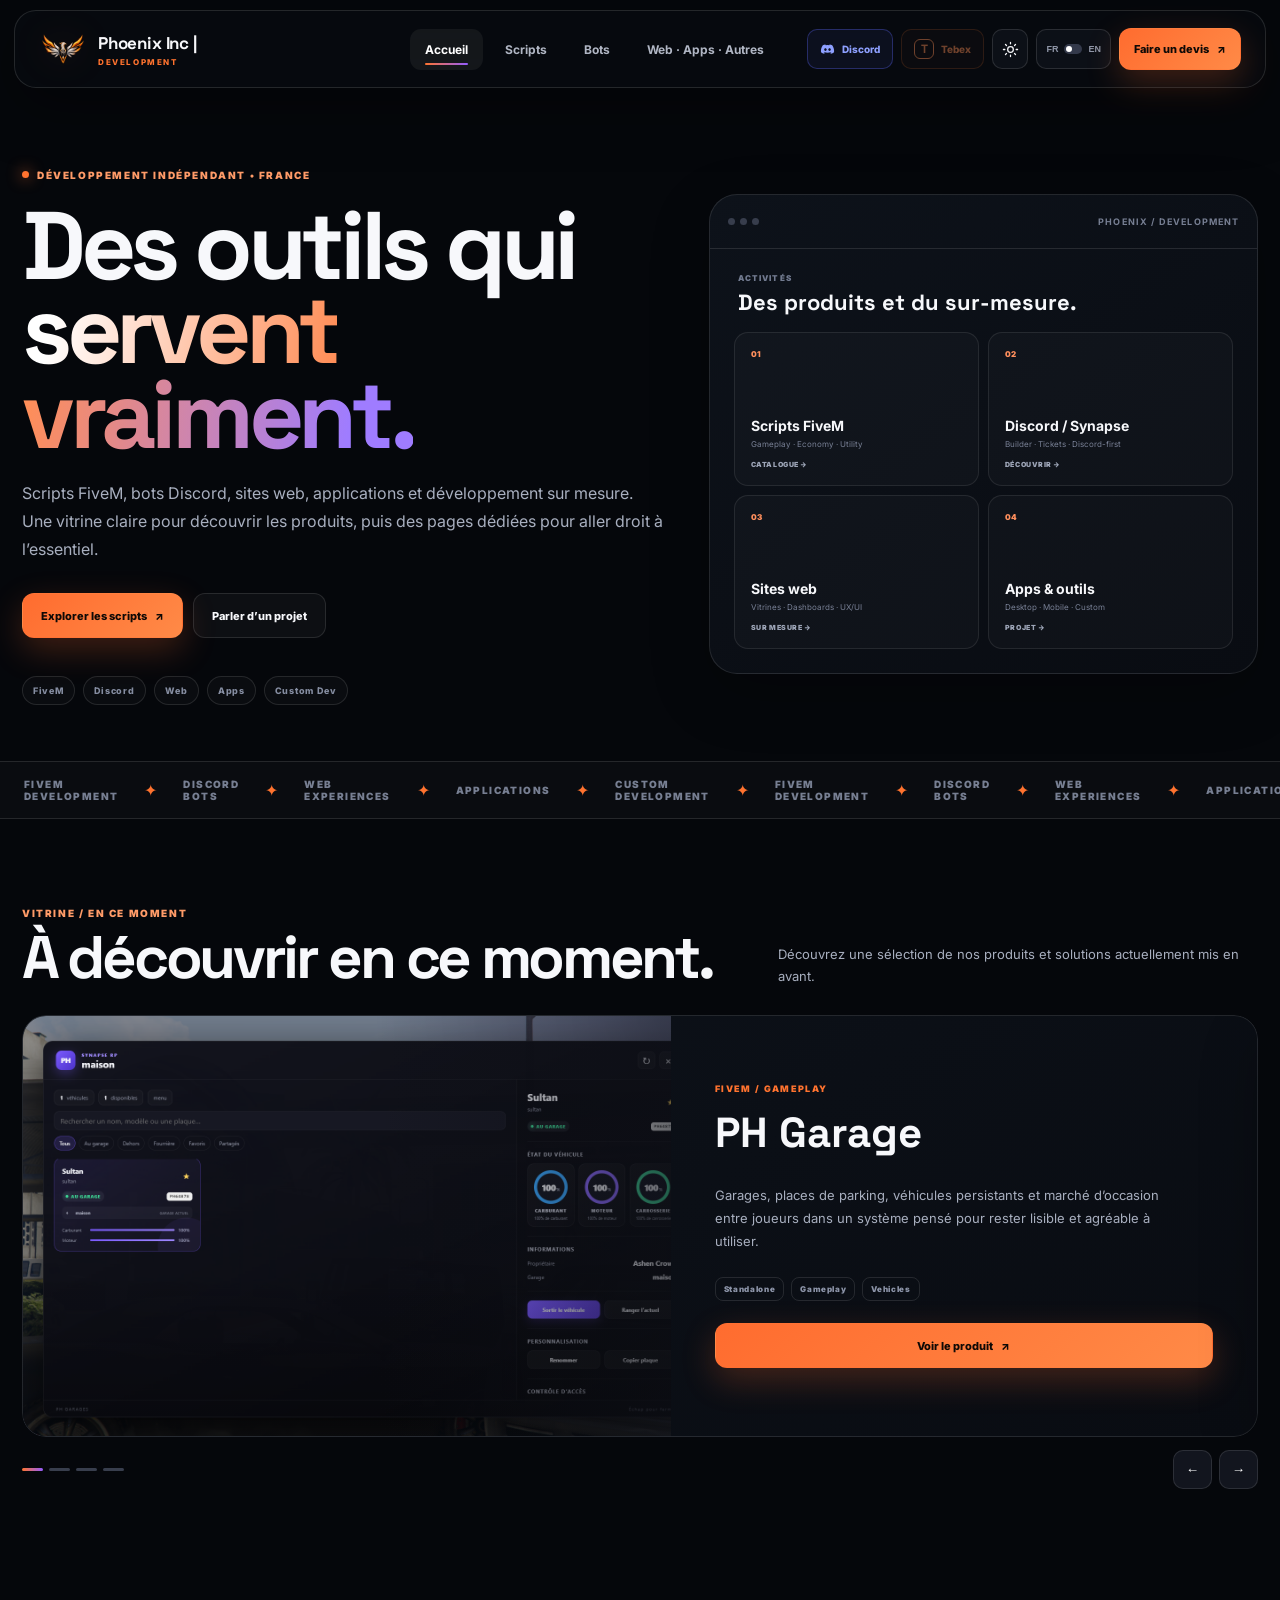
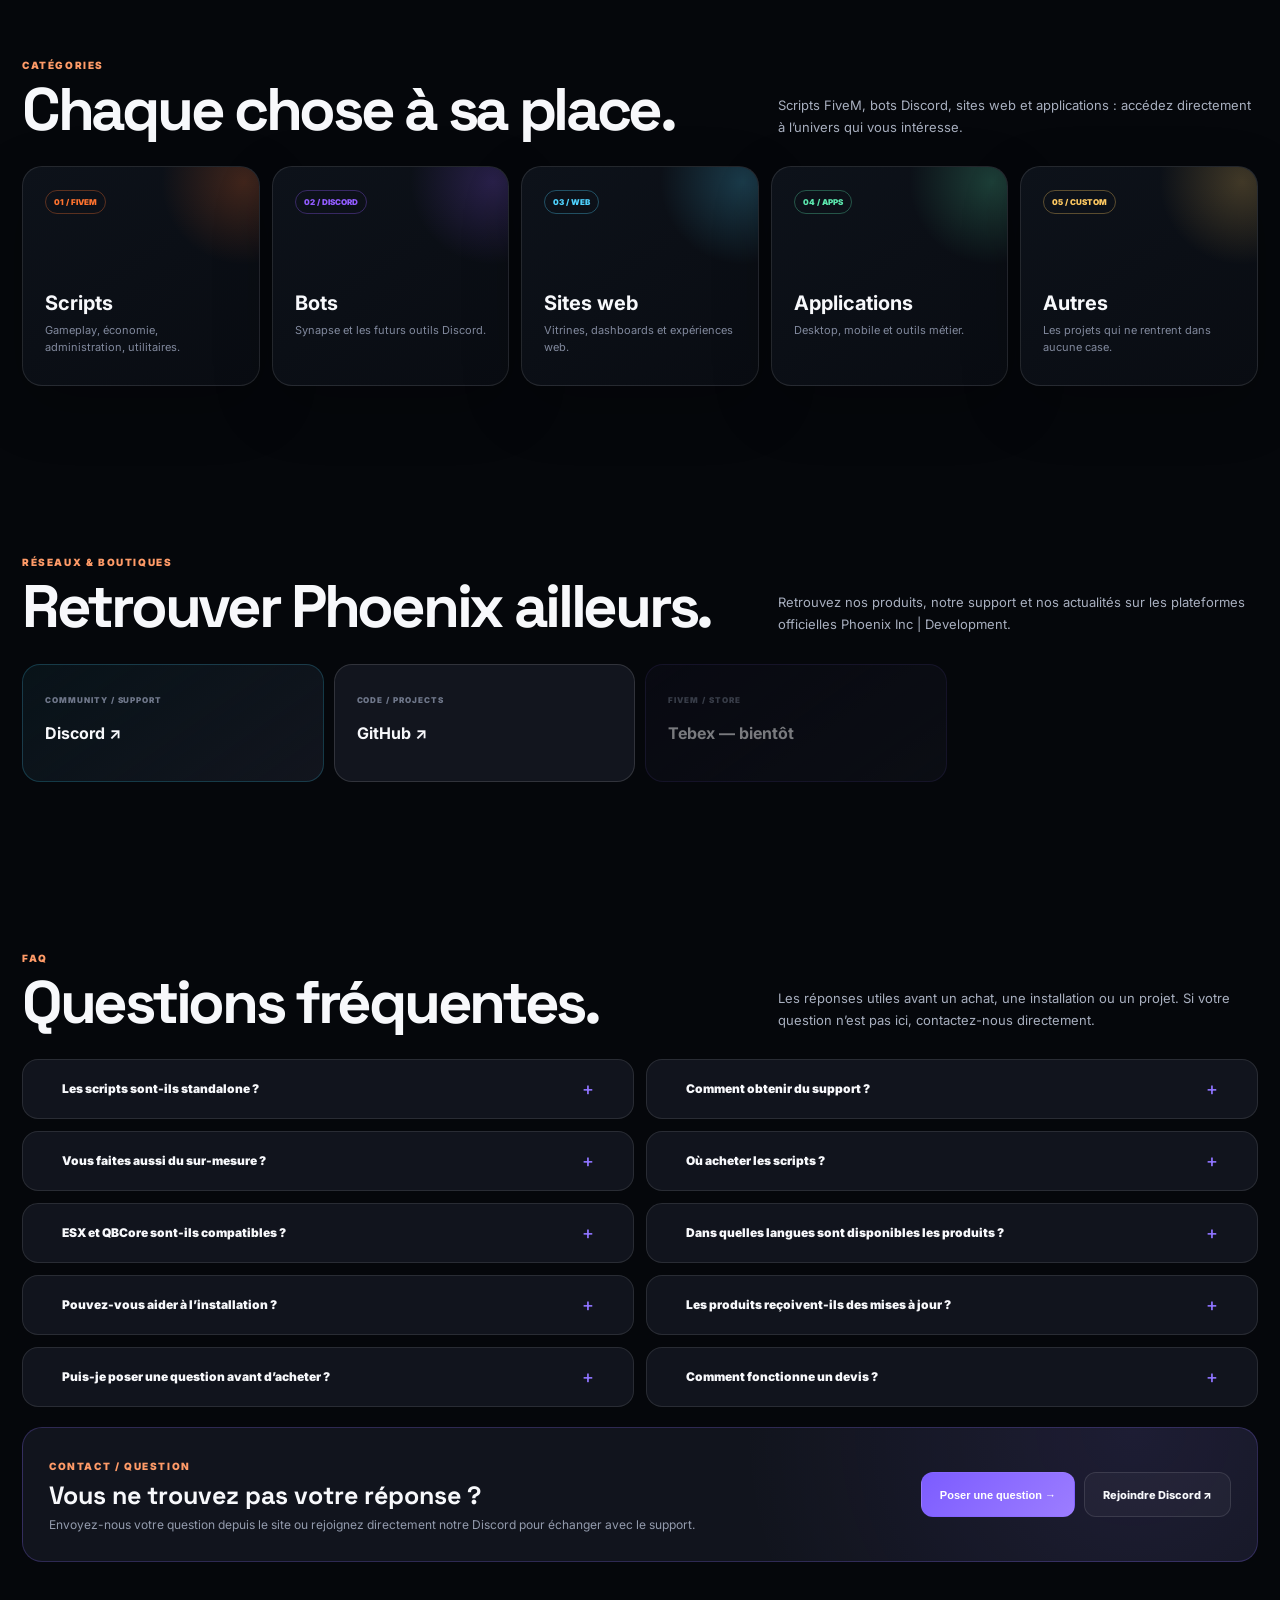
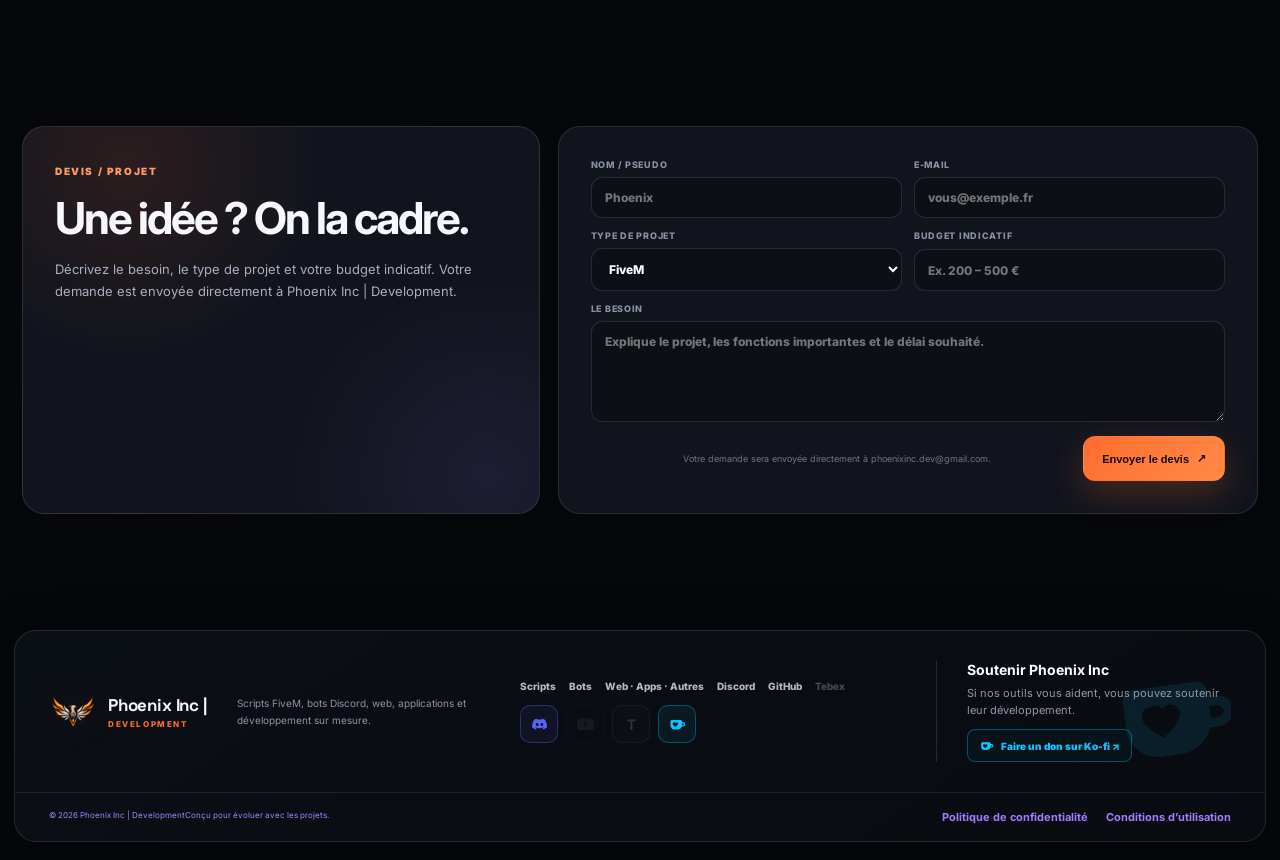
<file: index.html>
<!DOCTYPE html>
<html lang="fr">
<head>
  <meta charset="UTF-8">
  <meta name="viewport" content="width=device-width,initial-scale=1">
  <meta name="theme-color" content="#0a0b10">
  <link rel="icon" href="./assets/favicon.ico" sizes="any">
  <link rel="icon" href="./assets/favicon.svg" type="image/svg+xml">
  <meta name="description" content="Phoenix Inc. Development — scripts FiveM, bots Discord, sites web, applications et développement sur mesure.">
  <title>Phoenix Inc. Development</title>
  <link rel="preconnect" href="https://fonts.googleapis.com">
  <link rel="preconnect" href="https://fonts.gstatic.com" crossorigin>
  <link href="https://fonts.googleapis.com/css2?family=Inter:wght@400;500;600;700;800;900&family=Space+Grotesk:wght@500;600;700&display=swap" rel="stylesheet">
  <link rel="stylesheet" href="catalog.css">
</head>
<body class="v2-page v2-home">
<header class="v2-header" data-site-header>
  <a class="v2-brand" href="index.html" aria-label="Phoenix Inc. Development"><img src="./assets/logo-phoenix-ph.png" alt=""><span><b>Phoenix Inc.</b><small>Development</small></span></a>
  <nav class="v2-nav" aria-label="Navigation principale"><a href="index.html" class="active" data-v2-i18n="nav.home">Accueil</a><a href="scripts.html" data-v2-i18n="nav.scripts">Scripts</a><a href="bots.html" data-v2-i18n="nav.bots">Bots</a><a href="services.html" data-v2-i18n="nav.services">Web · Apps · Autres</a></nav>
  <div class="v2-header-actions"><a class="v2-icon-link" data-config-link="discordUrl" target="_blank" rel="noopener">Discord ↗</a><button class="v2-lang" type="button" data-lang-toggle-v2 aria-label="Changer de langue"><span>FR</span><i></i><span>EN</span></button><a class="v2-btn v2-btn-small v2-btn-primary" href="#quote"><span data-v2-i18n="nav.quote">Faire un devis</span> ↗</a><button class="v2-menu" type="button" data-menu-toggle aria-label="Menu"><span></span><span></span></button></div>
</header>
<main>
  <section class="v2-shell v2-hero">
    <div class="v2-hero-copy">
      <span class="v2-eyebrow" data-v2-i18n="home.eyebrow">Développement indépendant • France</span>
      <h1><span data-v2-i18n="home.line1">Des outils qui</span><br><span class="v2-gradient" data-v2-i18n="home.line2">servent vraiment.</span></h1>
      <p data-v2-i18n="home.lead">Scripts FiveM, bots Discord, sites web, applications et développement sur mesure. Une vitrine claire pour découvrir les produits, puis des pages dédiées pour aller droit à l’essentiel.</p>
      <div class="v2-hero-actions"><a class="v2-btn v2-btn-primary" href="scripts.html"><span data-v2-i18n="home.ctaScripts">Explorer les scripts</span> ↗</a><a class="v2-btn v2-btn-ghost" href="#quote"><span data-v2-i18n="home.ctaQuote">Parler d’un projet</span></a></div>
      <div class="v2-hero-tags"><span>FiveM</span><span>Discord</span><span>Web</span><span>Apps</span><span>Custom Dev</span></div>
    </div>
    <div class="v2-hero-visual" aria-hidden="true"><div class="v2-studio-panel"><div class="v2-studio-top"><span><i></i><i></i><i></i></span><b>PHOENIX / STUDIO</b></div><div class="v2-studio-core"><img src="./assets/logo-phoenix-ph.png" alt=""></div><span class="v2-orbit-label ol1">FIVEM / SYSTEMS</span><span class="v2-orbit-label ol2">DISCORD / SYNAPSE</span><span class="v2-orbit-label ol3">WEB / UX UI</span><span class="v2-orbit-label ol4">APPS / CUSTOM</span><div class="v2-studio-bottom"><span>01<b>BUILD</b></span><span>02<b>SHIP</b></span><span>03<b>SUPPORT</b></span></div></div></div>
  </section>
  <div class="v2-marquee"><div class="v2-marquee-track"><span>FIVEM DEVELOPMENT</span><i>✦</i><span>DISCORD BOTS</span><i>✦</i><span>WEB EXPERIENCES</span><i>✦</i><span>APPLICATIONS</span><i>✦</i><span>CUSTOM DEVELOPMENT</span><i>✦</i><span>FIVEM DEVELOPMENT</span><i>✦</i><span>DISCORD BOTS</span><i>✦</i><span>WEB EXPERIENCES</span><i>✦</i><span>APPLICATIONS</span><i>✦</i><span>CUSTOM DEVELOPMENT</span><i>✦</i></div></div>

  <section class="v2-section v2-shell">
    <div class="v2-section-head"><div><span class="v2-kicker" data-v2-i18n="home.showcaseKicker">VITRINE / EN CE MOMENT</span><h2 data-v2-i18n="home.showcaseTitle">Un aperçu. Pas tout le catalogue.</h2></div><p data-v2-i18n="home.showcaseCopy">Le carrousel mélange produits, bot et prestations. Pour chercher précisément, les catégories dédiées prennent le relais.</p></div>
    <div class="v2-showcase" data-showcase><div class="v2-showcase-window"><div class="v2-showcase-track">
      <article class="v2-spotlight-card"><div class="v2-spotlight-media"><img src="./assets/ph-garage-ui.png" alt="PH Garage"></div><div class="v2-spotlight-copy"><small>FIVEM / GAMEPLAY</small><h3>PH Garage</h3><p data-v2-i18n="home.garage">Garages, places de parking, véhicules persistants et marché d’occasion entre joueurs dans un système pensé pour rester lisible et agréable à utiliser.</p><div class="v2-spotlight-meta"><span class="v2-tag">Standalone</span><span class="v2-tag">Gameplay</span><span class="v2-tag">Vehicles</span></div><a class="v2-btn v2-btn-primary" href="scripts.html?product=ph-garage"><span data-v2-i18n="home.viewProduct">Voir le produit</span> ↗</a></div></article>
      <article class="v2-spotlight-card"><div class="v2-spotlight-media"><img src="./assets/ph-banking-ui.png" alt="PH Banking"></div><div class="v2-spotlight-copy"><small>FIVEM / ECONOMY</small><h3>PH Banking</h3><p data-v2-i18n="home.banking">Banque complète avec comptes, cartes, virements, factures, épargne et outils financiers, réunis dans une interface cohérente.</p><div class="v2-spotlight-meta"><span class="v2-tag">Standalone</span><span class="v2-tag">Economy</span><span class="v2-tag">Banking</span></div><a class="v2-btn v2-btn-primary" href="scripts.html?product=ph-banking"><span data-v2-i18n="home.viewProduct">Voir le produit</span> ↗</a></div></article>
      <article class="v2-spotlight-card"><div class="v2-spotlight-media"><div class="v2-bot-visual" style="height:100%;border:0;border-radius:0"><img src="./assets/logo-phoenix-ph.png" alt=""><span class="v2-bot-pill bp1">BUILDER</span><span class="v2-bot-pill bp2">TICKETS</span><span class="v2-bot-pill bp3">MODERATION</span><span class="v2-bot-pill bp4">INTERSERVER</span></div></div><div class="v2-spotlight-copy"><small>DISCORD / ALL-IN-ONE</small><h3>Synapse</h3><p data-v2-i18n="home.synapse">Builder de serveur, tickets, modération, sécurité, communauté et Interserver dans une même plateforme Discord.</p><div class="v2-spotlight-meta"><span class="v2-tag">Builder</span><span class="v2-tag">Moderation</span><span class="v2-tag">Dashboard</span></div><a class="v2-btn v2-btn-violet" href="bots.html"><span data-v2-i18n="home.discoverBot">Découvrir le bot</span> ↗</a></div></article>
      <article class="v2-spotlight-card"><div class="v2-spotlight-media"><div class="v2-bot-visual" style="height:100%;border:0;border-radius:0;background:radial-gradient(circle at 30% 35%,rgba(66,216,255,.18),transparent 30%),radial-gradient(circle at 70% 65%,rgba(255,107,44,.15),transparent 28%),#10131b"><div style="font:900 58px/1 'Space Grotesk';letter-spacing:-.06em">WEB<span style="color:#42d8ff">+</span>APP</div></div></div><div class="v2-spotlight-copy"><small>PRESTATIONS / SUR MESURE</small><h3 data-v2-i18n="home.serviceTitle">Web, apps & autres</h3><p data-v2-i18n="home.serviceCopy">Site vitrine, dashboard, application ou idée atypique : le projet part du besoin, pas d’un template imposé.</p><div class="v2-spotlight-meta"><span class="v2-tag">Responsive</span><span class="v2-tag">UX/UI</span><span class="v2-tag">Custom</span></div><a class="v2-btn v2-btn-ghost" href="services.html"><span data-v2-i18n="home.servicesCta">Voir les prestations</span> ↗</a></div></article>
    </div></div><div class="v2-showcase-controls"><div class="v2-showcase-dots" data-showcase-dots></div><div class="v2-showcase-arrows"><button type="button" data-showcase-prev aria-label="Précédent">←</button><button type="button" data-showcase-next aria-label="Suivant">→</button></div></div></div>
  </section>

  <section class="v2-section v2-shell"><div class="v2-section-head"><div><span class="v2-kicker" data-v2-i18n="home.categoriesKicker">CATÉGORIES</span><h2 data-v2-i18n="home.categoriesTitle">Chaque chose à sa place.</h2></div><p data-v2-i18n="home.categoriesCopy">Plus besoin de descendre toute la page pour trouver ce que tu cherches. Choisis une famille, puis filtre dedans.</p></div><div class="v2-category-grid"><a class="v2-category-card orange" href="scripts.html"><span>01 / FIVEM</span><h3 data-v2-i18n="home.catScripts">Scripts</h3><p data-v2-i18n="home.catScriptsCopy">Gameplay, économie, administration, utilitaires.</p></a><a class="v2-category-card violet" href="bots.html"><span>02 / DISCORD</span><h3 data-v2-i18n="home.catBots">Bots</h3><p data-v2-i18n="home.catBotsCopy">Synapse et les futurs outils Discord.</p></a><a class="v2-category-card cyan" href="services.html#web"><span>03 / WEB</span><h3>Sites web</h3><p data-v2-i18n="home.catWebCopy">Vitrines, dashboards et expériences web.</p></a><a class="v2-category-card green" href="services.html#apps"><span>04 / APPS</span><h3>Applications</h3><p data-v2-i18n="home.catAppsCopy">Desktop, mobile et outils métier.</p></a><a class="v2-category-card yellow" href="services.html#custom"><span>05 / CUSTOM</span><h3 data-v2-i18n="home.catCustom">Autres</h3><p data-v2-i18n="home.catCustomCopy">Les projets qui ne rentrent dans aucune case.</p></a></div></section>

  <section class="v2-section v2-shell"><div class="v2-section-head"><div><span class="v2-kicker" data-v2-i18n="home.networkKicker">RÉSEAUX & BOUTIQUES</span><h2 data-v2-i18n="home.networkTitle">Retrouver Phoenix ailleurs.</h2></div><p data-v2-i18n="home.networkCopy">Support, code, boutique et soutien réunis dans un seul endroit.</p></div><div class="v2-social-grid"><a class="v2-social-card discord" data-config-link="discordUrl" target="_blank" rel="noopener"><small>COMMUNITY / SUPPORT</small><b>Discord ↗</b></a><a class="v2-social-card github" data-config-link="githubUrl" target="_blank" rel="noopener"><small>CODE / PROJECTS</small><b>GitHub ↗</b></a><a class="v2-social-card tebex" data-config-link="tebexUrl" target="_blank" rel="noopener"><small>FIVEM / STORE</small><b data-v2-i18n="home.tebex">Tebex — bientôt</b></a><a class="v2-social-card tipeee" data-config-link="tipeeeUrl" target="_blank" rel="noopener"><small>SUPPORT / CREATOR</small><b data-v2-i18n="home.tipeee">Tipeee — lien à ajouter</b></a></div></section>

  <section class="v2-section v2-shell"><div class="v2-section-head"><div><span class="v2-kicker">FAQ</span><h2 data-v2-i18n="home.faqTitle">Avant de demander.</h2></div><p data-v2-i18n="home.faqCopy">Les réponses rapides restent ici. Pour un problème précis, Discord prend le relais.</p></div><div class="v2-faq"><details><summary data-v2-i18n="faq.q1">Les scripts sont-ils standalone ?</summary><p data-v2-i18n="faq.a1">La compatibilité est indiquée sur chaque fiche. Phoenix Inc. privilégie des systèmes autonomes ou clairement documentés.</p></details><details><summary data-v2-i18n="faq.q2">Comment obtenir du support ?</summary><p data-v2-i18n="faq.a2">Le Discord centralise le support, les questions avant achat et le suivi des projets.</p></details><details><summary data-v2-i18n="faq.q3">Vous faites aussi du sur-mesure ?</summary><p data-v2-i18n="faq.a3">Oui. FiveM, Discord, web, applications ou besoin atypique : le devis sert justement à cadrer le projet.</p></details><details><summary data-v2-i18n="faq.q4">Où acheter les scripts ?</summary><p data-v2-i18n="faq.a4">Les produits commerciaux seront reliés à Tebex dès que leurs packages seront publiés.</p></details></div></section>

  <section class="v2-section v2-shell" id="quote"><div class="v2-quote"><div class="v2-quote-copy"><span class="v2-kicker" data-v2-i18n="quote.kicker">DEVIS / PROJET</span><h2 data-v2-i18n="quote.title">Une idée ? On la cadre.</h2><p data-v2-i18n="quote.copy">Décris le besoin, le type de projet et ton budget indicatif. Le bouton prépare un e-mail propre avec toutes les informations.</p></div><form class="v2-quote-form" data-quote-form><div class="v2-form-grid"><label><span data-v2-i18n="quote.name">Nom / pseudo</span><input name="name" required placeholder="Phoenix"></label><label><span data-v2-i18n="quote.email">E-mail</span><input type="email" name="email" required placeholder="vous@exemple.fr"></label><label><span data-v2-i18n="quote.type">Type de projet</span><select name="type"><option>FiveM</option><option>Discord Bot</option><option>Site web</option><option>Application</option><option>Autre</option></select></label><label><span data-v2-i18n="quote.budget">Budget indicatif</span><input name="budget" placeholder="Ex. 200 – 500 €"></label><label class="full"><span data-v2-i18n="quote.message">Le besoin</span><textarea name="message" rows="5" required placeholder="Explique le projet, les fonctions importantes et le délai souhaité."></textarea></label></div><div class="v2-form-bottom"><p data-v2-i18n="quote.note">Aucune donnée n’est stockée ici : le formulaire prépare simplement ton e-mail.</p><button class="v2-btn v2-btn-primary" type="submit"><span data-v2-i18n="quote.send">Préparer le devis</span> ↗</button></div></form></div></section>
</main>
<footer class="v2-footer"><div class="v2-footer-main"><a class="v2-brand" href="index.html"><img src="./assets/logo-phoenix-ph.png" alt=""><span><b>Phoenix Inc.</b><small>Development</small></span></a><p data-v2-i18n="footer.copy">Scripts FiveM, bots Discord, web, applications et développement sur mesure.</p><div class="v2-footer-links"><a href="scripts.html" data-v2-i18n="nav.scripts">Scripts</a><a href="bots.html" data-v2-i18n="nav.bots">Bots</a><a href="services.html" data-v2-i18n="nav.services">Web · Apps · Autres</a><a data-config-link="discordUrl" target="_blank" rel="noopener">Discord</a><a data-config-link="githubUrl" target="_blank" rel="noopener">GitHub</a></div></div><div class="v2-footer-bottom"><span>© 2026 Phoenix Inc. Development</span><span data-v2-i18n="footer.note">Conçu pour évoluer avec les projets.</span></div></footer>
<script src="config.js"></script><script src="catalog-data.js"></script><script src="catalog.js"></script>
</body></html>
</file>
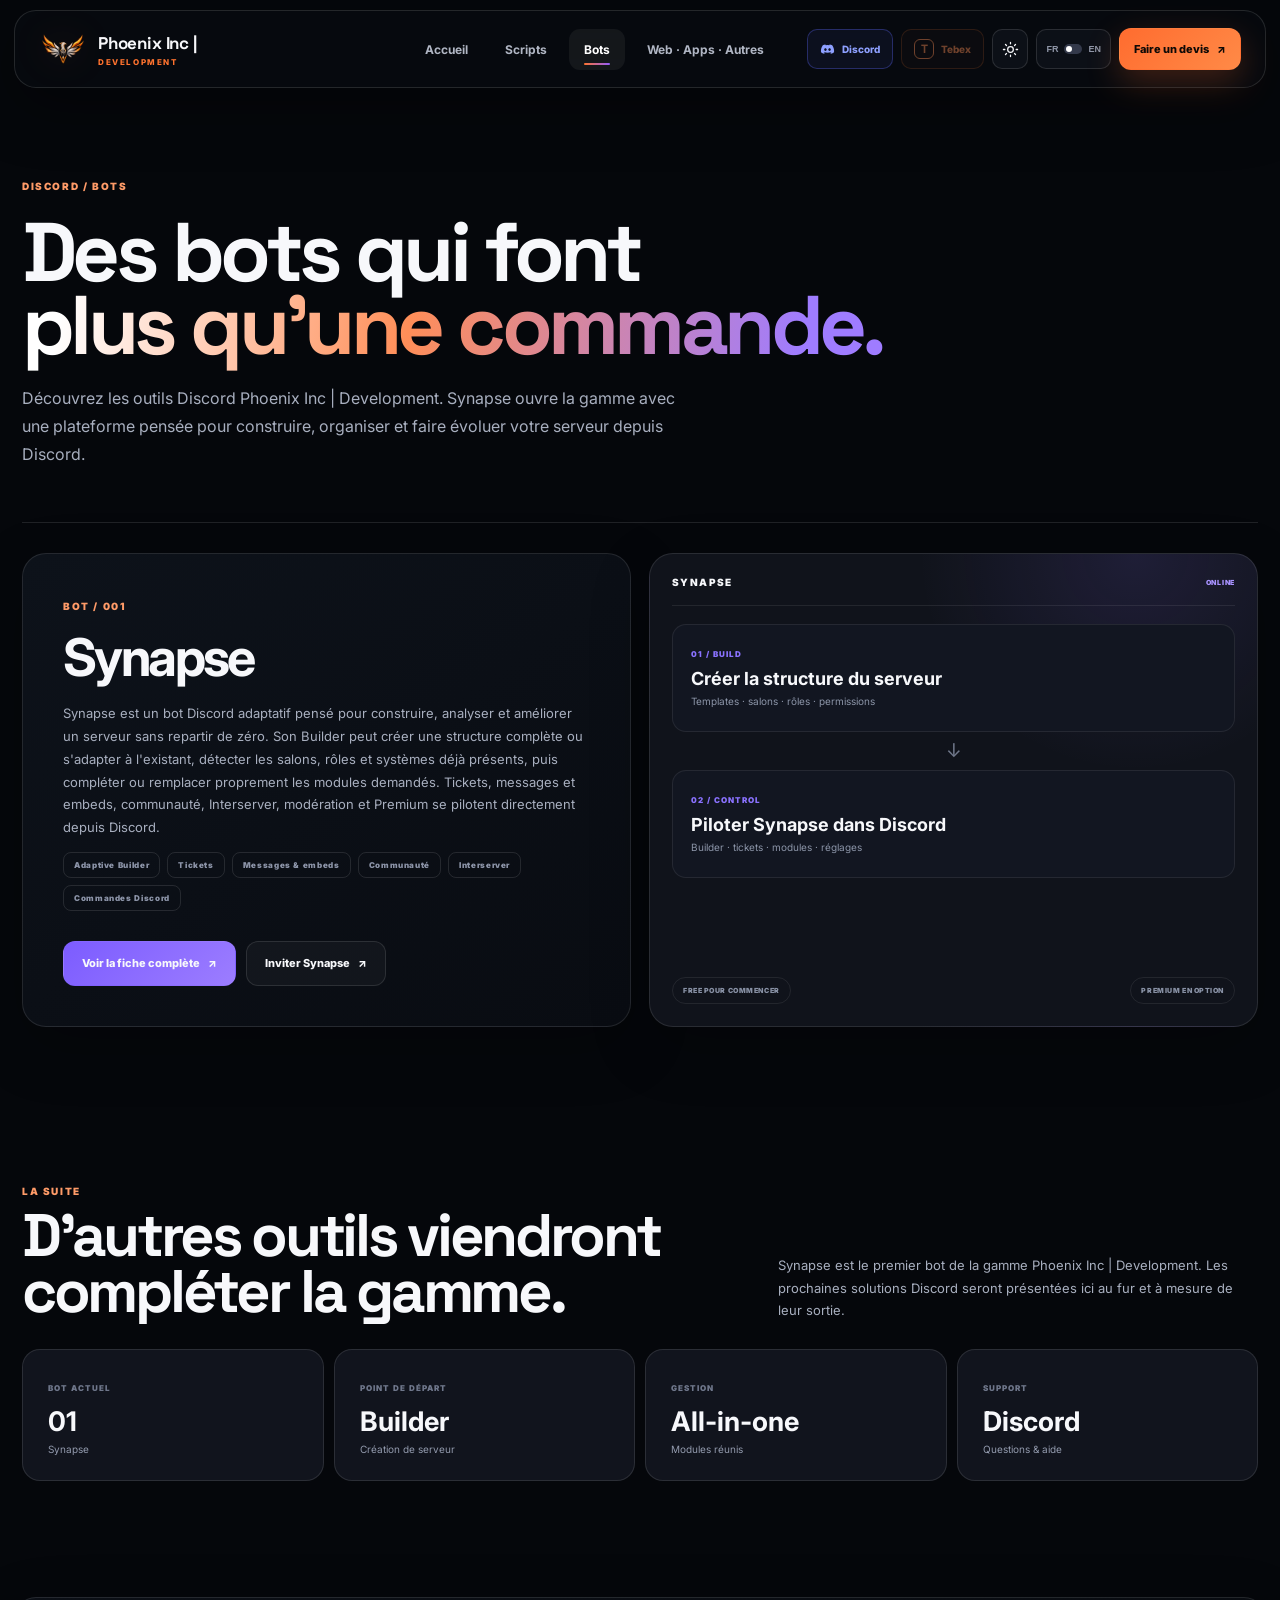
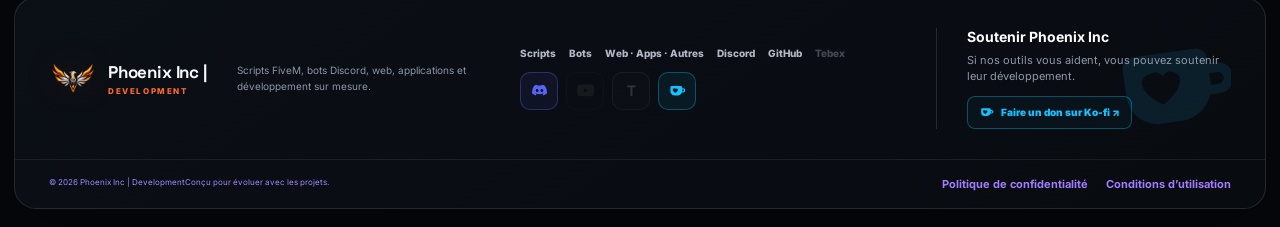
<file: bots.html>
<!DOCTYPE html>
<html lang="fr">
<head>
  <meta charset="UTF-8">
  <meta name="viewport" content="width=device-width,initial-scale=1">
  <meta name="theme-color" content="#0a0b10">
  <link rel="icon" href="./assets/favicon.ico" sizes="any">
  <link rel="icon" href="./assets/favicon.svg" type="image/svg+xml">
  <meta name="description" content="Bots Discord Phoenix Inc | Development — Synapse et futurs outils.">
  <title>Bots — Phoenix Inc | Development</title>
  <link rel="preconnect" href="https://fonts.googleapis.com">
  <link rel="preconnect" href="https://fonts.gstatic.com" crossorigin>
  <link href="https://fonts.googleapis.com/css2?family=Inter:wght@400;500;600;700;800;900&family=Space+Grotesk:wght@500;600;700&display=swap" rel="stylesheet">
  <link rel="stylesheet" href="catalog.css">
  <link rel="stylesheet" href="bots-refresh.css?v=20260816-0059">
</head>
<body class="v2-page v2-bots">
<header class="v2-header" data-site-header>
  <a class="v2-brand" href="index.html" aria-label="Phoenix Inc | Development"><img src="./assets/logo-phoenix-ph.png" alt=""><span><b>Phoenix Inc |</b><small>Development</small></span></a>
  <nav class="v2-nav" aria-label="Navigation principale"><a href="index.html" data-v2-i18n="nav.home">Accueil</a><a href="scripts.html" data-v2-i18n="nav.scripts">Scripts</a><a href="bots.html" class="active" data-v2-i18n="nav.bots">Bots</a><a href="services.html" data-v2-i18n="nav.services">Web · Apps · Autres</a></nav>
  <div class="v2-header-actions"><a class="v2-icon-link" data-config-link="discordUrl" target="_blank" rel="noopener">Discord ↗</a><button class="v2-lang" type="button" data-lang-toggle-v2 aria-label="Changer de langue"><span>FR</span><i></i><span>EN</span></button><a class="v2-btn v2-btn-small v2-btn-primary" href="index.html#quote"><span data-v2-i18n="nav.quote">Faire un devis</span> ↗</a><button class="v2-menu" type="button" data-menu-toggle aria-label="Menu"><span></span><span></span></button></div>
</header>
<main>
  <section class="v2-page-hero v2-shell"><span class="v2-kicker">DISCORD / BOTS</span><h1><span data-v2-i18n="bots.title1">Des bots qui font</span><br><span class="v2-gradient" data-v2-i18n="bots.title2">plus qu’une commande.</span></h1><p data-v2-i18n="bots.lead">Découvrez les outils Discord Phoenix Inc | Development. Synapse ouvre la gamme avec une plateforme pensée pour construire, organiser et faire évoluer votre serveur depuis Discord.</p></section>
  <section class="v2-shell v2-bot-hero-card">
    <div class="v2-bot-copy"><span class="v2-kicker">BOT / 001</span><h2>Synapse</h2><p data-v2-i18n="bots.synapseCopy">Synapse est un bot Discord adaptatif pensé pour construire, analyser et améliorer un serveur sans repartir de zéro.</p><div class="v2-product-tags"><span class="v2-tag">Adaptive Builder</span><span class="v2-tag">Tickets</span><span class="v2-tag">Messages & embeds</span><span class="v2-tag">Communauté</span><span class="v2-tag">Interserver</span><span class="v2-tag">Commandes Discord</span></div><div class="v2-hero-actions"><a class="v2-btn v2-btn-violet" href="synapse-bot.html"><span data-v2-i18n="bots.details">Voir la fiche complète</span> ↗</a><a class="v2-btn v2-btn-ghost" data-config-link="synapseInviteUrl" target="_blank" rel="noopener"><span data-v2-i18n="bots.invite">Inviter Synapse</span> ↗</a></div></div>
    <div class="v2-bot-visual" aria-hidden="true"></div>
  </section>
  <section class="v2-section v2-shell"><div class="v2-section-head"><div><span class="v2-kicker" data-v2-i18n="bots.futureKicker">LA SUITE</span><h2 data-v2-i18n="bots.futureTitle">D’autres outils viendront compléter la gamme.</h2></div><p data-v2-i18n="bots.futureCopy">Synapse est le premier bot de la gamme Phoenix Inc | Development. Les prochaines solutions Discord seront présentées ici au fur et à mesure de leur sortie.</p></div><div class="v2-stats"><div class="v2-stat"><small>BOT ACTUEL</small><strong>01</strong><span>Synapse</span></div><div class="v2-stat"><small>POINT DE DÉPART</small><strong>Builder</strong><span data-v2-i18n="bots.stat1">Création de serveur</span></div><div class="v2-stat"><small>GESTION</small><strong>All-in-one</strong><span data-v2-i18n="bots.stat2">Modules réunis</span></div><div class="v2-stat"><small>SUPPORT</small><strong>Discord</strong><span data-v2-i18n="bots.stat3">Questions & aide</span></div></div></section>
</main>
<footer class="v2-footer"><div class="v2-footer-main"><a class="v2-brand" href="index.html"><img src="./assets/logo-phoenix-ph.png" alt=""><span><b>Phoenix Inc |</b><small>Development</small></span></a><p data-v2-i18n="footer.copy">Scripts FiveM, bots Discord, web, applications et développement sur mesure.</p><div class="v2-footer-links"><a href="scripts.html" data-v2-i18n="nav.scripts">Scripts</a><a href="bots.html" data-v2-i18n="nav.bots">Bots</a><a href="services.html" data-v2-i18n="nav.services">Web · Apps · Autres</a><a data-config-link="discordUrl" target="_blank" rel="noopener">Discord</a><a data-config-link="githubUrl" target="_blank" rel="noopener">GitHub</a></div></div><div class="v2-footer-bottom"><span>© 2026 Phoenix Inc | Development</span><span data-v2-i18n="footer.note">Conçu pour évoluer avec les projets.</span></div></footer>
<script src="config.js"></script><script src="bots-page.js?v=20260816-0059"></script><script src="bots-refresh.js?v=20260816-0059"></script><script src="legal-links.js?v=20260816-0059"></script>
</body></html>
</file>
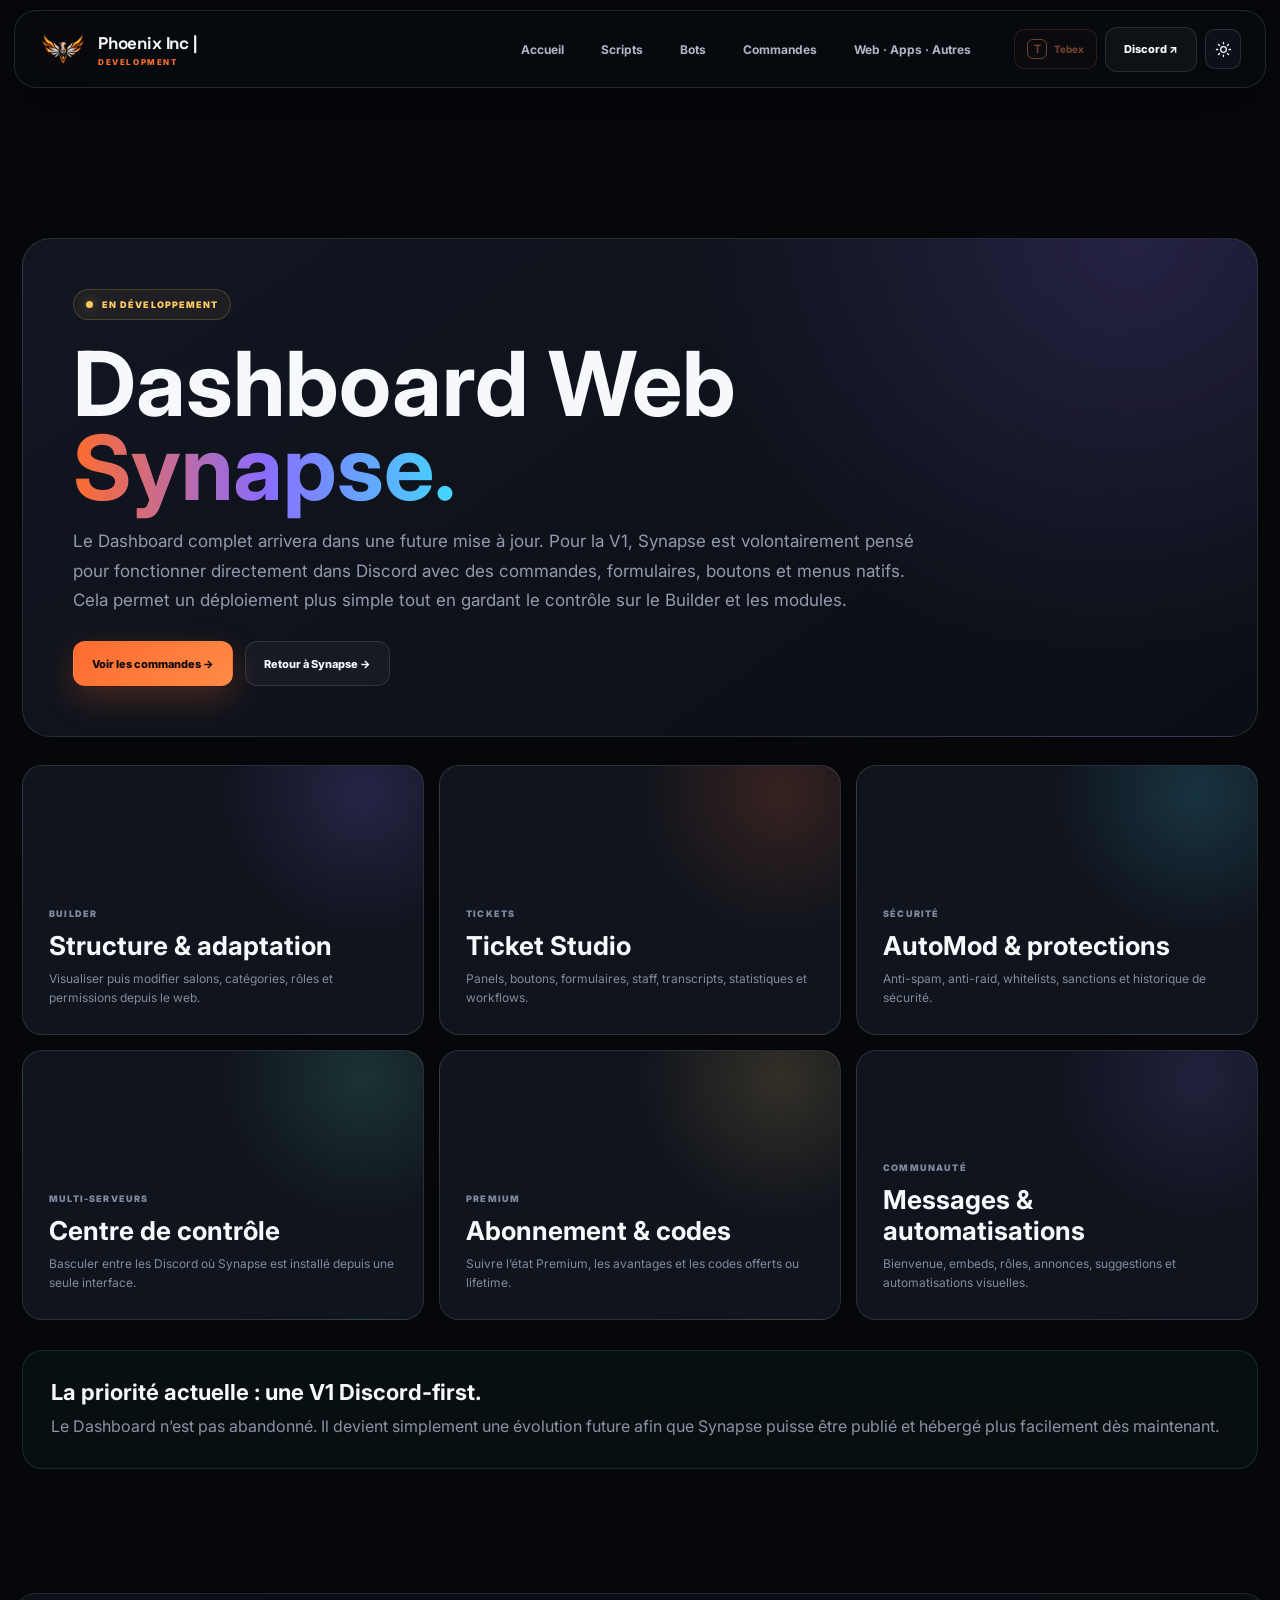
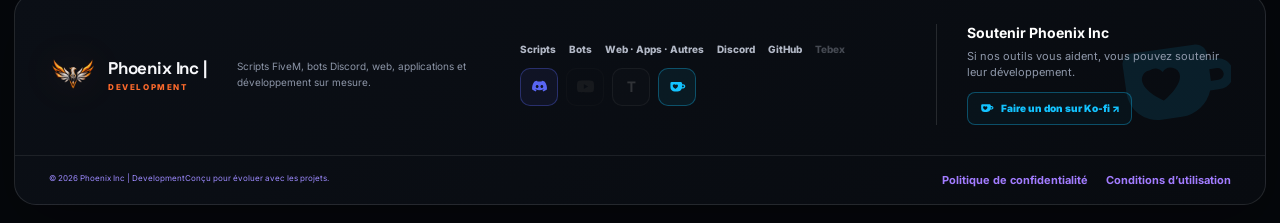
<file: dashboard.html>
<!DOCTYPE html>
<html lang="fr" data-theme="dark">
<head>
  <meta charset="UTF-8">
  <meta name="viewport" content="width=device-width,initial-scale=1">
  <meta name="theme-color" content="#0a0b10">
  <link rel="icon" href="./assets/favicon.ico" sizes="any">
  <link rel="icon" href="./assets/favicon.svg" type="image/svg+xml">
  <meta name="description" content="Le Dashboard Web Synapse est en développement. La V1 de Synapse se configure directement dans Discord.">
  <title>Dashboard Synapse — Prochainement — Phoenix Inc | Development</title>
  <link rel="preconnect" href="https://fonts.googleapis.com">
  <link rel="preconnect" href="https://fonts.gstatic.com" crossorigin>
  <link href="https://fonts.googleapis.com/css2?family=Inter:wght@400;500;600;700;800;900&family=Space+Grotesk:wght@500;600;700&display=swap" rel="stylesheet">
  <link rel="stylesheet" href="catalog.css">
  <style>
    .future-shell{width:min(1450px,calc(100% - 44px));margin:0 auto;padding:150px 0 90px}.future-hero{padding:50px;border:1px solid var(--line);border-radius:28px;background:radial-gradient(circle at 90% 0,rgba(139,108,255,.18),transparent 36%),linear-gradient(145deg,#121621,#0b0e14)}.future-status{display:inline-flex;align-items:center;gap:9px;padding:9px 12px;border:1px solid rgba(255,202,98,.2);border-radius:999px;background:rgba(255,202,98,.06);color:#ffca62;font-size:9px;font-weight:900;letter-spacing:.12em}.future-status i{width:7px;height:7px;border-radius:50%;background:#ffca62;box-shadow:0 0 12px rgba(255,202,98,.5)}.future-hero h1{margin:22px 0 16px;font-size:clamp(54px,7vw,96px);line-height:.94}.future-hero h1 span{background:linear-gradient(90deg,#ff6b2c,#8b6cff,#42d8ff);-webkit-background-clip:text;background-clip:text;color:transparent}.future-hero p{max-width:850px;color:#929bad;font-size:17px;line-height:1.72}.future-actions{display:flex;flex-wrap:wrap;gap:12px;margin-top:26px}.future-grid{display:grid;grid-template-columns:repeat(3,1fr);gap:15px;margin-top:28px}.future-card{min-height:270px;padding:26px;border:1px solid var(--line);border-radius:20px;background:#10141d;display:flex;flex-direction:column;justify-content:flex-end}.future-card:nth-child(1){background:radial-gradient(circle at 85% 10%,rgba(139,108,255,.18),transparent 34%),#10141d}.future-card:nth-child(2){background:radial-gradient(circle at 85% 10%,rgba(255,107,44,.16),transparent 34%),#10141d}.future-card:nth-child(3){background:radial-gradient(circle at 85% 10%,rgba(66,216,255,.16),transparent 34%),#10141d}.future-card:nth-child(4){background:radial-gradient(circle at 85% 10%,rgba(89,227,173,.15),transparent 34%),#10141d}.future-card:nth-child(5){background:radial-gradient(circle at 85% 10%,rgba(255,202,98,.15),transparent 34%),#10141d}.future-card:nth-child(6){background:radial-gradient(circle at 85% 10%,rgba(139,108,255,.14),transparent 34%),#10141d}.future-card small{color:#7e899d;font-size:9px;font-weight:900;letter-spacing:.13em}.future-card h2{margin:11px 0 8px;font-size:26px}.future-card p{margin:0;color:#818b9e;font-size:12px;line-height:1.65}.future-note{margin-top:30px;padding:28px;border:1px solid rgba(89,227,173,.14);border-radius:20px;background:rgba(89,227,173,.04)}.future-note h3{margin:0 0 8px;font-size:22px}.future-note p{margin:0;color:#8993a5;line-height:1.65}:root[data-theme="light"] .future-hero,:root[data-theme="light"] .future-card,:root[data-theme="light"] .future-note{background:#fff!important;color:#171d2a;border-color:rgba(18,24,38,.10)!important}:root[data-theme="light"] .future-hero p,:root[data-theme="light"] .future-card p,:root[data-theme="light"] .future-note p{color:#667087!important}@media(max-width:950px){.future-grid{grid-template-columns:repeat(2,1fr)}}@media(max-width:650px){.future-shell{width:min(100% - 24px,1450px);padding-top:120px}.future-hero{padding:30px}.future-grid{grid-template-columns:1fr}.future-hero h1{font-size:54px}}
  </style>
</head>
<body class="v2-page v2-dashboard-future-page">
  <header class="v2-header">
    <a class="v2-brand" href="index.html"><img src="./assets/logo-phoenix-ph.png" alt=""><span><b>Phoenix Inc |</b><small>Development</small></span></a>
    <nav class="v2-nav"><a href="index.html">Accueil</a><a href="scripts.html">Scripts</a><a href="bots.html">Bots</a><a href="synapse-commands.html">Commandes</a><a href="services.html">Web · Apps · Autres</a></nav>
    <div class="v2-header-actions"><a class="v2-btn v2-btn-ghost" href="https://discord.gg/xfWVss2KCv" target="_blank" rel="noopener">Discord ↗</a><button class="v2-menu" type="button">☰</button></div>
  </header>

  <main class="future-shell">
    <section class="future-hero">
      <span class="future-status"><i></i> EN DÉVELOPPEMENT</span>
      <h1>Dashboard Web<br><span>Synapse.</span></h1>
      <p>Le Dashboard complet arrivera dans une future mise à jour. Pour la V1, Synapse est volontairement pensé pour fonctionner directement dans Discord avec des commandes, formulaires, boutons et menus natifs. Cela permet un déploiement plus simple tout en gardant le contrôle sur le Builder et les modules.</p>
      <div class="future-actions"><a class="v2-btn v2-btn-primary" href="synapse-commands.html">Voir les commandes →</a><a class="v2-btn v2-btn-ghost" href="synapse-bot.html">Retour à Synapse →</a></div>
    </section>

    <section class="future-grid">
      <article class="future-card"><small>BUILDER</small><h2>Structure & adaptation</h2><p>Visualiser puis modifier salons, catégories, rôles et permissions depuis le web.</p></article>
      <article class="future-card"><small>TICKETS</small><h2>Ticket Studio</h2><p>Panels, boutons, formulaires, staff, transcripts, statistiques et workflows.</p></article>
      <article class="future-card"><small>SÉCURITÉ</small><h2>AutoMod & protections</h2><p>Anti-spam, anti-raid, whitelists, sanctions et historique de sécurité.</p></article>
      <article class="future-card"><small>MULTI-SERVEURS</small><h2>Centre de contrôle</h2><p>Basculer entre les Discord où Synapse est installé depuis une seule interface.</p></article>
      <article class="future-card"><small>PREMIUM</small><h2>Abonnement & codes</h2><p>Suivre l’état Premium, les avantages et les codes offerts ou lifetime.</p></article>
      <article class="future-card"><small>COMMUNAUTÉ</small><h2>Messages & automatisations</h2><p>Bienvenue, embeds, rôles, annonces, suggestions et automatisations visuelles.</p></article>
    </section>

    <section class="future-note"><h3>La priorité actuelle : une V1 Discord-first.</h3><p>Le Dashboard n’est pas abandonné. Il devient simplement une évolution future afin que Synapse puisse être publié et hébergé plus facilement dès maintenant.</p></section>
  </main>

  <footer class="v2-footer"><div class="v2-footer-bottom"><span>© 2026 Phoenix Inc | Development</span><span>Synapse Dashboard · Future update</span></div></footer>
  <script src="config.js"></script>
</body>
</html>
</file>
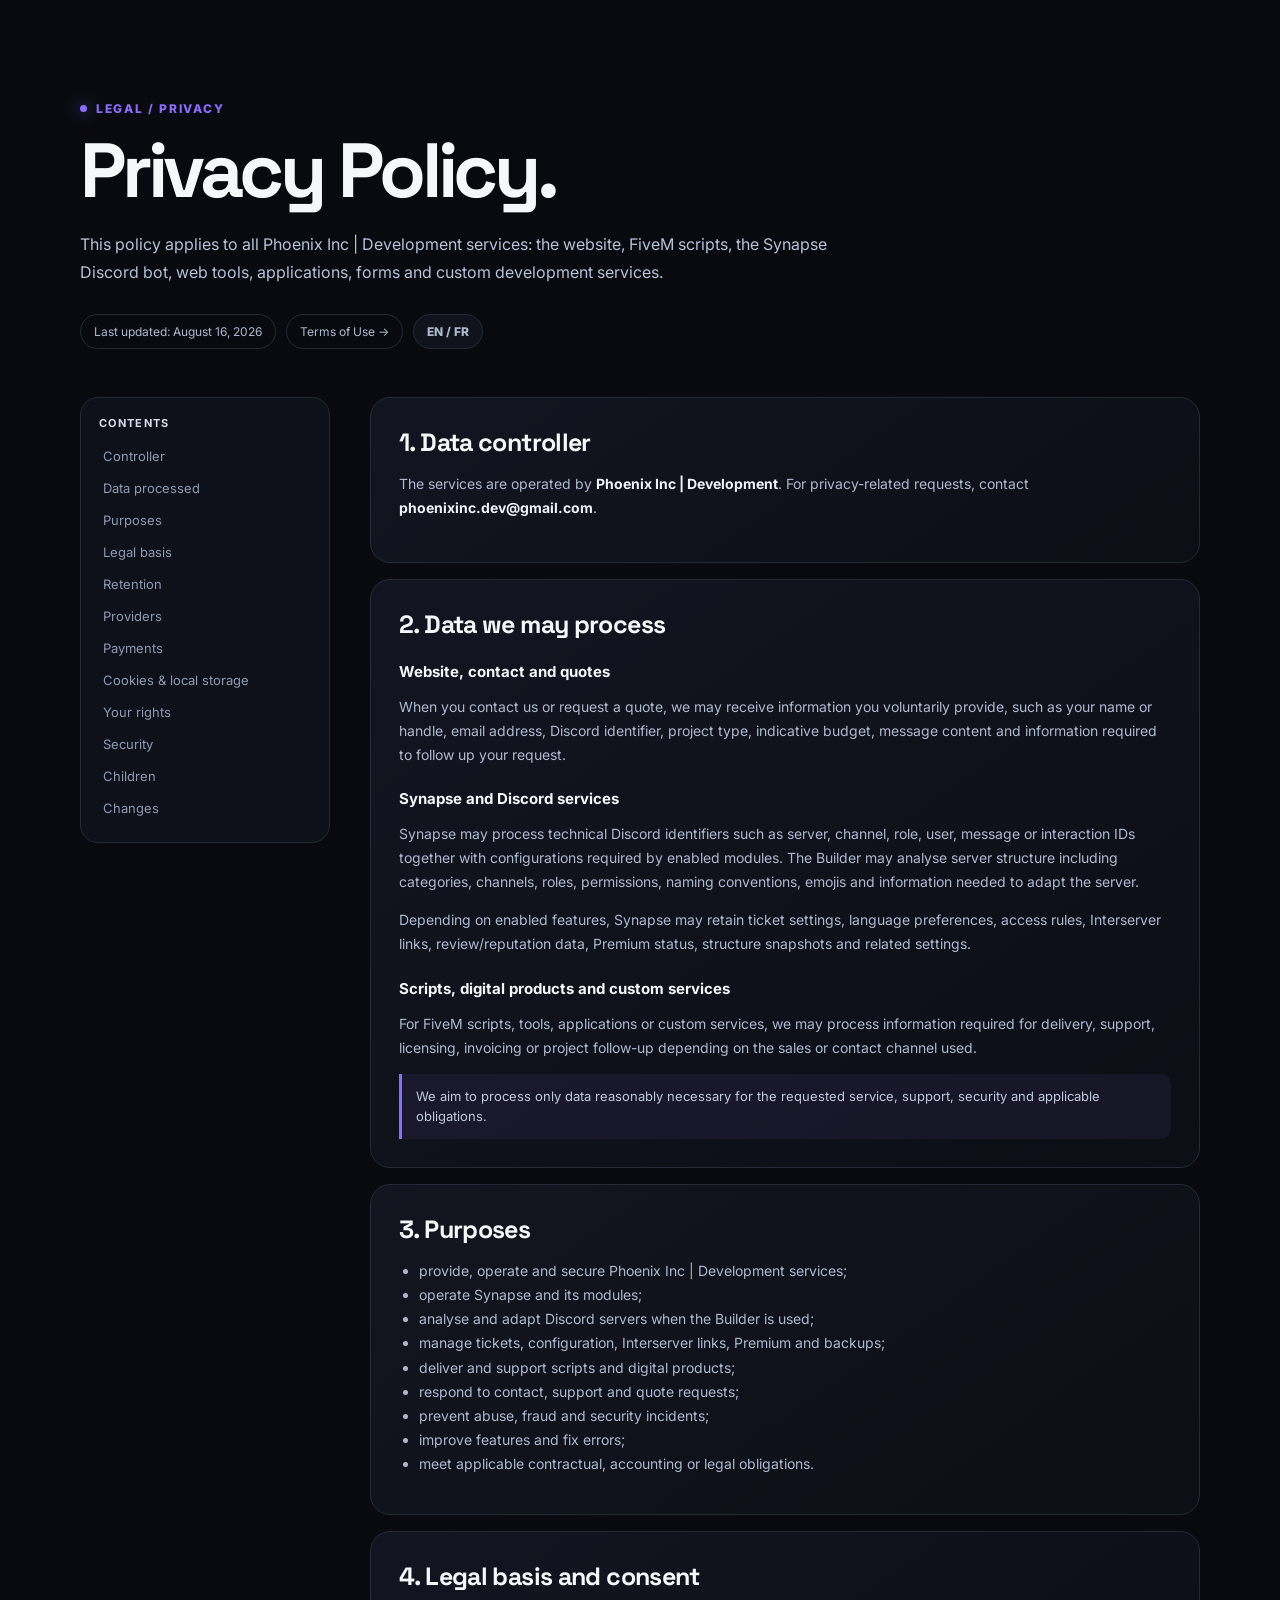
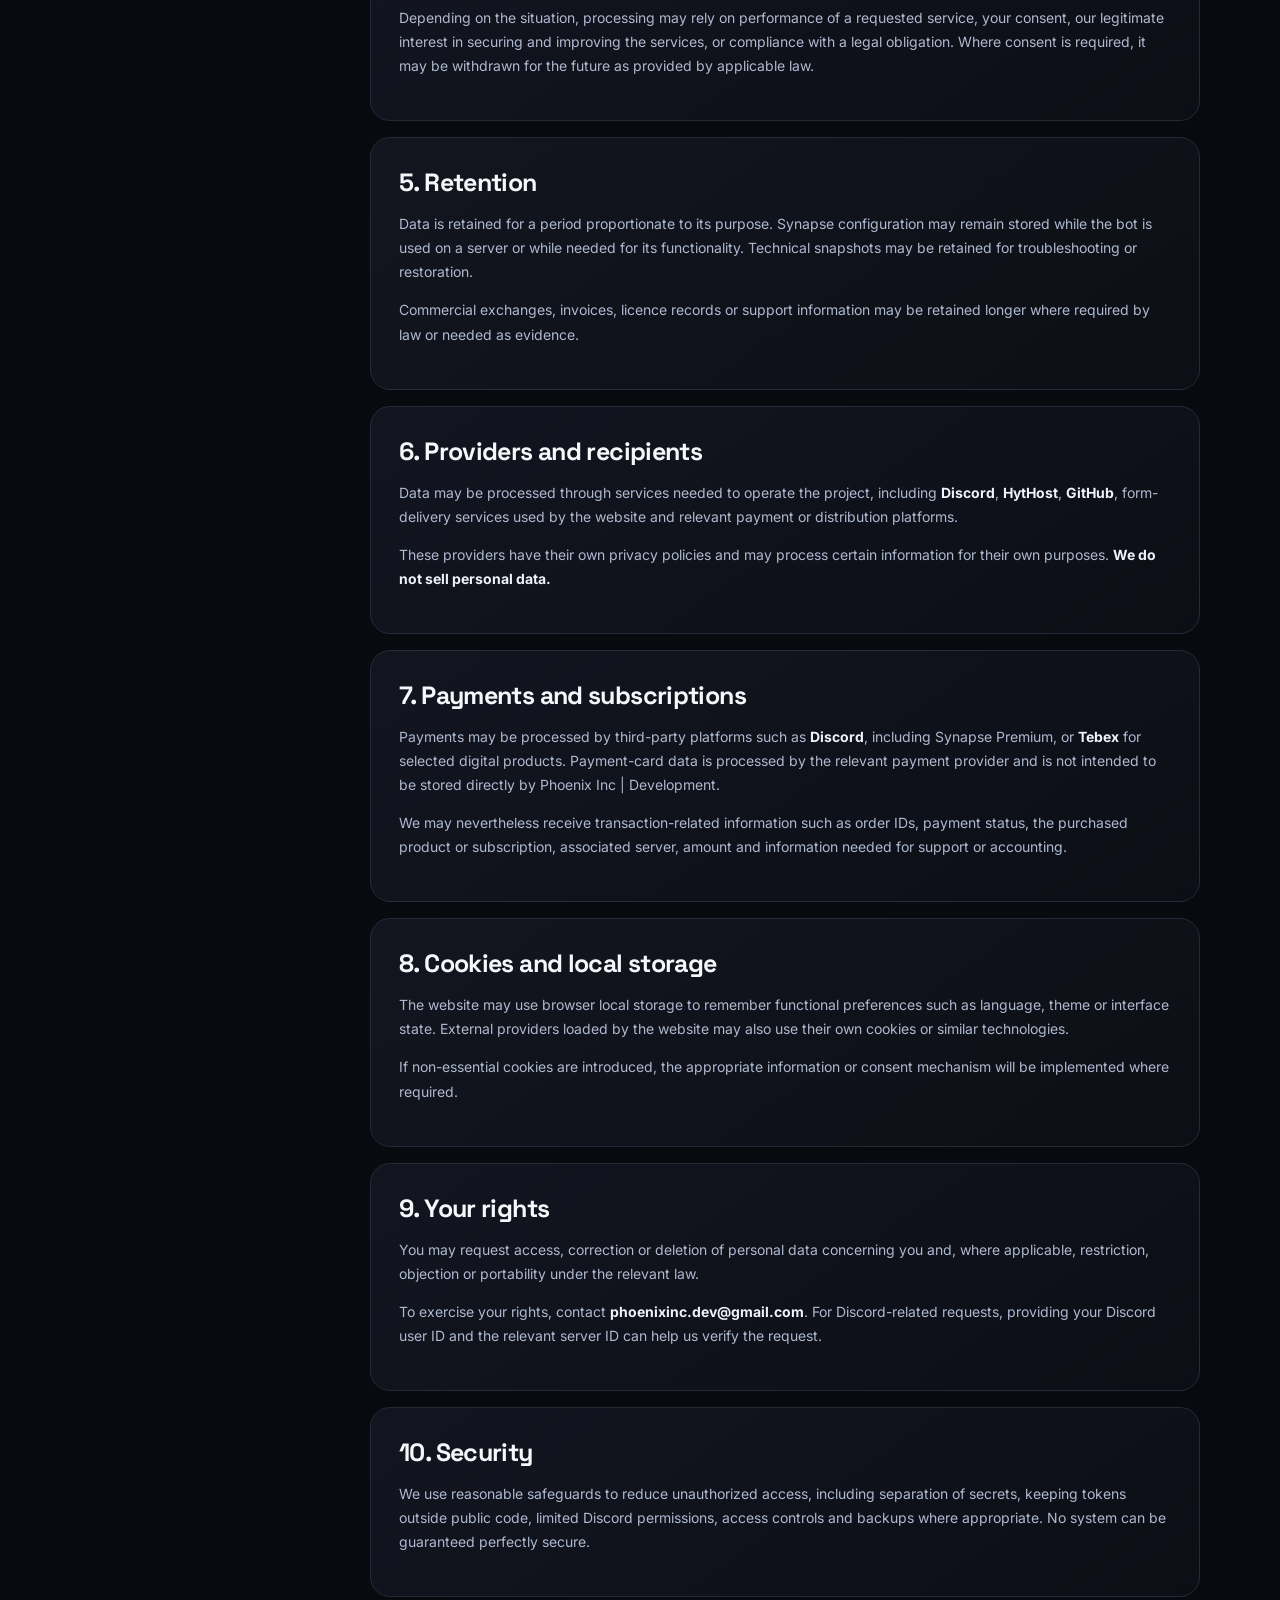
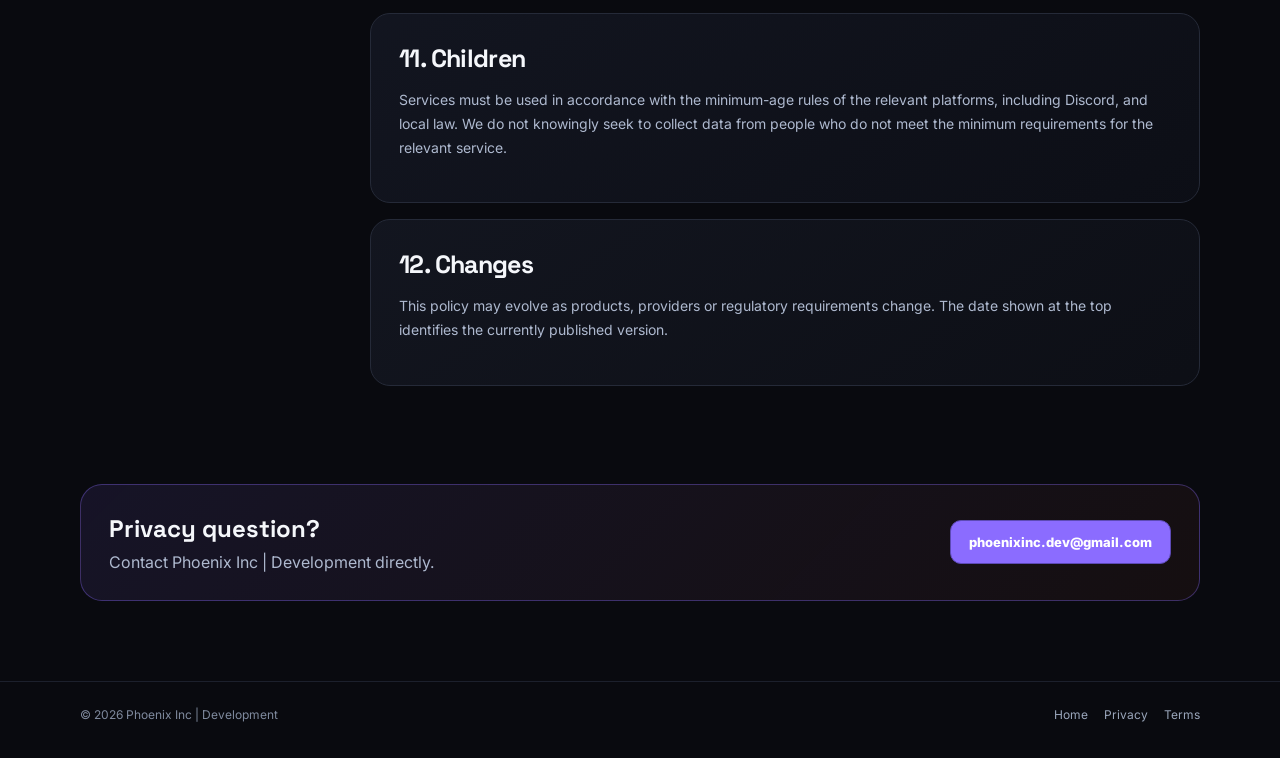
<file: privacy-en.html>
<!DOCTYPE html><html lang="en"><head><meta charset="UTF-8"><meta name="viewport" content="width=device-width,initial-scale=1"><title>Privacy Policy — Phoenix Inc | Development</title><meta name="description" content="Global Privacy Policy for Phoenix Inc | Development website, FiveM scripts, Synapse and custom services."><link rel="preconnect" href="https://fonts.googleapis.com"><link rel="preconnect" href="https://fonts.gstatic.com" crossorigin><link href="https://fonts.googleapis.com/css2?family=Inter:wght@400;500;600;700;800;900&family=Space+Grotesk:wght@500;600;700&display=swap" rel="stylesheet"><link rel="stylesheet" href="legal.css"></head><body class="legal-page"><main class="legal-shell"><section class="legal-hero"><span class="legal-kicker">LEGAL / PRIVACY</span><h1>Privacy Policy.</h1><p>This policy applies to all Phoenix Inc | Development services: the website, FiveM scripts, the Synapse Discord bot, web tools, applications, forms and custom development services.</p><div class="legal-meta"><span>Last updated: August 16, 2026</span><a href="terms-en.html">Terms of Use →</a><a class="legal-lang" href="privacy.html">EN / FR</a></div></section><section class="legal-grid"><aside class="legal-toc"><b>CONTENTS</b><a href="#controller">Controller</a><a href="#data">Data processed</a><a href="#purposes">Purposes</a><a href="#basis">Legal basis</a><a href="#retention">Retention</a><a href="#sharing">Providers</a><a href="#payments">Payments</a><a href="#storage">Cookies & local storage</a><a href="#rights">Your rights</a><a href="#security">Security</a><a href="#children">Children</a><a href="#changes">Changes</a></aside><div class="legal-content"><article class="legal-card" id="controller"><h2>1. Data controller</h2><p>The services are operated by <strong>Phoenix Inc | Development</strong>. For privacy-related requests, contact <strong>phoenixinc.dev@gmail.com</strong>.</p></article><article class="legal-card" id="data"><h2>2. Data we may process</h2><h3>Website, contact and quotes</h3><p>When you contact us or request a quote, we may receive information you voluntarily provide, such as your name or handle, email address, Discord identifier, project type, indicative budget, message content and information required to follow up your request.</p><h3>Synapse and Discord services</h3><p>Synapse may process technical Discord identifiers such as server, channel, role, user, message or interaction IDs together with configurations required by enabled modules. The Builder may analyse server structure including categories, channels, roles, permissions, naming conventions, emojis and information needed to adapt the server.</p><p>Depending on enabled features, Synapse may retain ticket settings, language preferences, access rules, Interserver links, review/reputation data, Premium status, structure snapshots and related settings.</p><h3>Scripts, digital products and custom services</h3><p>For FiveM scripts, tools, applications or custom services, we may process information required for delivery, support, licensing, invoicing or project follow-up depending on the sales or contact channel used.</p><div class="legal-note">We aim to process only data reasonably necessary for the requested service, support, security and applicable obligations.</div></article><article class="legal-card" id="purposes"><h2>3. Purposes</h2><ul><li>provide, operate and secure Phoenix Inc | Development services;</li><li>operate Synapse and its modules;</li><li>analyse and adapt Discord servers when the Builder is used;</li><li>manage tickets, configuration, Interserver links, Premium and backups;</li><li>deliver and support scripts and digital products;</li><li>respond to contact, support and quote requests;</li><li>prevent abuse, fraud and security incidents;</li><li>improve features and fix errors;</li><li>meet applicable contractual, accounting or legal obligations.</li></ul></article><article class="legal-card" id="basis"><h2>4. Legal basis and consent</h2><p>Depending on the situation, processing may rely on performance of a requested service, your consent, our legitimate interest in securing and improving the services, or compliance with a legal obligation. Where consent is required, it may be withdrawn for the future as provided by applicable law.</p></article><article class="legal-card" id="retention"><h2>5. Retention</h2><p>Data is retained for a period proportionate to its purpose. Synapse configuration may remain stored while the bot is used on a server or while needed for its functionality. Technical snapshots may be retained for troubleshooting or restoration.</p><p>Commercial exchanges, invoices, licence records or support information may be retained longer where required by law or needed as evidence.</p></article><article class="legal-card" id="sharing"><h2>6. Providers and recipients</h2><p>Data may be processed through services needed to operate the project, including <strong>Discord</strong>, <strong>HytHost</strong>, <strong>GitHub</strong>, form-delivery services used by the website and relevant payment or distribution platforms.</p><p>These providers have their own privacy policies and may process certain information for their own purposes. <strong>We do not sell personal data.</strong></p></article><article class="legal-card" id="payments"><h2>7. Payments and subscriptions</h2><p>Payments may be processed by third-party platforms such as <strong>Discord</strong>, including Synapse Premium, or <strong>Tebex</strong> for selected digital products. Payment-card data is processed by the relevant payment provider and is not intended to be stored directly by Phoenix Inc | Development.</p><p>We may nevertheless receive transaction-related information such as order IDs, payment status, the purchased product or subscription, associated server, amount and information needed for support or accounting.</p></article><article class="legal-card" id="storage"><h2>8. Cookies and local storage</h2><p>The website may use browser local storage to remember functional preferences such as language, theme or interface state. External providers loaded by the website may also use their own cookies or similar technologies.</p><p>If non-essential cookies are introduced, the appropriate information or consent mechanism will be implemented where required.</p></article><article class="legal-card" id="rights"><h2>9. Your rights</h2><p>You may request access, correction or deletion of personal data concerning you and, where applicable, restriction, objection or portability under the relevant law.</p><p>To exercise your rights, contact <strong>phoenixinc.dev@gmail.com</strong>. For Discord-related requests, providing your Discord user ID and the relevant server ID can help us verify the request.</p></article><article class="legal-card" id="security"><h2>10. Security</h2><p>We use reasonable safeguards to reduce unauthorized access, including separation of secrets, keeping tokens outside public code, limited Discord permissions, access controls and backups where appropriate. No system can be guaranteed perfectly secure.</p></article><article class="legal-card" id="children"><h2>11. Children</h2><p>Services must be used in accordance with the minimum-age rules of the relevant platforms, including Discord, and local law. We do not knowingly seek to collect data from people who do not meet the minimum requirements for the relevant service.</p></article><article class="legal-card" id="changes"><h2>12. Changes</h2><p>This policy may evolve as products, providers or regulatory requirements change. The date shown at the top identifies the currently published version.</p></article></div></section><section class="legal-contact"><div><h2>Privacy question?</h2><p>Contact Phoenix Inc | Development directly.</p></div><a class="legal-btn" href="mailto:phoenixinc.dev@gmail.com">phoenixinc.dev@gmail.com</a></section></main><footer class="legal-footer"><div class="legal-shell"><span>© 2026 Phoenix Inc | Development</span><div><a href="index.html">Home</a><a href="privacy-en.html">Privacy</a><a href="terms-en.html">Terms</a></div></div></footer></body></html>
</file>
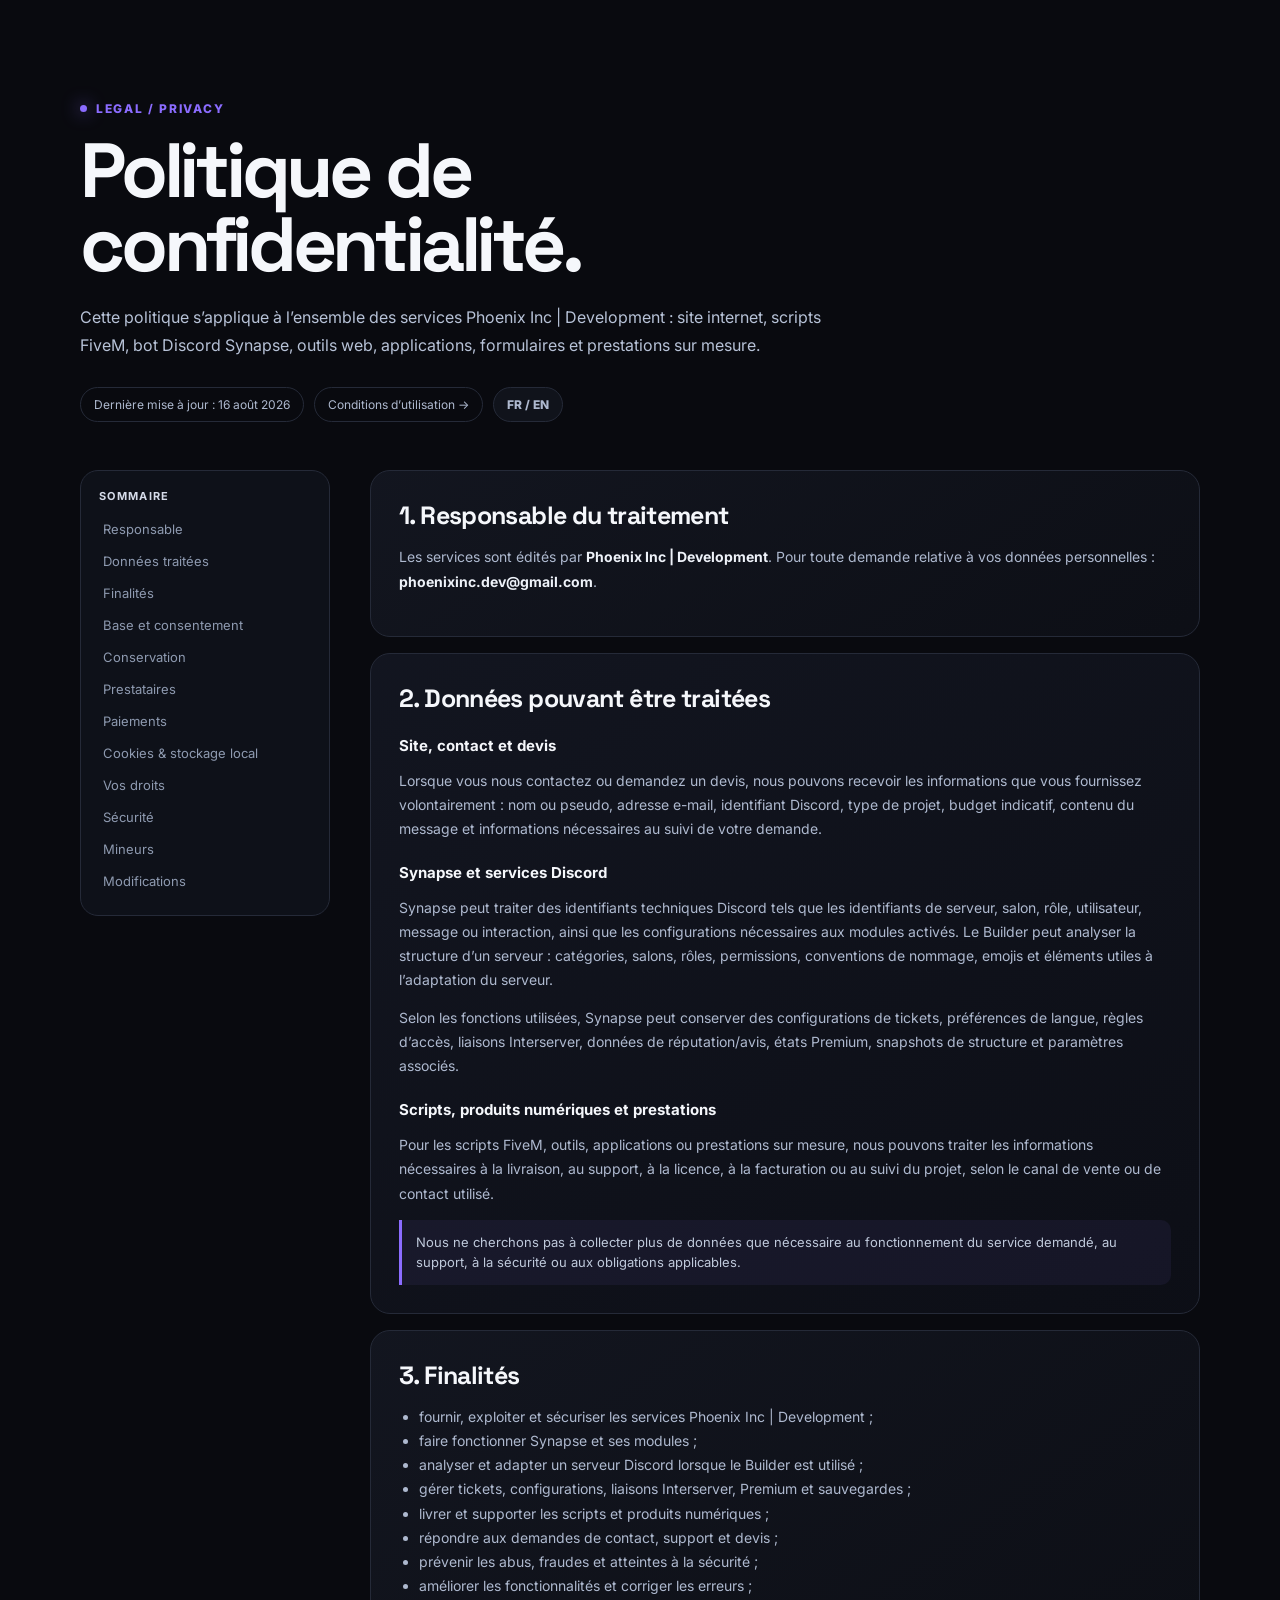
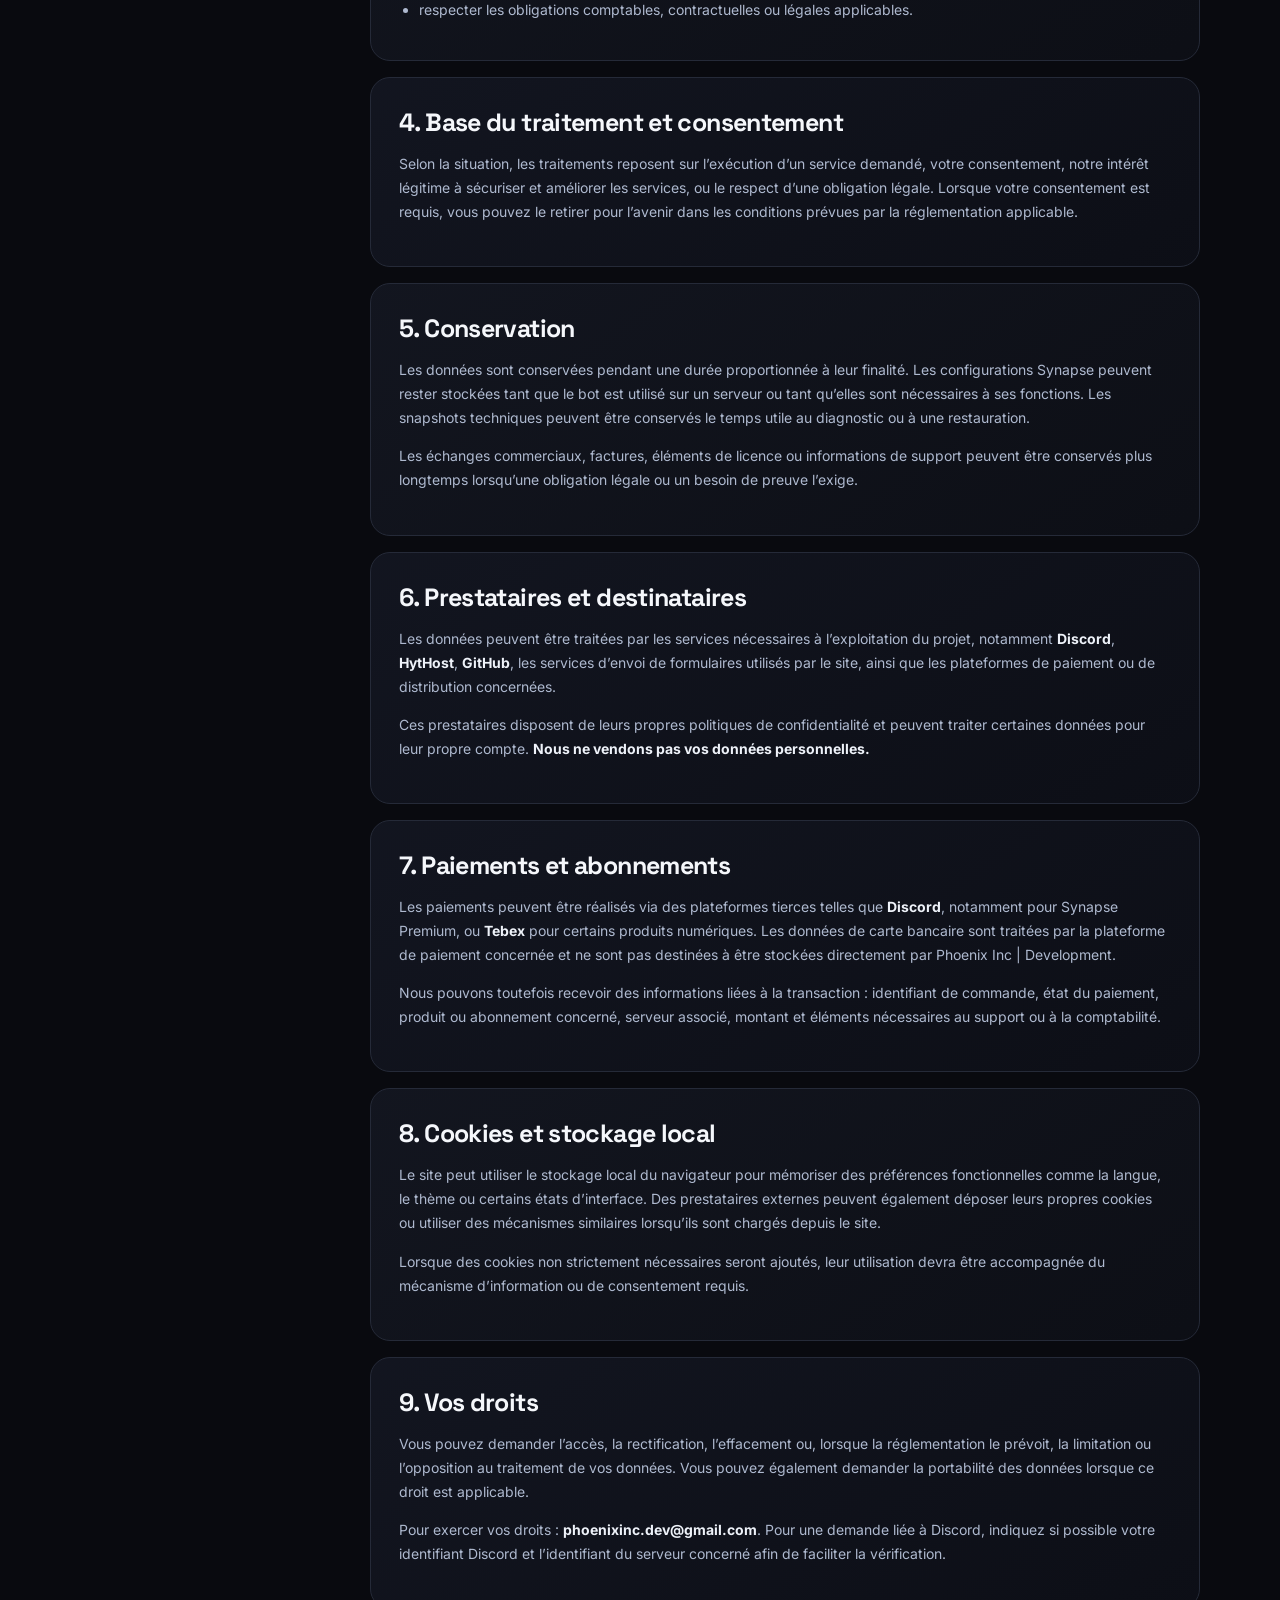
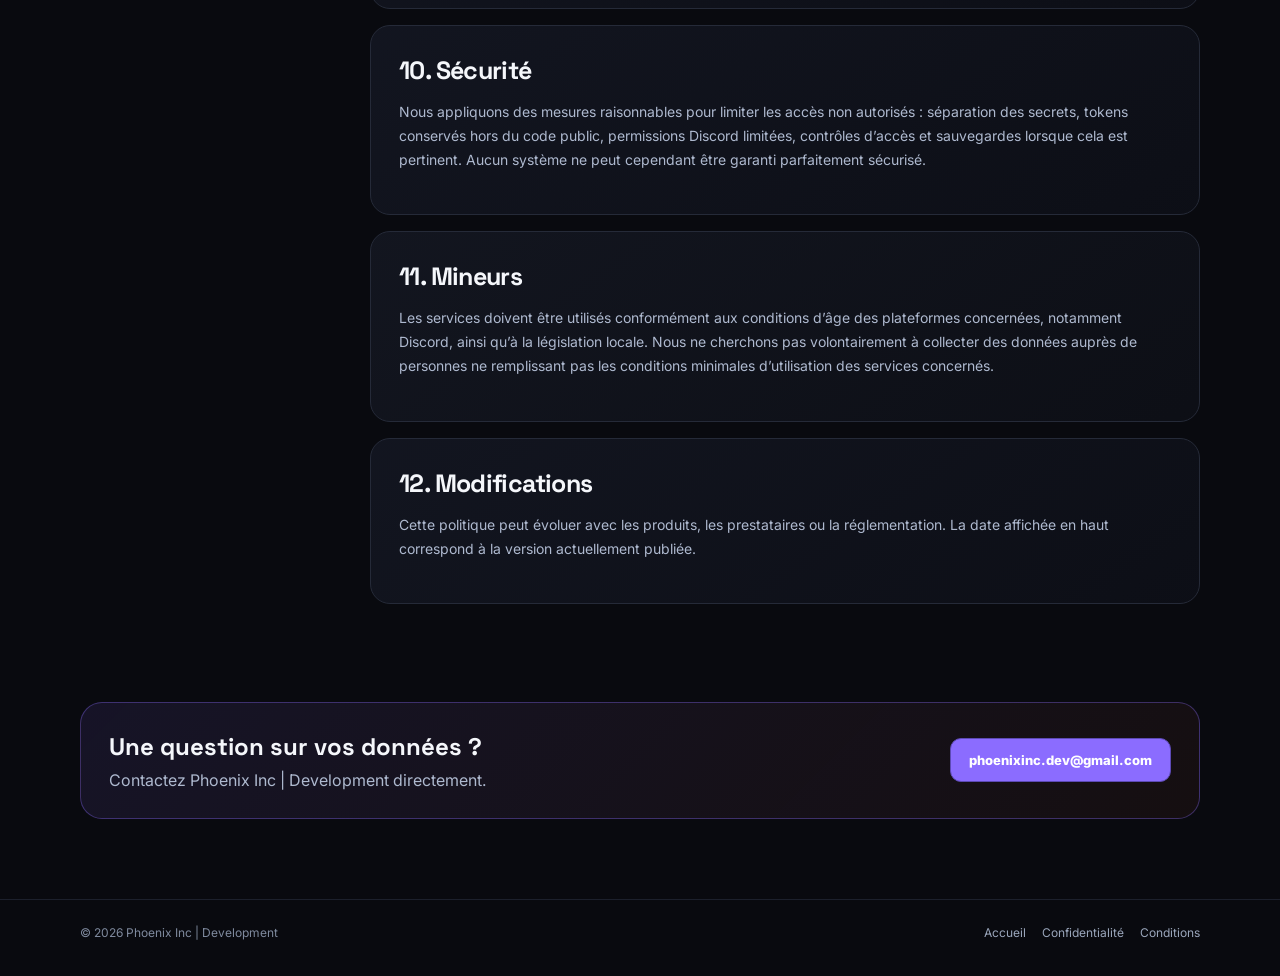
<file: privacy.html>
<!DOCTYPE html><html lang="fr"><head><meta charset="UTF-8"><meta name="viewport" content="width=device-width,initial-scale=1"><title>Politique de confidentialité — Phoenix Inc | Development</title><meta name="description" content="Politique de confidentialité générale de Phoenix Inc | Development pour le site, les scripts, Synapse et les services sur mesure."><link rel="preconnect" href="https://fonts.googleapis.com"><link rel="preconnect" href="https://fonts.gstatic.com" crossorigin><link href="https://fonts.googleapis.com/css2?family=Inter:wght@400;500;600;700;800;900&family=Space+Grotesk:wght@500;600;700&display=swap" rel="stylesheet"><link rel="stylesheet" href="legal.css"></head><body class="legal-page"><main class="legal-shell"><section class="legal-hero"><span class="legal-kicker">LEGAL / PRIVACY</span><h1>Politique de confidentialité.</h1><p>Cette politique s’applique à l’ensemble des services Phoenix Inc | Development : site internet, scripts FiveM, bot Discord Synapse, outils web, applications, formulaires et prestations sur mesure.</p><div class="legal-meta"><span>Dernière mise à jour : 16 août 2026</span><a href="terms.html">Conditions d’utilisation →</a><a class="legal-lang" href="privacy-en.html">FR / EN</a></div></section><section class="legal-grid"><aside class="legal-toc"><b>SOMMAIRE</b><a href="#responsable">Responsable</a><a href="#data">Données traitées</a><a href="#purposes">Finalités</a><a href="#basis">Base et consentement</a><a href="#retention">Conservation</a><a href="#sharing">Prestataires</a><a href="#payments">Paiements</a><a href="#storage">Cookies & stockage local</a><a href="#rights">Vos droits</a><a href="#security">Sécurité</a><a href="#children">Mineurs</a><a href="#changes">Modifications</a></aside><div class="legal-content"><article class="legal-card" id="responsable"><h2>1. Responsable du traitement</h2><p>Les services sont édités par <strong>Phoenix Inc | Development</strong>. Pour toute demande relative à vos données personnelles : <strong>phoenixinc.dev@gmail.com</strong>.</p></article><article class="legal-card" id="data"><h2>2. Données pouvant être traitées</h2><h3>Site, contact et devis</h3><p>Lorsque vous nous contactez ou demandez un devis, nous pouvons recevoir les informations que vous fournissez volontairement : nom ou pseudo, adresse e-mail, identifiant Discord, type de projet, budget indicatif, contenu du message et informations nécessaires au suivi de votre demande.</p><h3>Synapse et services Discord</h3><p>Synapse peut traiter des identifiants techniques Discord tels que les identifiants de serveur, salon, rôle, utilisateur, message ou interaction, ainsi que les configurations nécessaires aux modules activés. Le Builder peut analyser la structure d’un serveur : catégories, salons, rôles, permissions, conventions de nommage, emojis et éléments utiles à l’adaptation du serveur.</p><p>Selon les fonctions utilisées, Synapse peut conserver des configurations de tickets, préférences de langue, règles d’accès, liaisons Interserver, données de réputation/avis, états Premium, snapshots de structure et paramètres associés.</p><h3>Scripts, produits numériques et prestations</h3><p>Pour les scripts FiveM, outils, applications ou prestations sur mesure, nous pouvons traiter les informations nécessaires à la livraison, au support, à la licence, à la facturation ou au suivi du projet, selon le canal de vente ou de contact utilisé.</p><div class="legal-note">Nous ne cherchons pas à collecter plus de données que nécessaire au fonctionnement du service demandé, au support, à la sécurité ou aux obligations applicables.</div></article><article class="legal-card" id="purposes"><h2>3. Finalités</h2><ul><li>fournir, exploiter et sécuriser les services Phoenix Inc | Development ;</li><li>faire fonctionner Synapse et ses modules ;</li><li>analyser et adapter un serveur Discord lorsque le Builder est utilisé ;</li><li>gérer tickets, configurations, liaisons Interserver, Premium et sauvegardes ;</li><li>livrer et supporter les scripts et produits numériques ;</li><li>répondre aux demandes de contact, support et devis ;</li><li>prévenir les abus, fraudes et atteintes à la sécurité ;</li><li>améliorer les fonctionnalités et corriger les erreurs ;</li><li>respecter les obligations comptables, contractuelles ou légales applicables.</li></ul></article><article class="legal-card" id="basis"><h2>4. Base du traitement et consentement</h2><p>Selon la situation, les traitements reposent sur l’exécution d’un service demandé, votre consentement, notre intérêt légitime à sécuriser et améliorer les services, ou le respect d’une obligation légale. Lorsque votre consentement est requis, vous pouvez le retirer pour l’avenir dans les conditions prévues par la réglementation applicable.</p></article><article class="legal-card" id="retention"><h2>5. Conservation</h2><p>Les données sont conservées pendant une durée proportionnée à leur finalité. Les configurations Synapse peuvent rester stockées tant que le bot est utilisé sur un serveur ou tant qu’elles sont nécessaires à ses fonctions. Les snapshots techniques peuvent être conservés le temps utile au diagnostic ou à une restauration.</p><p>Les échanges commerciaux, factures, éléments de licence ou informations de support peuvent être conservés plus longtemps lorsqu’une obligation légale ou un besoin de preuve l’exige.</p></article><article class="legal-card" id="sharing"><h2>6. Prestataires et destinataires</h2><p>Les données peuvent être traitées par les services nécessaires à l’exploitation du projet, notamment <strong>Discord</strong>, <strong>HytHost</strong>, <strong>GitHub</strong>, les services d’envoi de formulaires utilisés par le site, ainsi que les plateformes de paiement ou de distribution concernées.</p><p>Ces prestataires disposent de leurs propres politiques de confidentialité et peuvent traiter certaines données pour leur propre compte. <strong>Nous ne vendons pas vos données personnelles.</strong></p></article><article class="legal-card" id="payments"><h2>7. Paiements et abonnements</h2><p>Les paiements peuvent être réalisés via des plateformes tierces telles que <strong>Discord</strong>, notamment pour Synapse Premium, ou <strong>Tebex</strong> pour certains produits numériques. Les données de carte bancaire sont traitées par la plateforme de paiement concernée et ne sont pas destinées à être stockées directement par Phoenix Inc | Development.</p><p>Nous pouvons toutefois recevoir des informations liées à la transaction : identifiant de commande, état du paiement, produit ou abonnement concerné, serveur associé, montant et éléments nécessaires au support ou à la comptabilité.</p></article><article class="legal-card" id="storage"><h2>8. Cookies et stockage local</h2><p>Le site peut utiliser le stockage local du navigateur pour mémoriser des préférences fonctionnelles comme la langue, le thème ou certains états d’interface. Des prestataires externes peuvent également déposer leurs propres cookies ou utiliser des mécanismes similaires lorsqu’ils sont chargés depuis le site.</p><p>Lorsque des cookies non strictement nécessaires seront ajoutés, leur utilisation devra être accompagnée du mécanisme d’information ou de consentement requis.</p></article><article class="legal-card" id="rights"><h2>9. Vos droits</h2><p>Vous pouvez demander l’accès, la rectification, l’effacement ou, lorsque la réglementation le prévoit, la limitation ou l’opposition au traitement de vos données. Vous pouvez également demander la portabilité des données lorsque ce droit est applicable.</p><p>Pour exercer vos droits : <strong>phoenixinc.dev@gmail.com</strong>. Pour une demande liée à Discord, indiquez si possible votre identifiant Discord et l’identifiant du serveur concerné afin de faciliter la vérification.</p></article><article class="legal-card" id="security"><h2>10. Sécurité</h2><p>Nous appliquons des mesures raisonnables pour limiter les accès non autorisés : séparation des secrets, tokens conservés hors du code public, permissions Discord limitées, contrôles d’accès et sauvegardes lorsque cela est pertinent. Aucun système ne peut cependant être garanti parfaitement sécurisé.</p></article><article class="legal-card" id="children"><h2>11. Mineurs</h2><p>Les services doivent être utilisés conformément aux conditions d’âge des plateformes concernées, notamment Discord, ainsi qu’à la législation locale. Nous ne cherchons pas volontairement à collecter des données auprès de personnes ne remplissant pas les conditions minimales d’utilisation des services concernés.</p></article><article class="legal-card" id="changes"><h2>12. Modifications</h2><p>Cette politique peut évoluer avec les produits, les prestataires ou la réglementation. La date affichée en haut correspond à la version actuellement publiée.</p></article></div></section><section class="legal-contact"><div><h2>Une question sur vos données ?</h2><p>Contactez Phoenix Inc | Development directement.</p></div><a class="legal-btn" href="mailto:phoenixinc.dev@gmail.com">phoenixinc.dev@gmail.com</a></section></main><footer class="legal-footer"><div class="legal-shell"><span>© 2026 Phoenix Inc | Development</span><div><a href="index.html">Accueil</a><a href="privacy.html">Confidentialité</a><a href="terms.html">Conditions</a></div></div></footer></body></html>
</file>
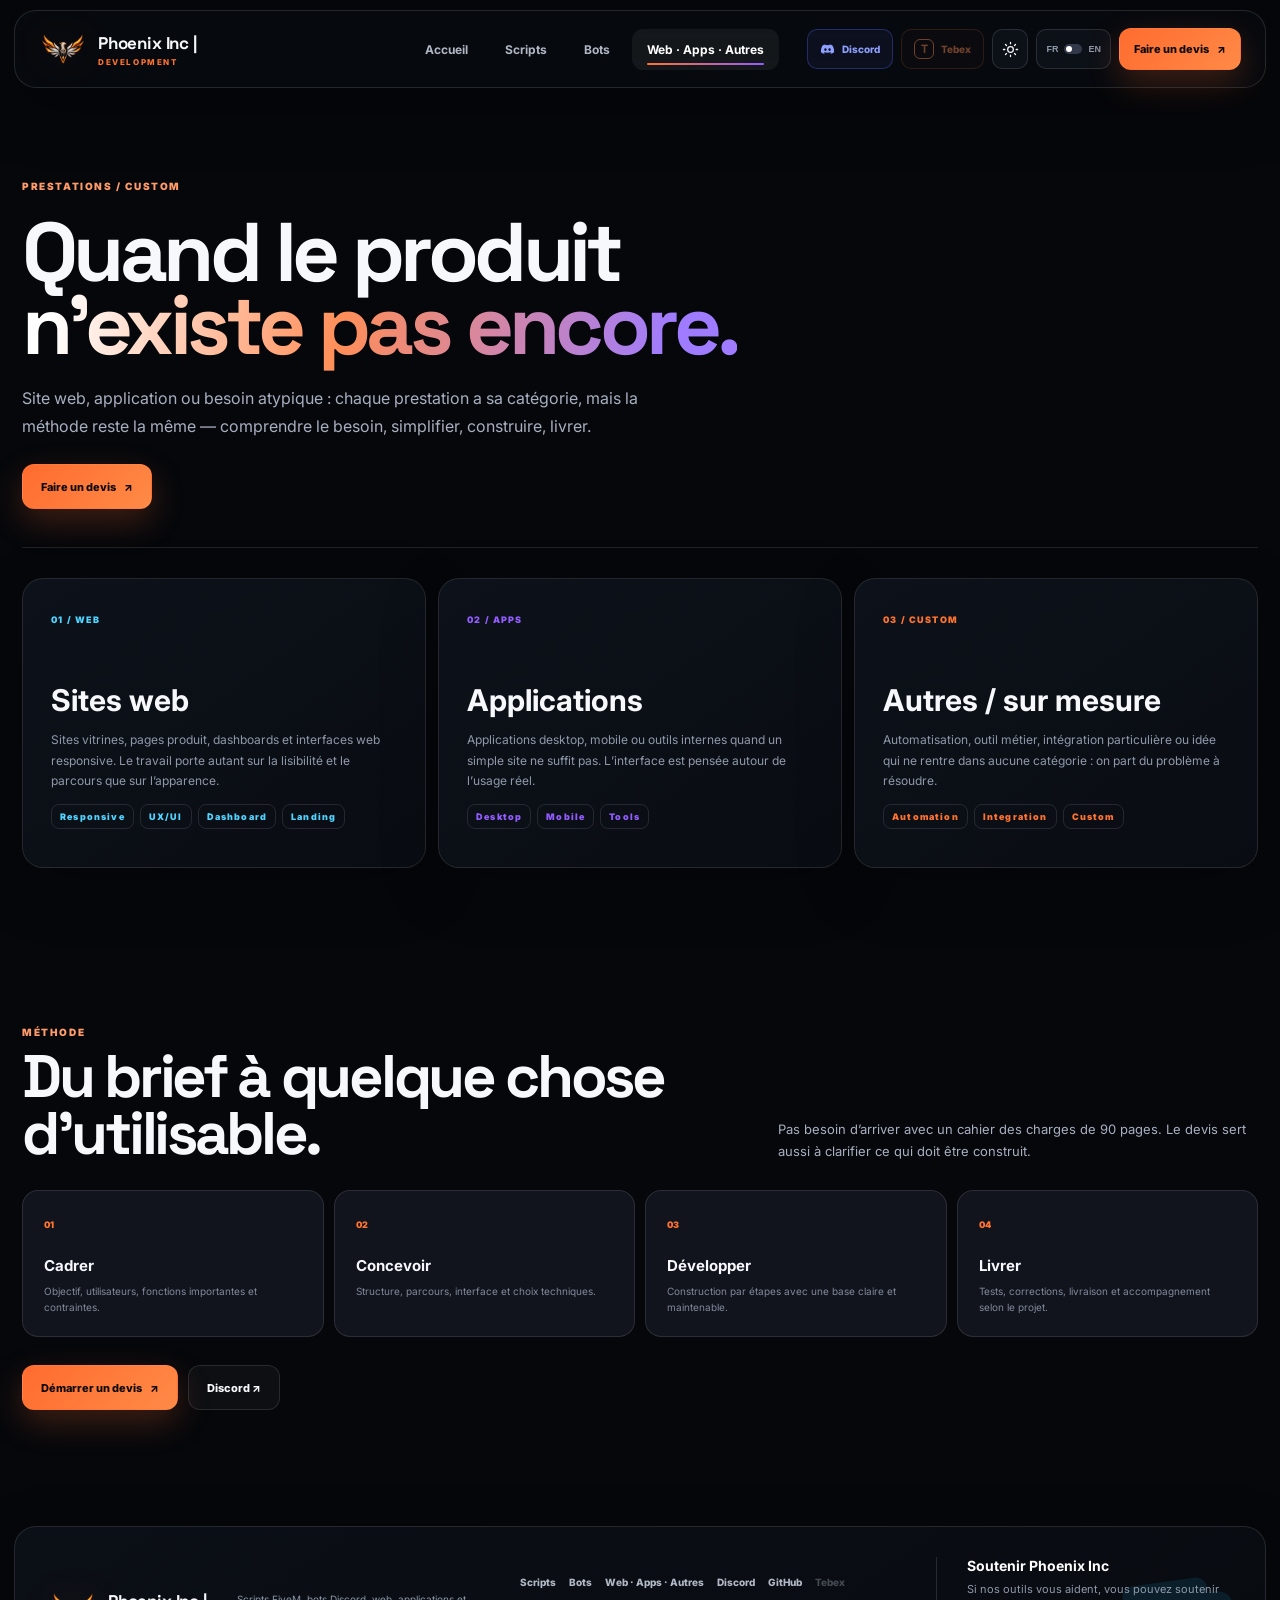
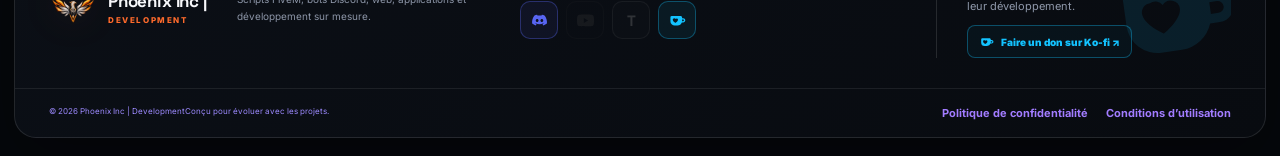
<file: services.html>
<!DOCTYPE html>
<html lang="fr">
<head>
  <meta charset="UTF-8">
  <meta name="viewport" content="width=device-width,initial-scale=1">
  <meta name="theme-color" content="#0a0b10">
  <link rel="icon" href="./assets/favicon.ico" sizes="any">
  <link rel="icon" href="./assets/favicon.svg" type="image/svg+xml">
  <meta name="description" content="Prestations Phoenix Inc. Development : sites web, applications et développement sur mesure.">
  <title>Web, Apps & sur-mesure — Phoenix Inc. Development</title>
  <link rel="preconnect" href="https://fonts.googleapis.com">
  <link rel="preconnect" href="https://fonts.gstatic.com" crossorigin>
  <link href="https://fonts.googleapis.com/css2?family=Inter:wght@400;500;600;700;800;900&family=Space+Grotesk:wght@500;600;700&display=swap" rel="stylesheet">
  <link rel="stylesheet" href="catalog.css">
</head>
<body class="v2-page v2-services">
<header class="v2-header" data-site-header>
  <a class="v2-brand" href="index.html" aria-label="Phoenix Inc. Development"><img src="./assets/logo-phoenix-ph.png" alt=""><span><b>Phoenix Inc.</b><small>Development</small></span></a>
  <nav class="v2-nav" aria-label="Navigation principale"><a href="index.html" data-v2-i18n="nav.home">Accueil</a><a href="scripts.html" data-v2-i18n="nav.scripts">Scripts</a><a href="bots.html" data-v2-i18n="nav.bots">Bots</a><a href="services.html" class="active" data-v2-i18n="nav.services">Web · Apps · Autres</a></nav>
  <div class="v2-header-actions"><a class="v2-icon-link" data-config-link="discordUrl" target="_blank" rel="noopener">Discord ↗</a><button class="v2-lang" type="button" data-lang-toggle-v2 aria-label="Changer de langue"><span>FR</span><i></i><span>EN</span></button><a class="v2-btn v2-btn-small v2-btn-primary" href="index.html#quote"><span data-v2-i18n="nav.quote">Faire un devis</span> ↗</a><button class="v2-menu" type="button" data-menu-toggle aria-label="Menu"><span></span><span></span></button></div>
</header>
<main>
  <section class="v2-page-hero v2-shell"><span class="v2-kicker">PRESTATIONS / CUSTOM</span><h1><span data-v2-i18n="services.title1">Quand le produit</span><br><span class="v2-gradient" data-v2-i18n="services.title2">n’existe pas encore.</span></h1><p data-v2-i18n="services.lead">Site web, application ou besoin atypique : chaque prestation a sa catégorie, mais la méthode reste la même — comprendre le besoin, simplifier, construire, livrer.</p><div class="v2-hero-actions"><a class="v2-btn v2-btn-primary" href="index.html#quote"><span data-v2-i18n="nav.quote">Faire un devis</span> ↗</a></div></section>
  <section class="v2-shell v2-service-grid">
    <article class="v2-service-big web" id="web"><span>01 / WEB</span><h2 data-v2-i18n="services.webTitle">Sites web</h2><p data-v2-i18n="services.webCopy">Sites vitrines, pages produit, dashboards et interfaces web responsive. Le travail porte autant sur la lisibilité et le parcours que sur l’apparence.</p><div class="v2-product-tags"><span class="v2-tag">Responsive</span><span class="v2-tag">UX/UI</span><span class="v2-tag">Dashboard</span><span class="v2-tag">Landing</span></div></article>
    <article class="v2-service-big app" id="apps"><span>02 / APPS</span><h2 data-v2-i18n="services.appsTitle">Applications</h2><p data-v2-i18n="services.appsCopy">Applications desktop, mobile ou outils internes quand un simple site ne suffit pas. L’interface est pensée autour de l’usage réel.</p><div class="v2-product-tags"><span class="v2-tag">Desktop</span><span class="v2-tag">Mobile</span><span class="v2-tag">Tools</span></div></article>
    <article class="v2-service-big custom" id="custom"><span>03 / CUSTOM</span><h2 data-v2-i18n="services.customTitle">Autres / sur mesure</h2><p data-v2-i18n="services.customCopy">Automatisation, outil métier, intégration particulière ou idée qui ne rentre dans aucune catégorie : on part du problème à résoudre.</p><div class="v2-product-tags"><span class="v2-tag">Automation</span><span class="v2-tag">Integration</span><span class="v2-tag">Custom</span></div></article>
  </section>
  <section class="v2-section v2-shell"><div class="v2-section-head"><div><span class="v2-kicker" data-v2-i18n="services.processKicker">MÉTHODE</span><h2 data-v2-i18n="services.processTitle">Du brief à quelque chose d’utilisable.</h2></div><p data-v2-i18n="services.processCopy">Pas besoin d’arriver avec un cahier des charges de 90 pages. Le devis sert aussi à clarifier ce qui doit être construit.</p></div><div class="v2-process"><article><span>01</span><h3 data-v2-i18n="services.p1t">Cadrer</h3><p data-v2-i18n="services.p1c">Objectif, utilisateurs, fonctions importantes et contraintes.</p></article><article><span>02</span><h3 data-v2-i18n="services.p2t">Concevoir</h3><p data-v2-i18n="services.p2c">Structure, parcours, interface et choix techniques.</p></article><article><span>03</span><h3 data-v2-i18n="services.p3t">Développer</h3><p data-v2-i18n="services.p3c">Construction par étapes avec une base claire et maintenable.</p></article><article><span>04</span><h3 data-v2-i18n="services.p4t">Livrer</h3><p data-v2-i18n="services.p4c">Tests, corrections, livraison et accompagnement selon le projet.</p></article></div><div class="v2-hero-actions" style="margin-top:28px"><a class="v2-btn v2-btn-primary" href="index.html#quote"><span data-v2-i18n="services.start">Démarrer un devis</span> ↗</a><a class="v2-btn v2-btn-ghost" data-config-link="discordUrl" target="_blank" rel="noopener">Discord ↗</a></div></section>
</main>
<footer class="v2-footer"><div class="v2-footer-main"><a class="v2-brand" href="index.html"><img src="./assets/logo-phoenix-ph.png" alt=""><span><b>Phoenix Inc.</b><small>Development</small></span></a><p data-v2-i18n="footer.copy">Scripts FiveM, bots Discord, web, applications et développement sur mesure.</p><div class="v2-footer-links"><a href="scripts.html" data-v2-i18n="nav.scripts">Scripts</a><a href="bots.html" data-v2-i18n="nav.bots">Bots</a><a href="services.html" data-v2-i18n="nav.services">Web · Apps · Autres</a><a data-config-link="discordUrl" target="_blank" rel="noopener">Discord</a><a data-config-link="githubUrl" target="_blank" rel="noopener">GitHub</a></div></div><div class="v2-footer-bottom"><span>© 2026 Phoenix Inc. Development</span><span data-v2-i18n="footer.note">Conçu pour évoluer avec les projets.</span></div></footer>
<script src="config.js"></script><script src="catalog-data.js"></script><script src="catalog.js"></script>
</body></html>
</file>
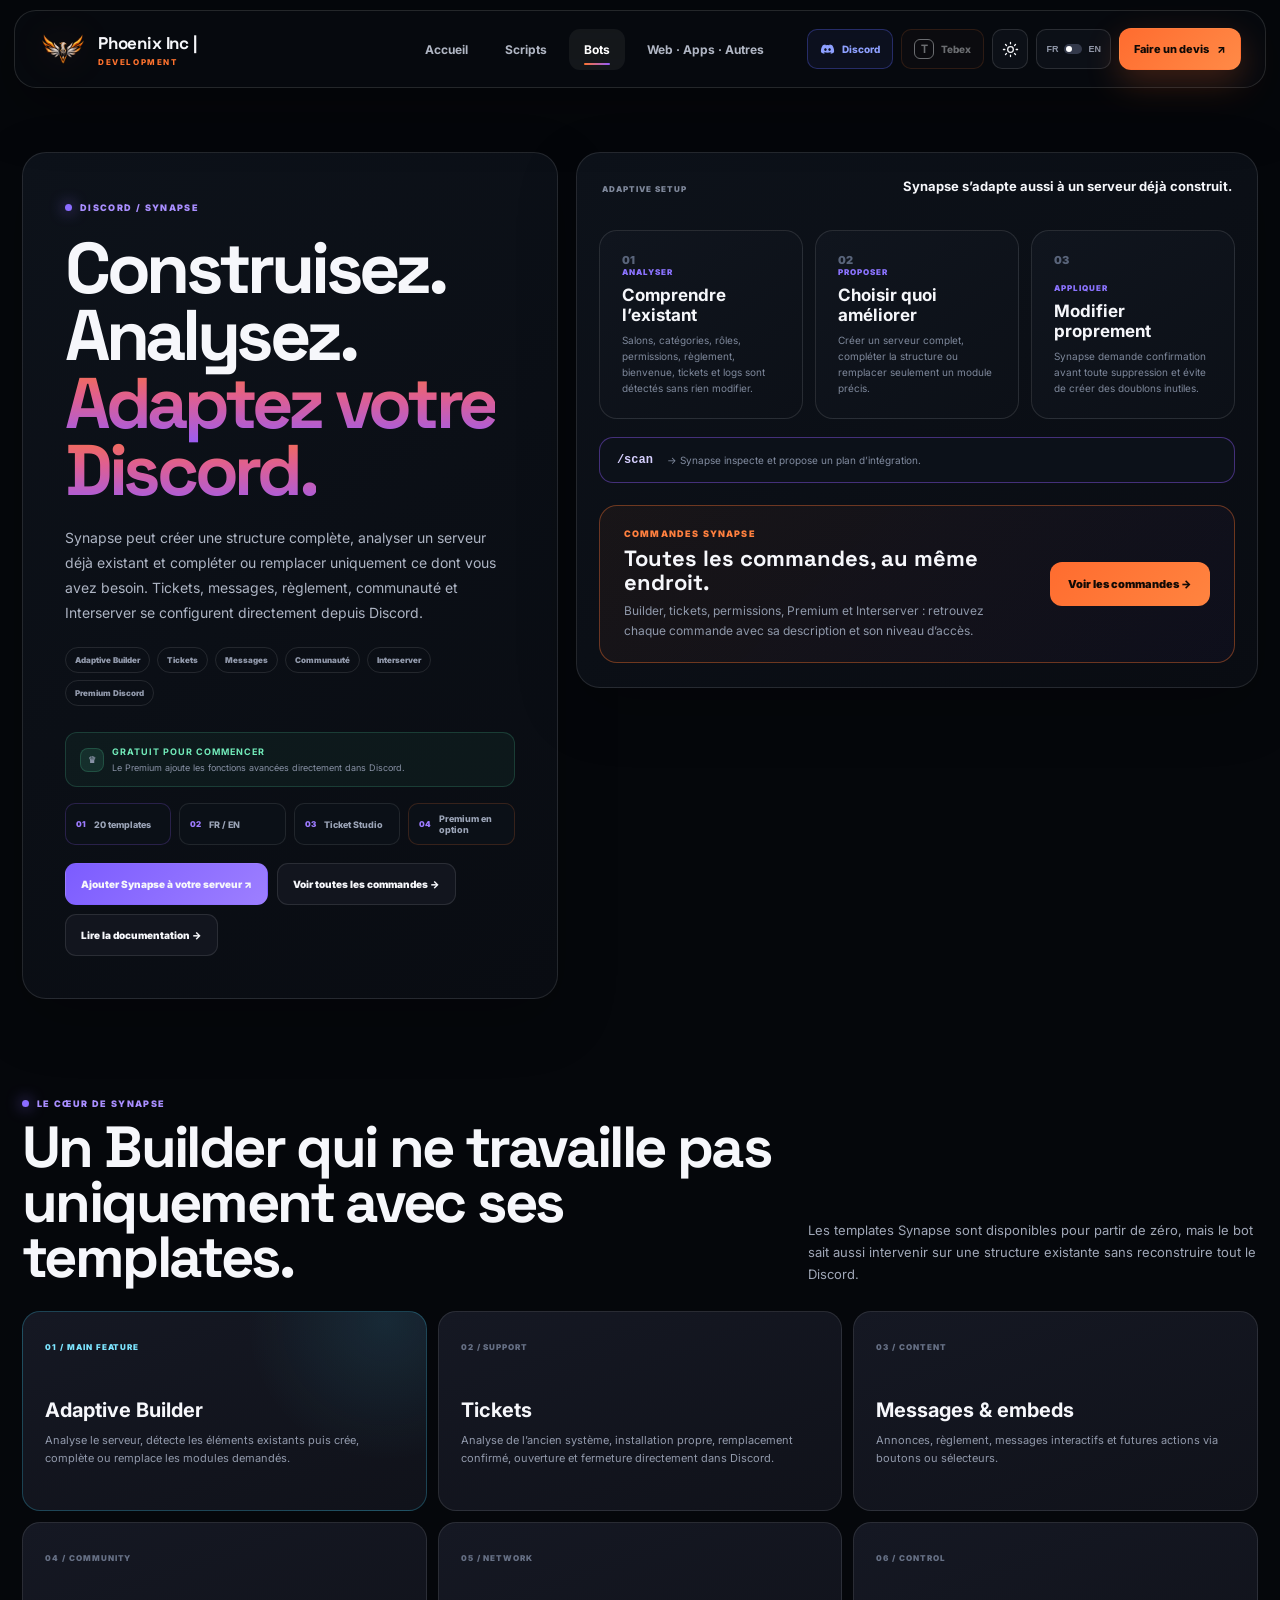
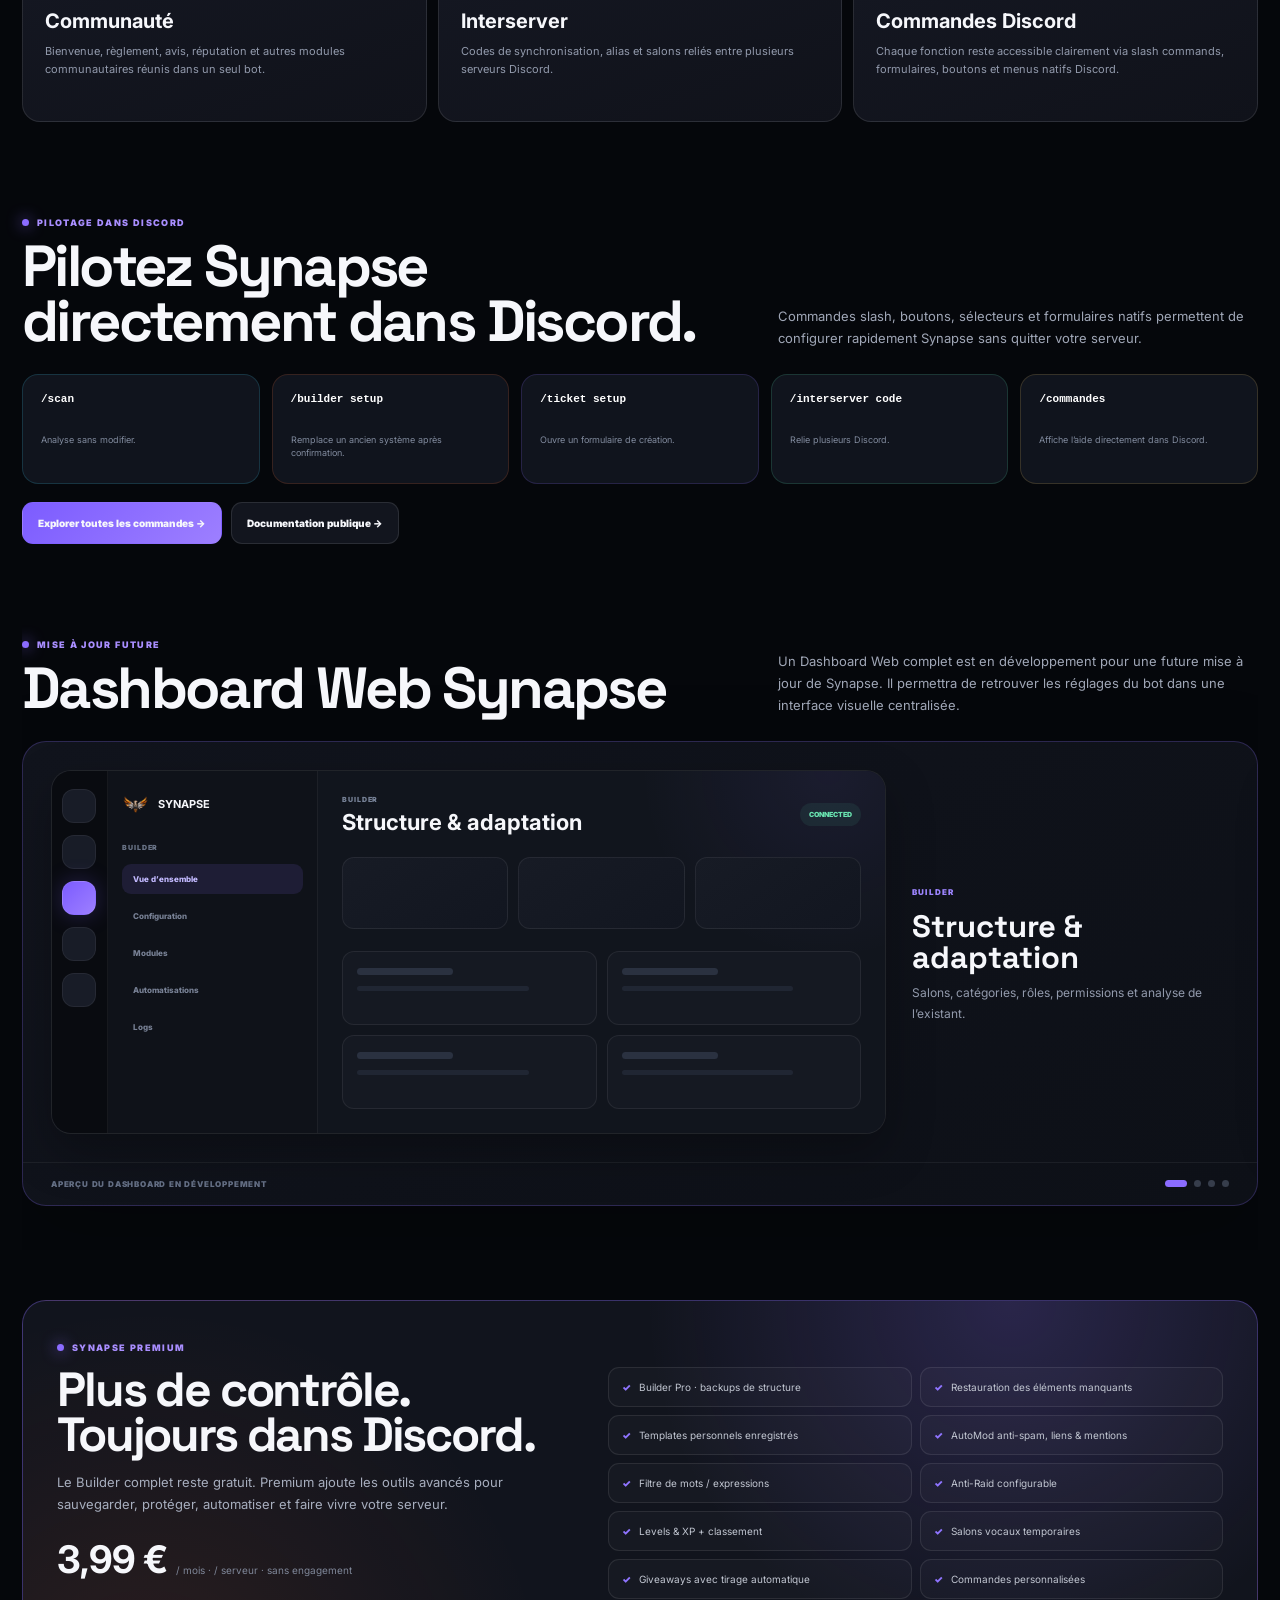
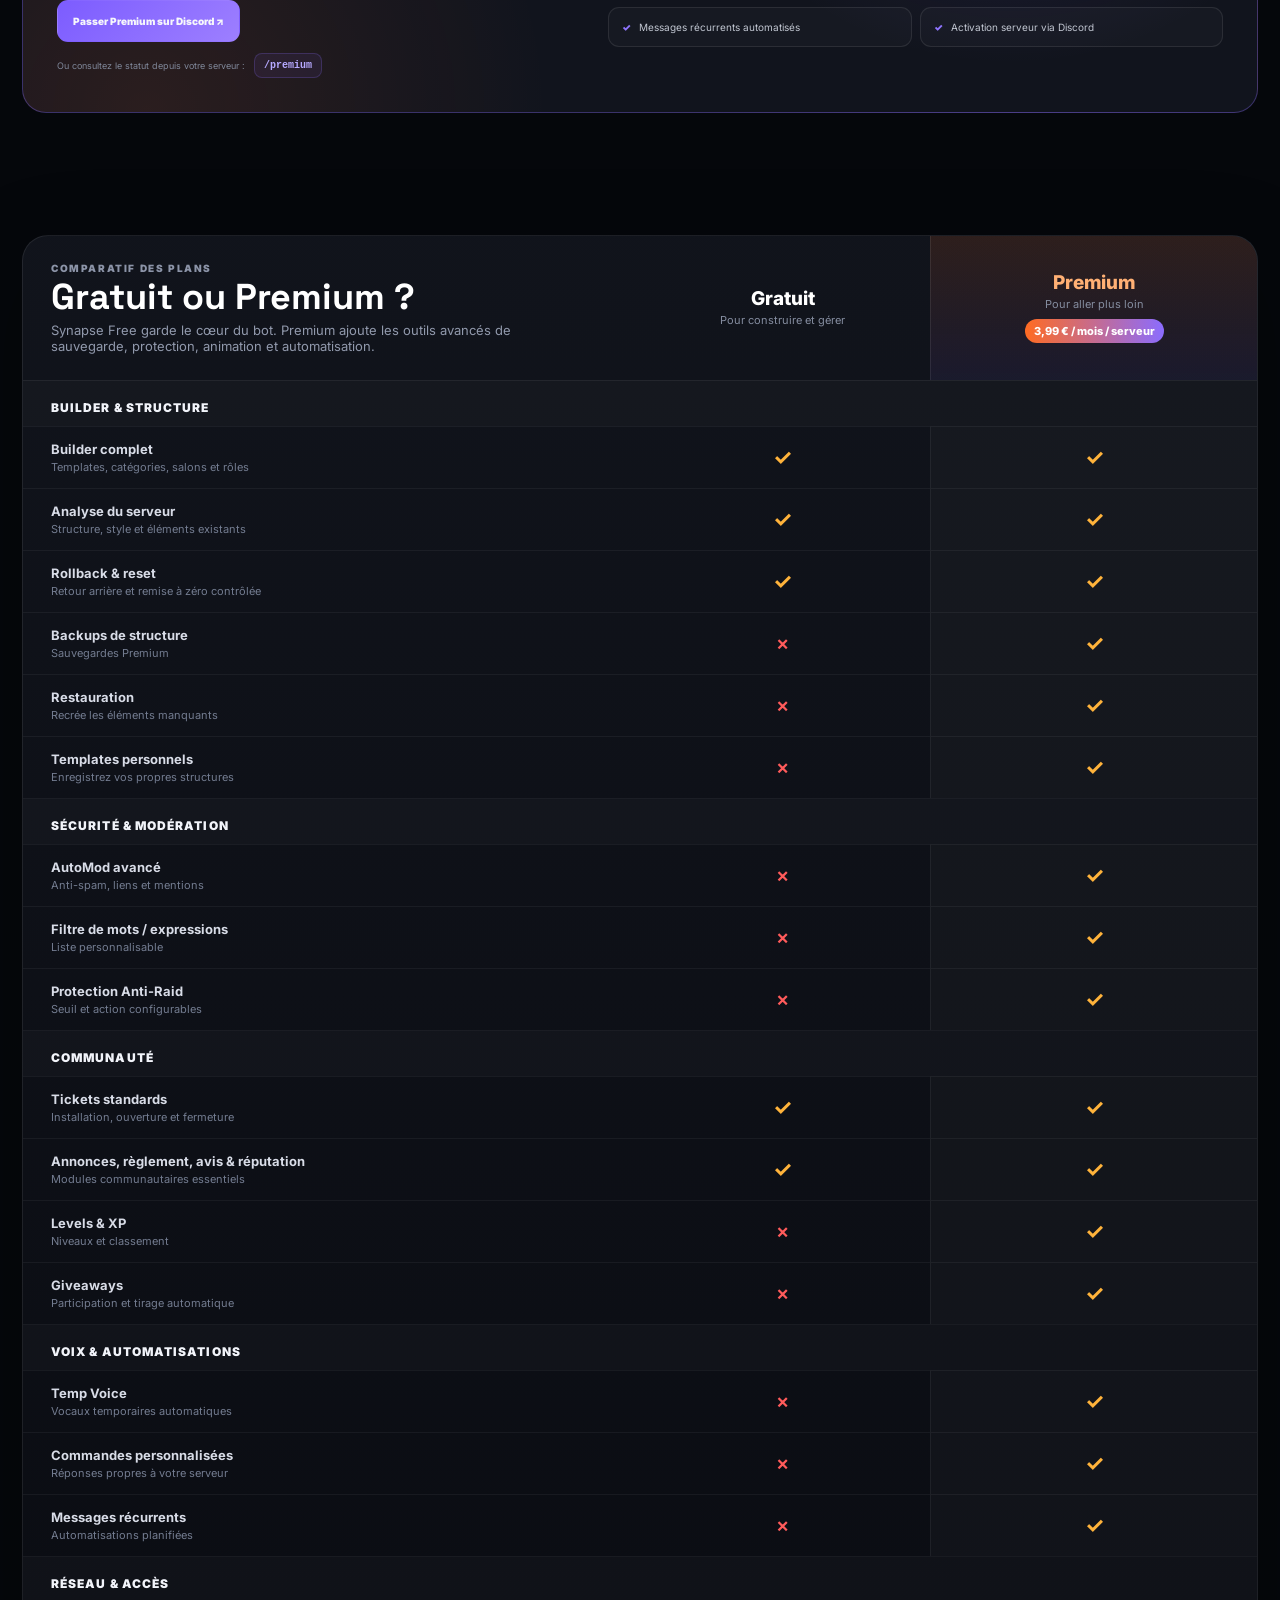
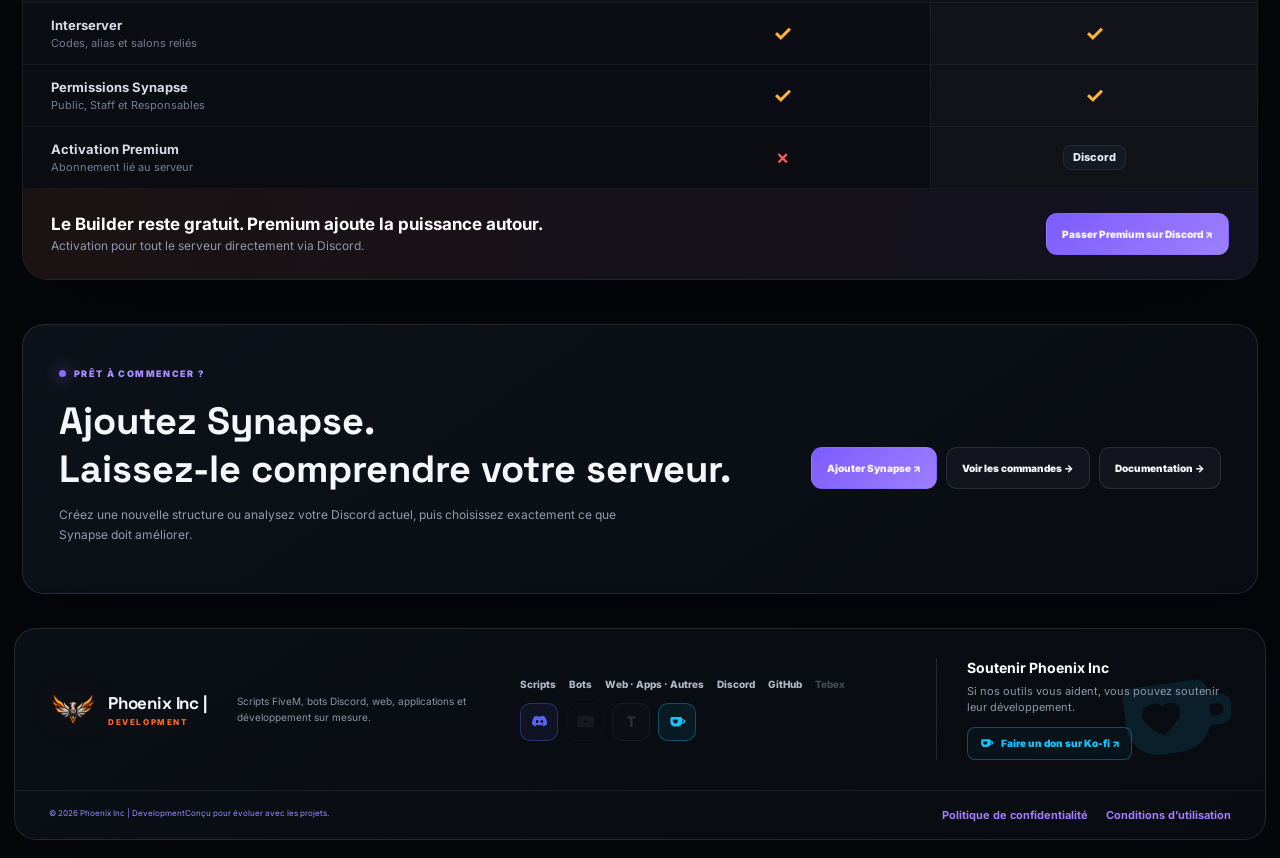
<file: synapse-bot.html>
<!DOCTYPE html>
<html lang="fr" data-theme="dark">
<head>
  <meta charset="UTF-8">
  <meta name="viewport" content="width=device-width,initial-scale=1">
  <meta name="theme-color" content="#05070b">
  <meta name="description" content="Synapse — bot Discord adaptatif par Phoenix Inc | Development : Builder, tickets, communauté, Interserver et Premium.">
  <title>Synapse — Phoenix Inc | Development</title>
  <link rel="icon" href="./assets/favicon.ico" sizes="any">
  <link rel="icon" href="./assets/favicon.svg" type="image/svg+xml">
  <link rel="preconnect" href="https://fonts.googleapis.com">
  <link rel="preconnect" href="https://fonts.gstatic.com" crossorigin>
  <link href="https://fonts.googleapis.com/css2?family=Inter:wght@400;500;600;700;800;900&family=Space+Grotesk:wght@500;600;700&display=swap" rel="stylesheet">
  <link rel="stylesheet" href="catalog.css?v=20260816-2015">
  <link rel="stylesheet" href="theme-light.css?v=20260816-2015">
  <link rel="stylesheet" href="synapse-product-v2.css?v=20260816-2015" data-synapse-product-v2>
  <link rel="stylesheet" href="synapse-flow.css?v=20260816-2015" data-synapse-flow>
  <link rel="stylesheet" href="synapse-adaptive.css?v=20260816-2015" data-synapse-adaptive>
  <link rel="stylesheet" href="synapse-premium-compare.css?v=20260816-2015">
  <link rel="stylesheet" href="synapse-site-shell.css?v=20260816-2015">
  <link rel="stylesheet" href="global-socials.css?v=20260816-2015">
  <link rel="stylesheet" href="synapse-command-entry.css?v=20260816-2015">
  <link rel="stylesheet" href="synapse-mockup-details.css?v=20260816-2015">
  <link rel="stylesheet" href="phoenix-premium-skin.css?v=20260816-2015">
  <link rel="stylesheet" href="final-layout-polish.css?v=20260816-2015">
  <style>
    html,body{margin:0;min-height:100%}
    html{overflow-x:hidden}
    body{overflow-x:clip}
    html[data-theme="dark"],html[data-theme="dark"] body{background:#05070b}
    body.synapse-saas-page{min-width:0}
    .syn-v2{width:100%;min-width:0;overflow:visible}
    .syn-v2 img{max-width:100%}
    @media(max-width:900px){.syn-v2-hero{grid-template-columns:1fr!important}.syn-v2-copy{padding:30px!important}.syn-v2-copy h1{font-size:clamp(42px,11vw,68px)!important}}
  </style>
</head>
<body class="synapse-saas-page" data-theme="dark">
  <noscript><main style="max-width:900px;margin:80px auto;padding:24px;color:#fff;font-family:Inter,Arial,sans-serif"><h1>Synapse</h1><p>JavaScript doit être activé pour afficher cette page.</p></main></noscript>
  <script>
    window.PHOENIX_CONFIG={
      contactEmail:'phoenixinc.dev@gmail.com',
      discordUrl:'https://discord.gg/xfWVss2KCv',
      tebexUrl:'',
      youtubeUrl:'',
      kofiUrl:'https://ko-fi.com/phoenix_dev',
      githubUrl:'https://github.com/Phoenix-k-dev',
      discordApplicationId:'928717186393079839',
      synapseInviteUrl:'https://discord.com/oauth2/authorize?client_id=928717186393079839&scope=bot%20applications.commands&permissions=1100333837330&integration_type=0',
      synapseDiscordStoreUrl:'https://discord.com/application-directory/928717186393079839/store',
      synapseDocsUrl:'synapse-docs.html',
      synapseDashboardUrl:'dashboard.html'
    };
  </script>
  <script src="synapse-product-v2.js?v=20260816-2015" data-synapse-product-v2></script>
  <script src="synapse-page-final.js?v=20260816-2015"></script>
  <script src="theme-toggle.js?v=20260816-2015"></script>
  <script src="synapse-premium-copy.js?v=20260816-2015"></script>
  <script src="synapse-premium-compare.js?v=20260816-2015"></script>
  <script src="legal-links.js?v=20260816-2015"></script>
  <script src="global-socials.js?v=20260816-2015"></script>
  <script src="synapse-command-copy.js?v=20260816-2015"></script>
  <script src="synapse-command-entry.js?v=20260816-2015"></script>
  <script src="synapse-mockup-details.js?v=20260816-2015"></script>
</body>
</html>
</file>
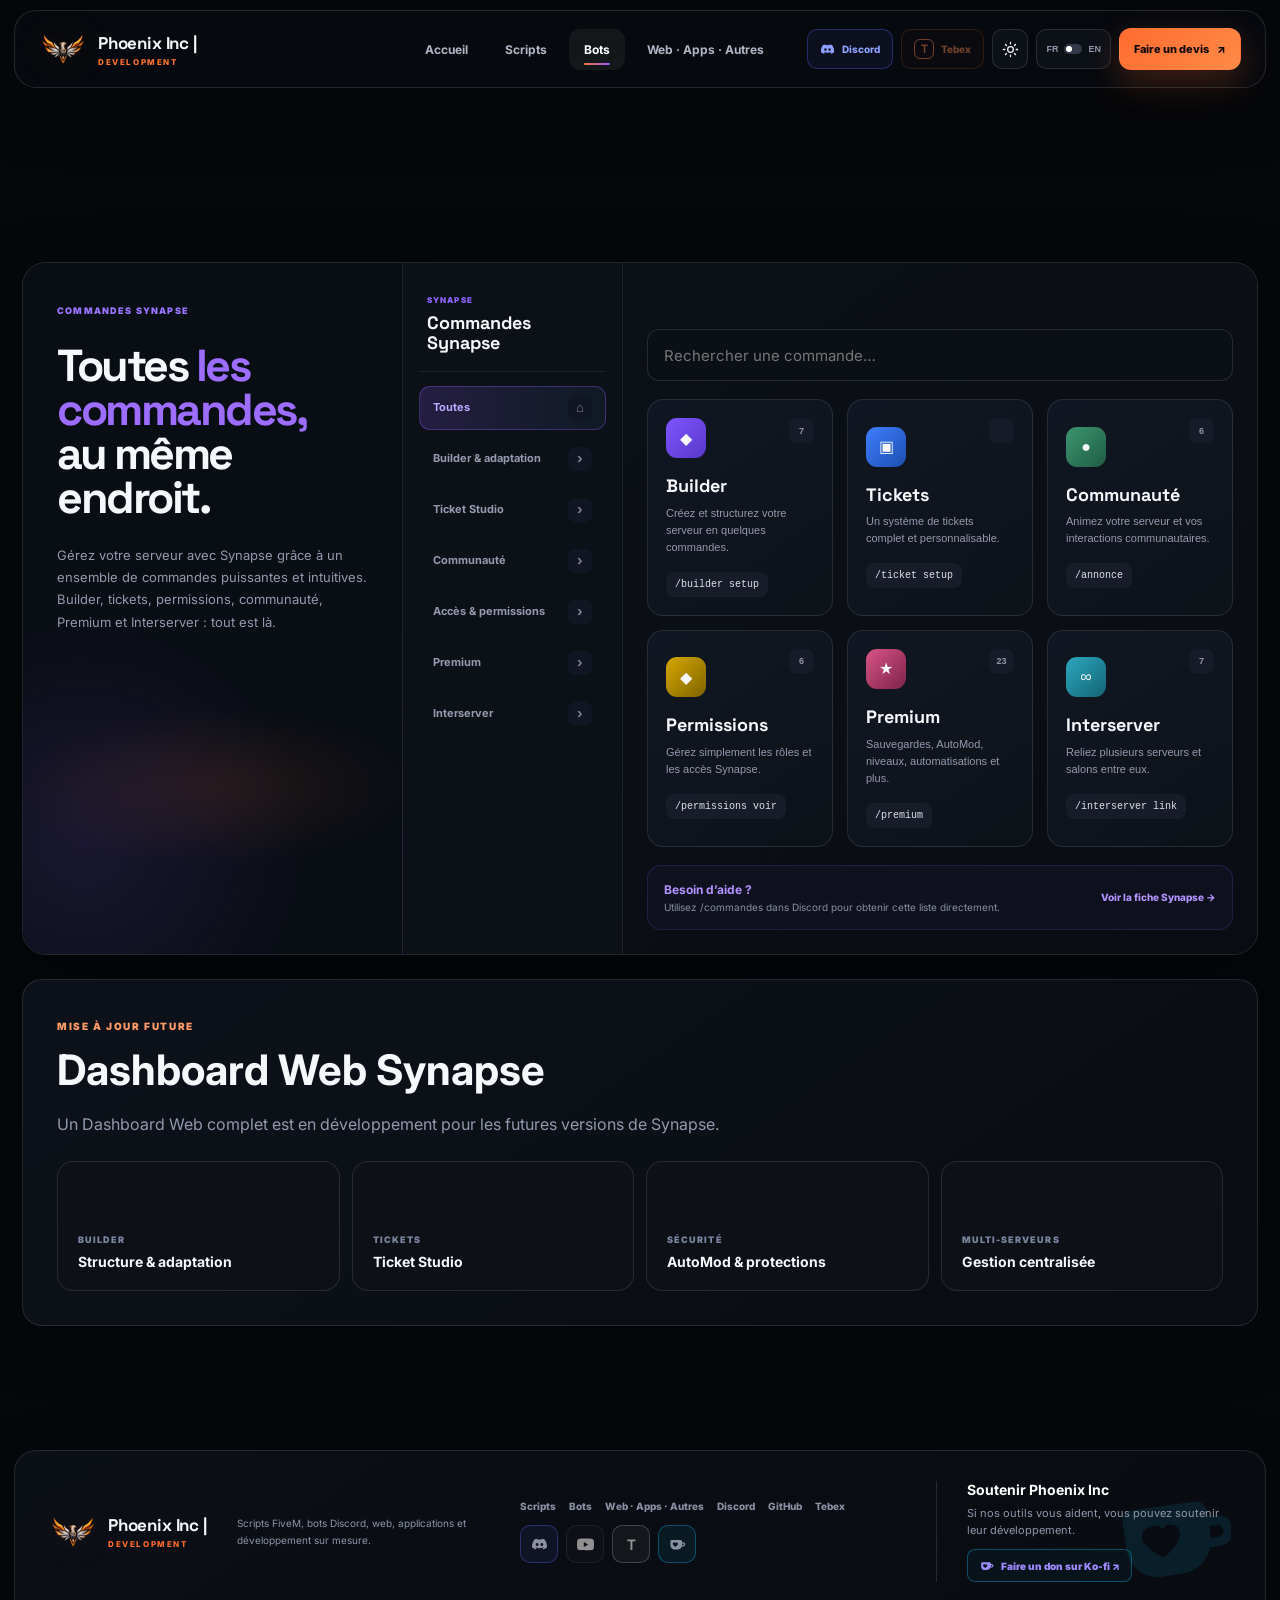
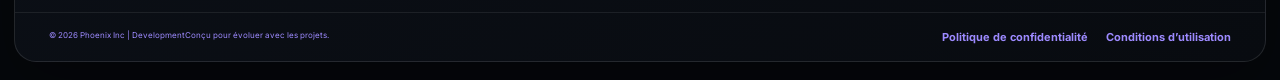
<file: synapse-commands.html>
<!DOCTYPE html>
<html lang="fr" data-theme="dark">
<head>
  <meta charset="UTF-8">
  <meta name="viewport" content="width=device-width,initial-scale=1.0">
  <title>Commandes Synapse — Phoenix Inc | Development</title>
  <meta name="description" content="Liste des commandes du bot Discord Synapse : Builder adaptatif, tickets, Interserver, communauté et administration.">
  <link rel="icon" href="./assets/favicon.ico" sizes="any">
  <link rel="icon" href="./assets/favicon.svg" type="image/svg+xml">
  <link rel="preconnect" href="https://fonts.googleapis.com">
  <link rel="preconnect" href="https://fonts.gstatic.com" crossorigin>
  <link href="https://fonts.googleapis.com/css2?family=Inter:wght@400;500;600;700;800;900&family=Space+Grotesk:wght@500;600;700&display=swap" rel="stylesheet">
  <link rel="stylesheet" href="catalog.css?v=20260816-1955">
  <link rel="stylesheet" href="synapse-commands.css?v=20260816-1955">
  <link rel="stylesheet" href="synapse-commands-shell-fix.css?v=20260816-1955">
</head>
<body class="v2-command-page">
<header class="v2-header" data-site-header>
  <a class="v2-brand" href="index.html" aria-label="Phoenix Inc | Development"><img src="./assets/logo-phoenix-ph.png" alt=""><span><b>Phoenix Inc |</b><small>Development</small></span></a>
  <nav class="v2-nav" aria-label="Navigation principale">
    <a href="index.html" data-cmd-nav="home">Accueil</a>
    <a href="scripts.html" data-cmd-nav="scripts">Scripts</a>
    <a href="bots.html" class="active" data-cmd-nav="bots">Bots</a>
    <a href="services.html" data-cmd-nav="services">Web · Apps · Autres</a>
  </nav>
  <div class="v2-header-actions">
    <a class="v2-icon-link" data-config-link="discordUrl" href="https://discord.gg/xfWVss2KCv" target="_blank" rel="noopener">Discord ↗</a>
    <button class="v2-lang" type="button" data-lang-toggle-v2 data-command-lang aria-label="Changer de langue"><span>FR</span><i></i><span>EN</span></button>
    <a class="v2-btn v2-btn-small v2-btn-primary" href="index.html#quote"><span data-cmd-quote>Faire un devis</span> ↗</a>
    <button class="v2-menu" type="button" data-menu-toggle aria-label="Menu"><span></span><span></span></button>
  </div>
</header>

<main class="cmd-shell">
  <section class="cmd-hero">
    <div>
      <span class="v2-kicker" data-cmd-text="kicker">SYNAPSE / COMMANDES</span>
      <h1 data-cmd-html="title">Tout Synapse,<br><span>directement dans Discord.</span></h1>
      <p data-cmd-text="lead">Retrouvez les commandes disponibles pour analyser un serveur, construire ou remplacer des modules, gérer les tickets, relier plusieurs Discord et administrer Synapse.</p>
    </div>
    <aside><b data-cmd-text="helpCommand">/commandes</b><span data-cmd-text="helpText">Affiche toutes les commandes directement dans Discord.</span><a href="synapse-bot.html" data-cmd-text="back">Voir la fiche Synapse →</a></aside>
  </section>

  <section class="cmd-toolbar">
    <input type="search" placeholder="Rechercher une commande…" data-command-search>
    <div class="cmd-filters" data-command-filters></div>
  </section>

  <section class="cmd-grid" data-command-grid></section>

  <section class="cmd-future">
    <div><span class="v2-kicker" data-cmd-text="futureKicker">MISE À JOUR FUTURE</span><h2 data-cmd-text="futureTitle">Dashboard Web Synapse</h2><p data-cmd-text="futureCopy">Un Dashboard Web complet est en développement pour les futures versions de Synapse. Il viendra compléter le pilotage depuis Discord avec une interface visuelle centralisée.</p></div>
    <div class="cmd-future-track"><article><small>BUILDER</small><b data-cmd-text="futureBuilder">Structure & adaptation</b></article><article><small>TICKETS</small><b>Ticket Studio</b></article><article><small data-cmd-text="security">SÉCURITÉ</small><b data-cmd-text="futureSecurity">AutoMod & protections</b></article><article><small data-cmd-text="multi">MULTI-SERVEURS</small><b data-cmd-text="futureMulti">Gestion centralisée</b></article></div>
  </section>
</main>

<footer class="v2-footer"></footer>

<script src="config.js?v=20260816-1955"></script>
<script src="synapse-commands.js?v=20260816-1955"></script>
<script src="legal-links.js?v=20260816-1955"></script>
</body>
</html>
</file>
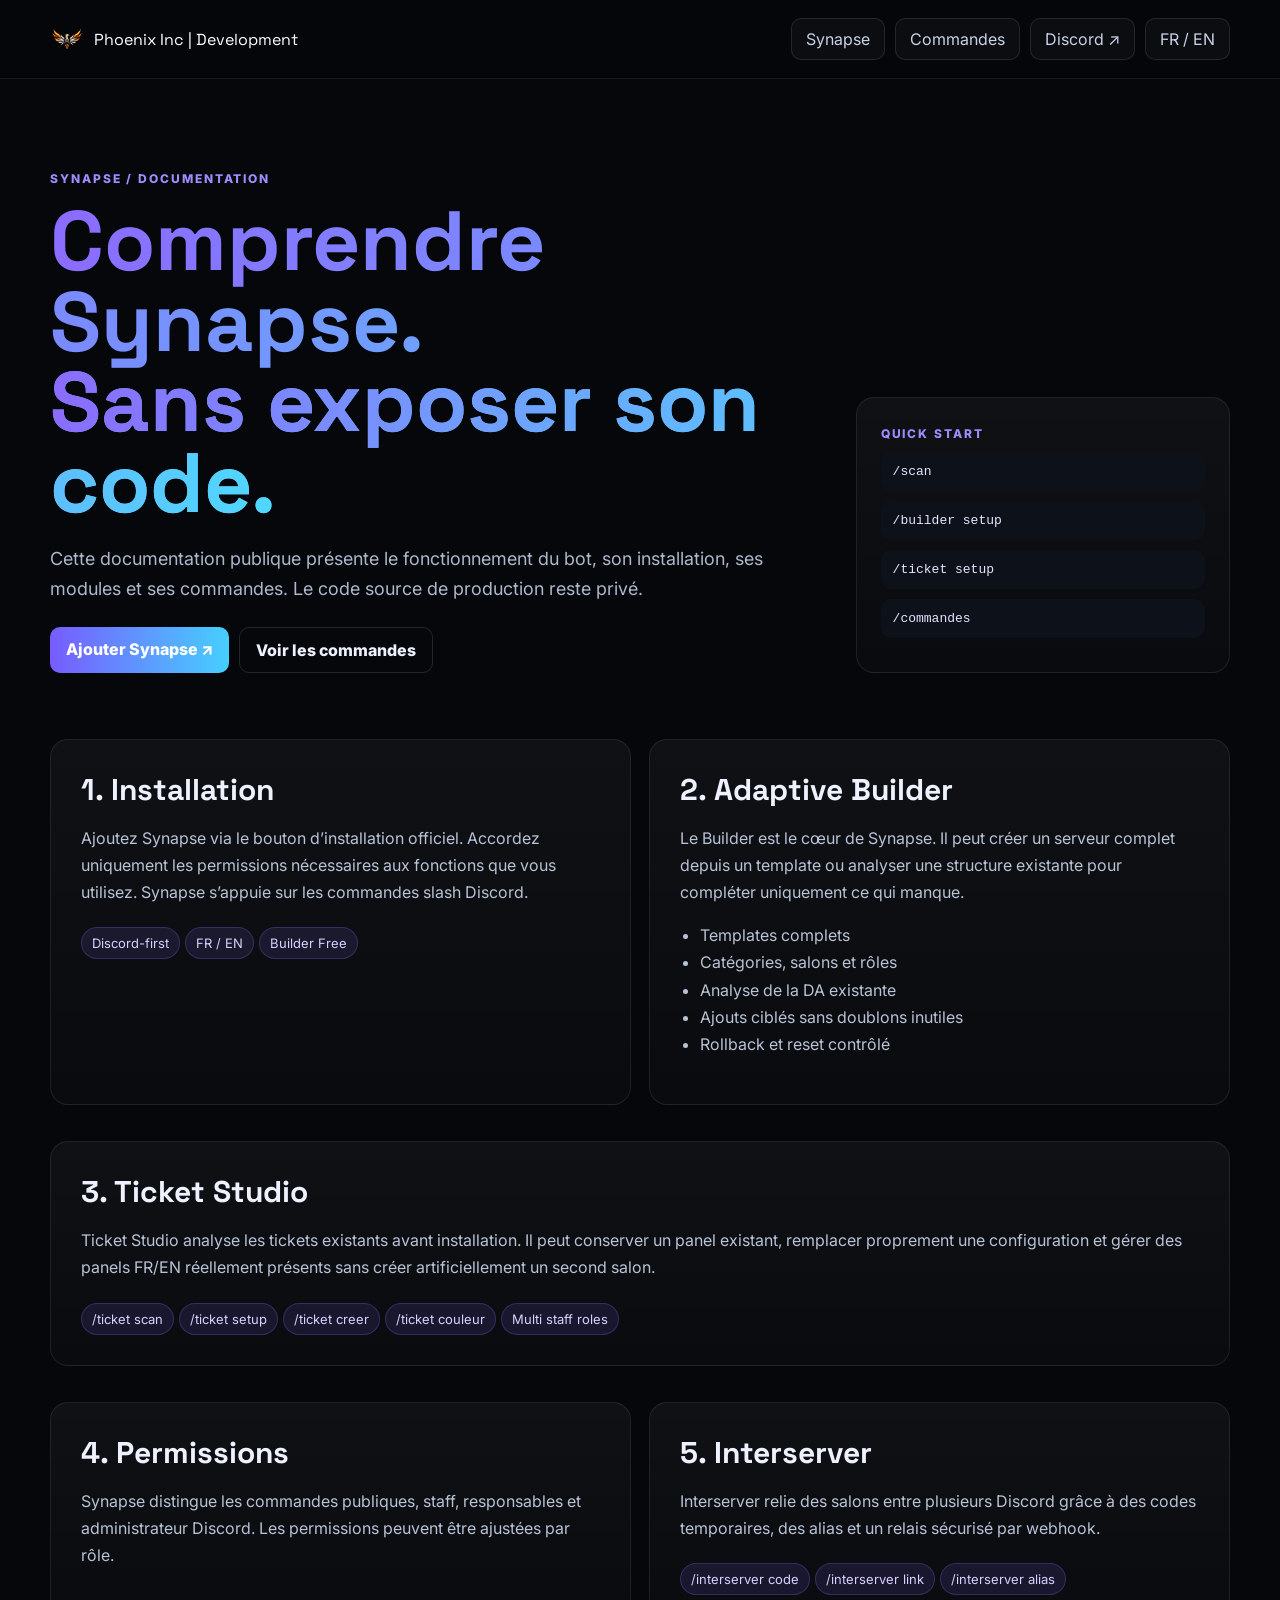
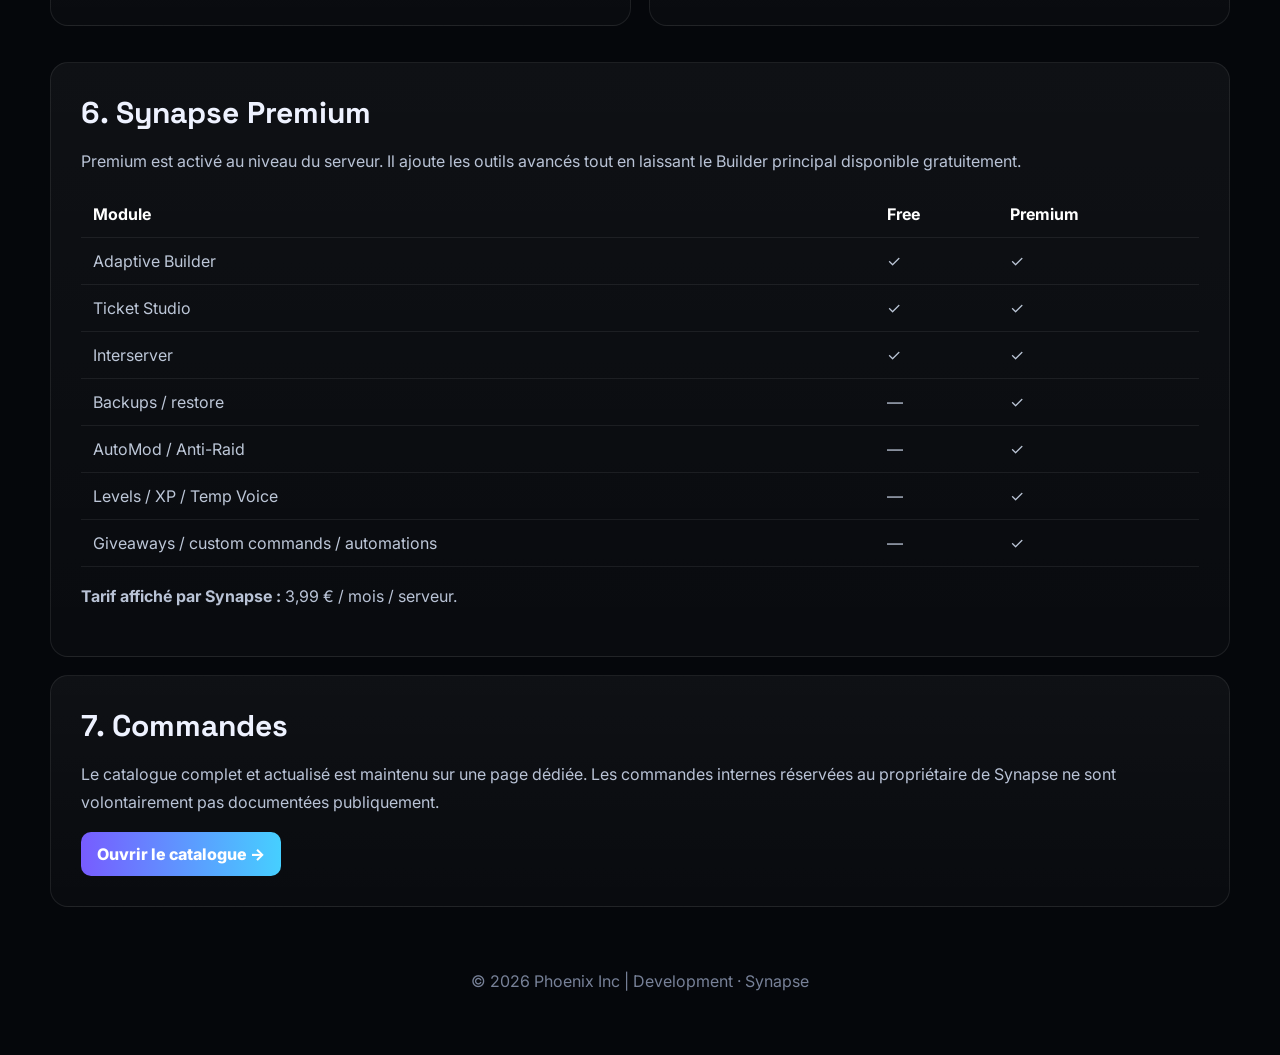
<file: synapse-docs.html>
<!DOCTYPE html>
<html lang="fr" data-theme="dark">
<head>
  <meta charset="UTF-8">
  <meta name="viewport" content="width=device-width,initial-scale=1">
  <meta name="theme-color" content="#05070b">
  <title>Documentation Synapse — Phoenix Inc | Development</title>
  <meta name="description" content="Documentation publique de Synapse : installation, Builder, Ticket Studio, Premium, Interserver, permissions et commandes.">
  <link rel="icon" href="./assets/favicon.ico" sizes="any">
  <link rel="icon" href="./assets/favicon.svg" type="image/svg+xml">
  <link rel="preconnect" href="https://fonts.googleapis.com">
  <link rel="preconnect" href="https://fonts.gstatic.com" crossorigin>
  <link href="https://fonts.googleapis.com/css2?family=Inter:wght@400;500;600;700;800;900&family=Space+Grotesk:wght@500;600;700&display=swap" rel="stylesheet">
  <link rel="stylesheet" href="catalog.css?v=20260816-docs1">
  <style>
    :root{color-scheme:dark}*{box-sizing:border-box}html,body{margin:0;background:#05070b;color:#eef2ff;font-family:Inter,Arial,sans-serif}body{min-height:100vh}.docs-shell{width:min(1180px,calc(100% - 32px));margin:auto}.docs-header{position:sticky;top:0;z-index:20;display:flex;align-items:center;justify-content:space-between;gap:20px;padding:18px max(16px,calc((100vw - 1180px)/2));background:rgba(5,7,11,.92);backdrop-filter:blur(18px);border-bottom:1px solid rgba(255,255,255,.08)}.docs-brand{display:flex;align-items:center;gap:10px;color:white;text-decoration:none;font-family:'Space Grotesk',sans-serif}.docs-brand img{width:34px;height:34px}.docs-nav{display:flex;gap:10px;flex-wrap:wrap}.docs-nav a,.docs-lang{color:#c9d2e7;text-decoration:none;border:1px solid rgba(255,255,255,.1);background:rgba(255,255,255,.03);padding:10px 14px;border-radius:10px;font:inherit;cursor:pointer}.docs-nav a:hover,.docs-lang:hover{color:#fff;border-color:rgba(139,108,255,.55)}.docs-hero{padding:88px 0 48px;display:grid;grid-template-columns:1.35fr .65fr;gap:28px}.docs-kicker{font-size:12px;font-weight:800;letter-spacing:.16em;color:#9f8cff}.docs-hero h1{font:700 clamp(46px,7vw,84px)/.96 'Space Grotesk',sans-serif;margin:14px 0 20px}.docs-hero h1 span{background:linear-gradient(90deg,#8b6cff,#50d8ff);-webkit-background-clip:text;color:transparent}.docs-hero p{max-width:780px;color:#aeb8cc;font-size:18px;line-height:1.7}.docs-card,.docs-section{border:1px solid rgba(255,255,255,.08);background:linear-gradient(180deg,rgba(255,255,255,.045),rgba(255,255,255,.02));border-radius:18px}.docs-card{padding:24px;align-self:end}.docs-card code{display:block;margin:10px 0;padding:12px;border-radius:10px;background:#0d111a;color:#e9e4ff}.docs-grid{display:grid;grid-template-columns:repeat(2,minmax(0,1fr));gap:18px}.docs-section{padding:30px;margin:18px 0}.docs-section h2{font:700 30px 'Space Grotesk',sans-serif;margin:0 0 14px}.docs-section h3{font:650 20px 'Space Grotesk',sans-serif;margin:24px 0 10px}.docs-section p,.docs-section li{color:#b9c3d6;line-height:1.7}.docs-section ul{padding-left:20px}.docs-tag{display:inline-flex;margin:5px 5px 0 0;padding:7px 10px;border-radius:999px;background:rgba(139,108,255,.12);border:1px solid rgba(139,108,255,.25);color:#d8d0ff;font-size:13px}.docs-actions{display:flex;gap:10px;flex-wrap:wrap;margin-top:22px}.docs-btn{display:inline-flex;padding:12px 16px;border-radius:10px;text-decoration:none;font-weight:800}.docs-btn.primary{background:linear-gradient(90deg,#775cff,#46cfff);color:white}.docs-btn.ghost{border:1px solid rgba(255,255,255,.12);color:#eef2ff}.docs-note{padding:14px 16px;border-left:3px solid #8b6cff;background:rgba(139,108,255,.08);border-radius:8px;color:#cdd4e4}.docs-table{width:100%;border-collapse:collapse;margin-top:16px}.docs-table th,.docs-table td{padding:13px 12px;text-align:left;border-bottom:1px solid rgba(255,255,255,.07);color:#bdc7d8}.docs-table th{color:#fff}.docs-footer{padding:46px 0 64px;color:#778198;text-align:center}.en-only{display:none}html[lang="en"] .fr-only{display:none}html[lang="en"] .en-only{display:initial}@media(max-width:800px){.docs-hero,.docs-grid{grid-template-columns:1fr}.docs-header{align-items:flex-start;flex-direction:column}.docs-hero{padding-top:54px}}
  </style>
</head>
<body>
<header class="docs-header">
  <a class="docs-brand" href="index.html"><img src="./assets/logo-phoenix-ph.png" alt=""><span>Phoenix Inc | Development</span></a>
  <nav class="docs-nav">
    <a href="synapse-bot.html">Synapse</a>
    <a href="synapse-commands.html"><span class="fr-only">Commandes</span><span class="en-only">Commands</span></a>
    <a href="https://discord.gg/xfWVss2KCv" target="_blank" rel="noopener">Discord ↗</a>
    <button class="docs-lang" type="button" data-lang>FR / EN</button>
  </nav>
</header>
<main class="docs-shell">
  <section class="docs-hero">
    <div>
      <span class="docs-kicker">SYNAPSE / DOCUMENTATION</span>
      <h1><span class="fr-only">Comprendre Synapse.<br><span>Sans exposer son code.</span></span><span class="en-only">Understand Synapse.<br><span>Without exposing its source.</span></span></h1>
      <p class="fr-only">Cette documentation publique présente le fonctionnement du bot, son installation, ses modules et ses commandes. Le code source de production reste privé.</p>
      <p class="en-only">This public documentation explains how the bot works, how to install it, its modules and commands. The production source code remains private.</p>
      <div class="docs-actions">
        <a class="docs-btn primary" href="https://discord.com/oauth2/authorize?client_id=928717186393079839&scope=bot%20applications.commands&permissions=1100333837330&integration_type=0" target="_blank" rel="noopener"><span class="fr-only">Ajouter Synapse ↗</span><span class="en-only">Add Synapse ↗</span></a>
        <a class="docs-btn ghost" href="synapse-commands.html"><span class="fr-only">Voir les commandes</span><span class="en-only">View commands</span></a>
      </div>
    </div>
    <aside class="docs-card"><span class="docs-kicker">QUICK START</span><code>/scan</code><code>/builder setup</code><code>/ticket setup</code><code>/commandes</code></aside>
  </section>
  <section class="docs-grid"><article class="docs-section"><h2>1. Installation</h2><p class="fr-only">Ajoutez Synapse via le bouton d’installation officiel. Accordez uniquement les permissions nécessaires aux fonctions que vous utilisez. Synapse s’appuie sur les commandes slash Discord.</p><p class="en-only">Add Synapse through the official install button. Grant only the permissions required by the features you use. Synapse is driven through Discord slash commands.</p><div><span class="docs-tag">Discord-first</span><span class="docs-tag">FR / EN</span><span class="docs-tag">Builder Free</span></div></article><article class="docs-section"><h2>2. Adaptive Builder</h2><p class="fr-only">Le Builder est le cœur de Synapse. Il peut créer un serveur complet depuis un template ou analyser une structure existante pour compléter uniquement ce qui manque.</p><p class="en-only">The Builder is Synapse’s core. It can create a complete server from a template or analyse an existing structure and only add what is missing.</p><ul class="fr-only"><li>Templates complets</li><li>Catégories, salons et rôles</li><li>Analyse de la DA existante</li><li>Ajouts ciblés sans doublons inutiles</li><li>Rollback et reset contrôlé</li></ul><ul class="en-only"><li>Complete templates</li><li>Categories, channels and roles</li><li>Existing style analysis</li><li>Targeted additions without unnecessary duplicates</li><li>Rollback and controlled reset</li></ul></article></section>
  <section class="docs-section"><h2>3. Ticket Studio</h2><p class="fr-only">Ticket Studio analyse les tickets existants avant installation. Il peut conserver un panel existant, remplacer proprement une configuration et gérer des panels FR/EN réellement présents sans créer artificiellement un second salon.</p><p class="en-only">Ticket Studio analyses existing tickets before installation. It can preserve an existing panel, replace a setup cleanly and manage real FR/EN panels without artificially creating a second channel.</p><div><span class="docs-tag">/ticket scan</span><span class="docs-tag">/ticket setup</span><span class="docs-tag">/ticket creer</span><span class="docs-tag">/ticket couleur</span><span class="docs-tag">Multi staff roles</span></div></section>
  <section class="docs-grid"><article class="docs-section"><h2>4. Permissions</h2><p class="fr-only">Synapse distingue les commandes publiques, staff, responsables et administrateur Discord. Les permissions peuvent être ajustées par rôle.</p><p class="en-only">Synapse separates public, staff, manager and Discord administrator commands. Access can be adjusted by role.</p></article><article class="docs-section"><h2>5. Interserver</h2><p class="fr-only">Interserver relie des salons entre plusieurs Discord grâce à des codes temporaires, des alias et un relais sécurisé par webhook.</p><p class="en-only">Interserver links channels across several Discord servers using temporary codes, aliases and secure webhook relay.</p><div><span class="docs-tag">/interserver code</span><span class="docs-tag">/interserver link</span><span class="docs-tag">/interserver alias</span></div></article></section>
  <section class="docs-section"><h2>6. Synapse Premium</h2><p class="fr-only">Premium est activé au niveau du serveur. Il ajoute les outils avancés tout en laissant le Builder principal disponible gratuitement.</p><p class="en-only">Premium is enabled at server level. It adds advanced tools while the main Builder remains available for free.</p><table class="docs-table"><thead><tr><th>Module</th><th>Free</th><th>Premium</th></tr></thead><tbody><tr><td>Adaptive Builder</td><td>✓</td><td>✓</td></tr><tr><td>Ticket Studio</td><td>✓</td><td>✓</td></tr><tr><td>Interserver</td><td>✓</td><td>✓</td></tr><tr><td>Backups / restore</td><td>—</td><td>✓</td></tr><tr><td>AutoMod / Anti-Raid</td><td>—</td><td>✓</td></tr><tr><td>Levels / XP / Temp Voice</td><td>—</td><td>✓</td></tr><tr><td>Giveaways / custom commands / automations</td><td>—</td><td>✓</td></tr></tbody></table><p class="fr-only"><strong>Tarif affiché par Synapse :</strong> 3,99 € / mois / serveur.</p><p class="en-only"><strong>Synapse displayed price:</strong> €3.99 / month / server.</p></section>
  <section class="docs-section"><h2 class="fr-only">7. Commandes</h2><h2 class="en-only">7. Commands</h2><p class="fr-only">Le catalogue complet et actualisé est maintenu sur une page dédiée. Les commandes internes réservées au propriétaire de Synapse ne sont volontairement pas documentées publiquement.</p><p class="en-only">The complete up-to-date catalogue is maintained on a dedicated page. Internal commands reserved for the Synapse owner are intentionally not publicly documented.</p><a class="docs-btn primary" href="synapse-commands.html"><span class="fr-only">Ouvrir le catalogue →</span><span class="en-only">Open catalogue →</span></a></section>
</main>
<footer class="docs-footer">© 2026 Phoenix Inc | Development · Synapse</footer>
<script>(()=>{const b=document.querySelector('[data-lang]');let lang=localStorage.getItem('phoenix-lang')==='en'?'en':'fr';const apply=()=>{document.documentElement.lang=lang;localStorage.setItem('phoenix-lang',lang)};b?.addEventListener('click',()=>{lang=lang==='fr'?'en':'fr';apply()});apply()})();</script>
</body>
</html>
</file>
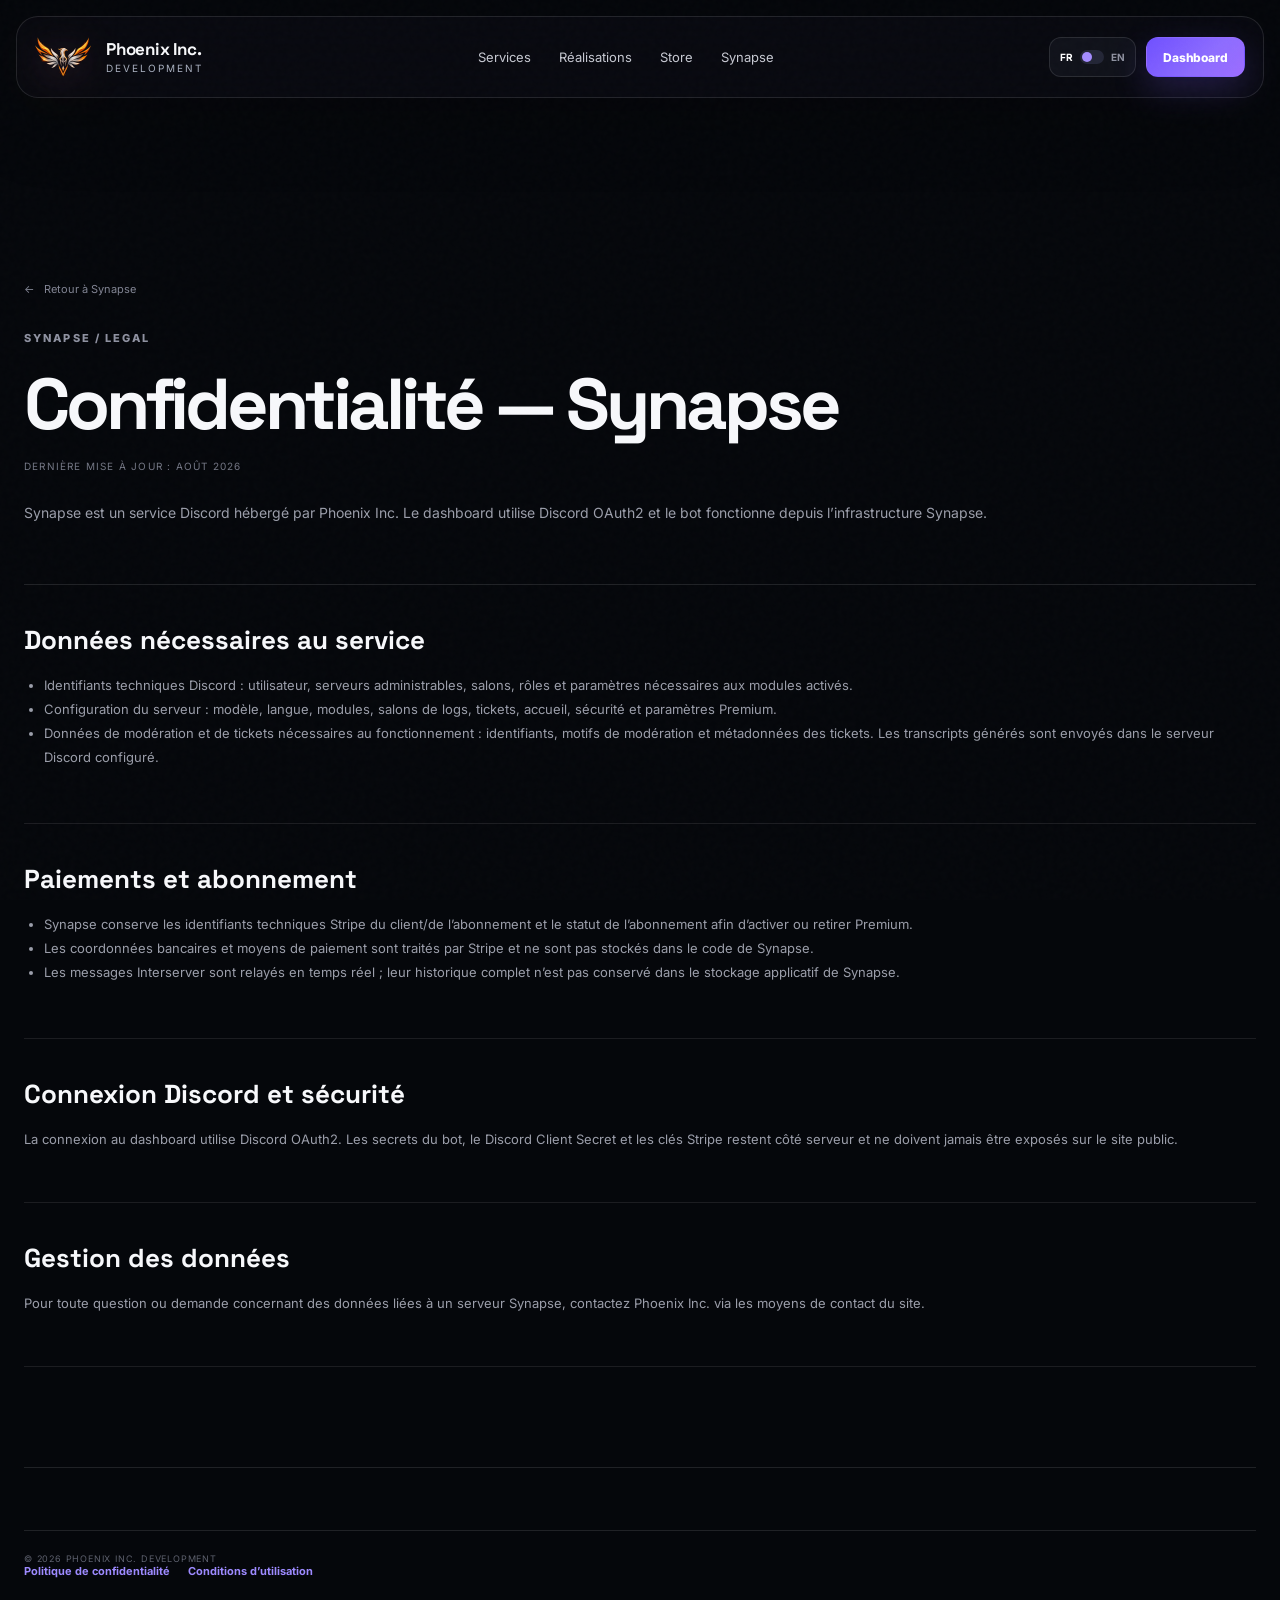
<file: synapse-privacy.html>
<!DOCTYPE html><html lang="fr"><head><meta charset="UTF-8"><meta name="viewport" content="width=device-width,initial-scale=1"><meta name="theme-color" content="#07080d"><link rel="icon" href="./assets/logo-phoenix-ph.png" type="image/png"><link rel="preconnect" href="https://fonts.googleapis.com"><link rel="preconnect" href="https://fonts.gstatic.com" crossorigin><link href="https://fonts.googleapis.com/css2?family=Inter:wght@400;500;600;700;800;900&family=Space+Grotesk:wght@500;600;700&display=swap" rel="stylesheet"><link rel="stylesheet" href="styles.css"><title>Confidentialité — Synapse — Phoenix Inc.</title></head><body class="project-page"><div class="noise"></div><header class="site-header"><a class="brand" href="index.html"><img src="./assets/logo-phoenix-ph.png" alt="" width="60" height="60"><span class="brand-copy"><b>Phoenix Inc.</b><small>Development</small></span></a><nav class="nav"><a href="index.html#services" data-i18n="nav.services">Services</a><a href="index.html#work" data-i18n="nav.work">Réalisations</a><a href="index.html#store" data-i18n="nav.store">Store</a><a href="synapse-bot.html">Synapse</a></nav><div class="header-actions"><button class="lang-switch" type="button" data-lang-toggle><span>FR</span><i></i><span>EN</span></button><a class="button button-small button-primary" href="synapse-bot.html#dashboard">Dashboard</a></div></header><main class="legal-page section-shell"><a class="project-breadcrumb" href="synapse-bot.html">← <span data-i18n="legal.back">Retour à Synapse</span></a><div class="legal-hero"><span class="kicker">SYNAPSE / LEGAL</span><h1 data-i18n="privacy.title">Confidentialité Synapse</h1><span class="legal-updated" data-i18n="privacy.updated">Dernière mise à jour : août 2026</span><p style="margin-top:26px;color:#9b9eaa;line-height:1.85;font-size:14px" data-i18n="privacy.intro">Synapse est un service Discord hébergé par Phoenix Inc. Le dashboard utilise Discord OAuth2 et le bot fonctionne depuis l’infrastructure Synapse.</p></div><div class="legal-card"><h2 data-i18n="privacy.h1">Données nécessaires au service</h2><ul><li data-i18n="privacy.l1">Identifiants Discord techniques : utilisateur, serveurs gérables, salons, rôles et paramètres nécessaires aux modules activés.</li><li data-i18n="privacy.l2">Configuration du serveur : modèle, langue, modules, salons de logs, réglages tickets, welcome, sécurité et fonctionnalités Premium.</li><li data-i18n="privacy.l3">Données de modération et de tickets nécessaires au fonctionnement : identifiants, raisons de sanctions et métadonnées de tickets. Les transcripts générés sont envoyés dans le Discord configuré.</li></ul></div><div class="legal-card"><h2 data-i18n="privacy.h2">Paiement et abonnement</h2><ul><li data-i18n="privacy.n1">Synapse conserve les identifiants techniques Stripe du client et de l’abonnement ainsi que son statut afin d’activer ou retirer Premium.</li><li data-i18n="privacy.n2">Les données de carte et moyens de paiement sont traités par Stripe et ne sont pas stockés dans le code de Synapse.</li><li data-i18n="privacy.n3">Les messages Interserver sont relayés en temps réel ; l’historique complet de ces messages n’est pas enregistré dans le stockage applicatif Synapse.</li></ul></div><div class="legal-card"><h2 data-i18n="privacy.h3">Connexion Discord et sécurité</h2><p data-i18n="privacy.storage">La connexion au dashboard utilise Discord OAuth2. Les secrets du bot, le Client Secret Discord et les clés Stripe restent côté serveur et ne doivent jamais être exposés dans le site public.</p></div><div class="legal-card"><h2 data-i18n="privacy.h4">Gestion des données</h2><p data-i18n="privacy.rights">Pour une question ou une demande concernant les données liées à un serveur Synapse, contactez Phoenix Inc. via les moyens de contact indiqués sur le site.</p></div></main><footer class="footer section-shell"><div class="footer-bottom"><span>© <span id="year"></span> Phoenix Inc. Development</span></div></footer><script src="config.js"></script><script src="app.js"></script></body></html>
</file>
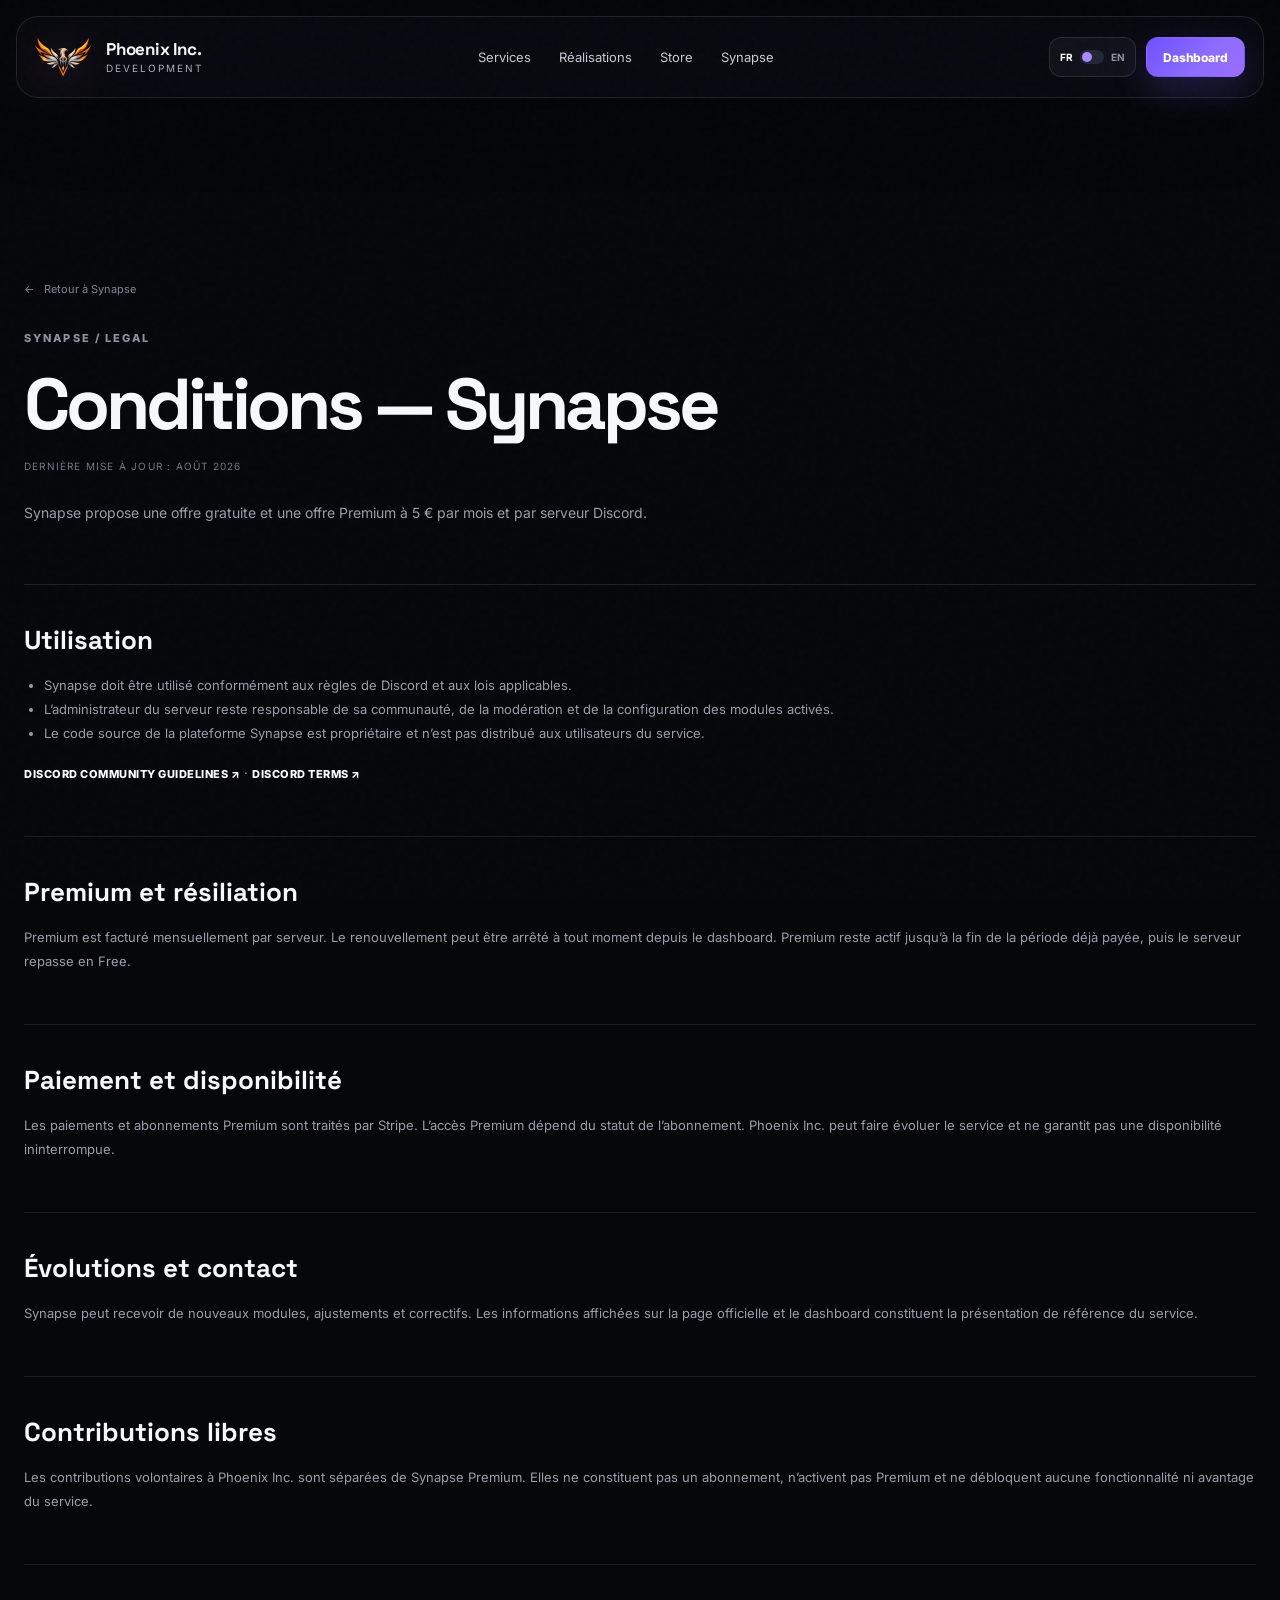
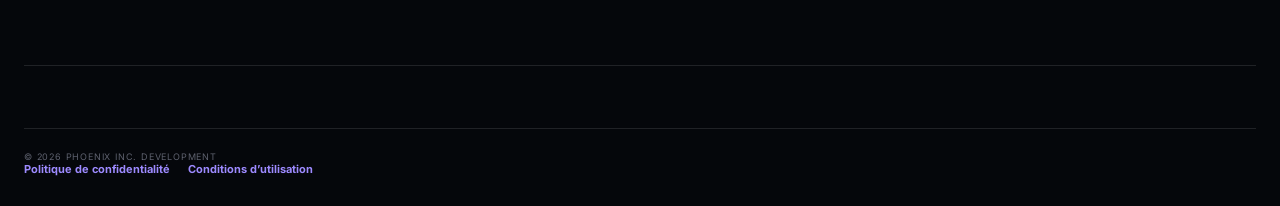
<file: synapse-terms.html>
<!DOCTYPE html><html lang="fr"><head><meta charset="UTF-8"><meta name="viewport" content="width=device-width,initial-scale=1"><meta name="theme-color" content="#07080d"><link rel="icon" href="./assets/logo-phoenix-ph.png" type="image/png"><link rel="preconnect" href="https://fonts.googleapis.com"><link rel="preconnect" href="https://fonts.gstatic.com" crossorigin><link href="https://fonts.googleapis.com/css2?family=Inter:wght@400;500;600;700;800;900&family=Space+Grotesk:wght@500;600;700&display=swap" rel="stylesheet"><link rel="stylesheet" href="styles.css"><title>Conditions — Synapse — Phoenix Inc.</title></head><body class="project-page"><div class="noise"></div><header class="site-header"><a class="brand" href="index.html"><img src="./assets/logo-phoenix-ph.png" alt="" width="60" height="60"><span class="brand-copy"><b>Phoenix Inc.</b><small>Development</small></span></a><nav class="nav"><a href="index.html#services" data-i18n="nav.services">Services</a><a href="index.html#work" data-i18n="nav.work">Réalisations</a><a href="index.html#store" data-i18n="nav.store">Store</a><a href="synapse-bot.html">Synapse</a></nav><div class="header-actions"><button class="lang-switch" type="button" data-lang-toggle><span>FR</span><i></i><span>EN</span></button><a class="button button-small button-primary" href="synapse-bot.html#dashboard">Dashboard</a></div></header><main class="legal-page section-shell"><a class="project-breadcrumb" href="synapse-bot.html">← <span data-i18n="legal.back">Retour à Synapse</span></a><div class="legal-hero"><span class="kicker">SYNAPSE / LEGAL</span><h1 data-i18n="terms.title">Conditions Synapse</h1><span class="legal-updated" data-i18n="terms.updated">Dernière mise à jour : août 2026</span><p style="margin-top:26px;color:#9b9eaa;line-height:1.85;font-size:14px" data-i18n="terms.intro">Synapse propose une offre gratuite et une offre Premium à 5 € par mois et par serveur Discord.</p></div><div class="legal-card"><h2 data-i18n="terms.h1">Utilisation</h2><ul><li data-i18n="terms.l1">L’utilisation de Synapse doit respecter les règles de Discord et les lois applicables.</li><li data-i18n="terms.l2">L’administrateur du serveur reste responsable de sa communauté, de sa modération et de la configuration des modules activés.</li><li data-i18n="terms.l3">Le code source de la plateforme Synapse est propriétaire et n’est pas distribué aux utilisateurs du service.</li></ul><p><a class="text-link" href="https://discord.com/guidelines" target="_blank" rel="noopener">Discord Community Guidelines ↗</a> · <a class="text-link" href="https://discord.com/terms" target="_blank" rel="noopener">Discord Terms ↗</a></p></div><div class="legal-card"><h2 data-i18n="terms.h2">Premium et annulation</h2><p data-i18n="terms.availability">Premium est facturé mensuellement par serveur. Le renouvellement peut être arrêté à tout moment depuis le dashboard. L’accès Premium reste actif jusqu’à la fin de la période déjà payée, puis le serveur repasse en Free.</p></div><div class="legal-card"><h2 data-i18n="terms.h3">Paiement et disponibilité</h2><p data-i18n="terms.suspension">Les paiements et abonnements Premium sont traités via Stripe. L’accès Premium dépend de l’état de l’abonnement. Phoenix Inc. peut faire évoluer les fonctionnalités du service et ne garantit pas une disponibilité sans interruption.</p></div><div class="legal-card"><h2 data-i18n="terms.h4">Évolutions et contact</h2><p data-i18n="terms.changes">Synapse peut recevoir de nouveaux modules, ajustements et corrections. Les informations affichées sur la page officielle et le dashboard constituent la présentation de référence du service.</p></div><div class="legal-card"><h2 data-i18n="terms.h5">Contributions volontaires</h2><p data-i18n="terms.support">Les contributions volontaires à Phoenix Inc. sont indépendantes de Synapse Premium. Elles ne constituent pas un abonnement, n’activent pas Premium et ne débloquent aucune fonctionnalité ou avantage lié au service.</p></div></main><footer class="footer section-shell"><div class="footer-bottom"><span>© <span id="year"></span> Phoenix Inc. Development</span></div></footer><script src="config.js"></script><script src="app.js"></script></body></html>
</file>
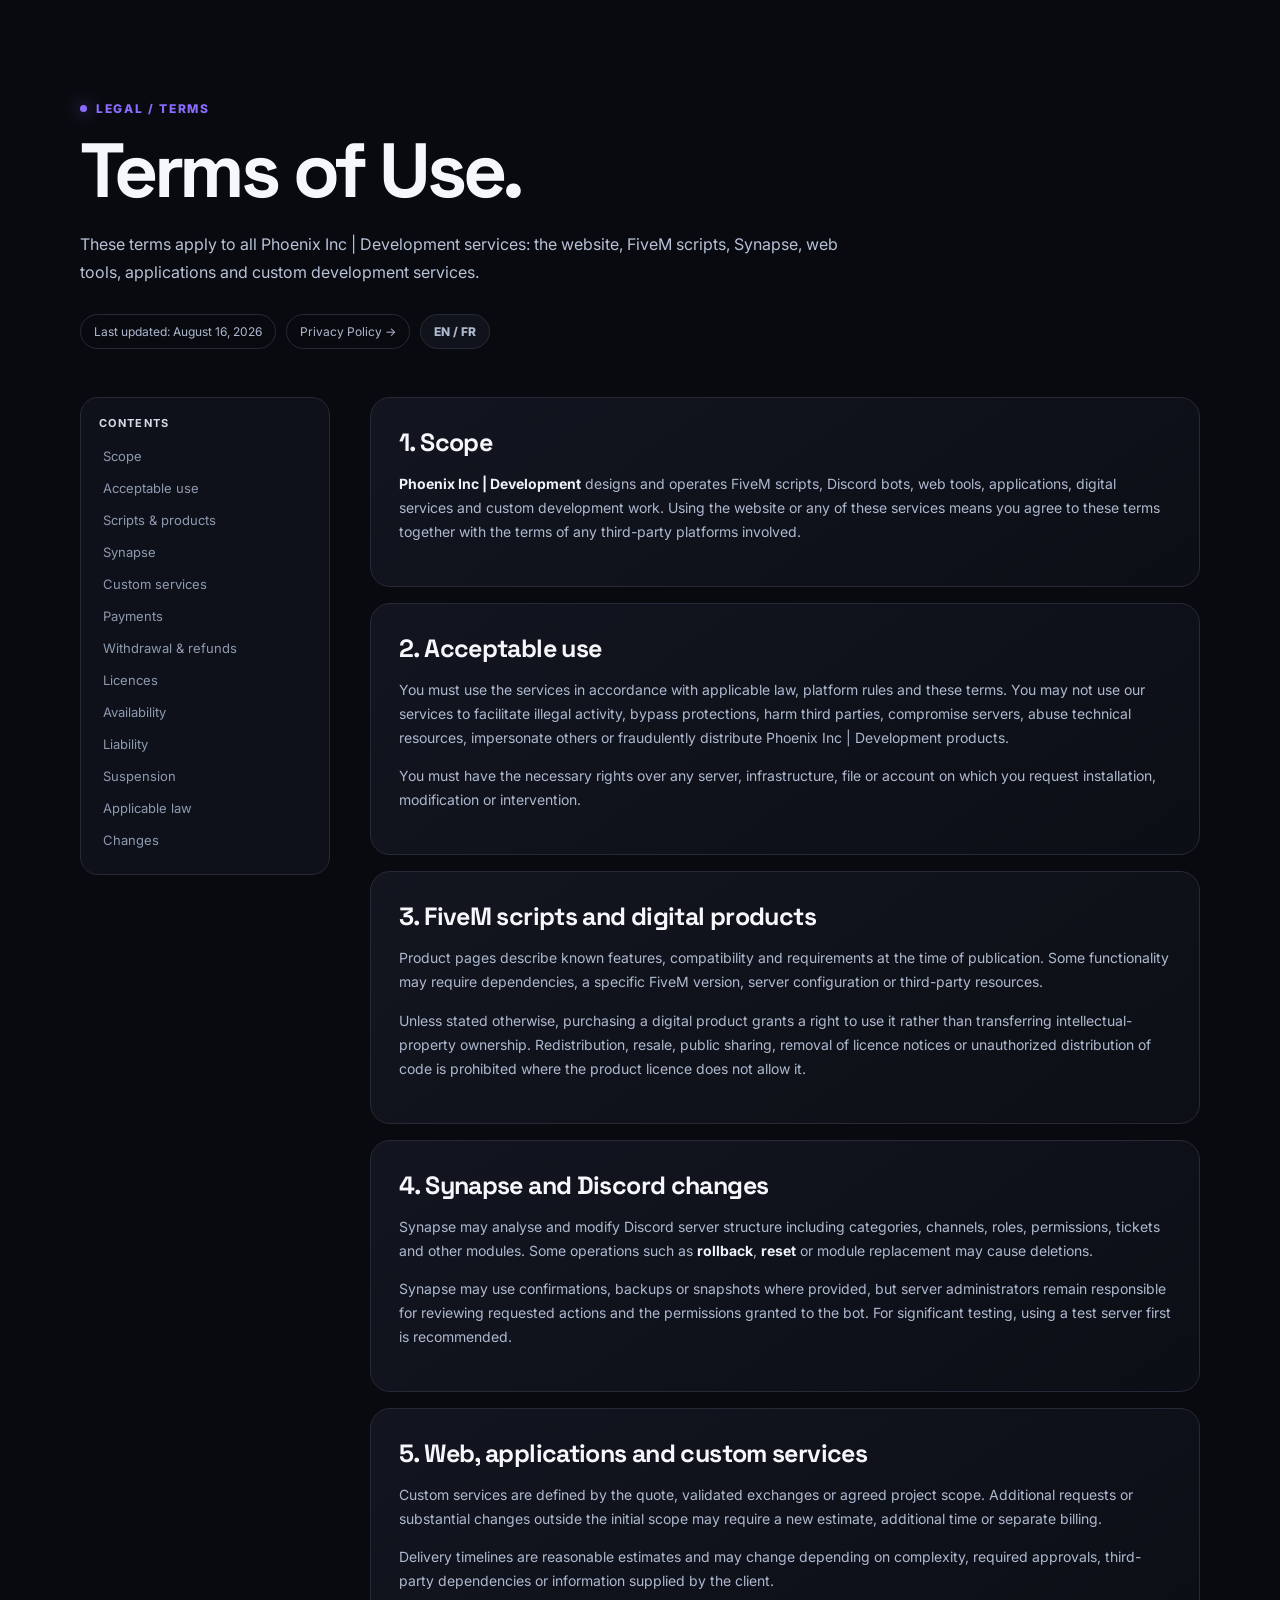
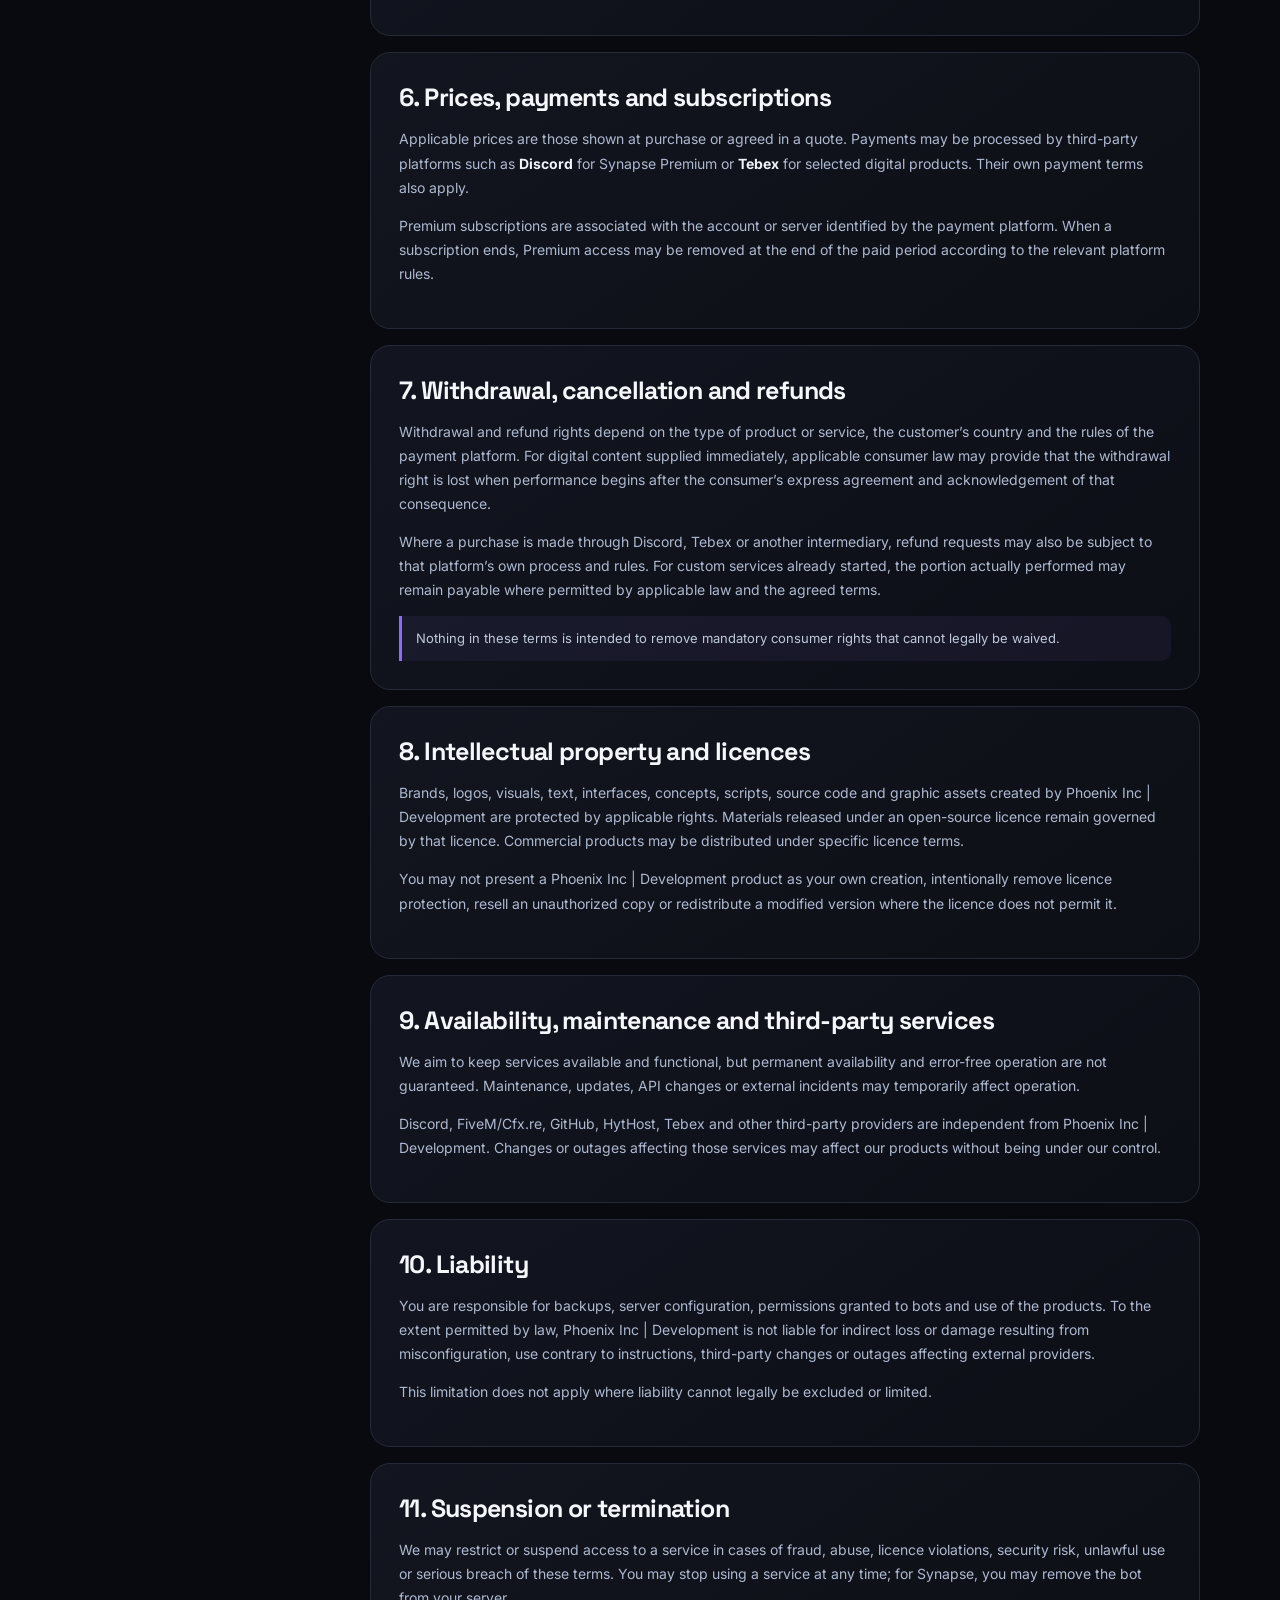
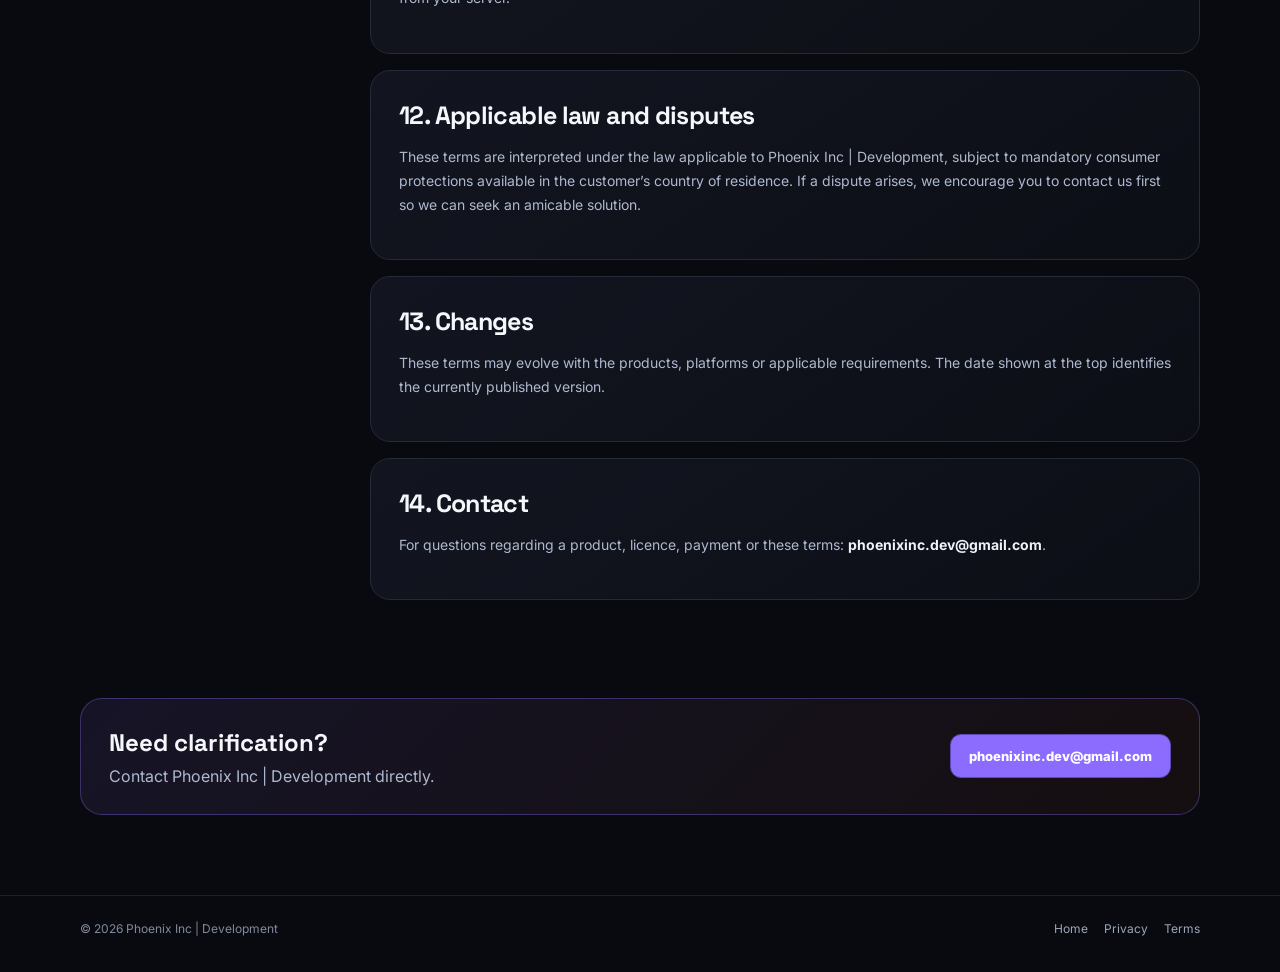
<file: terms-en.html>
<!DOCTYPE html><html lang="en"><head><meta charset="UTF-8"><meta name="viewport" content="width=device-width,initial-scale=1"><title>Terms of Use — Phoenix Inc | Development</title><meta name="description" content="Global Terms of Use for Phoenix Inc | Development website, FiveM scripts, Synapse and custom services."><link rel="preconnect" href="https://fonts.googleapis.com"><link rel="preconnect" href="https://fonts.gstatic.com" crossorigin><link href="https://fonts.googleapis.com/css2?family=Inter:wght@400;500;600;700;800;900&family=Space+Grotesk:wght@500;600;700&display=swap" rel="stylesheet"><link rel="stylesheet" href="legal.css"></head><body class="legal-page"><main class="legal-shell"><section class="legal-hero"><span class="legal-kicker">LEGAL / TERMS</span><h1>Terms of Use.</h1><p>These terms apply to all Phoenix Inc | Development services: the website, FiveM scripts, Synapse, web tools, applications and custom development services.</p><div class="legal-meta"><span>Last updated: August 16, 2026</span><a href="privacy-en.html">Privacy Policy →</a><a class="legal-lang" href="terms.html">EN / FR</a></div></section><section class="legal-grid"><aside class="legal-toc"><b>CONTENTS</b><a href="#scope">Scope</a><a href="#usage">Acceptable use</a><a href="#products">Scripts & products</a><a href="#synapse">Synapse</a><a href="#services">Custom services</a><a href="#payments">Payments</a><a href="#refunds">Withdrawal & refunds</a><a href="#licenses">Licences</a><a href="#availability">Availability</a><a href="#liability">Liability</a><a href="#termination">Suspension</a><a href="#law">Applicable law</a><a href="#changes">Changes</a></aside><div class="legal-content"><article class="legal-card" id="scope"><h2>1. Scope</h2><p><strong>Phoenix Inc | Development</strong> designs and operates FiveM scripts, Discord bots, web tools, applications, digital services and custom development work. Using the website or any of these services means you agree to these terms together with the terms of any third-party platforms involved.</p></article><article class="legal-card" id="usage"><h2>2. Acceptable use</h2><p>You must use the services in accordance with applicable law, platform rules and these terms. You may not use our services to facilitate illegal activity, bypass protections, harm third parties, compromise servers, abuse technical resources, impersonate others or fraudulently distribute Phoenix Inc | Development products.</p><p>You must have the necessary rights over any server, infrastructure, file or account on which you request installation, modification or intervention.</p></article><article class="legal-card" id="products"><h2>3. FiveM scripts and digital products</h2><p>Product pages describe known features, compatibility and requirements at the time of publication. Some functionality may require dependencies, a specific FiveM version, server configuration or third-party resources.</p><p>Unless stated otherwise, purchasing a digital product grants a right to use it rather than transferring intellectual-property ownership. Redistribution, resale, public sharing, removal of licence notices or unauthorized distribution of code is prohibited where the product licence does not allow it.</p></article><article class="legal-card" id="synapse"><h2>4. Synapse and Discord changes</h2><p>Synapse may analyse and modify Discord server structure including categories, channels, roles, permissions, tickets and other modules. Some operations such as <strong>rollback</strong>, <strong>reset</strong> or module replacement may cause deletions.</p><p>Synapse may use confirmations, backups or snapshots where provided, but server administrators remain responsible for reviewing requested actions and the permissions granted to the bot. For significant testing, using a test server first is recommended.</p></article><article class="legal-card" id="services"><h2>5. Web, applications and custom services</h2><p>Custom services are defined by the quote, validated exchanges or agreed project scope. Additional requests or substantial changes outside the initial scope may require a new estimate, additional time or separate billing.</p><p>Delivery timelines are reasonable estimates and may change depending on complexity, required approvals, third-party dependencies or information supplied by the client.</p></article><article class="legal-card" id="payments"><h2>6. Prices, payments and subscriptions</h2><p>Applicable prices are those shown at purchase or agreed in a quote. Payments may be processed by third-party platforms such as <strong>Discord</strong> for Synapse Premium or <strong>Tebex</strong> for selected digital products. Their own payment terms also apply.</p><p>Premium subscriptions are associated with the account or server identified by the payment platform. When a subscription ends, Premium access may be removed at the end of the paid period according to the relevant platform rules.</p></article><article class="legal-card" id="refunds"><h2>7. Withdrawal, cancellation and refunds</h2><p>Withdrawal and refund rights depend on the type of product or service, the customer’s country and the rules of the payment platform. For digital content supplied immediately, applicable consumer law may provide that the withdrawal right is lost when performance begins after the consumer’s express agreement and acknowledgement of that consequence.</p><p>Where a purchase is made through Discord, Tebex or another intermediary, refund requests may also be subject to that platform’s own process and rules. For custom services already started, the portion actually performed may remain payable where permitted by applicable law and the agreed terms.</p><div class="legal-note">Nothing in these terms is intended to remove mandatory consumer rights that cannot legally be waived.</div></article><article class="legal-card" id="licenses"><h2>8. Intellectual property and licences</h2><p>Brands, logos, visuals, text, interfaces, concepts, scripts, source code and graphic assets created by Phoenix Inc | Development are protected by applicable rights. Materials released under an open-source licence remain governed by that licence. Commercial products may be distributed under specific licence terms.</p><p>You may not present a Phoenix Inc | Development product as your own creation, intentionally remove licence protection, resell an unauthorized copy or redistribute a modified version where the licence does not permit it.</p></article><article class="legal-card" id="availability"><h2>9. Availability, maintenance and third-party services</h2><p>We aim to keep services available and functional, but permanent availability and error-free operation are not guaranteed. Maintenance, updates, API changes or external incidents may temporarily affect operation.</p><p>Discord, FiveM/Cfx.re, GitHub, HytHost, Tebex and other third-party providers are independent from Phoenix Inc | Development. Changes or outages affecting those services may affect our products without being under our control.</p></article><article class="legal-card" id="liability"><h2>10. Liability</h2><p>You are responsible for backups, server configuration, permissions granted to bots and use of the products. To the extent permitted by law, Phoenix Inc | Development is not liable for indirect loss or damage resulting from misconfiguration, use contrary to instructions, third-party changes or outages affecting external providers.</p><p>This limitation does not apply where liability cannot legally be excluded or limited.</p></article><article class="legal-card" id="termination"><h2>11. Suspension or termination</h2><p>We may restrict or suspend access to a service in cases of fraud, abuse, licence violations, security risk, unlawful use or serious breach of these terms. You may stop using a service at any time; for Synapse, you may remove the bot from your server.</p></article><article class="legal-card" id="law"><h2>12. Applicable law and disputes</h2><p>These terms are interpreted under the law applicable to Phoenix Inc | Development, subject to mandatory consumer protections available in the customer’s country of residence. If a dispute arises, we encourage you to contact us first so we can seek an amicable solution.</p></article><article class="legal-card" id="changes"><h2>13. Changes</h2><p>These terms may evolve with the products, platforms or applicable requirements. The date shown at the top identifies the currently published version.</p></article><article class="legal-card"><h2>14. Contact</h2><p>For questions regarding a product, licence, payment or these terms: <strong>phoenixinc.dev@gmail.com</strong>.</p></article></div></section><section class="legal-contact"><div><h2>Need clarification?</h2><p>Contact Phoenix Inc | Development directly.</p></div><a class="legal-btn" href="mailto:phoenixinc.dev@gmail.com">phoenixinc.dev@gmail.com</a></section></main><footer class="legal-footer"><div class="legal-shell"><span>© 2026 Phoenix Inc | Development</span><div><a href="index.html">Home</a><a href="privacy-en.html">Privacy</a><a href="terms-en.html">Terms</a></div></div></footer></body></html>
</file>
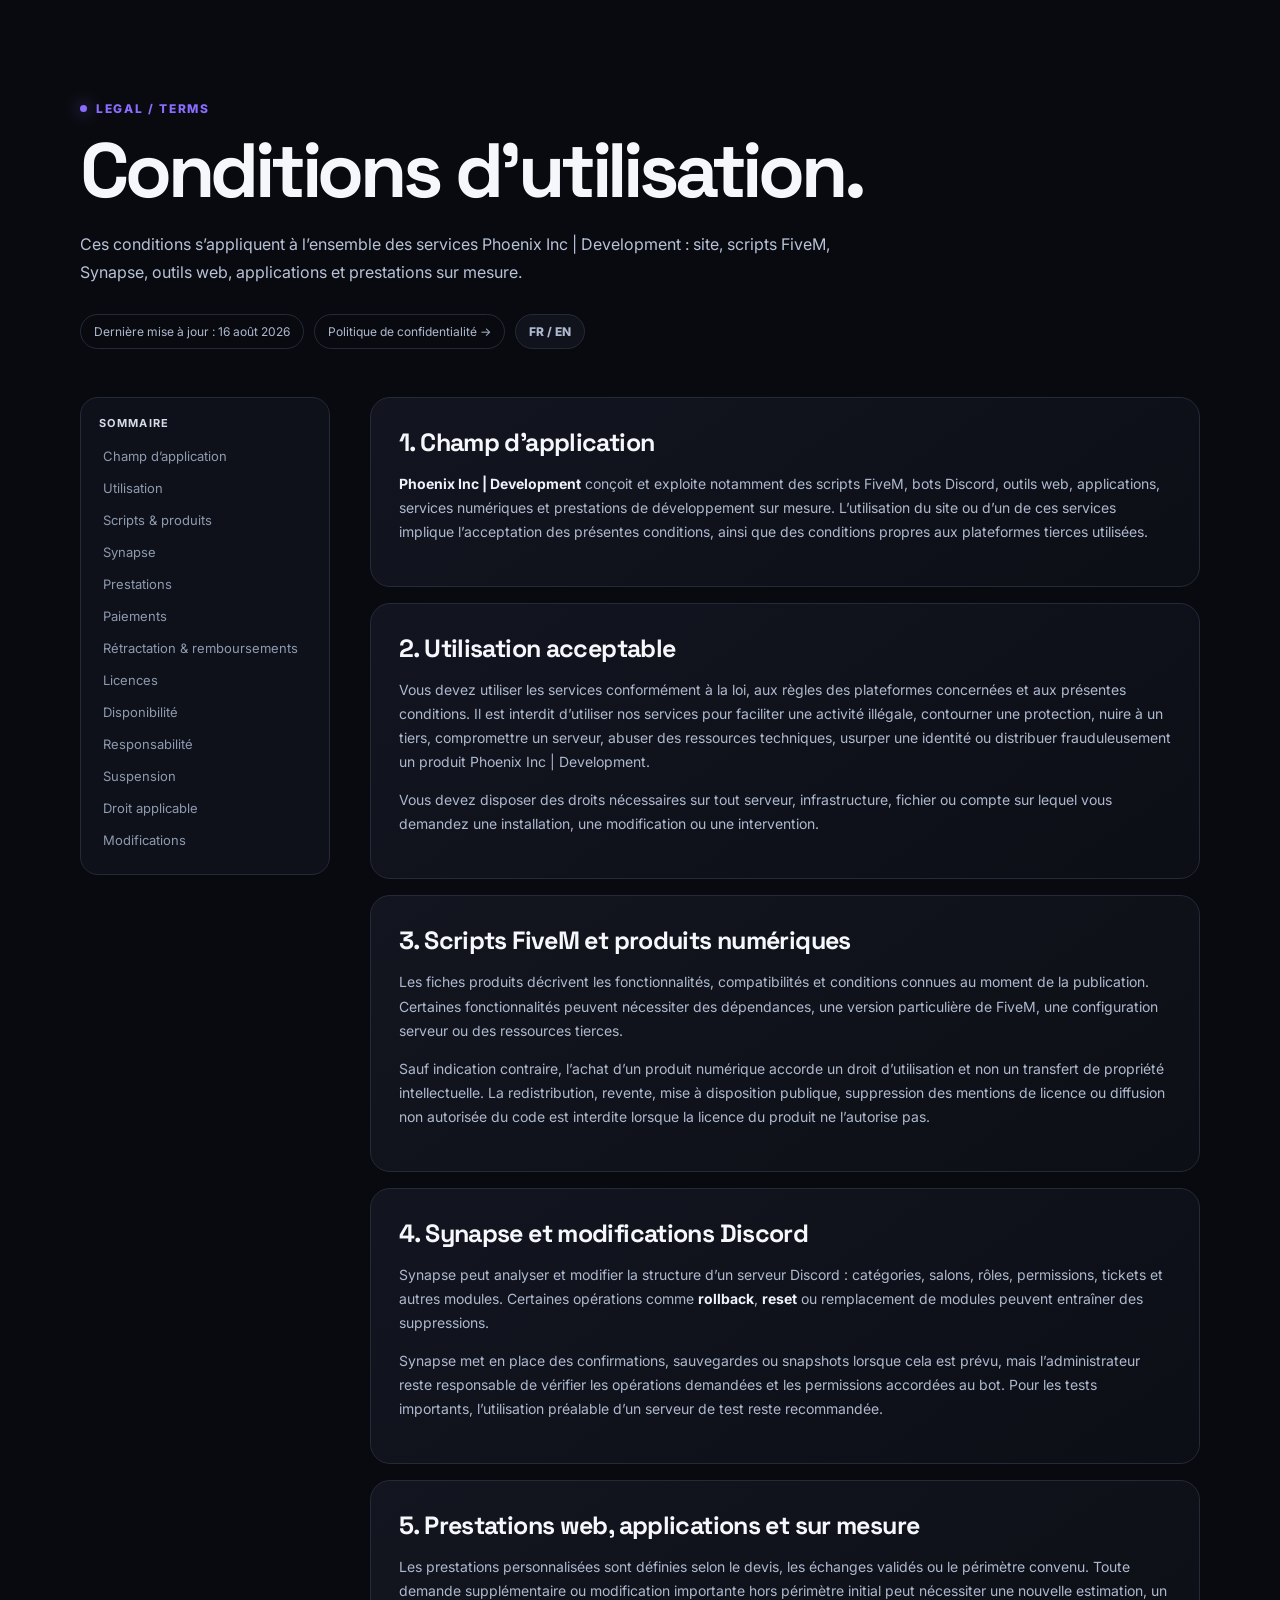
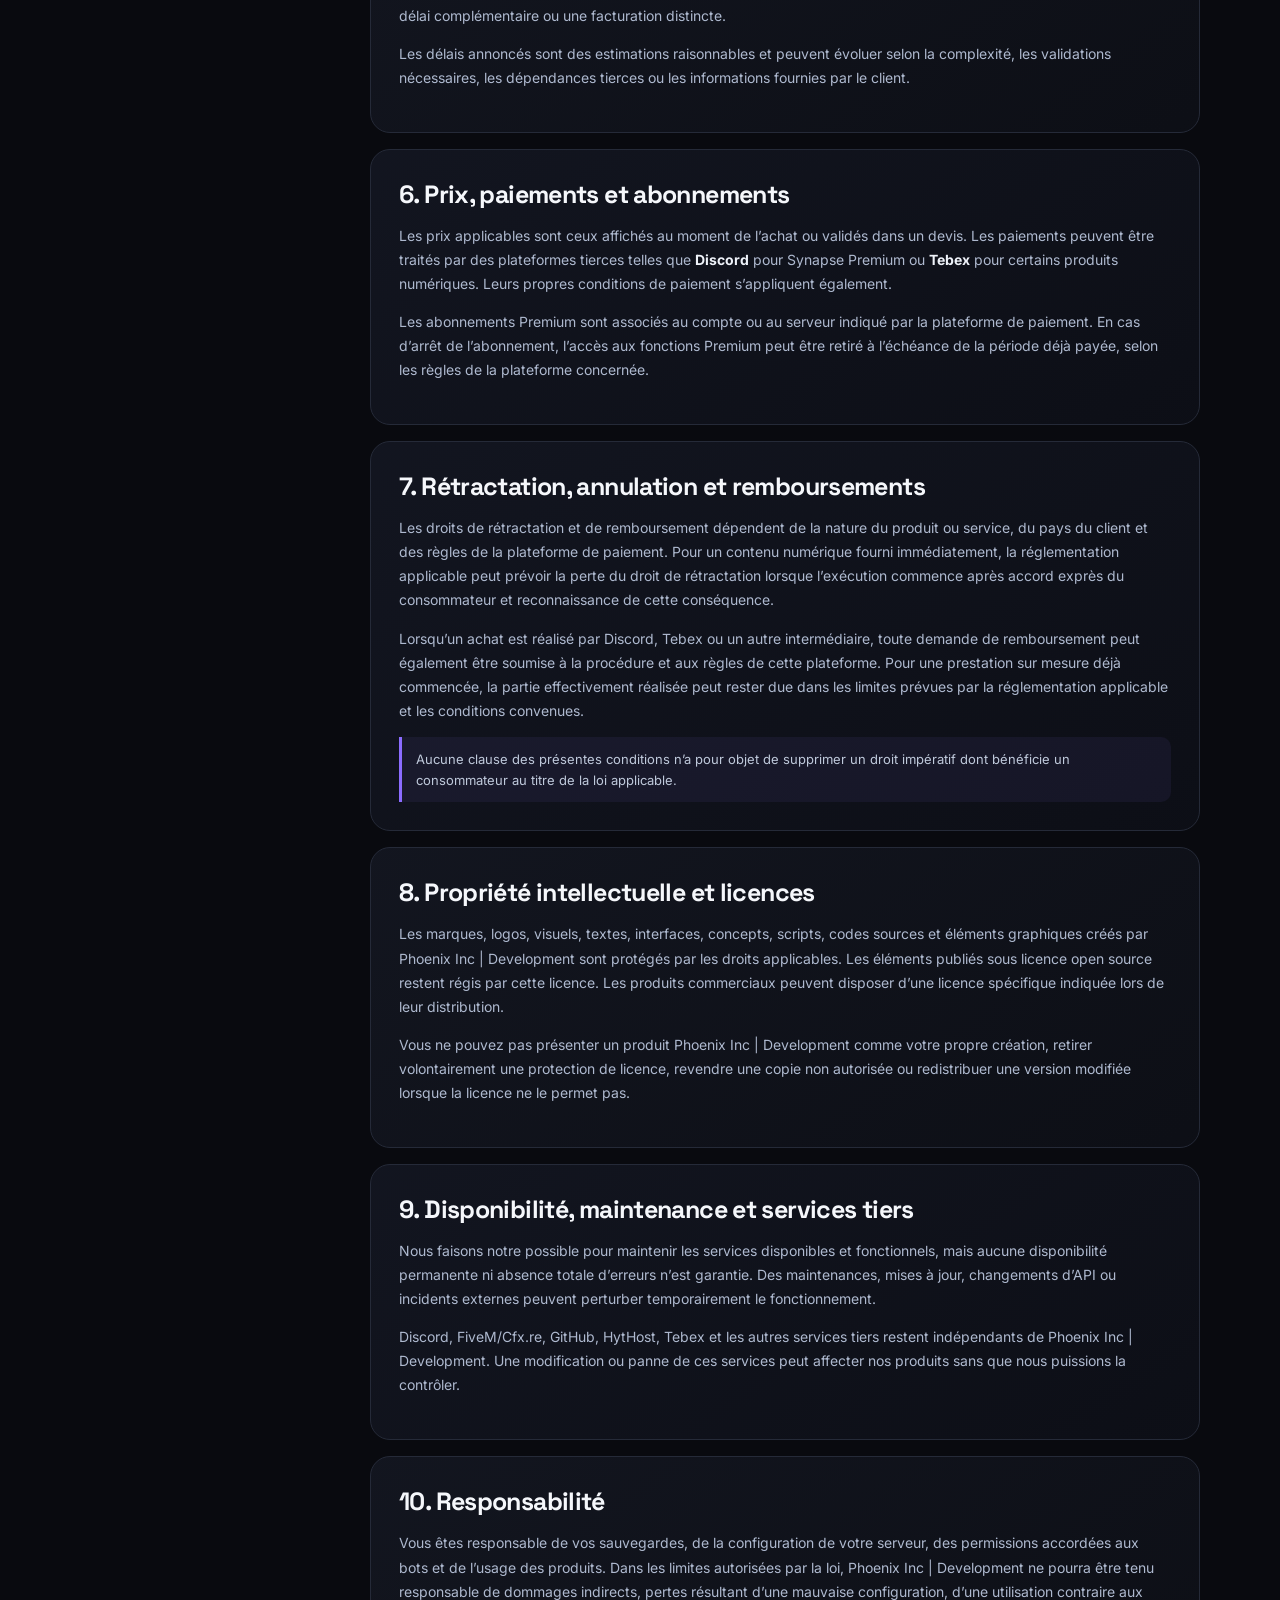
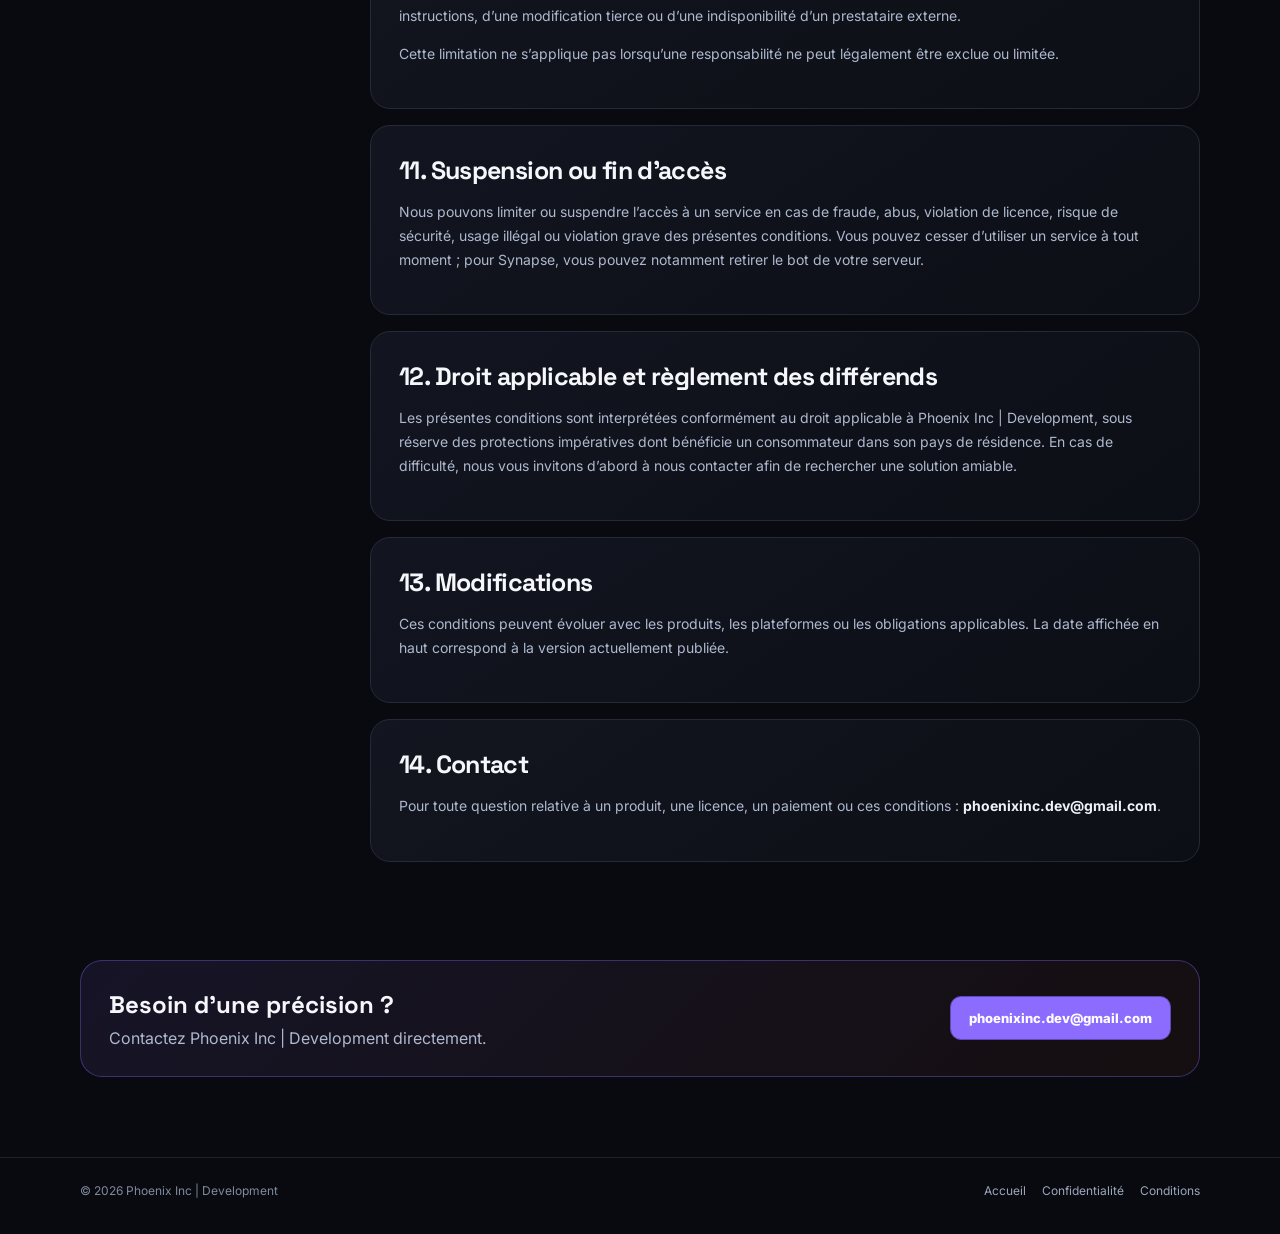
<file: terms.html>
<!DOCTYPE html><html lang="fr"><head><meta charset="UTF-8"><meta name="viewport" content="width=device-width,initial-scale=1"><title>Conditions d’utilisation — Phoenix Inc | Development</title><meta name="description" content="Conditions générales d’utilisation de Phoenix Inc | Development pour le site, les scripts, Synapse et les prestations sur mesure."><link rel="preconnect" href="https://fonts.googleapis.com"><link rel="preconnect" href="https://fonts.gstatic.com" crossorigin><link href="https://fonts.googleapis.com/css2?family=Inter:wght@400;500;600;700;800;900&family=Space+Grotesk:wght@500;600;700&display=swap" rel="stylesheet"><link rel="stylesheet" href="legal.css"></head><body class="legal-page"><main class="legal-shell"><section class="legal-hero"><span class="legal-kicker">LEGAL / TERMS</span><h1>Conditions d’utilisation.</h1><p>Ces conditions s’appliquent à l’ensemble des services Phoenix Inc | Development : site, scripts FiveM, Synapse, outils web, applications et prestations sur mesure.</p><div class="legal-meta"><span>Dernière mise à jour : 16 août 2026</span><a href="privacy.html">Politique de confidentialité →</a><a class="legal-lang" href="terms-en.html">FR / EN</a></div></section><section class="legal-grid"><aside class="legal-toc"><b>SOMMAIRE</b><a href="#scope">Champ d’application</a><a href="#usage">Utilisation</a><a href="#products">Scripts & produits</a><a href="#synapse">Synapse</a><a href="#services">Prestations</a><a href="#payments">Paiements</a><a href="#refunds">Rétractation & remboursements</a><a href="#licenses">Licences</a><a href="#availability">Disponibilité</a><a href="#liability">Responsabilité</a><a href="#termination">Suspension</a><a href="#law">Droit applicable</a><a href="#changes">Modifications</a></aside><div class="legal-content"><article class="legal-card" id="scope"><h2>1. Champ d’application</h2><p><strong>Phoenix Inc | Development</strong> conçoit et exploite notamment des scripts FiveM, bots Discord, outils web, applications, services numériques et prestations de développement sur mesure. L’utilisation du site ou d’un de ces services implique l’acceptation des présentes conditions, ainsi que des conditions propres aux plateformes tierces utilisées.</p></article><article class="legal-card" id="usage"><h2>2. Utilisation acceptable</h2><p>Vous devez utiliser les services conformément à la loi, aux règles des plateformes concernées et aux présentes conditions. Il est interdit d’utiliser nos services pour faciliter une activité illégale, contourner une protection, nuire à un tiers, compromettre un serveur, abuser des ressources techniques, usurper une identité ou distribuer frauduleusement un produit Phoenix Inc | Development.</p><p>Vous devez disposer des droits nécessaires sur tout serveur, infrastructure, fichier ou compte sur lequel vous demandez une installation, une modification ou une intervention.</p></article><article class="legal-card" id="products"><h2>3. Scripts FiveM et produits numériques</h2><p>Les fiches produits décrivent les fonctionnalités, compatibilités et conditions connues au moment de la publication. Certaines fonctionnalités peuvent nécessiter des dépendances, une version particulière de FiveM, une configuration serveur ou des ressources tierces.</p><p>Sauf indication contraire, l’achat d’un produit numérique accorde un droit d’utilisation et non un transfert de propriété intellectuelle. La redistribution, revente, mise à disposition publique, suppression des mentions de licence ou diffusion non autorisée du code est interdite lorsque la licence du produit ne l’autorise pas.</p></article><article class="legal-card" id="synapse"><h2>4. Synapse et modifications Discord</h2><p>Synapse peut analyser et modifier la structure d’un serveur Discord : catégories, salons, rôles, permissions, tickets et autres modules. Certaines opérations comme <strong>rollback</strong>, <strong>reset</strong> ou remplacement de modules peuvent entraîner des suppressions.</p><p>Synapse met en place des confirmations, sauvegardes ou snapshots lorsque cela est prévu, mais l’administrateur reste responsable de vérifier les opérations demandées et les permissions accordées au bot. Pour les tests importants, l’utilisation préalable d’un serveur de test reste recommandée.</p></article><article class="legal-card" id="services"><h2>5. Prestations web, applications et sur mesure</h2><p>Les prestations personnalisées sont définies selon le devis, les échanges validés ou le périmètre convenu. Toute demande supplémentaire ou modification importante hors périmètre initial peut nécessiter une nouvelle estimation, un délai complémentaire ou une facturation distincte.</p><p>Les délais annoncés sont des estimations raisonnables et peuvent évoluer selon la complexité, les validations nécessaires, les dépendances tierces ou les informations fournies par le client.</p></article><article class="legal-card" id="payments"><h2>6. Prix, paiements et abonnements</h2><p>Les prix applicables sont ceux affichés au moment de l’achat ou validés dans un devis. Les paiements peuvent être traités par des plateformes tierces telles que <strong>Discord</strong> pour Synapse Premium ou <strong>Tebex</strong> pour certains produits numériques. Leurs propres conditions de paiement s’appliquent également.</p><p>Les abonnements Premium sont associés au compte ou au serveur indiqué par la plateforme de paiement. En cas d’arrêt de l’abonnement, l’accès aux fonctions Premium peut être retiré à l’échéance de la période déjà payée, selon les règles de la plateforme concernée.</p></article><article class="legal-card" id="refunds"><h2>7. Rétractation, annulation et remboursements</h2><p>Les droits de rétractation et de remboursement dépendent de la nature du produit ou service, du pays du client et des règles de la plateforme de paiement. Pour un contenu numérique fourni immédiatement, la réglementation applicable peut prévoir la perte du droit de rétractation lorsque l’exécution commence après accord exprès du consommateur et reconnaissance de cette conséquence.</p><p>Lorsqu’un achat est réalisé par Discord, Tebex ou un autre intermédiaire, toute demande de remboursement peut également être soumise à la procédure et aux règles de cette plateforme. Pour une prestation sur mesure déjà commencée, la partie effectivement réalisée peut rester due dans les limites prévues par la réglementation applicable et les conditions convenues.</p><div class="legal-note">Aucune clause des présentes conditions n’a pour objet de supprimer un droit impératif dont bénéficie un consommateur au titre de la loi applicable.</div></article><article class="legal-card" id="licenses"><h2>8. Propriété intellectuelle et licences</h2><p>Les marques, logos, visuels, textes, interfaces, concepts, scripts, codes sources et éléments graphiques créés par Phoenix Inc | Development sont protégés par les droits applicables. Les éléments publiés sous licence open source restent régis par cette licence. Les produits commerciaux peuvent disposer d’une licence spécifique indiquée lors de leur distribution.</p><p>Vous ne pouvez pas présenter un produit Phoenix Inc | Development comme votre propre création, retirer volontairement une protection de licence, revendre une copie non autorisée ou redistribuer une version modifiée lorsque la licence ne le permet pas.</p></article><article class="legal-card" id="availability"><h2>9. Disponibilité, maintenance et services tiers</h2><p>Nous faisons notre possible pour maintenir les services disponibles et fonctionnels, mais aucune disponibilité permanente ni absence totale d’erreurs n’est garantie. Des maintenances, mises à jour, changements d’API ou incidents externes peuvent perturber temporairement le fonctionnement.</p><p>Discord, FiveM/Cfx.re, GitHub, HytHost, Tebex et les autres services tiers restent indépendants de Phoenix Inc | Development. Une modification ou panne de ces services peut affecter nos produits sans que nous puissions la contrôler.</p></article><article class="legal-card" id="liability"><h2>10. Responsabilité</h2><p>Vous êtes responsable de vos sauvegardes, de la configuration de votre serveur, des permissions accordées aux bots et de l’usage des produits. Dans les limites autorisées par la loi, Phoenix Inc | Development ne pourra être tenu responsable de dommages indirects, pertes résultant d’une mauvaise configuration, d’une utilisation contraire aux instructions, d’une modification tierce ou d’une indisponibilité d’un prestataire externe.</p><p>Cette limitation ne s’applique pas lorsqu’une responsabilité ne peut légalement être exclue ou limitée.</p></article><article class="legal-card" id="termination"><h2>11. Suspension ou fin d’accès</h2><p>Nous pouvons limiter ou suspendre l’accès à un service en cas de fraude, abus, violation de licence, risque de sécurité, usage illégal ou violation grave des présentes conditions. Vous pouvez cesser d’utiliser un service à tout moment ; pour Synapse, vous pouvez notamment retirer le bot de votre serveur.</p></article><article class="legal-card" id="law"><h2>12. Droit applicable et règlement des différends</h2><p>Les présentes conditions sont interprétées conformément au droit applicable à Phoenix Inc | Development, sous réserve des protections impératives dont bénéficie un consommateur dans son pays de résidence. En cas de difficulté, nous vous invitons d’abord à nous contacter afin de rechercher une solution amiable.</p></article><article class="legal-card" id="changes"><h2>13. Modifications</h2><p>Ces conditions peuvent évoluer avec les produits, les plateformes ou les obligations applicables. La date affichée en haut correspond à la version actuellement publiée.</p></article><article class="legal-card"><h2>14. Contact</h2><p>Pour toute question relative à un produit, une licence, un paiement ou ces conditions : <strong>phoenixinc.dev@gmail.com</strong>.</p></article></div></section><section class="legal-contact"><div><h2>Besoin d’une précision ?</h2><p>Contactez Phoenix Inc | Development directement.</p></div><a class="legal-btn" href="mailto:phoenixinc.dev@gmail.com">phoenixinc.dev@gmail.com</a></section></main><footer class="legal-footer"><div class="legal-shell"><span>© 2026 Phoenix Inc | Development</span><div><a href="index.html">Accueil</a><a href="privacy.html">Confidentialité</a><a href="terms.html">Conditions</a></div></div></footer></body></html>
</file>
<file: catalog.css>
:root{
  --bg:#0a0b10;--bg2:#10121a;--panel:#141722;--panel2:#1a1e2b;--line:rgba(255,255,255,.10);
  --text:#f6f7fb;--muted:#aeb4c3;--muted2:#71798d;--orange:#ff6b2c;--orange2:#ff9a62;
  --violet:#8b6cff;--cyan:#42d8ff;--green:#59e3ad;--yellow:#ffca62;--danger:#ff6c78;
  --max:1240px;--shadow:0 30px 80px rgba(0,0,0,.28)
}
*{box-sizing:border-box}
html{scroll-behavior:smooth;background:var(--bg)}
body{margin:0;background:radial-gradient(circle at 85% 0,rgba(139,108,255,.08),transparent 28%),radial-gradient(circle at 5% 35%,rgba(255,107,44,.07),transparent 24%),var(--bg);color:var(--text);font-family:Inter,Arial,sans-serif;min-height:100vh}
body::before{content:"";position:fixed;inset:0;pointer-events:none;opacity:.22;background-image:linear-gradient(rgba(255,255,255,.018) 1px,transparent 1px),linear-gradient(90deg,rgba(255,255,255,.018) 1px,transparent 1px);background-size:48px 48px;mask-image:linear-gradient(to bottom,black,transparent 68%);z-index:-1}
a{color:inherit}.v2-shell{width:min(var(--max),calc(100% - 44px));margin:auto}
.v2-header{position:sticky;top:14px;z-index:100;margin:14px auto 0;width:min(1320px,calc(100% - 28px));min-height:72px;padding:0 18px;display:flex;align-items:center;gap:28px;border:1px solid var(--line);border-radius:20px;background:rgba(13,15,22,.86);backdrop-filter:blur(18px);box-shadow:0 18px 60px rgba(0,0,0,.24)}
.v2-brand{display:flex;align-items:center;gap:11px;text-decoration:none;flex:none}.v2-brand img{width:43px;height:43px;object-fit:contain;filter:drop-shadow(0 0 18px rgba(255,107,44,.15))}.v2-brand span{display:flex;flex-direction:column}.v2-brand b{font-family:"Space Grotesk",Inter,sans-serif;font-size:15px;letter-spacing:-.01em}.v2-brand small{text-transform:uppercase;color:var(--orange);font-size:8px;font-weight:800;letter-spacing:.2em;margin-top:3px}
.v2-nav{display:flex;align-items:center;gap:4px;margin-left:auto}.v2-nav a{position:relative;text-decoration:none;color:#aab0bf;padding:12px 13px;border-radius:11px;font-size:12px;font-weight:700;transition:.2s}.v2-nav a:hover,.v2-nav a.active{background:rgba(255,255,255,.055);color:#fff}.v2-nav a.active::after{content:"";position:absolute;left:15px;right:15px;bottom:5px;height:2px;border-radius:3px;background:linear-gradient(90deg,var(--orange),var(--violet))}
.v2-header-actions{display:flex;align-items:center;gap:8px}.v2-lang{height:36px;display:flex;align-items:center;gap:6px;border:1px solid var(--line);border-radius:10px;background:#11141d;color:#8f96a7;padding:0 9px;font-size:9px;font-weight:800;cursor:pointer}.v2-lang i{width:18px;height:10px;border-radius:20px;background:#33394a;position:relative}.v2-lang i::after{content:"";position:absolute;width:6px;height:6px;top:2px;left:2px;background:#fff;border-radius:50%;transition:.2s}.v2-lang.en i::after{left:10px;background:var(--orange)}
.v2-icon-link{height:36px;display:inline-flex;align-items:center;padding:0 11px;border:1px solid rgba(66,216,255,.22);border-radius:10px;background:rgba(66,216,255,.06);color:#86e9ff;text-decoration:none;font-size:10px;font-weight:800}
.v2-btn{display:inline-flex;align-items:center;justify-content:center;gap:8px;min-height:45px;padding:0 18px;border:1px solid var(--line);border-radius:12px;text-decoration:none;font-size:11px;font-weight:800;cursor:pointer;transition:.2s}.v2-btn:hover{transform:translateY(-1px);border-color:rgba(255,255,255,.2)}.v2-btn-small{min-height:38px;padding:0 14px}.v2-btn-primary{background:linear-gradient(135deg,var(--orange),#ff874e);border-color:transparent;color:#100b09;box-shadow:0 10px 32px rgba(255,107,44,.18)}.v2-btn-ghost{background:rgba(255,255,255,.035)}.v2-btn-violet{background:linear-gradient(135deg,#7c5cff,#9c7dff);border-color:transparent}.v2-btn.disabled,.v2-btn[aria-disabled=true],a.disabled{opacity:.48;pointer-events:none}
.v2-menu{display:none;width:38px;height:38px;border:1px solid var(--line);border-radius:10px;background:#12151e}.v2-menu span{display:block;width:17px;height:1px;background:#fff;margin:5px auto}
.v2-hero{min-height:620px;padding:74px 0 56px;display:grid;grid-template-columns:minmax(0,1.08fr) minmax(420px,.92fr);gap:42px;align-items:center}.v2-eyebrow,.v2-kicker{display:inline-flex;align-items:center;gap:8px;color:#ff9b68;font-size:10px;font-weight:900;letter-spacing:.16em;text-transform:uppercase}.v2-eyebrow::before{content:"";width:7px;height:7px;border-radius:50%;background:var(--orange);box-shadow:0 0 15px var(--orange)}
.v2-hero h1,.v2-page-hero h1{font-family:"Space Grotesk",Inter,sans-serif;margin:22px 0 22px;font-size:clamp(56px,7.5vw,104px);line-height:.88;letter-spacing:-.065em}.v2-gradient{background:linear-gradient(100deg,#fff 5%,#ff8e58 45%,#9f7cff 90%);-webkit-background-clip:text;background-clip:text;color:transparent}.v2-hero-copy>p,.v2-page-hero>p{max-width:680px;color:var(--muted);font-size:16px;line-height:1.75}.v2-hero-actions{display:flex;gap:10px;flex-wrap:wrap;margin-top:30px}.v2-hero-tags{display:flex;flex-wrap:wrap;gap:8px;margin-top:38px}.v2-hero-tags span{padding:8px 10px;border:1px solid var(--line);border-radius:999px;background:rgba(255,255,255,.025);color:#858da1;font-size:9px;font-weight:800;letter-spacing:.08em}
.v2-hero-visual{position:relative;min-height:480px}.v2-studio-panel{position:absolute;inset:0;border:1px solid var(--line);border-radius:28px;background:radial-gradient(circle at 82% 10%,rgba(139,108,255,.18),transparent 34%),radial-gradient(circle at 15% 85%,rgba(255,107,44,.16),transparent 32%),linear-gradient(160deg,#151823,#0d0f16);box-shadow:var(--shadow);overflow:hidden}.v2-studio-top{height:54px;display:flex;align-items:center;justify-content:space-between;padding:0 18px;border-bottom:1px solid var(--line);color:#777f93;font-size:9px;font-weight:900;letter-spacing:.12em}.v2-studio-top span{display:flex;gap:5px}.v2-studio-top i{width:7px;height:7px;border-radius:50%;background:#373d4c}.v2-studio-core{position:absolute;left:50%;top:45%;width:210px;height:210px;transform:translate(-50%,-50%);border:1px solid rgba(255,107,44,.22);border-radius:50%;display:grid;place-items:center}.v2-studio-core::before,.v2-studio-core::after{content:"";position:absolute;border-radius:50%;inset:25px;border:1px dashed rgba(139,108,255,.28)}.v2-studio-core::after{inset:54px;border-style:solid;border-color:rgba(66,216,255,.18)}.v2-studio-core img{width:96px;height:96px;object-fit:contain;filter:drop-shadow(0 0 35px rgba(255,107,44,.22));z-index:2}.v2-orbit-label{position:absolute;padding:9px 11px;border:1px solid var(--line);border-radius:10px;background:#141824;color:#b9c0cf;font-size:9px;font-weight:900;box-shadow:0 10px 25px rgba(0,0,0,.18)}.ol1{left:28px;top:110px;border-color:rgba(255,107,44,.22)}.ol2{right:24px;top:145px;border-color:rgba(139,108,255,.25)}.ol3{left:40px;bottom:82px;border-color:rgba(66,216,255,.23)}.ol4{right:34px;bottom:66px;border-color:rgba(89,227,173,.2)}.v2-studio-bottom{position:absolute;left:18px;right:18px;bottom:18px;display:grid;grid-template-columns:repeat(3,1fr);gap:8px}.v2-studio-bottom span{padding:13px;border:1px solid var(--line);border-radius:12px;background:rgba(255,255,255,.025);color:#6e768a;font-size:8px;font-weight:900;letter-spacing:.11em}.v2-studio-bottom b{display:block;color:#fff;font-size:12px;margin-top:5px}
.v2-marquee{overflow:hidden;border-block:1px solid var(--line);background:rgba(255,255,255,.018)}.v2-marquee-track{display:flex;align-items:center;gap:30px;width:max-content;padding:16px 0;animation:v2scroll 28s linear infinite}.v2-marquee-track span{font-size:10px;font-weight:900;letter-spacing:.14em;color:#777f92}.v2-marquee-track i{color:var(--orange);font-style:normal}@keyframes v2scroll{to{transform:translateX(-50%)}}
.v2-section{padding:76px 0}.v2-section-head{display:flex;justify-content:space-between;align-items:end;gap:36px;margin-bottom:28px}.v2-section-head h2{font-family:"Space Grotesk",Inter,sans-serif;font-size:clamp(34px,5vw,60px);line-height:.94;letter-spacing:-.045em;margin:9px 0 0}.v2-section-head p{max-width:480px;color:var(--muted);line-height:1.7;font-size:13px;margin:0}
.v2-showcase{position:relative}.v2-showcase-window{overflow:hidden;border-radius:24px}.v2-showcase-track{display:flex;transition:transform .5s cubic-bezier(.2,.7,.2,1)}.v2-spotlight-card{flex:0 0 100%;min-height:410px;display:grid;grid-template-columns:1.05fr .95fr;border:1px solid var(--line);border-radius:24px;overflow:hidden;background:linear-gradient(145deg,#151824,#0d0f16)}.v2-spotlight-media{position:relative;min-height:390px;background:#0c0e14;overflow:hidden}.v2-spotlight-media img{width:100%;height:100%;position:absolute;inset:0;object-fit:cover}.v2-spotlight-media::after{content:"";position:absolute;inset:0;background:linear-gradient(90deg,transparent 55%,rgba(13,15,22,.6)),linear-gradient(0deg,rgba(0,0,0,.28),transparent 40%)}.v2-spotlight-copy{padding:44px;display:flex;flex-direction:column;justify-content:center}.v2-spotlight-copy small{color:var(--orange);font-size:9px;font-weight:900;letter-spacing:.15em}.v2-spotlight-copy h3{font-family:"Space Grotesk",Inter,sans-serif;font-size:42px;margin:12px 0}.v2-spotlight-copy p{color:var(--muted);font-size:13px;line-height:1.75;max-width:480px}.v2-spotlight-meta{display:flex;gap:7px;flex-wrap:wrap;margin:12px 0 22px}.v2-tag{padding:6px 8px;border:1px solid var(--line);border-radius:8px;color:#8b93a7;font-size:8px;font-weight:900;letter-spacing:.08em}.v2-showcase-controls{display:flex;justify-content:space-between;align-items:center;margin-top:13px}.v2-showcase-arrows{display:flex;gap:7px}.v2-showcase-arrows button{width:39px;height:39px;border:1px solid var(--line);border-radius:10px;background:#12151e;color:#fff;cursor:pointer}.v2-showcase-dots{display:flex;gap:6px}.v2-showcase-dots button{width:21px;height:3px;border:0;border-radius:10px;background:#383e4d;cursor:pointer}.v2-showcase-dots button.active{background:linear-gradient(90deg,var(--orange),var(--violet))}
.v2-category-grid{display:grid;grid-template-columns:repeat(5,1fr);gap:12px}.v2-category-card{position:relative;min-height:220px;padding:22px;border:1px solid var(--line);border-radius:20px;text-decoration:none;background:linear-gradient(160deg,#161925,#10121a);overflow:hidden;transition:.2s}.v2-category-card:hover{transform:translateY(-3px);border-color:color-mix(in srgb,var(--accent) 45%,transparent)}.v2-category-card::before{content:"";position:absolute;width:180px;height:180px;right:-75px;top:-75px;border-radius:50%;background:radial-gradient(circle,color-mix(in srgb,var(--accent) 22%,transparent),transparent 65%)}.v2-category-card span{display:inline-flex;padding:6px 8px;border:1px solid color-mix(in srgb,var(--accent) 32%,transparent);border-radius:999px;color:var(--accent);font-size:8px;font-weight:900}.v2-category-card h3{font-size:20px;margin:77px 0 7px}.v2-category-card p{margin:0;color:#81899d;font-size:11px;line-height:1.5}.v2-category-card.orange{--accent:var(--orange)}.v2-category-card.violet{--accent:var(--violet)}.v2-category-card.cyan{--accent:var(--cyan)}.v2-category-card.green{--accent:var(--green)}.v2-category-card.yellow{--accent:var(--yellow)}
.v2-stats{display:grid;grid-template-columns:repeat(4,1fr);gap:10px}.v2-stat{padding:25px;border:1px solid var(--line);border-radius:18px;background:#11141d}.v2-stat small{color:#6f778b;font-size:8px;font-weight:900;letter-spacing:.13em}.v2-stat strong{display:block;font-size:27px;margin-top:10px}.v2-stat span{display:block;color:#939bae;font-size:10px;margin-top:5px}
.v2-social-grid{display:grid;grid-template-columns:repeat(4,1fr);gap:10px}.v2-social-card{padding:22px;border:1px solid var(--line);border-radius:18px;background:#12151e;text-decoration:none;min-height:118px}.v2-social-card small{color:#6f778a;font-size:8px;font-weight:900;letter-spacing:.12em}.v2-social-card b{display:block;margin-top:16px}.v2-social-card.discord{border-color:rgba(66,216,255,.2);background:linear-gradient(145deg,rgba(66,216,255,.06),#12151e)}.v2-social-card.github{border-color:rgba(255,255,255,.13)}.v2-social-card.tipeee{border-color:rgba(255,107,44,.2);background:linear-gradient(145deg,rgba(255,107,44,.06),#12151e)}.v2-social-card.tebex{border-color:rgba(139,108,255,.2);background:linear-gradient(145deg,rgba(139,108,255,.06),#12151e)}
.v2-faq{display:grid;grid-template-columns:1fr 1fr;gap:10px}.v2-faq details{border:1px solid var(--line);border-radius:16px;background:#11141d;padding:0 19px}.v2-faq summary{list-style:none;cursor:pointer;padding:19px 0;font-size:12px;font-weight:800}.v2-faq summary::-webkit-details-marker{display:none}.v2-faq p{color:var(--muted);font-size:12px;line-height:1.7;padding:0 0 18px;margin:0}
.v2-quote{display:grid;grid-template-columns:.85fr 1.15fr;gap:18px;align-items:stretch}.v2-quote-copy,.v2-quote-form{border:1px solid var(--line);border-radius:22px;background:#11141d;padding:32px}.v2-quote-copy{background:radial-gradient(circle at 20% 10%,rgba(255,107,44,.11),transparent 36%),radial-gradient(circle at 90% 90%,rgba(139,108,255,.10),transparent 34%),#11141d}.v2-quote-copy h2{font-size:44px;letter-spacing:-.045em;margin:12px 0}.v2-quote-copy p{color:var(--muted);font-size:13px;line-height:1.7}.v2-form-grid{display:grid;grid-template-columns:1fr 1fr;gap:12px}.v2-form-grid label{display:grid;gap:7px;color:#8991a5;font-size:9px;font-weight:800;letter-spacing:.08em;text-transform:uppercase}.v2-form-grid .full{grid-column:1/-1}.v2-form-grid input,.v2-form-grid select,.v2-form-grid textarea,.v2-search{width:100%;border:1px solid var(--line);border-radius:11px;background:#0c0f16;color:#fff;padding:12px 13px;font:inherit;font-size:12px;outline:none}.v2-form-grid input:focus,.v2-form-grid select:focus,.v2-form-grid textarea:focus,.v2-search:focus{border-color:rgba(255,107,44,.4)}.v2-form-bottom{display:flex;align-items:center;justify-content:space-between;gap:16px;margin-top:14px}.v2-form-bottom p{color:#6d7588;font-size:9px;line-height:1.5;margin:0}
.v2-page-hero{padding:86px 0 38px;border-bottom:1px solid var(--line)}.v2-page-hero h1{font-size:clamp(50px,6.5vw,88px)}.v2-page-hero .v2-hero-actions{margin-top:24px}
.v2-filter-panel{margin:24px 0 18px;padding:18px;border:1px solid var(--line);border-radius:18px;background:rgba(17,20,29,.92)}.v2-filter-top{display:grid;grid-template-columns:1fr 220px;gap:10px}.v2-select{border:1px solid var(--line);border-radius:11px;background:#0c0f16;color:#fff;padding:0 12px;font-size:11px}.v2-filter-row{display:flex;align-items:flex-start;gap:10px;margin-top:14px}.v2-filter-label{flex:0 0 76px;color:#687084;font-size:8px;font-weight:900;letter-spacing:.12em;padding-top:8px}.v2-chips{display:flex;gap:7px;flex-wrap:wrap}.v2-chip{border:1px solid var(--line);border-radius:999px;background:#0d1017;color:#858da1;padding:7px 10px;font-size:8px;font-weight:900;cursor:pointer}.v2-chip.active{border-color:rgba(255,107,44,.36);background:rgba(255,107,44,.08);color:#ff9a68}
.v2-catalog-meta{display:flex;justify-content:space-between;align-items:center;margin:18px 0;color:#71798d;font-size:10px}.v2-product-grid{display:grid;grid-template-columns:repeat(3,1fr);gap:12px;padding-bottom:80px}.v2-product-card{border:1px solid var(--line);border-radius:19px;background:linear-gradient(160deg,#151823,#0f1118);overflow:hidden;transition:.2s}.v2-product-card:hover{transform:translateY(-3px);border-color:rgba(255,107,44,.28)}.v2-product-media{height:220px;position:relative;overflow:hidden;background:#0c0e14}.v2-product-media img{width:100%;height:100%;object-fit:cover}.v2-product-media::after{content:"";position:absolute;inset:0;background:linear-gradient(0deg,rgba(10,11,16,.68),transparent 50%)}.v2-product-badges{position:absolute;left:14px;right:14px;top:14px;display:flex;justify-content:space-between;z-index:2}.v2-badge{padding:6px 8px;border:1px solid rgba(255,255,255,.12);border-radius:999px;background:rgba(10,11,16,.72);backdrop-filter:blur(8px);font-size:7px;font-weight:900;letter-spacing:.08em}.v2-badge.ready{color:#7af0bd;border-color:rgba(89,227,173,.22)}.v2-product-body{padding:20px}.v2-product-body h3{font-size:21px;margin:10px 0 8px}.v2-product-body p{color:#9299aa;font-size:11px;line-height:1.65;min-height:54px}.v2-product-tags{display:flex;gap:6px;flex-wrap:wrap}.v2-product-footer{display:flex;align-items:center;justify-content:space-between;gap:12px;margin-top:18px}.v2-product-price{font-size:16px;font-weight:900}.v2-product-price small{display:block;color:#70788c;font-size:7px;margin-top:3px}.v2-card-button{border:0;background:none;color:#ff9a68;font-size:9px;font-weight:900;cursor:pointer}.v2-empty{grid-column:1/-1;padding:50px;border:1px dashed var(--line);border-radius:18px;color:#757d90;text-align:center}
.v2-modal{position:fixed;inset:0;z-index:300;display:none}.v2-modal.open{display:block}.v2-modal-backdrop{position:absolute;inset:0;background:rgba(4,5,8,.82);backdrop-filter:blur(12px);border:0}.v2-modal-panel{position:absolute;left:50%;top:50%;transform:translate(-50%,-50%);width:min(960px,calc(100% - 30px));max-height:88vh;overflow:auto;display:grid;grid-template-columns:.95fr 1.05fr;border:1px solid var(--line);border-radius:24px;background:#10131b;box-shadow:0 40px 120px rgba(0,0,0,.55)}.v2-modal-media{min-height:500px;background:#0b0d13}.v2-modal-media img{width:100%;height:100%;object-fit:cover}.v2-modal-copy{padding:36px}.v2-modal-copy h2{font-size:42px;letter-spacing:-.045em;margin:12px 0}.v2-modal-copy>p{color:var(--muted);font-size:13px;line-height:1.75}.v2-feature-list{display:grid;gap:8px;margin:20px 0}.v2-feature-list span{padding:11px;border:1px solid var(--line);border-radius:10px;color:#a4abbb;font-size:10px}.v2-modal-actions{display:flex;gap:8px;flex-wrap:wrap;margin-top:22px}.v2-modal-close{position:absolute;right:14px;top:14px;z-index:2;width:38px;height:38px;border:1px solid var(--line);border-radius:50%;background:#12151e;color:#fff;font-size:20px;cursor:pointer}
.v2-bot-hero-card{display:grid;grid-template-columns:1fr 1fr;gap:18px;margin:30px 0 70px}.v2-bot-copy,.v2-bot-visual{border:1px solid var(--line);border-radius:24px;background:#11141d;min-height:420px}.v2-bot-copy{padding:40px}.v2-bot-copy h2{font-size:52px;letter-spacing:-.05em;margin:12px 0}.v2-bot-copy p{color:var(--muted);font-size:13px;line-height:1.75}.v2-bot-visual{position:relative;display:grid;place-items:center;overflow:hidden;background:radial-gradient(circle at 50% 45%,rgba(139,108,255,.18),transparent 34%),radial-gradient(circle at 75% 70%,rgba(66,216,255,.12),transparent 28%),#10131b}.v2-bot-visual img{width:118px;filter:drop-shadow(0 0 45px rgba(139,108,255,.28))}.v2-bot-pill{position:absolute;padding:9px 11px;border:1px solid var(--line);border-radius:10px;background:#151925;color:#aab2c3;font-size:9px;font-weight:900}.bp1{top:40px;left:40px}.bp2{top:70px;right:35px}.bp3{bottom:52px;left:60px}.bp4{bottom:38px;right:48px}
.v2-service-grid{display:grid;grid-template-columns:repeat(3,1fr);gap:12px;margin:30px 0 70px}.v2-service-big{padding:28px;border:1px solid var(--line);border-radius:21px;background:linear-gradient(160deg,#151823,#10121a);min-height:290px}.v2-service-big span{color:var(--accent);font-size:9px;font-weight:900;letter-spacing:.13em}.v2-service-big h2{font-size:30px;margin:55px 0 10px}.v2-service-big p{color:#9098aa;font-size:12px;line-height:1.7}.v2-service-big.web{--accent:var(--cyan)}.v2-service-big.app{--accent:var(--violet)}.v2-service-big.custom{--accent:var(--orange)}.v2-process{display:grid;grid-template-columns:repeat(4,1fr);gap:10px}.v2-process article{padding:21px;border:1px solid var(--line);border-radius:16px;background:#11141d}.v2-process span{color:var(--orange);font-size:9px;font-weight:900}.v2-process h3{font-size:15px;margin:24px 0 8px}.v2-process p{color:#81899b;font-size:10px;line-height:1.6;margin:0}
.v2-footer{width:min(var(--max),calc(100% - 44px));margin:0 auto 24px;border:1px solid var(--line);border-radius:20px;background:#10131b}.v2-footer-main{min-height:116px;padding:24px;display:grid;grid-template-columns:auto 1fr auto;gap:35px;align-items:center}.v2-footer-main>p{color:#737b8e;font-size:10px}.v2-footer-links{display:flex;gap:13px;flex-wrap:wrap;justify-content:flex-end}.v2-footer-links a{color:#8991a3;text-decoration:none;font-size:9px;font-weight:800}.v2-footer-bottom{padding:15px 24px;border-top:1px solid var(--line);display:flex;justify-content:space-between;color:#5f6779;font-size:8px}
@media(max-width:1050px){.v2-header{flex-wrap:wrap;padding:13px 16px}.v2-nav{display:none;order:4;width:100%;margin:0;flex-direction:column;align-items:stretch}.v2-header.open .v2-nav{display:flex}.v2-menu{display:block}.v2-header-actions{margin-left:auto}.v2-icon-link{display:none}.v2-hero{grid-template-columns:1fr;min-height:auto}.v2-hero-visual{min-height:430px}.v2-category-grid{grid-template-columns:repeat(3,1fr)}.v2-product-grid{grid-template-columns:repeat(2,1fr)}.v2-social-grid{grid-template-columns:repeat(2,1fr)}.v2-quote{grid-template-columns:1fr}.v2-bot-hero-card{grid-template-columns:1fr}.v2-service-grid{grid-template-columns:1fr 1fr}.v2-process{grid-template-columns:1fr 1fr}}
@media(max-width:720px){.v2-shell{width:min(100% - 24px,var(--max))}.v2-header{width:calc(100% - 16px);top:8px;margin-top:8px}.v2-brand span{display:none}.v2-lang{display:none}.v2-btn-small{display:none}.v2-hero{padding-top:46px}.v2-hero h1,.v2-page-hero h1{font-size:52px}.v2-hero-visual{min-height:350px}.v2-studio-core{width:170px;height:170px}.v2-studio-bottom{grid-template-columns:1fr}.v2-studio-bottom span:nth-child(n+2){display:none}.v2-orbit-label{font-size:7px}.v2-section{padding:55px 0}.v2-section-head{align-items:start;flex-direction:column}.v2-spotlight-card{grid-template-columns:1fr}.v2-spotlight-media{min-height:250px}.v2-spotlight-copy{padding:26px}.v2-category-grid{grid-template-columns:1fr 1fr}.v2-stats{grid-template-columns:1fr 1fr}.v2-faq{grid-template-columns:1fr}.v2-form-grid{grid-template-columns:1fr}.v2-form-grid .full{grid-column:auto}.v2-filter-top{grid-template-columns:1fr}.v2-filter-row{flex-direction:column}.v2-filter-label{flex:auto;padding-top:0}.v2-product-grid{grid-template-columns:1fr}.v2-modal-panel{grid-template-columns:1fr}.v2-modal-media{min-height:250px;max-height:300px}.v2-service-grid,.v2-process{grid-template-columns:1fr}.v2-footer-main{grid-template-columns:1fr;gap:14px}.v2-footer-links{justify-content:flex-start}.v2-footer-bottom{flex-direction:column;gap:7px}.v2-social-grid{grid-template-columns:1fr}.v2-category-card{min-height:190px}}
</file>
<file: bots-refresh.css>
.phx-synapse-releases{min-height:100%;padding:24px!important;background:radial-gradient(circle at 82% 0,rgba(139,108,255,.14),transparent 34%),#10131b!important}.phx-synapse-releases .phx-syn-head{padding-bottom:17px}.phx-synapse-releases .phx-syn-head em{color:#a892ff;font-size:7px;letter-spacing:.1em}.phx-release-list{display:grid;gap:10px;margin-top:18px}.phx-release-list article{display:grid;grid-template-columns:62px 1fr;gap:14px;align-items:start;padding:16px;border:1px solid rgba(255,255,255,.08);border-radius:14px;background:#121621}.phx-release-list article.latest{border-color:rgba(139,108,255,.32);background:linear-gradient(145deg,rgba(139,108,255,.11),#121621)}.phx-release-list article>small{display:inline-flex;align-items:center;justify-content:center;min-height:28px;padding:0 8px;border-radius:999px;background:rgba(139,108,255,.09);color:#a990ff;font-size:8px;font-weight:900;letter-spacing:.08em}.phx-release-list article.latest>small{background:#8b6cff;color:#fff}.phx-release-list b{display:block;font-size:14px}.phx-release-list span{display:block;margin-top:5px;color:#8892a6;font-size:9px;line-height:1.55}.v2-bot-copy .v2-product-tags{gap:7px}.v2-bot-copy .v2-tag{font-size:8px;padding:7px 10px}:root[data-theme="light"] .phx-synapse-releases{background:radial-gradient(circle at 82% 0,rgba(139,108,255,.10),transparent 34%),#fff!important}:root[data-theme="light"] .phx-release-list article{background:#f7f8fb;border-color:rgba(18,24,38,.10)}:root[data-theme="light"] .phx-release-list article.latest{background:#f5f2ff}:root[data-theme="light"] .phx-release-list span{color:#647087}@media(max-width:760px){.phx-release-list article{grid-template-columns:1fr}.phx-release-list article>small{width:max-content}.phx-synapse-releases{padding:18px!important}}
</file>
<file: legal.css>
:root{--legal-bg:#090a0f;--legal-panel:#11141d;--legal-line:#252a38;--legal-text:#f5f7fb;--legal-muted:#9da8bd;--legal-violet:#8b6cff;--legal-orange:#ff6b2c}*{box-sizing:border-box}.legal-page{margin:0;background:var(--legal-bg);color:var(--legal-text);font-family:Inter,system-ui,sans-serif}.legal-shell{width:min(1120px,calc(100% - 40px));margin:0 auto}.legal-hero{padding:96px 0 48px}.legal-kicker{display:inline-flex;align-items:center;gap:9px;color:var(--legal-violet);font-size:12px;font-weight:800;letter-spacing:.14em;text-transform:uppercase}.legal-kicker:before{content:"";width:7px;height:7px;border-radius:50%;background:currentColor;box-shadow:0 0 18px currentColor}.legal-hero h1{font-family:"Space Grotesk",Inter,sans-serif;font-size:clamp(44px,6vw,78px);line-height:.96;letter-spacing:-.055em;margin:18px 0 22px;max-width:850px}.legal-hero p{max-width:760px;color:#b7c2d7;font-size:16px;line-height:1.75}.legal-meta{display:flex;flex-wrap:wrap;gap:10px;margin-top:28px}.legal-meta span,.legal-meta a{border:1px solid var(--legal-line);border-radius:999px;padding:9px 13px;color:#aeb9cf;text-decoration:none;font-size:12px}.legal-grid{display:grid;grid-template-columns:250px minmax(0,1fr);gap:40px;padding-bottom:90px}.legal-toc{position:sticky;top:100px;align-self:start;border:1px solid var(--legal-line);background:rgba(17,20,29,.82);border-radius:18px;padding:18px}.legal-toc b{display:block;font-size:11px;letter-spacing:.12em;color:#d6dcEA;margin-bottom:10px}.legal-toc a{display:block;color:#8e9ab0;text-decoration:none;font-size:13px;padding:8px 4px}.legal-toc a:hover{color:#fff}.legal-content{display:grid;gap:16px}.legal-card{border:1px solid var(--legal-line);background:linear-gradient(145deg,rgba(19,22,32,.96),rgba(13,15,22,.96));border-radius:20px;padding:28px}.legal-card h2{font-family:"Space Grotesk",Inter,sans-serif;font-size:25px;letter-spacing:-.025em;margin:0 0 14px}.legal-card h3{font-size:15px;margin:22px 0 8px}.legal-card p,.legal-card li{color:#aeb9cf;line-height:1.72;font-size:14px}.legal-card ul{padding-left:20px;margin:10px 0}.legal-card strong{color:#eef2f9}.legal-note{border-left:3px solid var(--legal-violet);padding:12px 14px;background:rgba(139,108,255,.07);border-radius:0 10px 10px 0;color:#bfc9db;font-size:13px;line-height:1.6}.legal-contact{display:flex;justify-content:space-between;gap:22px;align-items:center;border:1px solid rgba(139,108,255,.35);background:linear-gradient(135deg,rgba(139,108,255,.1),rgba(255,107,44,.05));border-radius:22px;padding:28px;margin:8px 0 80px}.legal-contact h2{margin:0 0 8px;font-family:"Space Grotesk"}.legal-contact p{margin:0;color:#aeb9cf}.legal-btn{display:inline-flex;align-items:center;justify-content:center;border:1px solid #5d4ab5;background:var(--legal-violet);color:#fff;text-decoration:none;font-size:13px;font-weight:800;border-radius:11px;padding:13px 18px;white-space:nowrap}.legal-footer{border-top:1px solid #1c202c;padding:25px 0 36px;color:#7f8a9e;font-size:12px}.legal-footer .legal-shell{display:flex;justify-content:space-between;gap:20px;flex-wrap:wrap}.legal-footer a{color:#9aa6bb;text-decoration:none;margin-left:16px}.legal-lang{border:1px solid var(--legal-line);background:#10131b;color:#fff;border-radius:10px;padding:9px 11px;cursor:pointer;font-weight:800;font-size:12px}@media(max-width:800px){.legal-grid{grid-template-columns:1fr}.legal-toc{display:none}.legal-hero{padding-top:64px}.legal-card{padding:22px}.legal-contact{align-items:flex-start;flex-direction:column}.legal-shell{width:min(100% - 26px,1120px)}}
</file>
<file: theme-light.css>
/* Phoenix Inc | Development — light theme */
:root[data-theme="light"]{
  --bg:#f6f7fb;--bg2:#ffffff;--panel:#ffffff;--panel2:#f1f3f8;--line:rgba(18,24,38,.12);
  --text:#121722;--muted:#566075;--muted2:#7a8396;--shadow:0 24px 70px rgba(34,42,62,.09)
}
:root[data-theme="light"] body{background:radial-gradient(circle at 85% 0,rgba(139,108,255,.065),transparent 28%),radial-gradient(circle at 5% 35%,rgba(255,107,44,.055),transparent 24%),#f6f7fb;color:#121722}
:root[data-theme="light"] body::before{opacity:.42;background-image:linear-gradient(rgba(21,28,42,.028) 1px,transparent 1px),linear-gradient(90deg,rgba(21,28,42,.028) 1px,transparent 1px)}
:root[data-theme="light"] .v2-header,:root[data-theme="light"] .syn-v2-header{background:rgba(255,255,255,.9);box-shadow:0 18px 55px rgba(31,39,56,.09)}
:root[data-theme="light"] .v2-nav a,:root[data-theme="light"] .syn-v2-nav a{color:#626b7d}
:root[data-theme="light"] .v2-nav a:hover,:root[data-theme="light"] .v2-nav a.active,:root[data-theme="light"] .syn-v2-nav a:hover,:root[data-theme="light"] .syn-v2-nav a.active{background:rgba(21,28,42,.055);color:#121722}
:root[data-theme="light"] .v2-lang,:root[data-theme="light"] .phx-theme-toggle,:root[data-theme="light"] .v2-menu,:root[data-theme="light"] .syn-v2-menu{background:#fff;color:#3f485c;border-color:rgba(18,24,38,.12)}
:root[data-theme="light"] .phx-theme-toggle:hover{background:#f3f5f9}
:root[data-theme="light"] .v2-btn-ghost,:root[data-theme="light"] .syn-v2-btn-ghost{background:#fff;color:#273043}
:root[data-theme="light"] .v2-icon-link{background:rgba(20,155,195,.07);color:#117c9c;border-color:rgba(20,155,195,.18)}

:root[data-theme="light"] .v2-studio-panel,:root[data-theme="light"] .v2-spotlight-card,:root[data-theme="light"] .v2-category-card,:root[data-theme="light"] .v2-stat,:root[data-theme="light"] .v2-social-card,:root[data-theme="light"] .v2-faq details,:root[data-theme="light"] .v2-quote-copy,:root[data-theme="light"] .v2-quote-form,:root[data-theme="light"] .v2-filter-panel,:root[data-theme="light"] .v2-product-card,:root[data-theme="light"] .v2-modal-panel,:root[data-theme="light"] .v2-bot-copy,:root[data-theme="light"] .v2-bot-visual,:root[data-theme="light"] .v2-service-big,:root[data-theme="light"] .v2-process article,:root[data-theme="light"] .v2-footer{background:#fff;color:#121722;border-color:rgba(18,24,38,.10);box-shadow:0 18px 55px rgba(31,39,56,.045)}
:root[data-theme="light"] .v2-product-body p,:root[data-theme="light"] .v2-spotlight-copy p,:root[data-theme="light"] .v2-section-head p,:root[data-theme="light"] .v2-page-hero>p,:root[data-theme="light"] .v2-hero-copy>p,:root[data-theme="light"] .v2-service-big p,:root[data-theme="light"] .v2-process p,:root[data-theme="light"] .v2-faq p,:root[data-theme="light"] .v2-quote-copy p{color:#59647a}

:root[data-theme="light"] .v2-gradient,:root[data-theme="light"] .syn-v2-gradient{background:linear-gradient(100deg,#ff7a42 5%,#d36ca2 48%,#7657ef 92%);-webkit-background-clip:text;background-clip:text;color:transparent}
:root[data-theme="light"] .v2-hero h1,:root[data-theme="light"] .v2-page-hero h1,:root[data-theme="light"] .v2-section-head h2{color:#121722}

:root[data-theme="light"] .v2-search,:root[data-theme="light"] .v2-select,:root[data-theme="light"] .v2-form-grid input,:root[data-theme="light"] .v2-form-grid select,:root[data-theme="light"] .v2-form-grid textarea,:root[data-theme="light"] .v2-price-field input[type=number]{background:#fff;color:#121722;border-color:rgba(18,24,38,.15)}
:root[data-theme="light"] .v2-search::placeholder,:root[data-theme="light"] .v2-form-grid input::placeholder,:root[data-theme="light"] .v2-form-grid textarea::placeholder{color:#8b93a3}
:root[data-theme="light"] .v2-chip{background:#fff;color:#465166;border-color:rgba(18,24,38,.14)}
:root[data-theme="light"] .v2-chip:hover{background:#f4f6fa;border-color:rgba(18,24,38,.2)}
:root[data-theme="light"] .v2-chip.active{background:rgba(255,107,44,.10);color:#c7470b;border-color:rgba(255,107,44,.34)}
:root[data-theme="light"] .v2-filter-label,:root[data-theme="light"] .v2-filter-block>small{color:#4f5a70}
:root[data-theme="light"] .v2-tag{color:#536076;border-color:rgba(18,24,38,.12);background:#f5f7fa}
:root[data-theme="light"] .v2-product-media{background:#e9edf3}
:root[data-theme="light"] .v2-modal-media{background:linear-gradient(145deg,#edf0f5,#e4e8ef)}
:root[data-theme="light"] .v2-feature-list span,:root[data-theme="light"] .v2-modal-meta>div{background:#f6f7fa;color:#465064;border-color:rgba(18,24,38,.10)}
:root[data-theme="light"] .v2-modal-meta small{color:#5d687d!important}
:root[data-theme="light"] .v2-modal-meta span{color:#313b50!important;font-weight:900!important}
:root[data-theme="light"] .v2-modal-copy h2,:root[data-theme="light"] .v2-modal-copy p,:root[data-theme="light"] .v2-product-price{color:#121722}

:root[data-theme="light"] .phx-board-grid a,:root[data-theme="light"] .phx-syn-step,:root[data-theme="light"] .pcs-flow article{background:#f7f8fb;border-color:rgba(18,24,38,.09);color:#121722}
:root[data-theme="light"] .phx-board-grid small,:root[data-theme="light"] .phx-board-grid em,:root[data-theme="light"] .phx-syn-step span,:root[data-theme="light"] .pcs-flow span{color:#687389}

:root[data-theme="light"] .phx-carousel-synapse{background:radial-gradient(circle at 75% 10%,rgba(139,108,255,.12),transparent 34%),linear-gradient(145deg,#ffffff 0%,#f4f1ff 52%,#eef7fb 100%)}
:root[data-theme="light"] .pcs-top{border-color:rgba(18,24,38,.10)}
:root[data-theme="light"] .pcs-top b,:root[data-theme="light"] .pcs-flow b{color:#171c28}
:root[data-theme="light"] .pcs-top span,:root[data-theme="light"] .pcs-bottom em{color:#657086}
:root[data-theme="light"] .pcs-flow article{box-shadow:0 12px 30px rgba(34,42,62,.05)}
:root[data-theme="light"] .pcs-bottom{border-color:rgba(18,24,38,.09)}

:root[data-theme="light"] .v2-spotlight-media .v2-bot-visual:not(.phx-synapse-factual){background:radial-gradient(circle at 30% 35%,rgba(66,216,255,.20),transparent 30%),radial-gradient(circle at 70% 65%,rgba(255,107,44,.15),transparent 28%),linear-gradient(145deg,#f7fbff,#fff7f2)!important;color:#121722!important}
:root[data-theme="light"] .v2-spotlight-media .v2-bot-visual:not(.phx-synapse-factual) div{color:#18202f!important}
:root[data-theme="light"] .v2-spotlight-media .v2-bot-visual:not(.phx-synapse-factual) div span{color:#16bfe7!important}

:root[data-theme="light"] .v2-bot-visual.phx-synapse-factual{background:radial-gradient(circle at 80% 0,rgba(139,108,255,.10),transparent 32%),#fff!important;color:#121722!important}
:root[data-theme="light"] .v2-footer-bottom{color:#7a8293}
:root[data-theme="light"] .v2-marquee{background:rgba(255,255,255,.62)}
:root[data-theme="light"] .v2-marquee-track span{color:#626d82}

:root[data-theme="light"] .syn-dashboard{color:#121722}
:root[data-theme="light"] .syn-auth-card,:root[data-theme="light"] .syn-dash-sidebar,:root[data-theme="light"] .syn-dash-content,:root[data-theme="light"] .syn-dash-card,:root[data-theme="light"] .syn-premium-card,:root[data-theme="light"] .syn-billing-card,:root[data-theme="light"] .syn-server-card,:root[data-theme="light"] .syn-template-list,:root[data-theme="light"] .syn-builder-editor,:root[data-theme="light"] .syn-toggle-card,:root[data-theme="light"] .syn-settings-grid label{background:#fff!important;color:#121722!important;border-color:rgba(18,24,38,.10)!important;box-shadow:none!important}
:root[data-theme="light"] .syn-dash-tabs button{color:#697286}
:root[data-theme="light"] .syn-dash-tabs button:hover,:root[data-theme="light"] .syn-dash-tabs button.active{background:#f2f4f8;color:#171d2a}
:root[data-theme="light"] .syn-builder-tree,:root[data-theme="light"] .syn-list,:root[data-theme="light"] .syn-settings-grid input,:root[data-theme="light"] .syn-settings-grid textarea{background:#f7f8fb!important;color:#151b28!important;border-color:rgba(18,24,38,.11)!important}
:root[data-theme="light"] .syn-server-avatar{background:#f0eefb!important;color:#222a3a!important}
:root[data-theme="light"] .syn-server-card b,:root[data-theme="light"] .syn-guild-card b{color:#171d2a!important}
:root[data-theme="light"] .syn-server-card small,:root[data-theme="light"] .syn-guild-card small{color:#4a8e70!important}

:root[data-theme="light"] .synapse-saas-page.synapse-product-v2{background:radial-gradient(circle at 80% 0,rgba(139,108,255,.07),transparent 28%),radial-gradient(circle at 8% 32%,rgba(255,107,44,.06),transparent 24%),#f6f7fb;color:#121722}
:root[data-theme="light"] .syn-v2-copy,:root[data-theme="light"] .syn-v2-workflow,:root[data-theme="light"] .syn-v2-builder,:root[data-theme="light"] .syn-v2-dashboard-preview,:root[data-theme="light"] .syn-v2-module,:root[data-theme="light"] .syn-v2-free article,:root[data-theme="light"] .syn-v2-premium,:root[data-theme="light"] .syn-v2-final,:root[data-theme="light"] .syn-v2-footer{background:#fff!important;color:#121722!important;border-color:rgba(18,24,38,.10)!important}
:root[data-theme="light"] .syn-v2-copy>p,:root[data-theme="light"] .syn-v2-head p,:root[data-theme="light"] .syn-v2-module p,:root[data-theme="light"] .syn-v2-free p,:root[data-theme="light"] .syn-v2-premium p,:root[data-theme="light"] .syn-v2-final p{color:#59647a!important}
:root[data-theme="light"] .syn-v2-builder-side,:root[data-theme="light"] .syn-v2-builder-main,:root[data-theme="light"] .sdp-stat-row span,:root[data-theme="light"] .sdp-shell aside,:root[data-theme="light"] .sdp-main{background:#f7f8fb!important}
:root[data-theme="light"] .sdp-shell aside b,:root[data-theme="light"] .sdp-main h3,:root[data-theme="light"] .syn-v2-tree b{color:#212838!important}

.phx-theme-toggle{width:36px;height:36px;display:inline-grid;place-items:center;flex:none;border:1px solid var(--line);border-radius:10px;background:#11141d;color:var(--text);cursor:pointer;transition:.2s}
.phx-theme-toggle:hover{transform:translateY(-1px);border-color:rgba(255,255,255,.20)}
.phx-theme-toggle svg{width:17px;height:17px;fill:none;stroke:currentColor;stroke-width:1.8;stroke-linecap:round;stroke-linejoin:round}
</file>
<file: synapse-product-v2.css>
/* Synapse product page aligned with the Phoenix catalog redesign */
.synapse-saas-page.synapse-product-v2{background:radial-gradient(circle at 80% 0,rgba(139,108,255,.10),transparent 28%),radial-gradient(circle at 8% 32%,rgba(255,107,44,.08),transparent 24%),#0a0b10;color:#f6f7fb}
.synapse-product-v2 .site-header,.synapse-product-v2 .footer{display:none!important}
.syn-v2{font-family:Inter,Arial,sans-serif}.syn-v2 *{box-sizing:border-box}.syn-v2-shell{width:min(1240px,calc(100% - 44px));margin:auto}.syn-v2 a{text-decoration:none;color:inherit}
.syn-v2-header{position:sticky;top:14px;z-index:120;width:min(1320px,calc(100% - 28px));min-height:72px;margin:14px auto 0;padding:0 18px;display:flex;align-items:center;gap:28px;border:1px solid rgba(255,255,255,.10);border-radius:20px;background:rgba(13,15,22,.88);backdrop-filter:blur(18px);box-shadow:0 18px 60px rgba(0,0,0,.24)}
.syn-v2-brand{display:flex;align-items:center;gap:11px}.syn-v2-brand img{width:43px;height:43px;object-fit:contain}.syn-v2-brand span{display:flex;flex-direction:column}.syn-v2-brand b{font-family:'Space Grotesk',Inter,sans-serif;font-size:15px}.syn-v2-brand small{margin-top:3px;color:#ff6b2c;font-size:8px;font-weight:900;letter-spacing:.2em;text-transform:uppercase}
.syn-v2-nav{display:flex;gap:4px;margin-left:auto}.syn-v2-nav a{padding:12px 13px;border-radius:11px;color:#aab0bf;font-size:12px;font-weight:800}.syn-v2-nav a:hover,.syn-v2-nav a.active{background:rgba(255,255,255,.055);color:#fff}.syn-v2-actions{display:flex;gap:8px;align-items:center}.syn-v2-btn{min-height:42px;padding:0 15px;border:1px solid rgba(255,255,255,.10);border-radius:11px;display:inline-flex;align-items:center;justify-content:center;gap:8px;font-size:10px;font-weight:900;transition:.2s}.syn-v2-btn:hover{transform:translateY(-1px)}.syn-v2-btn-primary{background:linear-gradient(135deg,#7c5cff,#9d7fff);border-color:transparent;color:#fff}.syn-v2-btn-orange{background:linear-gradient(135deg,#ff6b2c,#ff935c);border-color:transparent;color:#120b08}.syn-v2-btn-ghost{background:#12151e}.syn-v2-menu{display:none;width:38px;height:38px;border:1px solid rgba(255,255,255,.1);border-radius:10px;background:#12151e;color:#fff}
.syn-v2-hero{padding:78px 0 48px;display:grid;grid-template-columns:1.02fr .98fr;gap:22px;align-items:stretch}.syn-v2-copy,.syn-v2-builder{border:1px solid rgba(255,255,255,.10);border-radius:24px;background:#11141d;overflow:hidden}.syn-v2-copy{padding:46px;background:radial-gradient(circle at 10% 5%,rgba(139,108,255,.12),transparent 34%),linear-gradient(160deg,#151824,#10121a)}.syn-v2-kicker{display:inline-flex;align-items:center;gap:8px;color:#a98eff;font-size:9px;font-weight:900;letter-spacing:.15em;text-transform:uppercase}.syn-v2-kicker::before{content:"";width:7px;height:7px;border-radius:50%;background:#8b6cff;box-shadow:0 0 15px #8b6cff}.syn-v2-copy h1{font-family:'Space Grotesk',Inter,sans-serif;margin:20px 0;font-size:clamp(52px,6vw,82px);line-height:.9;letter-spacing:-.06em}.syn-v2-gradient{background:linear-gradient(100deg,#fff 5%,#ff8c57 48%,#9b7cff 92%);-webkit-background-clip:text;background-clip:text;color:transparent}.syn-v2-copy>p{color:#adb4c3;font-size:14px;line-height:1.8;max-width:690px}.syn-v2-pills{display:flex;flex-wrap:wrap;gap:7px;margin:22px 0}.syn-v2-pill{padding:7px 9px;border:1px solid rgba(255,255,255,.10);border-radius:999px;color:#9098aa;font-size:8px;font-weight:900}.syn-v2-price-line{display:flex;align-items:end;gap:9px;margin-top:30px}.syn-v2-price-line strong{font-size:32px}.syn-v2-price-line span{padding-bottom:5px;color:#737b8e;font-size:10px;font-weight:800}.syn-v2-hero-actions{display:flex;flex-wrap:wrap;gap:9px;margin-top:18px}
.syn-v2-builder{position:relative;min-height:530px;padding:20px;background:radial-gradient(circle at 60% 35%,rgba(66,216,255,.10),transparent 34%),radial-gradient(circle at 90% 5%,rgba(139,108,255,.14),transparent 32%),#0f121a}.syn-v2-builder-top{height:46px;display:flex;align-items:center;justify-content:space-between;padding:0 13px;border:1px solid rgba(255,255,255,.08);border-radius:12px;background:#151925;color:#777f93;font-size:8px;font-weight:900;letter-spacing:.12em}.syn-v2-builder-top em{color:#69e3b0;font-style:normal}.syn-v2-builder-layout{display:grid;grid-template-columns:150px 1fr;gap:12px;margin-top:13px;height:390px}.syn-v2-builder-side,.syn-v2-builder-main{border:1px solid rgba(255,255,255,.08);border-radius:14px;background:#11151f}.syn-v2-builder-side{padding:13px}.syn-v2-builder-side small{display:block;color:#60697c;font-size:7px;font-weight:900;letter-spacing:.11em;margin-bottom:10px}.syn-v2-template{padding:11px;border:1px solid rgba(139,108,255,.28);border-radius:10px;background:rgba(139,108,255,.08)}.syn-v2-template b{display:block;font-size:10px}.syn-v2-template span{color:#828a9d;font-size:7px}.syn-v2-builder-main{padding:18px}.syn-v2-builder-main>small{color:#676f82;font-size:7px;font-weight:900;letter-spacing:.12em}.syn-v2-tree{display:grid;gap:8px;margin-top:15px}.syn-v2-tree b{font-size:10px;color:#dde0e7}.syn-v2-tree span{display:block;margin-left:18px;color:#80889a;font-size:9px}.syn-v2-builder-footer{position:absolute;left:20px;right:20px;bottom:20px;display:flex;justify-content:space-between;align-items:center;padding:13px;border:1px solid rgba(89,227,173,.17);border-radius:12px;background:rgba(89,227,173,.05)}.syn-v2-builder-footer b{font-size:9px;color:#75edbd;letter-spacing:.1em}.syn-v2-builder-footer span{color:#6f778a;font-size:8px}
.syn-v2-section{padding:60px 0}.syn-v2-head{display:flex;justify-content:space-between;align-items:end;gap:36px;margin-bottom:25px}.syn-v2-head h2{font-family:'Space Grotesk',Inter,sans-serif;font-size:clamp(34px,4.8vw,58px);line-height:.95;letter-spacing:-.045em;margin:9px 0 0}.syn-v2-head p{max-width:480px;margin:0;color:#a0a7b7;font-size:13px;line-height:1.7}.syn-v2-modules{display:grid;grid-template-columns:repeat(3,1fr);gap:11px}.syn-v2-module{min-height:200px;padding:22px;border:1px solid rgba(255,255,255,.10);border-radius:18px;background:linear-gradient(160deg,#151823,#10121a)}.syn-v2-module.main{grid-column:span 2;border-color:rgba(66,216,255,.24);background:radial-gradient(circle at 90% 5%,rgba(66,216,255,.10),transparent 34%),linear-gradient(160deg,#151823,#10121a)}.syn-v2-module small{color:#667085;font-size:8px;font-weight:900;letter-spacing:.12em}.syn-v2-module.main small{color:#7de5ff}.syn-v2-module h3{font-size:20px;margin:44px 0 9px}.syn-v2-module p{color:#929aac;font-size:11px;line-height:1.65;margin:0}
.syn-v2-premium{padding:34px;border:1px solid rgba(139,108,255,.34);border-radius:24px;background:radial-gradient(circle at 80% 0,rgba(139,108,255,.20),transparent 34%),radial-gradient(circle at 10% 100%,rgba(255,107,44,.11),transparent 34%),#11141d;display:grid;grid-template-columns:.92fr 1.08fr;gap:28px;align-items:center}.syn-v2-premium h2{font-family:'Space Grotesk',Inter,sans-serif;font-size:48px;line-height:.95;letter-spacing:-.045em;margin:12px 0}.syn-v2-premium p{color:#a7aebe;font-size:13px;line-height:1.7}.syn-v2-premium-price{display:flex;align-items:end;gap:8px;margin-top:21px}.syn-v2-premium-price strong{font-size:38px}.syn-v2-premium-price span{padding-bottom:6px;color:#7f8799;font-size:10px}.syn-v2-premium-list{display:grid;grid-template-columns:1fr 1fr;gap:8px}.syn-v2-premium-list span{padding:13px;border:1px solid rgba(255,255,255,.09);border-radius:11px;background:rgba(255,255,255,.025);color:#c1c6d1;font-size:10px}.syn-v2-premium-list span::before{content:'✓';color:#8f74ff;margin-right:8px;font-weight:900}
.syn-v2-free{display:grid;grid-template-columns:repeat(4,1fr);gap:10px}.syn-v2-free article{padding:20px;border:1px solid rgba(255,255,255,.09);border-radius:16px;background:#11141d}.syn-v2-free small{color:#667084;font-size:8px;font-weight:900}.syn-v2-free h3{font-size:15px;margin:20px 0 8px}.syn-v2-free p{color:#858da0;font-size:10px;line-height:1.6;margin:0}.syn-v2-final{margin-bottom:34px;padding:36px;border:1px solid rgba(255,107,44,.22);border-radius:22px;background:radial-gradient(circle at 95% 10%,rgba(255,107,44,.13),transparent 30%),#11141d;display:flex;align-items:center;justify-content:space-between;gap:28px}.syn-v2-final h2{font-family:'Space Grotesk';font-size:38px;margin:0}.syn-v2-final p{max-width:590px;color:#929aac;font-size:12px;line-height:1.65}.syn-v2-footer{width:min(1240px,calc(100% - 44px));margin:0 auto 24px;padding:20px 24px;border:1px solid rgba(255,255,255,.09);border-radius:18px;background:#10131b;display:flex;justify-content:space-between;align-items:center;color:#737b8e;font-size:9px}

/* Future dashboard preview */
.syn-future-preview{overflow:hidden;border:1px solid rgba(139,108,255,.24);border-radius:24px;background:linear-gradient(145deg,#11141d,#0d1017);box-shadow:0 24px 80px rgba(0,0,0,.22)}
.syn-future-preview-track{display:flex;width:100%;transition:transform .65s cubic-bezier(.22,.8,.22,1)}
.syn-future-preview-slide{min-width:100%;display:grid;grid-template-columns:1.45fr .55fr;gap:26px;align-items:center;padding:28px}
.syn-future-dashboard-shot{min-height:360px;display:grid;grid-template-columns:56px 210px 1fr;border:1px solid rgba(255,255,255,.09);border-radius:20px;overflow:hidden;background:#0b0e14;box-shadow:0 18px 48px rgba(0,0,0,.28)}
.syn-future-dashboard-shot.builder{box-shadow:inset 0 0 0 1px rgba(139,108,255,.08),0 18px 48px rgba(0,0,0,.28)}
.syn-future-dashboard-shot.tickets{box-shadow:inset 0 0 0 1px rgba(255,122,69,.08),0 18px 48px rgba(0,0,0,.28)}
.syn-future-dashboard-shot.security{box-shadow:inset 0 0 0 1px rgba(89,227,173,.08),0 18px 48px rgba(0,0,0,.28)}
.syn-future-dashboard-shot.servers{box-shadow:inset 0 0 0 1px rgba(66,216,255,.08),0 18px 48px rgba(0,0,0,.28)}
.syn-shot-servers{padding:18px 10px;display:grid;align-content:start;gap:12px;background:#090b10;border-right:1px solid rgba(255,255,255,.06)}
.syn-shot-servers i{width:34px;height:34px;border-radius:12px;background:#181c27;border:1px solid rgba(255,255,255,.06)}.syn-shot-servers i.active{background:linear-gradient(135deg,#7c5cff,#9d7fff);box-shadow:0 0 22px rgba(124,92,255,.25)}
.syn-shot-nav{padding:20px 14px;background:#0f1219;border-right:1px solid rgba(255,255,255,.06);display:flex;flex-direction:column;gap:7px}.syn-shot-nav>div{display:flex;align-items:center;gap:9px;margin-bottom:18px}.syn-shot-nav img{width:27px;height:27px;object-fit:contain}.syn-shot-nav b{font-size:11px}.syn-shot-nav small{color:#697386;font-size:7px;font-weight:900;letter-spacing:.13em;margin-bottom:5px}.syn-shot-nav span{padding:10px 11px;border-radius:9px;color:#788195;font-size:8px;font-weight:800}.syn-shot-nav span.active{background:rgba(139,108,255,.12);color:#c3baff}
.syn-shot-main{padding:24px;background:radial-gradient(circle at 90% 0,rgba(139,108,255,.08),transparent 30%),#11151d}.syn-shot-main header{display:flex;align-items:center;justify-content:space-between;gap:18px}.syn-shot-main header small{display:block;color:#758095;font-size:7px;font-weight:900;letter-spacing:.13em}.syn-shot-main header strong{display:block;margin-top:5px;font-size:22px}.syn-shot-main header em{padding:7px 9px;border-radius:999px;background:rgba(89,227,173,.08);color:#69e3b0;font-size:7px;font-style:normal;font-weight:900}.syn-shot-stat-row{display:grid;grid-template-columns:repeat(3,1fr);gap:10px;margin:22px 0}.syn-shot-stat-row span{height:72px;border:1px solid rgba(255,255,255,.07);border-radius:12px;background:linear-gradient(145deg,#171b25,#121620)}.syn-shot-panel{display:grid;grid-template-columns:1fr 1fr;gap:10px}.syn-shot-panel div{height:74px;border:1px solid rgba(255,255,255,.07);border-radius:12px;background:#151922;position:relative;overflow:hidden}.syn-shot-panel div:before{content:"";position:absolute;left:14px;top:16px;width:38%;height:7px;border-radius:10px;background:#2a3140}.syn-shot-panel div:after{content:"";position:absolute;left:14px;top:34px;width:68%;height:5px;border-radius:10px;background:#202633}
.syn-future-preview-copy small{color:#9d85ff;font-size:8px;font-weight:900;letter-spacing:.14em}.syn-future-preview-copy h3{font-family:'Space Grotesk',Inter,sans-serif;margin:12px 0 10px;font-size:31px;line-height:1}.syn-future-preview-copy p{margin:0;color:#929aac;font-size:12px;line-height:1.7}.syn-future-preview-footer{display:flex;align-items:center;justify-content:space-between;gap:18px;padding:16px 28px;border-top:1px solid rgba(255,255,255,.06);color:#657086;font-size:8px;font-weight:900;letter-spacing:.1em}.syn-future-preview-footer>div{display:flex;gap:7px}.syn-future-preview-footer button{width:7px;height:7px;padding:0;border:0;border-radius:999px;background:#363d4b;cursor:pointer;transition:.2s}.syn-future-preview-footer button.active{width:22px;background:#8b6cff}
.syn-premium-command-hint{display:flex;align-items:center;gap:9px;margin-top:11px;color:#7f8799;font-size:9px}.syn-premium-command-hint code{padding:6px 9px;border:1px solid rgba(139,108,255,.22);border-radius:8px;background:rgba(139,108,255,.08);color:#b6a9ff;font-size:10px;font-weight:900}

:root[data-theme="light"] .syn-future-preview{background:#fff!important;border-color:rgba(99,75,214,.16)!important}:root[data-theme="light"] .syn-future-dashboard-shot{background:#edf0f6!important}:root[data-theme="light"] .syn-shot-servers{background:#e5e9f1!important}:root[data-theme="light"] .syn-shot-nav{background:#f4f6fa!important}:root[data-theme="light"] .syn-shot-main{background:#fff!important}:root[data-theme="light"] .syn-shot-nav span{color:#5f687b!important}:root[data-theme="light"] .syn-shot-nav span.active{color:#674ee8!important}:root[data-theme="light"] .syn-shot-stat-row span,:root[data-theme="light"] .syn-shot-panel div{background:#f5f7fb!important;border-color:rgba(18,24,38,.08)!important}

@media(max-width:980px){.syn-v2-nav{display:none;order:4;width:100%;margin:0;flex-direction:column}.syn-v2-header.open .syn-v2-nav{display:flex}.syn-v2-header{flex-wrap:wrap;padding:13px 16px}.syn-v2-menu{display:block}.syn-v2-actions{margin-left:auto}.syn-v2-hero{grid-template-columns:1fr}.syn-v2-modules{grid-template-columns:1fr 1fr}.syn-v2-premium{grid-template-columns:1fr}.syn-v2-free{grid-template-columns:1fr 1fr}.syn-future-preview-slide{grid-template-columns:1fr}.syn-future-dashboard-shot{grid-template-columns:46px 170px 1fr}}
@media(max-width:680px){.syn-v2-shell{width:min(100% - 24px,1240px)}.syn-v2-header{width:calc(100% - 16px);top:8px;margin-top:8px}.syn-v2-header .syn-v2-btn-orange{display:none}.syn-v2-copy{padding:28px}.syn-v2-copy h1{font-size:52px}.syn-v2-builder-layout{grid-template-columns:1fr}.syn-v2-builder-side{display:none}.syn-v2-modules{grid-template-columns:1fr}.syn-v2-module.main{grid-column:auto}.syn-v2-premium-list{grid-template-columns:1fr}.syn-v2-free{grid-template-columns:1fr}.syn-v2-final{align-items:flex-start;flex-direction:column}.syn-v2-footer{width:calc(100% - 24px);align-items:flex-start;flex-direction:column;gap:8px}.syn-v2-head{align-items:flex-start;flex-direction:column}.syn-future-preview-slide{padding:18px}.syn-future-dashboard-shot{min-height:300px;grid-template-columns:38px 120px 1fr}.syn-shot-nav{padding:14px 9px}.syn-shot-nav span{font-size:7px;padding:8px}.syn-shot-main{padding:16px}.syn-shot-main header strong{font-size:16px}.syn-shot-stat-row span{height:54px}.syn-shot-panel div{height:58px}.syn-future-preview-copy h3{font-size:24px}.syn-future-preview-footer{padding:14px 18px;align-items:flex-start;flex-direction:column}}
</file>
<file: synapse-flow.css>
.syn-v2-price-line{display:none!important}.syn-v2-header .syn-v2-btn-orange{display:none!important}.syn-v2-free-entry{display:flex;flex-direction:column;gap:5px;margin-top:26px;padding:13px 15px;border:1px solid rgba(89,227,173,.18);border-radius:12px;background:rgba(89,227,173,.05)}.syn-v2-free-entry b{color:#72ebba;font-size:9px;letter-spacing:.11em}.syn-v2-free-entry span{color:#8891a5;font-size:9px}
.syn-v2-hero{grid-template-columns:.88fr 1.12fr!important;align-items:stretch}.syn-v2-workflow{padding:22px;border:1px solid rgba(255,255,255,.10);border-radius:24px;background:radial-gradient(circle at 90% 5%,rgba(139,108,255,.13),transparent 32%),#0f121a}.syn-v2-flow-title{display:flex;align-items:flex-end;justify-content:space-between;gap:20px;padding:3px 3px 18px}.syn-v2-flow-title small{color:#7e879a;font-size:8px;font-weight:900;letter-spacing:.13em}.syn-v2-flow-title strong{max-width:360px;text-align:right;font-size:13px}

.syn-real-flow{display:grid;grid-template-columns:minmax(0,1.1fr) 54px minmax(0,.95fr);gap:14px;align-items:stretch}.syn-discord-mock,.syn-dashboard-real{min-height:500px;border:1px solid rgba(255,255,255,.08);border-radius:18px;overflow:hidden;background:#111318;box-shadow:0 18px 50px rgba(0,0,0,.16)}
.syn-discord-mock{display:grid;grid-template-columns:48px 138px 1fr 104px;background:#313338}.sdm-servers{background:#1e1f22;padding:10px 7px;display:flex;flex-direction:column;align-items:center;gap:8px}.sdm-servers>span{width:34px;height:34px;border-radius:50%;display:grid;place-items:center;background:#313338;color:#b5bac1;font-size:10px;font-weight:900;overflow:hidden;transition:.2s}.sdm-servers>span.active{border-radius:11px;background:#5865f2}.sdm-servers>span img{width:28px;height:28px;object-fit:contain}.sdm-home{color:#dbdee1!important}.sdm-channels{position:relative;background:#2b2d31;display:flex;flex-direction:column;min-width:0}.sdm-server-title{height:44px;padding:0 12px;border-bottom:1px solid rgba(0,0,0,.22);display:flex;align-items:center;justify-content:space-between;color:#f2f3f5;font-size:9px;font-weight:800}.sdm-channel-group{padding:10px 7px 0}.sdm-channel-group small{display:block;padding:0 4px 5px;color:#949ba4;font-size:6px;font-weight:900;letter-spacing:.05em}.sdm-channel-group span{display:block;padding:5px 7px;border-radius:4px;color:#949ba4;font-size:8px}.sdm-channel-group span.active{background:#404249;color:#f2f3f5}.sdm-profile{position:absolute;left:0;right:0;bottom:0;height:44px;padding:7px;background:#232428;display:grid;grid-template-columns:auto 1fr auto;gap:7px;align-items:center}.sdm-profile>i{width:27px;height:27px;border-radius:50%;background:linear-gradient(135deg,#ff814d,#7d61ff);position:relative}.sdm-profile>i:after{content:"";position:absolute;right:-1px;bottom:-1px;width:8px;height:8px;border:2px solid #232428;border-radius:50%;background:#23a55a}.sdm-profile b{display:block;color:#f2f3f5;font-size:7px}.sdm-profile small{display:block;color:#949ba4;font-size:5px;margin-top:2px}.sdm-profile>span{color:#b5bac1;font-size:9px}.sdm-chat{position:relative;display:flex;flex-direction:column;background:#313338;min-width:0}.sdm-chat-top{height:44px;padding:0 12px;border-bottom:1px solid rgba(0,0,0,.2);display:flex;align-items:center;gap:8px;color:#dbdee1}.sdm-chat-top b{font-size:9px}.sdm-chat-top>span{color:#949ba4;font-size:6px}.sdm-chat-top em{margin-left:auto;color:#b5bac1;font-style:normal;font-size:9px}.sdm-messages{padding:90px 14px 56px;overflow:hidden}.sdm-welcome-icon{width:36px;height:36px;border-radius:50%;display:grid;place-items:center;background:#41434a;color:#f2f3f5;font-size:18px;font-weight:800}.sdm-messages h3{margin:9px 0 3px;color:#f2f3f5;font-size:13px}.sdm-messages>p{margin:0;color:#b5bac1;font-size:7px}.sdm-messages article{display:grid;grid-template-columns:auto 1fr;gap:8px;margin-top:26px}.sdm-avatar{width:30px;height:30px;border-radius:50%;overflow:hidden;background:#1e1f22;display:grid;place-items:center}.sdm-avatar img{width:25px;height:25px;object-fit:contain}.sdm-messages article b{color:#f2f3f5;font-size:8px}.sdm-messages article b em{padding:2px 4px;border-radius:3px;background:#5865f2;color:#fff;font-size:5px;font-style:normal;margin-left:4px}.sdm-messages article small{margin-left:5px;color:#949ba4;font-size:5px}.sdm-messages article p{margin:5px 0 0;color:#dbdee1;font-size:7px;line-height:1.5}.sdm-input{position:absolute;left:14px;right:14px;bottom:14px;height:32px;padding:0 10px;border-radius:7px;background:#383a40;color:#949ba4;display:flex;align-items:center;font-size:7px}.sdm-input span{margin-left:auto}.sdm-members{background:#2b2d31;padding:52px 8px 12px}.sdm-members>small{display:block;margin:8px 4px 5px;color:#949ba4;font-size:5px;font-weight:900}.sdm-members>span{display:grid;grid-template-columns:auto 1fr auto;align-items:center;gap:6px;padding:5px 4px;color:#b5bac1}.sdm-members>span i{width:18px;height:18px;border-radius:50%;background:#5865f2;position:relative}.sdm-members>span i.owner{background:#ff9f43}.sdm-members>span i.bot{background:#7d61ff}.sdm-members>span i:after{content:"";position:absolute;right:-1px;bottom:-1px;width:6px;height:6px;border:1px solid #2b2d31;border-radius:50%;background:#23a55a}.sdm-members b{font-size:6px}.sdm-members em{font-style:normal;font-size:5px;color:#949ba4}.sdm-members .offline{opacity:.42}

.syn-real-link{display:grid;place-items:center;align-content:center;gap:6px;text-align:center}.syn-real-link span{padding:6px 8px;border:1px solid rgba(139,108,255,.22);border-radius:999px;color:#9d89ff;font-size:6px;font-weight:900;letter-spacing:.12em}.syn-real-link b{color:#7d8495;font-size:18px}.syn-real-link small{color:#697184;font-size:5px}

.syn-dashboard-real{display:flex;flex-direction:column;background:#0e1118}.sdr-top{height:48px;padding:0 12px;display:flex;align-items:center;justify-content:space-between;border-bottom:1px solid rgba(255,255,255,.07);background:#151925}.sdr-top>div{display:flex;align-items:center;gap:7px}.sdr-top img{width:24px;height:24px;object-fit:contain}.sdr-top b{display:block;font-size:7px;letter-spacing:.08em}.sdr-top small{display:block;color:#727b90;font-size:5px;margin-top:2px}.sdr-top em{color:#67e7b4;font-size:6px;font-style:normal;font-weight:900}.sdr-body{display:grid;grid-template-columns:84px 1fr;flex:1}.sdr-body>aside{padding:12px 7px;border-right:1px solid rgba(255,255,255,.06);display:flex;flex-direction:column;gap:4px;background:#11151d}.sdr-body>aside b,.sdr-body>aside span{padding:6px 7px;border-radius:6px;font-size:6px;color:#727b90}.sdr-body>aside b{color:#d9dde5}.sdr-body>aside .active{background:rgba(139,108,255,.11);color:#b7a9ff}.sdr-body>main{padding:14px}.sdr-heading{display:flex;align-items:flex-start;justify-content:space-between;gap:8px}.sdr-heading small{color:#697286;font-size:5px;font-weight:900;letter-spacing:.1em}.sdr-heading h3{margin:4px 0 0;font-size:16px}.sdr-heading button{padding:6px 8px;border:0;border-radius:7px;background:#7b60ff;color:#fff;font-size:6px;font-weight:900}.sdr-stats{display:grid;grid-template-columns:repeat(3,1fr);gap:6px;margin:13px 0}.sdr-stats span{padding:9px;border:1px solid rgba(255,255,255,.07);border-radius:8px;background:#121620}.sdr-stats b{display:block;font-size:11px}.sdr-stats small{display:block;margin-top:3px;color:#697286;font-size:5px}.sdr-list{display:grid;gap:6px}.sdr-list article{display:flex;align-items:center;justify-content:space-between;gap:7px;padding:9px;border:1px solid rgba(255,255,255,.07);border-radius:8px;background:#11151d}.sdr-list article>div{display:flex;align-items:center;gap:7px}.sdr-list i{width:23px;height:23px;border-radius:6px;background:#171c27;display:grid;place-items:center;color:#9e8bff;font-style:normal;font-size:8px}.sdr-list b{display:block;font-size:7px}.sdr-list small{display:block;margin-top:2px;color:#697286;font-size:5px}.sdr-list button{border:1px solid rgba(139,108,255,.18);border-radius:6px;background:rgba(139,108,255,.07);color:#b6a8ff;padding:5px 6px;font-size:5px;font-weight:900}.sdr-footer{padding:10px 12px;border-top:1px solid rgba(89,227,173,.12);background:rgba(89,227,173,.035);display:flex;justify-content:space-between;gap:10px}.sdr-footer b{color:#6fe7b6;font-size:6px;letter-spacing:.06em}.sdr-footer span{color:#697286;font-size:5px}
.syn-real-caption{display:grid;grid-template-columns:1fr 1fr;gap:10px;margin-top:12px}.syn-real-caption span{padding:10px 12px;border:1px solid rgba(255,255,255,.07);border-radius:10px;color:#7d8699;background:rgba(255,255,255,.02);font-size:7px;line-height:1.5}

.syn-v2-module.main{grid-column:span 1!important}.syn-v2-modules{grid-template-columns:repeat(3,1fr)!important}.syn-v2-final{border-color:rgba(139,108,255,.20)!important;background:radial-gradient(circle at 95% 10%,rgba(139,108,255,.12),transparent 30%),#11141d!important}.syn-v2-final .syn-v2-kicker{margin-bottom:9px}.syn-v2-final h2{margin-top:9px!important}.syn-v2-premium{margin-top:6px}.syn-v2-premium .syn-v2-btn-primary{background:linear-gradient(135deg,#7c5cff,#9d7fff)!important}

:root[data-theme="light"] .syn-discord-mock{box-shadow:0 18px 45px rgba(38,45,62,.10)}
:root[data-theme="light"] .syn-dashboard-real{background:#fff;border-color:rgba(18,24,38,.10);box-shadow:0 18px 45px rgba(38,45,62,.07)}
:root[data-theme="light"] .sdr-top,:root[data-theme="light"] .sdr-body>aside,:root[data-theme="light"] .sdr-list article,:root[data-theme="light"] .sdr-stats span{background:#f7f8fb;color:#151b28;border-color:rgba(18,24,38,.09)}
:root[data-theme="light"] .sdr-top b,:root[data-theme="light"] .sdr-heading h3,:root[data-theme="light"] .sdr-list b{color:#151b28}
:root[data-theme="light"] .sdr-footer{background:#f4fbf8;border-color:rgba(33,143,101,.10)}
:root[data-theme="light"] .syn-real-caption span{background:#f8f9fc;border-color:rgba(18,24,38,.08);color:#59647a}

@media(max-width:1180px){.syn-v2-hero{grid-template-columns:1fr!important}.syn-real-flow{grid-template-columns:minmax(0,1.1fr) 46px minmax(0,.9fr)}.syn-v2-copy h1{font-size:64px!important}}
@media(max-width:900px){.syn-real-flow{grid-template-columns:1fr}.syn-real-link{grid-template-columns:auto auto auto;justify-content:center}.syn-real-link b{transform:rotate(90deg)}.syn-real-caption{grid-template-columns:1fr}.syn-discord-mock{grid-template-columns:44px 130px 1fr}.sdm-members{display:none}.syn-v2-modules{grid-template-columns:1fr 1fr!important}}
@media(max-width:620px){.syn-discord-mock{grid-template-columns:40px 110px 1fr}.sdm-chat-top>span,.sdm-chat-top em{display:none}.syn-v2-modules{grid-template-columns:1fr!important}.syn-v2-flow-title{align-items:flex-start;flex-direction:column}.syn-v2-flow-title strong{text-align:left}}
</file>
<file: synapse-adaptive.css>
.syn-v2-workflow-real{min-height:0!important;padding:30px!important}.syn-adapt-head{display:flex;align-items:flex-start;justify-content:space-between;gap:28px}.syn-adapt-head small{color:#778195;font-size:8px;font-weight:900;letter-spacing:.14em}.syn-adapt-head h2{margin:8px 0 10px;font-size:34px;line-height:1.02;letter-spacing:-.04em}.syn-adapt-head h2 span{background:linear-gradient(100deg,#ff8a57,#8d72ff);-webkit-background-clip:text;background-clip:text;color:transparent}.syn-adapt-head p{max-width:690px;margin:0;color:#8e97a9;font-size:11px;line-height:1.7}.syn-adapt-badge{display:flex;align-items:center;gap:8px;padding:10px 12px;border:1px solid rgba(89,227,173,.18);border-radius:999px;background:rgba(89,227,173,.05);color:#69e2b1;font-size:7px;font-weight:900;letter-spacing:.1em}.syn-adapt-badge i{width:7px;height:7px;border-radius:50%;background:#59e3ad;box-shadow:0 0 12px rgba(89,227,173,.55)}.syn-adapt-modes{display:grid;grid-template-columns:repeat(3,1fr);gap:10px;margin-top:24px}.syn-adapt-modes article{padding:18px;border:1px solid rgba(255,255,255,.08);border-radius:15px;background:#10141d}.syn-adapt-modes article.active{border-color:rgba(139,108,255,.35);background:linear-gradient(145deg,rgba(139,108,255,.10),#10141d)}.syn-adapt-modes span{color:#6b7488;font-size:8px;font-weight:900}.syn-adapt-modes b{display:block;margin-top:18px;font-size:12px}.syn-adapt-modes p{margin:6px 0 0;color:#778195;font-size:9px;line-height:1.55}.syn-adapt-workspace{display:grid;grid-template-columns:.85fr 1.15fr;gap:12px;margin-top:14px}.syn-adapt-scan,.syn-adapt-plan{padding:20px;border:1px solid rgba(255,255,255,.08);border-radius:17px;background:#0d1118}.syn-adapt-panel-title{display:flex;justify-content:space-between;align-items:flex-start;gap:14px}.syn-adapt-panel-title small{color:#647085;font-size:7px;font-weight:900;letter-spacing:.12em}.syn-adapt-panel-title h3{margin:7px 0 0;font-size:17px}.syn-adapt-status{padding:7px 9px;border-radius:999px;background:rgba(89,227,173,.08);color:#64dfad;font-size:7px;font-weight:900}.syn-adapt-panel-title>button{padding:8px 10px;border:1px solid rgba(255,255,255,.09);border-radius:9px;background:#151923;color:#9ca5b7;font-size:7px;font-weight:900}.syn-adapt-summary{display:grid;grid-template-columns:repeat(4,1fr);gap:7px;margin:17px 0}.syn-adapt-summary article{padding:12px;border:1px solid rgba(255,255,255,.07);border-radius:11px;background:#121721}.syn-adapt-summary strong{display:block;font-size:18px}.syn-adapt-summary span{display:block;margin-top:4px;color:#6f788b;font-size:7px}.syn-adapt-detected{display:grid;gap:7px}.syn-adapt-detected>div{display:grid;grid-template-columns:26px 1fr auto;gap:9px;align-items:center;padding:11px;border:1px solid rgba(255,255,255,.07);border-radius:10px;background:#10141d}.syn-adapt-detected i{width:24px;height:24px;display:grid;place-items:center;border-radius:7px;background:rgba(89,227,173,.08);color:#61dcac;font-style:normal;font-size:9px}.syn-adapt-detected div:last-child i{background:rgba(255,202,98,.08);color:#ffca62}.syn-adapt-detected b{font-size:9px}.syn-adapt-detected small{display:block;margin-top:3px;color:#6d778b;font-size:7px}.syn-adapt-detected em{color:#7f899c;font-style:normal;font-size:7px}.syn-adapt-actions{display:grid;gap:8px;margin-top:16px}.syn-adapt-actions article{display:grid;grid-template-columns:1fr auto;gap:12px;align-items:center;padding:14px;border:1px solid rgba(255,255,255,.07);border-radius:12px;background:#111620}.syn-adapt-actions span{font-size:7px;font-weight:900;letter-spacing:.11em}.syn-adapt-actions span.violet{color:#9e8cff}.syn-adapt-actions span.green{color:#64dfad}.syn-adapt-actions span.orange{color:#ff9967}.syn-adapt-actions h4{margin:5px 0 4px;font-size:11px}.syn-adapt-actions p{margin:0;color:#727c90;font-size:8px;line-height:1.45}.syn-adapt-actions button{padding:8px 10px;border:1px solid rgba(139,108,255,.18);border-radius:8px;background:rgba(139,108,255,.07);color:#b2a6ff;font-size:7px;font-weight:900}.syn-adapt-apply{display:flex;justify-content:space-between;align-items:center;gap:12px;margin-top:14px;padding-top:14px;border-top:1px solid rgba(255,255,255,.07)}.syn-adapt-apply b{display:block;color:#67dfae;font-size:8px}.syn-adapt-apply span{display:block;margin-top:4px;color:#687286;font-size:7px}.syn-adapt-apply button{padding:11px 14px;border:0;border-radius:10px;background:linear-gradient(135deg,#7a5cff,#9d7fff);color:#fff;font-size:8px;font-weight:900}.syn-adapt-bottom{display:grid;grid-template-columns:repeat(3,1fr);gap:8px;margin-top:12px}.syn-adapt-bottom span{padding:11px;border:1px solid rgba(255,255,255,.07);border-radius:10px;color:#747e91;font-size:8px;text-align:center}.syn-adapt-bottom b{color:#c5cad4}.syn-v2-workflow-real .syn-real-flow,.syn-v2-workflow-real .syn-real-caption{display:none!important}

/* Discord-first V1 */
.syn-v2-adaptive-hero{display:flex;flex-direction:column;gap:20px}.syn-adapt-grid{display:grid;grid-template-columns:repeat(3,1fr);gap:12px}.syn-adapt-grid article{min-height:210px;padding:22px;border:1px solid rgba(255,255,255,.08);border-radius:18px;background:linear-gradient(145deg,#111620,#0d1017);display:flex;flex-direction:column}.syn-adapt-grid article:nth-child(1){border-color:rgba(66,216,255,.17)}.syn-adapt-grid article:nth-child(2){border-color:rgba(139,108,255,.18)}.syn-adapt-grid article:nth-child(3){border-color:rgba(89,227,173,.17)}.syn-adapt-grid span{color:#59647a;font-size:11px;font-weight:900}.syn-adapt-grid small{margin-top:auto;color:#8b73ff;font-size:8px;font-weight:900;letter-spacing:.12em}.syn-adapt-grid h3{margin:8px 0 7px;font-size:17px}.syn-adapt-grid p{margin:0;color:#7e889b;font-size:10px;line-height:1.6}.syn-adapt-command{display:flex;align-items:center;gap:14px;padding:15px 17px;border:1px solid rgba(139,108,255,.16);border-radius:14px;background:rgba(139,108,255,.05)}.syn-adapt-command code{color:#d7d0ff;font-size:12px;font-weight:900}.syn-adapt-command span{color:#828ca0;font-size:10px}.syn-command-showcase{padding-top:40px}.syn-command-preview{display:grid;grid-template-columns:repeat(5,1fr);gap:12px;margin:25px 0 18px}.syn-command-preview article{min-height:135px;padding:18px;border:1px solid rgba(255,255,255,.08);border-radius:16px;background:#10141d}.syn-command-preview article:nth-child(1){border-color:rgba(66,216,255,.16)}.syn-command-preview article:nth-child(2){border-color:rgba(255,107,44,.16)}.syn-command-preview article:nth-child(3){border-color:rgba(139,108,255,.18)}.syn-command-preview article:nth-child(4){border-color:rgba(89,227,173,.16)}.syn-command-preview article:nth-child(5){border-color:rgba(255,202,98,.16)}.syn-command-preview code{display:block;color:#fff;font-size:11px;font-weight:900}.syn-command-preview p{margin:28px 0 0;color:#818b9e;font-size:9px;line-height:1.5}.syn-dashboard-future{overflow:hidden}.syn-future-carousel{padding:20px;border:1px solid rgba(139,108,255,.15);border-radius:22px;background:radial-gradient(circle at 100% 0,rgba(139,108,255,.09),transparent 35%),#0e1118;overflow:hidden}.syn-future-track{display:flex;gap:14px;transition:transform .4s ease;will-change:transform}.syn-future-track article{flex:0 0 calc(33.333% - 10px);min-height:270px;padding:25px;border:1px solid rgba(255,255,255,.08);border-radius:18px;background:linear-gradient(160deg,#131824,#0b0e14);display:flex;flex-direction:column;justify-content:flex-end;position:relative;overflow:hidden}.syn-future-track article:before{content:"";position:absolute;inset:0;background:radial-gradient(circle at 70% 10%,rgba(139,108,255,.16),transparent 35%);pointer-events:none}.syn-future-track article:nth-child(2):before{background:radial-gradient(circle at 70% 10%,rgba(255,107,44,.14),transparent 35%)}.syn-future-track article:nth-child(3):before{background:radial-gradient(circle at 70% 10%,rgba(66,216,255,.14),transparent 35%)}.syn-future-track article:nth-child(4):before{background:radial-gradient(circle at 70% 10%,rgba(89,227,173,.13),transparent 35%)}.syn-future-track article:nth-child(5):before{background:radial-gradient(circle at 70% 10%,rgba(255,202,98,.13),transparent 35%)}.syn-future-track small{position:relative;color:#8b73ff;font-size:9px;font-weight:900;letter-spacing:.12em}.syn-future-track h3{position:relative;margin:11px 0 7px;font-size:24px}.syn-future-track p{position:relative;margin:0;color:#7e889b;font-size:11px;line-height:1.6}.syn-future-controls{display:flex;align-items:center;justify-content:center;gap:18px;margin-top:17px}.syn-future-controls button{width:42px;height:42px;border:1px solid rgba(255,255,255,.09);border-radius:50%;background:#151925;color:#fff;font-size:16px;cursor:pointer}.syn-future-controls span{color:#7d879a;font-size:8px;font-weight:900;letter-spacing:.16em}.syn-premium-note{display:inline-flex;align-items:center;padding:11px 14px;border:1px solid rgba(139,108,255,.15);border-radius:12px;color:#8e98aa;font-size:10px}.syn-premium-note code{margin-left:5px;color:#b9acff}

:root[data-theme="light"] .syn-adapt-modes article,:root[data-theme="light"] .syn-adapt-scan,:root[data-theme="light"] .syn-adapt-plan,:root[data-theme="light"] .syn-adapt-detected>div,:root[data-theme="light"] .syn-adapt-actions article,:root[data-theme="light"] .syn-adapt-grid article,:root[data-theme="light"] .syn-command-preview article,:root[data-theme="light"] .syn-future-carousel,:root[data-theme="light"] .syn-future-track article{background:#fff!important;border-color:rgba(18,24,38,.10)!important;color:#151b28!important}:root[data-theme="light"] .syn-adapt-modes article.active{background:#f5f2ff!important}:root[data-theme="light"] .syn-adapt-head p,:root[data-theme="light"] .syn-adapt-modes p,:root[data-theme="light"] .syn-adapt-actions p,:root[data-theme="light"] .syn-adapt-grid p,:root[data-theme="light"] .syn-command-preview p,:root[data-theme="light"] .syn-future-track p{color:#657086!important}:root[data-theme="light"] .syn-adapt-command{background:#f7f5ff;border-color:rgba(139,108,255,.14)}:root[data-theme="light"] .syn-adapt-command code{color:#6f55d9}:root[data-theme="light"] .syn-future-controls button{background:#fff;color:#171d2a;border-color:rgba(18,24,38,.12)}
@media(max-width:1100px){.syn-command-preview{grid-template-columns:repeat(2,1fr)}.syn-future-track article{flex-basis:calc(50% - 7px)}}@media(max-width:980px){.syn-adapt-workspace{grid-template-columns:1fr}.syn-adapt-modes,.syn-adapt-grid{grid-template-columns:1fr}.syn-adapt-head{flex-direction:column}.syn-adapt-bottom{grid-template-columns:1fr}.syn-command-preview{grid-template-columns:1fr}.syn-future-track article{flex-basis:100%}.syn-adapt-command{align-items:flex-start;flex-direction:column}}
</file>
<file: synapse-premium-compare.css>
.syn-plan-compare{margin-top:34px;border:1px solid rgba(255,255,255,.08);border-radius:26px;overflow:hidden;background:linear-gradient(180deg,rgba(17,20,28,.98),rgba(10,12,18,.98));box-shadow:0 28px 90px rgba(0,0,0,.28)}
.syn-plan-compare-head{display:grid;grid-template-columns:minmax(260px,1.35fr) minmax(150px,.65fr) minmax(170px,.72fr);align-items:stretch;border-bottom:1px solid rgba(255,255,255,.08)}
.syn-plan-compare-head>div{padding:26px 28px;display:flex;flex-direction:column;justify-content:center;gap:5px}
.syn-plan-compare-head .intro small{font-size:10px;font-weight:900;letter-spacing:.16em;color:#8c94a8}.syn-plan-compare-head .intro strong{font:700 clamp(24px,3vw,36px)/1.05 'Space Grotesk',Inter,sans-serif;color:#fff}.syn-plan-compare-head .intro span{font-size:13px;color:#9199ac;max-width:520px}
.syn-plan-col{text-align:center;align-items:center}.syn-plan-col strong{font:800 19px/1 Inter,sans-serif;color:#fff}.syn-plan-col span{font-size:11px;color:#858da0}.syn-plan-col.premium{background:linear-gradient(180deg,rgba(255,107,34,.12),rgba(139,108,255,.08));border-left:1px solid rgba(255,255,255,.08)}.syn-plan-col.premium strong{color:#ffb074}.syn-plan-col.premium em{font-style:normal;font-size:11px;font-weight:800;color:#fff;background:linear-gradient(90deg,#ff6b22,#8b6cff);padding:5px 9px;border-radius:999px;margin-top:3px}
.syn-plan-group{display:grid;grid-template-columns:minmax(260px,1.35fr) minmax(150px,.65fr) minmax(170px,.72fr);border-bottom:1px solid rgba(255,255,255,.055)}.syn-plan-group-title{grid-column:1/-1;padding:19px 28px 11px;background:rgba(255,255,255,.018);font-size:12px;font-weight:900;letter-spacing:.09em;text-transform:uppercase;color:#f2f4fa}.syn-plan-row{display:contents}.syn-plan-row>div{min-height:56px;padding:14px 28px;display:flex;align-items:center;border-top:1px solid rgba(255,255,255,.05);font-size:13px}.syn-plan-row .feature{color:#d8dce7;gap:10px}.syn-plan-row .feature small{display:block;color:#737c90;font-size:11px;margin-top:3px}.syn-plan-row .value{justify-content:center;text-align:center;color:#d9deea;font-weight:700}.syn-plan-row .value.premium{background:rgba(255,255,255,.025);border-left:1px solid rgba(255,255,255,.055);color:#ffd08f}.syn-plan-row .yes{color:#ffb33b;font-size:22px}.syn-plan-row .no{color:#ff5b5b;font-size:20px}.syn-plan-row .muted{color:#667086;font-weight:600}.syn-plan-row code{font:800 11px/1 Inter,sans-serif;color:#e9edf6;background:#151923;padding:6px 9px;border-radius:8px;border:1px solid rgba(255,255,255,.07)}
.syn-plan-compare-cta{padding:24px 28px;display:flex;align-items:center;justify-content:space-between;gap:20px;background:linear-gradient(90deg,rgba(255,107,34,.07),rgba(139,108,255,.06))}.syn-plan-compare-cta div{display:flex;flex-direction:column;gap:4px}.syn-plan-compare-cta strong{font-size:17px;color:#fff}.syn-plan-compare-cta span{font-size:12px;color:#8f98aa}.syn-plan-compare-cta a{white-space:nowrap}

:root[data-theme="light"] .syn-plan-compare{background:#fff;border-color:rgba(18,24,38,.1);box-shadow:0 24px 70px rgba(57,61,86,.08)}
:root[data-theme="light"] .syn-plan-compare-head{border-color:rgba(18,24,38,.08)}
:root[data-theme="light"] .syn-plan-compare-head .intro small{color:#7d879b}
:root[data-theme="light"] .syn-plan-compare-head .intro strong,:root[data-theme="light"] .syn-plan-col strong,:root[data-theme="light"] .syn-plan-group-title,:root[data-theme="light"] .syn-plan-compare-cta strong{color:#171d2a}
:root[data-theme="light"] .syn-plan-compare-head .intro span,:root[data-theme="light"] .syn-plan-col span,:root[data-theme="light"] .syn-plan-compare-cta span{color:#667087}
:root[data-theme="light"] .syn-plan-col.premium{background:linear-gradient(180deg,rgba(255,107,34,.08),rgba(139,108,255,.07));border-color:rgba(18,24,38,.08)}
:root[data-theme="light"] .syn-plan-col.premium strong{color:#c65c1f}
:root[data-theme="light"] .syn-plan-group{border-color:rgba(18,24,38,.07)}
:root[data-theme="light"] .syn-plan-group-title{background:#fafaff}
:root[data-theme="light"] .syn-plan-row>div{border-color:rgba(18,24,38,.07)}
:root[data-theme="light"] .syn-plan-row .feature,:root[data-theme="light"] .syn-plan-row .value{color:#30394a}
:root[data-theme="light"] .syn-plan-row .feature small{color:#7a8497}
:root[data-theme="light"] .syn-plan-row .value.premium{background:rgba(139,108,255,.035);border-color:rgba(18,24,38,.07);color:#a66018}
:root[data-theme="light"] .syn-plan-row code{color:#5f45d8;background:#f5f2ff;border-color:rgba(139,108,255,.15)}
:root[data-theme="light"] .syn-plan-compare-cta{background:linear-gradient(90deg,rgba(255,107,34,.05),rgba(139,108,255,.05))}

@media(max-width:760px){.syn-plan-compare{overflow-x:auto;border-radius:20px}.syn-plan-compare-head,.syn-plan-group{min-width:760px}.syn-plan-compare-head>div,.syn-plan-row>div{padding-left:18px;padding-right:18px}.syn-plan-group-title{padding-left:18px}.syn-plan-compare-cta{min-width:704px;position:sticky;left:0}.syn-plan-compare:before{content:'← Faites défiler pour comparer →';display:block;position:sticky;left:0;padding:11px 16px;background:#11151e;color:#7f899d;font-size:10px;font-weight:800;letter-spacing:.06em;text-align:center;border-bottom:1px solid rgba(255,255,255,.06)}:root[data-theme="light"] .syn-plan-compare:before{background:#f7f8fb;color:#667087;border-color:rgba(18,24,38,.08)}}
</file>
<file: synapse-site-shell.css>
/* Synapse uses the exact global Phoenix Inc header/footer from catalog.css.
   This file only handles Synapse-specific compatibility; it must never move,
   resize or independently position the site shell. */

.synapse-saas-page .syn-v2-header.v2-header{transform:none!important;left:auto!important}
.synapse-saas-page .syn-v2-header .syn-v2-brand{margin:0}
.synapse-saas-page .syn-v2-header .syn-v2-actions{gap:8px}
.synapse-saas-page .syn-v2-header .cmd-lang-toggle,
.synapse-saas-page .syn-v2-header [data-syn-product-lang]{height:36px}
.synapse-saas-page .syn-v2-header .phx-theme-toggle{height:36px;width:36px}

/* Footer content is identical to the other public pages. Only the global
   Phoenix violet is reinforced for legal/copyright text. */
.synapse-saas-page .v2-footer.syn-v2-footer{color:#9d8aff!important}
.synapse-saas-page .v2-footer.syn-v2-footer .v2-footer-bottom{color:#9d8aff!important}
.synapse-saas-page .v2-footer.syn-v2-footer .v2-footer-links a,
.synapse-saas-page .v2-footer.syn-v2-footer [data-legal-links] a{color:#9d8aff!important}

:root[data-theme="light"] .synapse-saas-page .v2-footer.syn-v2-footer,
:root[data-theme="light"] .synapse-saas-page .v2-footer.syn-v2-footer .v2-footer-bottom,
:root[data-theme="light"] .synapse-saas-page .v2-footer.syn-v2-footer .v2-footer-links a,
:root[data-theme="light"] .synapse-saas-page .v2-footer.syn-v2-footer [data-legal-links] a{color:#795df5!important}
</file>
<file: global-socials.css>
.phx-header-discord,.phx-header-tebex{height:40px;display:inline-flex;align-items:center;gap:7px;padding:0 12px;border-radius:10px;text-decoration:none;font-size:10px;font-weight:800;transition:.2s}.phx-header-discord{border:1px solid rgba(88,101,242,.34)!important;background:rgba(88,101,242,.08)!important;color:#8ea0ff!important}.phx-header-discord svg{width:15px;height:15px;fill:currentColor}.phx-header-tebex{border:1px solid rgba(255,126,61,.34);background:rgba(255,126,61,.05);color:#ff8f57}.phx-header-discord:hover,.phx-header-tebex:hover{transform:translateY(-1px)}.phx-header-tebex[aria-disabled="true"]{opacity:.42;pointer-events:none}.phx-tebex-mark{width:20px;height:20px;display:grid;place-items:center;border:1px solid currentColor;border-radius:6px;font:900 12px/1 "Space Grotesk",Inter,sans-serif}.phx-footer-layout{display:grid!important;grid-template-columns:minmax(290px,1.15fr) minmax(330px,1fr) minmax(270px,.8fr)!important;gap:48px!important;align-items:center!important;padding:30px 34px!important;min-height:160px!important}.phx-footer-brandcol{display:flex;align-items:center;gap:30px;min-width:0}.phx-footer-brandcol p{margin:0;max-width:330px;color:#8c95a7;font-size:10px;line-height:1.65}.phx-footer-navcol{display:grid;gap:13px;justify-items:start}.phx-footer-navcol .v2-footer-links{justify-content:flex-start!important}.phx-footer-navcol .v2-footer-links a[aria-disabled="true"]{opacity:.35;pointer-events:none}.phx-footer-socials{display:flex;align-items:center;gap:8px}.phx-social{width:38px;height:38px;display:grid;place-items:center;border:1px solid rgba(255,255,255,.12);border-radius:10px;background:#0d1219;text-decoration:none;transition:.2s}.phx-social:hover{transform:translateY(-1px);background:#111723}.phx-social svg{width:17px;height:17px;display:block;fill:currentColor}.phx-social-discord{color:#5865f2!important;border-color:rgba(88,101,242,.35)!important;background:rgba(88,101,242,.08)!important}.phx-social-discord:hover{border-color:#5865f2!important}.phx-social-youtube{color:#ff0033!important;border-color:rgba(255,0,51,.35)!important;background:rgba(255,0,51,.07)!important}.phx-social-youtube:hover{border-color:#ff0033!important}.phx-social-tebex{color:#ff7e3d!important;border-color:rgba(255,126,61,.35)!important;background:rgba(255,126,61,.07)!important}.phx-social-tebex:hover{border-color:#ff7e3d!important}.phx-tebex-social-mark{font:900 15px/1 "Space Grotesk",Inter,sans-serif}.phx-social-kofi{color:#13c3ff!important;border-color:rgba(19,195,255,.32)!important;background:rgba(19,195,255,.07)!important}.phx-social-kofi:hover{border-color:#13c3ff!important}.phx-social[aria-disabled="true"]{opacity:.28;pointer-events:none;filter:grayscale(1)}.phx-support-card{position:relative;overflow:hidden;display:flex;align-items:center;gap:18px;border-left:1px solid rgba(255,255,255,.12);padding-left:30px;min-width:0}.phx-support-cup{position:absolute;right:-8px;bottom:-18px;width:124px;height:124px;color:#13c3ff;opacity:.10;transform:rotate(-8deg);pointer-events:none}.phx-support-cup svg{width:100%;height:100%;fill:currentColor}.phx-support-copy{position:relative;z-index:1}.phx-support-card strong{display:block;color:#fff;font-size:14px;margin-bottom:7px}.phx-support-card span{display:block;color:#8f98aa;font-size:11px;line-height:1.5;max-width:280px}.phx-support-card a{display:inline-flex;align-items:center;gap:7px;margin-top:11px;padding:8px 11px;border:1px solid rgba(19,195,255,.34);border-radius:8px;color:#13c3ff!important;text-decoration:none;font-size:10px;font-weight:900;background:rgba(19,195,255,.04)}.phx-support-card a:hover{background:rgba(19,195,255,.09)}.phx-support-card a i{width:15px;height:15px;display:grid;place-items:center}.phx-support-card a i svg{width:14px;height:14px;fill:currentColor}.v2-footer .v2-footer-bottom{padding:17px 34px!important}.v2-footer .v2-footer-bottom [data-legal-links]{margin-left:auto!important}
:root[data-theme="light"] .phx-header-discord{background:#f1f2ff!important;color:#5865f2!important;border-color:rgba(88,101,242,.20)!important}:root[data-theme="light"] .phx-header-tebex{background:#fff5ef;color:#d95318;border-color:rgba(217,83,24,.2)}:root[data-theme="light"] .phx-social{background:#fff!important}:root[data-theme="light"] .phx-support-card{border-left-color:rgba(18,24,38,.11)}:root[data-theme="light"] .phx-support-card strong{color:#171d2a}:root[data-theme="light"] .phx-support-card span{color:#667087}:root[data-theme="light"] .phx-footer-brandcol p{color:#667087}
@media(max-width:1050px){.phx-footer-layout{grid-template-columns:1fr 1fr!important}.phx-support-card{grid-column:1/-1;border-left:0;border-top:1px solid rgba(255,255,255,.1);padding:20px 0 0}.phx-footer-brandcol{align-items:flex-start}}@media(max-width:720px){.phx-header-tebex{display:none}.phx-footer-layout{grid-template-columns:1fr!important;padding:24px!important;gap:24px!important}.phx-footer-brandcol{display:grid;gap:12px}.phx-support-card{grid-column:auto}.phx-footer-navcol{justify-items:start}.v2-footer .v2-footer-bottom{padding:16px 24px!important}}
</file>
<file: synapse-command-entry.css>
.syn-command-entry{margin:22px 0 0;padding:22px 24px;border:1px solid rgba(139,108,255,.20);border-radius:18px;background:linear-gradient(135deg,rgba(139,108,255,.08),rgba(66,216,255,.035));display:grid;grid-template-columns:minmax(0,1fr) auto;gap:22px;align-items:center}.syn-command-entry-copy small{display:block;color:#8b6cff;font-size:9px;font-weight:900;letter-spacing:.13em}.syn-command-entry-copy h3{margin:7px 0 7px;font:700 22px/1.1 'Space Grotesk',Inter,sans-serif}.syn-command-entry-copy p{margin:0;max-width:760px;color:#8f98aa;font-size:12px;line-height:1.6}.syn-command-entry-button{min-height:44px;padding:0 18px;border-radius:12px;background:#8b6cff;color:#fff!important;text-decoration:none;display:inline-flex;align-items:center;justify-content:center;font-size:11px;font-weight:900;white-space:nowrap;transition:.2s}.syn-command-entry-button:hover{transform:translateY(-1px);filter:brightness(1.05)}:root[data-theme="light"] .syn-command-entry{background:linear-gradient(135deg,rgba(139,108,255,.08),rgba(66,216,255,.03));border-color:rgba(121,93,245,.18)}:root[data-theme="light"] .syn-command-entry-copy h3{color:#171d2a}:root[data-theme="light"] .syn-command-entry-copy p{color:#667087}@media(max-width:720px){.syn-command-entry{grid-template-columns:1fr}.syn-command-entry-button{justify-self:start}}
</file>
<file: synapse-mockup-details.css>
.syn-v2-free-entry{position:relative;padding-left:46px!important}.syn-free-crown{position:absolute;left:14px;top:50%;transform:translateY(-50%);width:24px;height:24px;border-radius:8px;display:grid;place-items:center;background:rgba(91,230,173,.10);border:1px solid rgba(91,230,173,.18);color:#5be6ad;font-size:13px;font-weight:900}.syn-micro-stats{display:grid;grid-template-columns:repeat(4,minmax(0,1fr));gap:8px;margin:16px 0 0}.syn-micro-stats span{min-height:42px;padding:9px 10px;border:1px solid rgba(255,255,255,.09);border-radius:10px;background:#0b1017;color:#9ba4b7;font-size:9px;font-weight:800;display:flex;align-items:center;gap:8px}.syn-micro-stats i{font-style:normal;color:#9d7bff;font-size:8px;font-weight:900}.syn-micro-stats span:nth-child(1){border-color:rgba(146,92,255,.22)}.syn-micro-stats span:nth-child(4){border-color:rgba(255,115,47,.18)}:root[data-theme="light"] .syn-micro-stats span{background:#f8f9fc;color:#626d83;border-color:rgba(18,24,38,.09)}:root[data-theme="light"] .syn-free-crown{background:rgba(60,190,130,.08);color:#2baa78}@media(max-width:720px){.syn-micro-stats{grid-template-columns:repeat(2,minmax(0,1fr))}}
</file>
<file: phoenix-premium-skin.css>
/* Reversible Phoenix Inc premium visual skin — approved mockup direction. */
:root{--bg:#05070b!important;--bg2:#0a0d13!important;--panel:#0d1119!important;--panel2:#121722!important;--line:rgba(255,255,255,.11)!important;--text:#f7f8fb!important;--muted:#a8afbf!important;--muted2:#6f788d!important;--orange:#ff732f!important;--orange2:#ff934f!important;--violet:#925cff!important;--cyan:#4fd3ff!important;--green:#5be6ad!important;--shadow:0 26px 70px rgba(0,0,0,.38)!important}
html[data-theme="dark"],html[data-theme="dark"] body{background:#05070b!important}body{background:radial-gradient(circle at 80% -10%,rgba(126,83,255,.13),transparent 31%),radial-gradient(circle at -5% 48%,rgba(255,115,47,.08),transparent 28%),#05070b!important}body::before{opacity:.14!important;background-size:56px 56px!important}
.v2-header{top:10px!important;margin-top:10px!important;width:min(1460px,calc(100% - 28px))!important;min-height:78px!important;padding:0 24px!important;border-color:rgba(255,255,255,.12)!important;border-radius:22px!important;background:rgba(7,10,15,.90)!important;box-shadow:0 18px 60px rgba(0,0,0,.36)!important;backdrop-filter:blur(22px)!important}.v2-brand img{width:48px!important;height:48px!important}.v2-brand b{font-size:17px!important}.v2-brand small{font-size:8px!important;color:var(--orange)!important}.v2-nav{gap:7px!important}.v2-nav a{color:#b0b6c4!important;padding:13px 15px!important;font-size:12px!important}.v2-nav a:hover,.v2-nav a.active{background:rgba(255,255,255,.055)!important;color:#fff!important}.v2-nav a.active::after{background:linear-gradient(90deg,var(--orange),var(--violet))!important;height:2px!important}.v2-lang,.phx-theme-toggle{height:40px!important;background:#0c1017!important;border-color:rgba(255,255,255,.12)!important}.v2-btn-small{min-height:42px!important}.v2-btn-primary{background:linear-gradient(135deg,#ff6c2f,#ff8a47)!important;color:#0e0906!important;box-shadow:0 12px 34px rgba(255,108,47,.24)!important}
.v2-shell,.cmd-shell{width:min(1400px,calc(100% - 44px))!important}.v2-section{padding:82px 0!important}.v2-section-head h2,.v2-page-hero h1,.v2-hero h1{letter-spacing:-.055em!important}
.v2-studio-panel,.v2-spotlight-card,.v2-category-card,.v2-product-card,.v2-service-big,.v2-bot-copy,.v2-bot-visual,.cmd-hero>div,.cmd-hero>aside,.cmd-card,.cmd-future,.syn-v2-copy,.syn-v2-adaptive-hero,.syn-v2-section,.syn-premium-compare,.syn-v2-final{background:linear-gradient(145deg,#0d121a,#090c12)!important;border-color:rgba(255,255,255,.105)!important;box-shadow:0 20px 60px rgba(0,0,0,.24)!important}
.syn-v2-hero{gap:18px!important;align-items:start!important;padding-top:64px!important}.syn-v2-copy,.syn-v2-adaptive-hero{border-radius:24px!important;min-height:0!important;height:auto!important;overflow:hidden!important}.syn-v2-copy{padding:42px!important}.syn-v2-copy h1{font-size:clamp(54px,5.6vw,86px)!important;line-height:.94!important;max-width:100%!important;overflow-wrap:normal!important;word-break:normal!important}.syn-v2-gradient{background:linear-gradient(180deg,#ff7430 0%,#df5f91 44%,#925cff 100%)!important;-webkit-background-clip:text!important;background-clip:text!important;color:transparent!important}.syn-v2-copy>p{max-width:620px!important}.syn-v2-adaptive-hero{gap:18px!important;padding-bottom:24px!important}.syn-adapt-grid{align-items:stretch!important}.syn-adapt-grid article{min-height:0!important;height:auto!important;background:linear-gradient(145deg,#10151e,#0c1017)!important;border-color:rgba(255,255,255,.11)!important;border-radius:18px!important}.syn-adapt-command{background:#0c1119!important;border-color:rgba(146,92,255,.42)!important}.syn-command-entry{margin-top:4px!important;border-color:rgba(255,115,47,.38)!important;background:linear-gradient(135deg,rgba(255,115,47,.055),rgba(146,92,255,.04))!important}.syn-command-entry-copy small{color:#ff803f!important}.syn-command-entry-button{background:linear-gradient(135deg,#ff6c2f,#ff8440)!important;color:#120a05!important}.syn-command-showcase,.syn-dashboard-future,.syn-v2-section{padding-top:44px!important;padding-bottom:44px!important}.syn-command-preview article{min-height:110px!important}.syn-future-preview-slide{min-height:0!important}.syn-future-dashboard-shot{min-height:320px!important}
.v2-footer{width:min(1460px,calc(100% - 28px))!important;margin:34px auto 18px!important;border-radius:22px!important;background:linear-gradient(145deg,#0b0f16,#080b10)!important;border-color:rgba(255,255,255,.11)!important;box-shadow:0 20px 60px rgba(0,0,0,.28)!important}.v2-footer-links a{color:#b2b8c6!important;font-size:10px!important}.v2-footer-bottom{color:#8f6fff!important;border-top-color:rgba(255,255,255,.08)!important}.v2-footer-bottom [data-legal-links],.v2-footer-bottom [data-legal-links] a{color:#a27cff!important}
:root[data-theme="light"]{--bg:#f2f4f8!important;--bg2:#fff!important;--panel:#fff!important;--panel2:#f5f7fb!important;--line:rgba(18,24,38,.11)!important;--text:#141a27!important;--muted:#5f697d!important;--muted2:#7b8496!important;--shadow:0 22px 60px rgba(29,37,56,.09)!important}
:root[data-theme="light"] body{background:radial-gradient(circle at 80% -10%,rgba(126,83,255,.08),transparent 31%),radial-gradient(circle at 0 50%,rgba(255,115,47,.045),transparent 26%),#f2f4f8!important;color:#141a27!important}
:root[data-theme="light"] .v2-header{background:rgba(255,255,255,.94)!important;border-color:rgba(16,20,29,.10)!important;box-shadow:0 18px 50px rgba(27,35,55,.10)!important}:root[data-theme="light"] .v2-brand b{color:#171d2a!important}:root[data-theme="light"] .v2-nav a{color:#5e687c!important}:root[data-theme="light"] .v2-nav a:hover,:root[data-theme="light"] .v2-nav a.active{color:#141a27!important;background:#f2f3f7!important}:root[data-theme="light"] .v2-lang,:root[data-theme="light"] .phx-theme-toggle{background:#fff!important;color:#30394a!important;border-color:rgba(18,24,38,.12)!important}
:root[data-theme="light"] .v2-studio-panel,:root[data-theme="light"] .v2-spotlight-card,:root[data-theme="light"] .v2-category-card,:root[data-theme="light"] .v2-product-card,:root[data-theme="light"] .v2-service-big,:root[data-theme="light"] .v2-bot-copy,:root[data-theme="light"] .v2-bot-visual,:root[data-theme="light"] .cmd-hero>div,:root[data-theme="light"] .cmd-hero>aside,:root[data-theme="light"] .cmd-card,:root[data-theme="light"] .cmd-future,:root[data-theme="light"] .syn-v2-copy,:root[data-theme="light"] .syn-v2-adaptive-hero,:root[data-theme="light"] .syn-v2-section,:root[data-theme="light"] .syn-premium-compare,:root[data-theme="light"] .syn-v2-final,:root[data-theme="light"] .syn-adapt-grid article,:root[data-theme="light"] .syn-command-entry{background:#fff!important;color:#171d2a!important;border-color:rgba(18,24,38,.10)!important;box-shadow:0 18px 48px rgba(27,35,55,.06)!important}
:root[data-theme="light"] .v2-category-card h3,:root[data-theme="light"] .v2-product-card h3,:root[data-theme="light"] .v2-service-big h2,:root[data-theme="light"] .v2-bot-copy h2,:root[data-theme="light"] .syn-v2-copy h1,:root[data-theme="light"] .syn-v2-head h2,:root[data-theme="light"] .syn-v2-module h3,:root[data-theme="light"] .syn-adapt-grid h3,:root[data-theme="light"] .syn-command-entry h3{color:#171d2a!important}:root[data-theme="light"] .v2-category-card p,:root[data-theme="light"] .v2-product-card p,:root[data-theme="light"] .v2-service-big p,:root[data-theme="light"] .v2-bot-copy p,:root[data-theme="light"] .syn-v2-copy p,:root[data-theme="light"] .syn-v2-head p,:root[data-theme="light"] .syn-v2-module p,:root[data-theme="light"] .syn-adapt-grid p,:root[data-theme="light"] .syn-command-entry p{color:#667087!important}
:root[data-theme="light"] .syn-v2-gradient{background:linear-gradient(180deg,#ff7430 0%,#dc6aa1 44%,#7657ef 100%)!important;-webkit-background-clip:text!important;background-clip:text!important;color:transparent!important}:root[data-theme="light"] .syn-adapt-command{background:#f7f5ff!important;color:#5c46cf!important;border-color:rgba(103,73,233,.20)!important}:root[data-theme="light"] .syn-command-entry-button{color:#120a05!important}
:root[data-theme="light"] .v2-product-media{background:#e9edf3!important}:root[data-theme="light"] .v2-filter-panel,:root[data-theme="light"] .cmd-toolbar{background:#fff!important;border-color:rgba(18,24,38,.10)!important}:root[data-theme="light"] .v2-chip,:root[data-theme="light"] .v2-select,:root[data-theme="light"] .v2-search,:root[data-theme="light"] .cmd-toolbar input{background:#fff!important;color:#171d2a!important;border-color:rgba(18,24,38,.12)!important}
:root[data-theme="light"] .v2-footer{background:#fff!important;border-color:rgba(16,20,29,.10)!important;box-shadow:0 18px 50px rgba(27,35,55,.07)!important}:root[data-theme="light"] .v2-footer .v2-brand b{color:#171d2a!important}:root[data-theme="light"] .v2-footer-links a{color:#626d83!important}:root[data-theme="light"] .v2-footer-bottom{color:#795df5!important;border-top-color:rgba(18,24,38,.08)!important}
@media(max-width:1100px){.syn-v2-copy h1{font-size:clamp(48px,6vw,72px)!important}}
@media(max-width:900px){.v2-header{width:calc(100% - 16px)!important}.v2-footer{width:calc(100% - 20px)!important}.syn-v2-copy h1{font-size:clamp(46px,11vw,68px)!important}.syn-v2-hero{padding-top:38px!important}}
</file>
<file: final-layout-polish.css>
/* Final layout polish: keep page shells transparent and panels rounded. */

/* Synapse sections are layout wrappers, not cards. */
.synapse-saas-page .syn-v2-section,
.synapse-saas-page .syn-command-showcase,
.synapse-saas-page .syn-dashboard-future{
  background:transparent!important;
  border:0!important;
  box-shadow:none!important;
  border-radius:0!important;
}

:root[data-theme="light"] .synapse-saas-page .syn-v2-section,
:root[data-theme="light"] .synapse-saas-page .syn-command-showcase,
:root[data-theme="light"] .synapse-saas-page .syn-dashboard-future{
  background:transparent!important;
  border:0!important;
  box-shadow:none!important;
}

/* Keep only the actual content panels white and rounded in light mode. */
:root[data-theme="light"] .synapse-saas-page .syn-v2-module,
:root[data-theme="light"] .synapse-saas-page .syn-command-preview article,
:root[data-theme="light"] .synapse-saas-page .syn-future-preview,
:root[data-theme="light"] .synapse-saas-page .syn-premium-compare,
:root[data-theme="light"] .synapse-saas-page .syn-v2-final{
  background:#fff!important;
  border:1px solid rgba(18,24,38,.10)!important;
  border-radius:18px!important;
  box-shadow:0 16px 42px rgba(27,35,55,.055)!important;
}

/* Command center: cleaner proportions after removing the duplicate tip. */
.v2-command-page .cmd-control-center{
  grid-template-columns:minmax(350px,380px) 220px minmax(0,1fr)!important;
  min-height:620px;
  align-items:stretch;
}
.v2-command-page .cmd-control-intro{
  min-width:0!important;
  min-height:620px!important;
  justify-content:flex-start!important;
  padding:42px 34px 34px!important;
  overflow:hidden!important;
}
.v2-command-page .cmd-control-intro-copy{
  min-width:0!important;
}
.v2-command-page .cmd-control-intro-copy h1{
  width:100%!important;
  max-width:100%!important;
  margin-bottom:24px!important;
  font-size:clamp(44px,3.5vw,60px)!important;
  line-height:.98!important;
  overflow-wrap:break-word!important;
  word-break:normal!important;
  hyphens:none!important;
}
.v2-command-page .cmd-control-intro-copy h1 span{
  display:inline!important;
}
.v2-command-page .cmd-control-intro-copy p{
  max-width:100%!important;
}
.v2-command-page .cmd-control-sidebar{
  min-height:620px!important;
}
.v2-command-page .cmd-control-main{
  min-height:620px;
  overflow:visible;
}
.v2-command-page .cmd-category-overview{
  align-content:start;
}
.v2-command-page .cmd-control-help{
  margin-top:18px!important;
}

@media(max-width:1250px){
  .v2-command-page .cmd-control-center{grid-template-columns:minmax(310px,340px) 200px minmax(0,1fr)!important}
  .v2-command-page .cmd-control-intro-copy h1{font-size:clamp(40px,3.8vw,54px)!important}
}

@media(max-width:900px){
  .v2-command-page .cmd-control-center{grid-template-columns:1fr!important}
  .v2-command-page .cmd-control-center,
  .v2-command-page .cmd-control-intro,
  .v2-command-page .cmd-control-sidebar,
  .v2-command-page .cmd-control-main{min-height:0!important}
  .v2-command-page .cmd-control-intro-copy h1{max-width:none!important;font-size:clamp(42px,10vw,64px)!important}
}
</file>
<file: synapse-commands.css>
.cmd-shell{width:min(1500px,calc(100% - 44px));margin:0 auto;padding:150px 0 90px}.cmd-hero{display:grid;grid-template-columns:1.25fr .75fr;gap:28px;align-items:stretch}.cmd-hero>div,.cmd-hero>aside{border:1px solid var(--line);border-radius:26px;background:linear-gradient(145deg,#121621,#0c0f16);padding:42px}.cmd-hero h1{margin:14px 0 18px;font-size:clamp(48px,6vw,86px);line-height:.96}.cmd-hero h1 span{background:linear-gradient(90deg,#ff6b2c,#8b6cff,#42d8ff);-webkit-background-clip:text;background-clip:text;color:transparent}.cmd-hero p{max-width:880px;color:#969fb1;font-size:17px;line-height:1.7}.cmd-hero aside{display:flex;flex-direction:column;justify-content:center;gap:12px;background:radial-gradient(circle at 100% 0,rgba(139,108,255,.16),transparent 42%),#10141e}.cmd-hero aside b{font-size:27px}.cmd-hero aside span{color:#929bae;font-size:14px}.cmd-hero aside a{margin-top:14px;color:#b9a9ff;font-weight:800;text-decoration:none}.cmd-lang-toggle{display:inline-flex;align-items:center;gap:7px;height:38px;padding:0 10px;border:1px solid var(--line);border-radius:999px;background:#10141d;color:#f5f7fb;font:800 10px/1 Inter,sans-serif;cursor:pointer}.cmd-lang-toggle i{position:relative;width:28px;height:16px;border-radius:999px;background:#262c3a}.cmd-lang-toggle i:after{content:"";position:absolute;left:2px;top:2px;width:12px;height:12px;border-radius:50%;background:#8b6cff;transition:.2s}.cmd-lang-toggle.en i:after{transform:translateX(12px);background:#42d8ff}.cmd-toolbar{position:sticky;top:94px;z-index:20;margin:34px 0 26px;padding:20px;border:1px solid var(--line);border-radius:20px;background:rgba(10,12,18,.88);backdrop-filter:blur(18px)}.cmd-toolbar input{width:100%;height:58px;padding:0 18px;border:1px solid var(--line);border-radius:14px;background:#0d1017;color:#fff;font:inherit;font-size:15px}.cmd-filters{display:flex;flex-wrap:wrap;gap:9px;margin-top:15px}.cmd-filters button{min-height:40px;padding:9px 15px;border:1px solid var(--line);border-radius:999px;background:#121621;color:#9099ac;font:inherit;font-size:11px;font-weight:900;cursor:pointer}.cmd-filters button.active{color:#fff;border-color:rgba(139,108,255,.34);background:linear-gradient(90deg,rgba(139,108,255,.22),rgba(66,216,255,.10))}.cmd-grid{display:grid;grid-template-columns:repeat(3,minmax(0,1fr));gap:16px}.cmd-card{min-height:230px;padding:24px;border:1px solid var(--line);border-radius:20px;background:linear-gradient(145deg,#11151e,#0c0f15);display:flex;flex-direction:column}.cmd-card-top{display:flex;justify-content:space-between;gap:10px;align-items:center}.cmd-card-top span{color:#7d879b;font-size:9px;font-weight:900;letter-spacing:.12em;text-transform:uppercase}.cmd-card-top em{padding:5px 8px;border-radius:999px;background:rgba(255,169,72,.09);color:#ffb15e;font-size:8px;font-style:normal;font-weight:900}.cmd-card code{display:block;margin:22px 0 14px;color:#fff;font:700 22px/1.2 'Space Grotesk',Inter,sans-serif}.cmd-card p{color:#8f98aa;font-size:13px;line-height:1.65}.cmd-card footer{margin-top:auto;padding-top:18px;display:flex;justify-content:space-between;align-items:center;border-top:1px solid rgba(255,255,255,.06)}.cmd-card footer span{color:#6f788b;font-size:9px;font-weight:900;text-transform:uppercase}.cmd-card footer button{border:0;background:none;color:#9d8aff;font:inherit;font-size:10px;font-weight:900;cursor:pointer}.cmd-card footer [data-legal-links]{display:none!important}.cmd-empty{grid-column:1/-1;padding:60px;text-align:center;border:1px dashed var(--line);border-radius:20px;color:#7f889a}.cmd-future{margin-top:46px;padding:34px;border:1px solid rgba(139,108,255,.18);border-radius:24px;background:radial-gradient(circle at 0 0,rgba(139,108,255,.13),transparent 35%),#10141d}.cmd-future h2{margin:10px 0;font-size:42px}.cmd-future p{max-width:900px;color:#919aac;line-height:1.65}.cmd-future-track{display:grid;grid-template-columns:repeat(4,1fr);gap:12px;margin-top:24px}.cmd-future-track article{min-height:130px;padding:20px;border:1px solid var(--line);border-radius:16px;background:#0d1017;display:flex;flex-direction:column;justify-content:flex-end}.cmd-future-track small{color:#7b85a0;font-size:9px;font-weight:900;letter-spacing:.12em}.cmd-future-track b{margin-top:8px;font-size:14px}:root[data-theme="light"] .cmd-hero>div,:root[data-theme="light"] .cmd-hero>aside,:root[data-theme="light"] .cmd-toolbar,:root[data-theme="light"] .cmd-card,:root[data-theme="light"] .cmd-future,:root[data-theme="light"] .cmd-future-track article{background:#fff!important;border-color:rgba(18,24,38,.10)!important;color:#171d2a}:root[data-theme="light"] .cmd-toolbar input,:root[data-theme="light"] .cmd-filters button,:root[data-theme="light"] .cmd-lang-toggle{background:#f7f8fb;color:#30394a;border-color:rgba(18,24,38,.12)}:root[data-theme="light"] .cmd-card code{color:#171d2a!important}:root[data-theme="light"] .cmd-card p,:root[data-theme="light"] .cmd-hero p,:root[data-theme="light"] .cmd-future p{color:#667087}:root[data-theme="light"] .cmd-card-top span,:root[data-theme="light"] .cmd-card footer span,:root[data-theme="light"] .cmd-future-track small{color:#626d83}:root[data-theme="light"] .cmd-card footer{border-top-color:rgba(18,24,38,.10)}:root[data-theme="light"] .cmd-card footer button,:root[data-theme="light"] .cmd-hero aside a{color:#795df5}:root[data-theme="light"] .cmd-filters button.active{color:#5d42e8;background:linear-gradient(90deg,rgba(139,108,255,.16),rgba(66,216,255,.08));border-color:rgba(121,93,245,.28)}.v2-command-page .v2-footer{margin-top:0}.v2-command-page .v2-footer,.v2-command-page .v2-footer-bottom{color:#9d8aff!important}.v2-command-page .v2-footer a,.v2-command-page .v2-footer [data-legal-links] a{color:#9d8aff!important;opacity:1!important}.v2-command-page .v2-footer [data-legal-links]{opacity:1!important}@media(max-width:1100px){.cmd-grid{grid-template-columns:repeat(2,1fr)}.cmd-future-track{grid-template-columns:repeat(2,1fr)}}@media(max-width:780px){.cmd-shell{width:min(100% - 24px,1500px);padding-top:120px}.cmd-hero{grid-template-columns:1fr}.cmd-hero>div,.cmd-hero>aside{padding:28px}.cmd-grid{grid-template-columns:1fr}.cmd-future-track{grid-template-columns:1fr}.cmd-toolbar{top:82px}.cmd-hero h1{font-size:52px}.cmd-lang-toggle{height:34px;padding:0 8px}}
</file>
<file: synapse-commands-shell-fix.css>
/* Commands uses the exact Phoenix global footer palette.
   Only the bottom legal/copyright row is violet. */
.v2-command-page footer.v2-footer{color:var(--text)!important}
.v2-command-page footer.v2-footer .v2-footer-main{color:var(--text)!important}
.v2-command-page footer.v2-footer .v2-brand,
.v2-command-page footer.v2-footer .v2-brand:link,
.v2-command-page footer.v2-footer .v2-brand:visited{color:var(--text)!important}
.v2-command-page footer.v2-footer .v2-brand b{color:var(--text)!important}
.v2-command-page footer.v2-footer .v2-brand small{color:var(--orange)!important}
.v2-command-page footer.v2-footer .v2-footer-main>p{color:#737b8e!important}
.v2-command-page footer.v2-footer .v2-footer-links,
.v2-command-page footer.v2-footer .v2-footer-links a,
.v2-command-page footer.v2-footer .v2-footer-links a:link,
.v2-command-page footer.v2-footer .v2-footer-links a:visited{color:#8991a3!important;opacity:1!important}
.v2-command-page footer.v2-footer .phx-footer-socials,
.v2-command-page footer.v2-footer .phx-footer-socials a{color:#8991a3!important}
.v2-command-page footer.v2-footer .v2-footer-bottom{color:#9d8aff!important}
.v2-command-page footer.v2-footer .v2-footer-bottom [data-legal-links],
.v2-command-page footer.v2-footer .v2-footer-bottom [data-legal-links] a,
.v2-command-page footer.v2-footer [data-legal-links],
.v2-command-page footer.v2-footer [data-legal-links] a{color:#9d8aff!important;opacity:1!important}

:root[data-theme="light"] .v2-command-page footer.v2-footer,
:root[data-theme="light"] .v2-command-page footer.v2-footer .v2-footer-main,
:root[data-theme="light"] .v2-command-page footer.v2-footer .v2-brand,
:root[data-theme="light"] .v2-command-page footer.v2-footer .v2-brand b{color:#171d2a!important}
:root[data-theme="light"] .v2-command-page footer.v2-footer .v2-brand small{color:var(--orange)!important}
:root[data-theme="light"] .v2-command-page footer.v2-footer .v2-footer-main>p{color:#687286!important}
:root[data-theme="light"] .v2-command-page footer.v2-footer .v2-footer-links,
:root[data-theme="light"] .v2-command-page footer.v2-footer .v2-footer-links a,
:root[data-theme="light"] .v2-command-page footer.v2-footer .phx-footer-socials,
:root[data-theme="light"] .v2-command-page footer.v2-footer .phx-footer-socials a{color:#626d83!important}
:root[data-theme="light"] .v2-command-page footer.v2-footer .v2-footer-bottom,
:root[data-theme="light"] .v2-command-page footer.v2-footer .v2-footer-bottom [data-legal-links],
:root[data-theme="light"] .v2-command-page footer.v2-footer .v2-footer-bottom [data-legal-links] a{color:#795df5!important}
</file>
<file: styles.css>
:root{--bg:#07080d;--surface:#0e1018;--surface-2:#131620;--surface-3:#171a25;--text:#f6f7fb;--muted:#979aa9;--line:rgba(255,255,255,.09);--violet:#7c5cff;--violet-2:#a58dff;--ember:#ff7657;--cyan:#55d7ff;--success:#55e3ad;--max:1240px;--radius:24px}*{box-sizing:border-box}html{scroll-behavior:smooth}body{margin:0;background:var(--bg);color:var(--text);font-family:Inter,Arial,sans-serif;overflow-x:hidden}a{color:inherit;text-decoration:none}button,input,select,textarea{font:inherit}button{color:inherit}.noise{position:fixed;inset:0;pointer-events:none;z-index:99;opacity:.027;background-image:url("data:image/svg+xml,%3Csvg viewBox='0 0 180 180' xmlns='http://www.w3.org/2000/svg'%3E%3Cfilter id='n'%3E%3CfeTurbulence type='fractalNoise' baseFrequency='.9' numOctaves='3' stitchTiles='stitch'/%3E%3C/filter%3E%3Crect width='100%25' height='100%25' filter='url(%23n)' opacity='.7'/%3E%3C/svg%3E")}.cursor-glow{position:fixed;width:420px;height:420px;border-radius:50%;background:radial-gradient(circle,rgba(124,92,255,.09),transparent 65%);pointer-events:none;z-index:-1;transform:translate(-50%,-50%);transition:opacity .3s}.section-shell{width:min(calc(100% - 48px),var(--max));margin-inline:auto}.site-header{height:82px;width:min(calc(100% - 32px),1320px);position:fixed;z-index:90;top:16px;left:50%;transform:translateX(-50%);display:flex;align-items:center;justify-content:space-between;padding:0 18px 0 14px;background:rgba(11,12,18,.72);border:1px solid var(--line);backdrop-filter:blur(22px);border-radius:22px;box-shadow:0 20px 70px rgba(0,0,0,.25)}.brand{display:flex;align-items:center;gap:11px}.brand img{width:46px;height:46px;object-fit:contain;filter:drop-shadow(0 8px 22px rgba(255,132,32,.20)) drop-shadow(0 5px 18px rgba(124,92,255,.12))}.brand-copy{display:flex;flex-direction:column;line-height:1.02}.brand-copy b{font:700 15px/1 Space Grotesk,sans-serif;letter-spacing:-.2px}.brand-copy small{font-size:10px;text-transform:uppercase;letter-spacing:2px;color:var(--muted);margin-top:5px}.nav{display:flex;gap:28px;font-size:13px;color:#c7c9d2}.nav a{position:relative;transition:.2s}.nav a:hover{color:#fff}.nav a:after{content:"";position:absolute;left:0;right:100%;bottom:-8px;height:1px;background:linear-gradient(90deg,var(--violet),var(--ember));transition:.25s}.nav a:hover:after{right:0}.header-actions{display:flex;align-items:center;gap:10px}.lang-switch{height:40px;border:1px solid var(--line);background:#10121a;border-radius:12px;display:flex;align-items:center;gap:7px;padding:0 10px;cursor:pointer;font-size:10px;font-weight:700;color:#8f92a0}.lang-switch i{width:24px;height:14px;border-radius:20px;background:#232636;position:relative}.lang-switch i:after{content:"";position:absolute;width:10px;height:10px;top:2px;left:2px;border-radius:50%;background:var(--violet-2);transition:.2s}.lang-switch.en i:after{left:12px;background:var(--ember)}.lang-switch span:first-child,.lang-switch.en span:last-child{color:#fff}.lang-switch.en span:first-child{color:#8f92a0}.button{display:inline-flex;align-items:center;justify-content:center;gap:14px;min-height:52px;padding:0 22px;border-radius:14px;border:1px solid transparent;font-weight:800;font-size:13px;letter-spacing:-.1px;cursor:pointer;transition:transform .2s,box-shadow .2s,border .2s,background .2s}.button:hover{transform:translateY(-2px)}.button-primary{color:#fff;background:linear-gradient(135deg,#6f50ff,#8d6cff 58%,#9c6dff);box-shadow:0 13px 34px rgba(124,92,255,.22)}.button-primary:hover{box-shadow:0 18px 42px rgba(124,92,255,.32)}.button-ghost{background:rgba(255,255,255,.035);border-color:var(--line);color:#e8e9ef}.button-small{min-height:40px;padding:0 16px;border-radius:12px;font-size:12px}.menu-toggle{display:none;background:none;border:0;width:40px;height:40px}.menu-toggle span{display:block;width:18px;height:1px;background:#fff;margin:5px auto}.hero{min-height:820px;padding-top:150px;padding-bottom:72px;display:grid;grid-template-columns:1.1fr .9fr;align-items:center;gap:80px;position:relative}.hero:before{content:"";position:absolute;left:50%;top:110px;width:1px;height:610px;background:linear-gradient(transparent,var(--line),transparent)}.hero-grid{position:absolute;inset:100px -300px 20px;background-image:linear-gradient(rgba(255,255,255,.028) 1px,transparent 1px),linear-gradient(90deg,rgba(255,255,255,.028) 1px,transparent 1px);background-size:48px 48px;mask-image:radial-gradient(circle at 55% 45%,#000 0%,transparent 66%);opacity:.7;pointer-events:none}.hero-orb{position:absolute;border-radius:50%;filter:blur(90px);pointer-events:none}.orb-a{width:320px;height:320px;background:rgba(124,92,255,.13);top:100px;right:8%}.orb-b{width:260px;height:260px;background:rgba(255,118,87,.07);bottom:80px;left:7%}.eyebrow,.kicker{font-size:11px;font-weight:800;letter-spacing:2.1px;text-transform:uppercase;color:#a9acb9}.eyebrow{display:inline-flex;align-items:center;gap:9px;padding:8px 11px;border:1px solid var(--line);border-radius:999px;background:rgba(255,255,255,.025);margin-bottom:28px}.status-dot{width:7px;height:7px;border-radius:50%;background:var(--success);box-shadow:0 0 0 5px rgba(85,227,173,.08),0 0 16px rgba(85,227,173,.5)}.hero h1,.section-heading h2,.contact-intro h2,.about-content h2{font-family:Space Grotesk,Inter,sans-serif}.hero h1{font-size:clamp(56px,6vw,90px);line-height:.94;letter-spacing:-5px;margin:0;max-width:790px}.gradient-text{background:linear-gradient(100deg,#fff 0%,#a58dff 38%,#7c5cff 62%,#ff7657 115%);-webkit-background-clip:text;background-clip:text;color:transparent}.hero-copy>p{font-size:17px;line-height:1.75;color:var(--muted);max-width:680px;margin:28px 0 0}.hero-actions{display:flex;gap:12px;margin-top:34px}.hero-tags{display:flex;flex-wrap:wrap;gap:8px;margin-top:38px}.hero-tags span,.product-tags span,.modal-features span,.about-values span,.service-meta span{font-size:10px;font-weight:700;letter-spacing:.7px;text-transform:uppercase;color:#b8bac4;border:1px solid var(--line);background:rgba(255,255,255,.025);border-radius:9px;padding:8px 10px}.hero-visual{position:relative;min-height:430px;display:grid;place-items:center}.floating-card{box-shadow:0 38px 90px rgba(0,0,0,.45),0 0 0 1px rgba(124,92,255,.05);transform:perspective(1200px) rotateY(-5deg) rotateX(2deg)}.code-window{width:min(100%,540px);padding:0 24px 28px;border-radius:22px;border:1px solid rgba(255,255,255,.11);background:linear-gradient(180deg,rgba(20,22,33,.95),rgba(10,11,17,.98));overflow:hidden}.window-top{height:58px;display:flex;align-items:center;gap:7px;border-bottom:1px solid var(--line);margin:0 -24px 22px;padding:0 22px}.window-top span{width:8px;height:8px;border-radius:50%;background:#383b48}.window-top span:first-child{background:#ff7657}.window-top span:nth-child(2){background:#ffd369}.window-top span:nth-child(3){background:#55e3ad}.window-top b{font:600 11px Space Grotesk,sans-serif;color:#858896;margin-left:auto;letter-spacing:.4px}.terminal-line{font:500 13px/2.3 "SFMono-Regular",Consolas,monospace;white-space:nowrap;color:#d1d3dc;border-left:2px solid transparent;padding-left:12px}.terminal-line i{font-style:normal;color:#4e5260;margin-right:12px}.terminal-line em{font-style:normal;color:#e9967c}.terminal-line strong{color:#ab97ff}.terminal-muted{color:#69c4e4}.terminal-line.active{background:linear-gradient(90deg,rgba(124,92,255,.12),transparent);border-left-color:var(--violet)}.build-pill{display:inline-flex;align-items:center;gap:8px;margin-top:22px;margin-left:12px;color:#9be8c6;border:1px solid rgba(85,227,173,.18);background:rgba(85,227,173,.06);font-size:9px;letter-spacing:1.5px;font-weight:900;border-radius:999px;padding:8px 10px}.build-pill span{width:6px;height:6px;background:var(--success);border-radius:50%;box-shadow:0 0 10px var(--success)}.skill-chip{position:absolute;padding:12px 14px;border:1px solid var(--line);background:rgba(14,16,24,.88);backdrop-filter:blur(12px);border-radius:13px;font-size:11px;color:#a5a8b5;box-shadow:0 15px 34px rgba(0,0,0,.26);animation:float 5s ease-in-out infinite}.skill-chip b{color:#fff;margin-left:8px}.chip-one{right:-22px;top:76px}.chip-two{left:-18px;bottom:75px;animation-delay:-1.5s}.chip-three{right:28px;bottom:24px;animation-delay:-3s}@keyframes float{50%{transform:translateY(-8px)}}.scroll-hint{position:absolute;bottom:22px;left:0;display:flex;align-items:center;gap:10px;font-size:10px;letter-spacing:1.5px;text-transform:uppercase;color:#777b8b}.scroll-hint i{font-style:normal;color:#fff}.marquee{border-block:1px solid var(--line);overflow:hidden;background:#0a0b11}.marquee-track{height:56px;display:flex;align-items:center;gap:26px;width:max-content;animation:marquee 26s linear infinite;font:700 11px Space Grotesk,sans-serif;letter-spacing:2px;color:#777b88}.marquee-track i{font-style:normal;color:var(--violet)}@keyframes marquee{to{transform:translateX(-50%)}}.section{padding:120px 0}.section-heading{display:grid;grid-template-columns:1.3fr .7fr;gap:80px;align-items:end;margin-bottom:54px}.section-heading h2{font-size:clamp(40px,4.5vw,64px);line-height:1;letter-spacing:-3px;margin:13px 0 0}.section-heading>p{color:var(--muted);line-height:1.75;font-size:15px;margin:0;max-width:470px}.kicker{color:#8f92a1}.services-grid{display:grid;grid-template-columns:repeat(4,1fr);gap:12px}.service-card{min-height:360px;padding:28px;border:1px solid var(--line);background:linear-gradient(180deg,var(--surface),rgba(11,12,18,.76));border-radius:20px;position:relative;overflow:hidden;transition:.3s}.service-card:before{content:"";position:absolute;inset:0;background:radial-gradient(circle at 50% 0,rgba(124,92,255,.12),transparent 38%);opacity:0;transition:.3s}.service-card:hover{transform:translateY(-6px);border-color:rgba(124,92,255,.26)}.service-card:hover:before{opacity:1}.featured-service{background:linear-gradient(180deg,rgba(124,92,255,.13),rgba(12,13,20,.85));border-color:rgba(124,92,255,.22)}.service-index{font:600 10px Space Grotesk;color:#6e7180;letter-spacing:1.5px}.service-icon{width:54px;height:54px;border-radius:16px;display:grid;place-items:center;background:#161823;border:1px solid var(--line);font-size:23px;margin:54px 0 28px;color:var(--violet-2)}.service-card h3{font:700 24px Space Grotesk;margin:0 0 14px}.service-card p{font-size:13px;line-height:1.7;color:#8f92a0;margin:0;position:relative}.service-meta{position:absolute;bottom:24px;left:24px;right:24px;display:flex;gap:6px;flex-wrap:wrap}.service-meta span{font-size:8px;padding:6px 8px}.work-section{padding-top:150px}.project-grid{display:grid;grid-template-columns:1.45fr .75fr;gap:14px;align-items:start}.project-card{border:1px solid var(--line);background:var(--surface);border-radius:24px;overflow:hidden;transition:.3s}.project-wide{align-self:start}.project-card:hover{transform:translateY(-4px);border-color:rgba(124,92,255,.23)}.project-media{height:330px;position:relative;overflow:hidden;background:#090a10}.project-wide .project-media{height:420px}.project-media img{width:100%;height:100%;object-fit:cover;object-position:center;display:block;transition:transform .55s}.project-card:hover .project-media img{transform:scale(1.025)}.media-vignette{position:absolute;inset:0;background:linear-gradient(180deg,transparent 55%,rgba(7,8,13,.58))}.project-badge{position:absolute;top:18px;left:18px;padding:8px 10px;border:1px solid rgba(255,255,255,.12);background:rgba(8,9,14,.7);backdrop-filter:blur(12px);border-radius:9px;font-size:9px;font-weight:800;letter-spacing:1px;text-transform:uppercase}.project-info{display:grid;grid-template-columns:.55fr 1fr auto;align-items:end;gap:30px;padding:26px}.project-info.stacked{grid-template-columns:1fr;align-items:start}.project-number{font-size:9px;color:#6f7281;letter-spacing:1.8px;font-weight:800}.project-info h3{font:700 28px Space Grotesk;margin:7px 0 0}.project-info p{font-size:13px;line-height:1.65;color:#989ba8;margin:0}.text-link{appearance:none;border:0;background:none;padding:0;color:#fff;font-size:11px;font-weight:800;letter-spacing:.5px;text-transform:uppercase;cursor:pointer;white-space:nowrap}.text-link:hover{color:var(--violet-2)}.bot-media{display:grid;place-items:center;background:radial-gradient(circle at 60% 30%,rgba(124,92,255,.22),transparent 36%),linear-gradient(135deg,#11131d,#08090e)}.bot-demo{width:76%;height:65%;border:1px solid rgba(255,255,255,.1);background:#10121b;border-radius:18px;display:grid;grid-template-columns:58px 1fr;overflow:hidden;transform:rotate(-2deg);box-shadow:0 30px 60px rgba(0,0,0,.4)}.bot-sidebar{border-right:1px solid var(--line);display:flex;flex-direction:column;align-items:center;gap:12px;padding-top:18px}.bot-sidebar span{width:25px;height:25px;border-radius:9px;background:#242638}.bot-sidebar span:first-child{background:linear-gradient(135deg,var(--violet),#9d78ff)}.bot-panel{padding:24px;display:flex;flex-direction:column}.bot-panel b{font:700 18px Space Grotesk}.bot-panel small{color:#6f7280;font-size:9px;margin-top:4px}.bot-command{margin-top:28px;background:#181b27;padding:11px;border-radius:9px;color:#b8a9ff;font:600 11px monospace}.bot-command i{float:right;color:var(--success);font-style:normal}.bot-lines{margin-top:18px;display:grid;gap:8px}.bot-lines span{height:6px;border-radius:8px;background:#242735}.bot-lines span:nth-child(2){width:78%}.bot-lines span:nth-child(3){width:52%}.store-section{background:linear-gradient(180deg,#090a10,#07080d);border-block:1px solid var(--line)}.store-grid{display:grid;grid-template-columns:1fr 1fr;gap:14px}.store-product{display:grid;grid-template-columns:.9fr 1.1fr;min-height:390px;border:1px solid var(--line);border-radius:24px;overflow:hidden;background:var(--surface)}.store-image{position:relative;overflow:hidden;background:#08090e}.store-image img{width:100%;height:100%;object-fit:cover}.store-status{position:absolute;left:16px;top:16px;font-size:9px;letter-spacing:1.3px;font-weight:900;border-radius:999px;padding:8px 10px;background:#fff;color:#0b0c11}.store-copy{padding:30px;display:flex;flex-direction:column}.store-head{display:flex;justify-content:space-between;gap:20px}.store-head small{font-size:8px;color:#6f7280;letter-spacing:1.3px}.store-head h3{font:700 25px Space Grotesk;margin:7px 0 0}.store-head strong{font:700 19px Space Grotesk;white-space:nowrap}.store-copy>p{font-size:12px;line-height:1.7;color:#9396a4;margin:22px 0}.product-tags{display:flex;gap:6px;flex-wrap:wrap;margin-bottom:26px}.product-tags span{font-size:8px;padding:6px 8px}.store-copy .button{margin-top:auto}.oss-art{position:relative;display:grid;place-items:center;overflow:hidden;background:linear-gradient(160deg,#141626,#090a10)}.oss-mark{font:700 68px Space Grotesk;color:#a38cff;z-index:2;text-shadow:0 0 40px rgba(124,92,255,.5)}.oss-rings,.oss-rings:before,.oss-rings:after{position:absolute;border:1px solid rgba(124,92,255,.17);border-radius:50%}.oss-rings{width:180px;height:180px}.oss-rings:before{content:"";inset:-30px}.oss-rings:after{content:"";inset:-65px}.oss-art>span{position:absolute;bottom:28px;font:700 9px Space Grotesk;letter-spacing:2px;color:#6d7080;text-align:center}.process-section{padding-bottom:140px}.process-list{border-top:1px solid var(--line)}.process-item{display:grid;grid-template-columns:100px .65fr 1fr;gap:40px;align-items:center;min-height:150px;border-bottom:1px solid var(--line);transition:.2s}.process-item:hover{padding-inline:12px;background:linear-gradient(90deg,rgba(124,92,255,.05),transparent)}.process-item>span{font:700 11px Space Grotesk;color:var(--violet-2)}.process-item h3{font:700 25px Space Grotesk;margin:0}.process-item p{font-size:13px;line-height:1.7;color:#8f92a0;max-width:610px}.about-section{padding-top:20px}.about-card{display:grid;grid-template-columns:.55fr 1.45fr;min-height:420px;border:1px solid var(--line);background:linear-gradient(135deg,#11131d,#0b0c12 62%);border-radius:26px;overflow:hidden}.about-mark{display:flex;align-items:center;justify-content:center;gap:25px;position:relative;border-right:1px solid var(--line);background:radial-gradient(circle at center,rgba(124,92,255,.13),transparent 45%)}.about-mark img{width:112px;height:112px;filter:drop-shadow(0 18px 40px rgba(255,132,32,.18)) drop-shadow(0 10px 30px rgba(124,92,255,.12))}.about-mark span{font:700 46px/.88 Space Grotesk;color:rgba(255,255,255,.09);letter-spacing:-3px}.about-content{padding:60px}.about-content h2{font-size:clamp(38px,4vw,58px);line-height:1.02;letter-spacing:-3px;margin:16px 0 22px}.about-content>p{font-size:14px;line-height:1.8;color:#979aa7;max-width:700px}.about-values{display:flex;gap:8px;flex-wrap:wrap;margin-top:30px}.contact-section{display:grid;grid-template-columns:.7fr 1.3fr;gap:70px;padding-top:150px;padding-bottom:130px}.contact-intro h2{font-size:clamp(54px,6vw,88px);line-height:.92;letter-spacing:-5px;margin:18px 0 24px}.contact-intro>p{font-size:14px;line-height:1.8;color:#9699a6;max-width:460px}.contact-methods{display:grid;gap:8px;margin-top:36px}.contact-method{display:flex;align-items:center;gap:14px;padding:14px;border:1px solid var(--line);border-radius:14px;background:#0e1017;transition:.2s}.contact-method:hover{border-color:rgba(124,92,255,.28);transform:translateX(4px)}.contact-method>span{width:38px;height:38px;display:grid;place-items:center;border-radius:11px;background:#171924;color:var(--violet-2)}.contact-method div{display:flex;flex-direction:column;gap:3px}.contact-method small{font-size:8px;color:#6d707e;letter-spacing:1.4px}.contact-method b{font-size:12px}.quote-form{border:1px solid var(--line);background:linear-gradient(180deg,#10121a,#0b0c12);border-radius:24px;padding:30px}.form-grid{display:grid;grid-template-columns:1fr 1fr;gap:18px}.form-grid label{display:grid;gap:9px;font-size:10px;font-weight:700;color:#b2b4bf;letter-spacing:.4px}.form-grid .full{grid-column:1/-1}.quote-form input,.quote-form select,.quote-form textarea{width:100%;border:1px solid var(--line);border-radius:12px;background:#090a10;color:#f3f4f8;padding:14px;outline:none;transition:.2s}.quote-form input:focus,.quote-form select:focus,.quote-form textarea:focus{border-color:rgba(124,92,255,.6);box-shadow:0 0 0 3px rgba(124,92,255,.08)}.quote-form textarea{resize:vertical;min-height:135px}.form-bottom{display:flex;align-items:center;justify-content:space-between;gap:20px;margin-top:24px}.form-bottom p{font-size:10px;line-height:1.5;color:#6f7280;max-width:380px}.footer{border-top:1px solid var(--line);padding-top:34px;padding-bottom:30px}.footer-main{display:flex;align-items:center;justify-content:space-between;gap:25px}.footer-main>p{font-size:10px;text-transform:uppercase;letter-spacing:1.4px;color:#696c7a}.footer-links{display:flex;gap:20px;font-size:11px;color:#a5a8b3}.footer-links a:hover{color:#fff}.footer-bottom{display:flex;justify-content:space-between;border-top:1px solid var(--line);padding-top:22px;margin-top:28px;font-size:9px;color:#5e616e;letter-spacing:.8px;text-transform:uppercase}.project-modal{position:fixed;inset:0;z-index:120;display:grid;place-items:center;pointer-events:none;opacity:0;transition:.25s}.project-modal.open{opacity:1;pointer-events:auto}.modal-backdrop{position:absolute;inset:0;border:0;background:rgba(2,3,7,.8);backdrop-filter:blur(16px)}.modal-panel{position:relative;width:min(1100px,calc(100% - 36px));max-height:88vh;overflow:auto;border:1px solid rgba(255,255,255,.14);background:#0b0d14;border-radius:24px;box-shadow:0 30px 100px rgba(0,0,0,.65);display:grid;grid-template-columns:1.15fr .85fr;transform:translateY(18px) scale(.98);transition:.3s}.project-modal.open .modal-panel{transform:none}.modal-media{min-height:590px;background:#07080d}.modal-media img{width:100%;height:100%;object-fit:cover}.modal-content{padding:48px}.modal-content h2{font:700 44px Space Grotesk;margin:14px 0 20px}.modal-content p{font-size:13px;line-height:1.8;color:#9a9dab}.modal-features{display:flex;gap:6px;flex-wrap:wrap;margin:28px 0}.modal-note{padding-top:24px;border-top:1px solid var(--line)}.modal-close{position:absolute;right:18px;top:18px;z-index:2;width:40px;height:40px;border-radius:12px;border:1px solid var(--line);background:rgba(9,10,16,.82);font-size:20px;cursor:pointer}.toast{position:fixed;z-index:150;right:20px;bottom:20px;max-width:380px;padding:14px 16px;border:1px solid var(--line);border-radius:14px;background:#151722;box-shadow:0 15px 50px rgba(0,0,0,.45);font-size:12px;color:#e8e9ef;opacity:0;transform:translateY(12px);pointer-events:none;transition:.25s}.toast.show{opacity:1;transform:none}.reveal{opacity:0;transform:translateY(18px);transition:opacity .7s ease,transform .7s cubic-bezier(.2,.8,.2,1)}.reveal.visible{opacity:1;transform:none}.config-button.disabled{opacity:.48;pointer-events:none;filter:saturate(.5)}@media(max-width:1050px){.nav{display:none}.menu-toggle{display:block}.site-header.menu-open .nav{position:absolute;display:flex;flex-direction:column;top:72px;left:0;right:0;padding:22px;background:rgba(11,12,18,.98);border:1px solid var(--line);border-radius:18px}.hero{grid-template-columns:1fr;gap:20px;padding-top:150px}.hero:before{display:none}.hero-copy{text-align:center}.hero-copy>p{margin-inline:auto}.hero-actions,.hero-tags{justify-content:center}.hero-visual{min-height:380px}.scroll-hint{display:none}.services-grid{grid-template-columns:1fr 1fr}.project-grid{grid-template-columns:1fr}.store-grid{grid-template-columns:1fr}.contact-section{grid-template-columns:1fr}.section-heading{grid-template-columns:1fr;gap:20px}.about-card{grid-template-columns:1fr}.about-mark{min-height:250px;border-right:0;border-bottom:1px solid var(--line)}}@media(max-width:720px){.section-shell{width:min(calc(100% - 28px),var(--max))}.site-header{height:68px;top:8px;width:calc(100% - 16px)}.brand-copy small{display:none}.button-small{display:none}.hero{min-height:auto;padding-top:125px;padding-bottom:70px}.hero h1{font-size:clamp(46px,14vw,70px);letter-spacing:-3.5px}.hero-copy>p{font-size:14px}.hero-actions{flex-direction:column}.hero-actions .button{width:100%}.hero-visual{min-height:330px}.code-window{padding:0 14px 18px}.window-top{margin:0 -14px 16px;padding:0 14px}.terminal-line{font-size:10px;padding-left:5px}.terminal-line i{margin-right:6px}.skill-chip{display:none}.section{padding:86px 0}.section-heading h2{font-size:42px;letter-spacing:-2px}.services-grid{grid-template-columns:1fr}.service-card{min-height:310px}.service-icon{margin-top:35px}.project-wide .project-media,.project-media{height:260px}.project-info{grid-template-columns:1fr;align-items:start}.store-product{grid-template-columns:1fr}.store-image,.oss-art{min-height:240px}.process-item{grid-template-columns:50px 1fr;gap:15px;padding:22px 0}.process-item p{grid-column:2}.about-content{padding:34px 26px}.about-content h2{font-size:40px}.contact-intro h2{font-size:58px;letter-spacing:-3px}.form-grid{grid-template-columns:1fr}.form-grid .full{grid-column:auto}.quote-form{padding:20px}.form-bottom{flex-direction:column;align-items:stretch}.footer-main,.footer-bottom{flex-direction:column;align-items:flex-start}.modal-panel{grid-template-columns:1fr}.modal-media{min-height:270px}.modal-content{padding:30px 24px}.modal-content h2{font-size:36px}}@media(prefers-reduced-motion:reduce){*{scroll-behavior:auto!important;animation:none!important;transition:none!important}.reveal{opacity:1;transform:none}}.store-actions{display:grid;grid-template-columns:1fr 1fr;gap:8px;margin-top:auto}.store-actions .button{margin-top:0;padding-inline:14px;font-size:11px}.project-page{padding-top:132px}.project-page .site-header .nav a{white-space:nowrap}.project-breadcrumb{display:inline-flex;align-items:center;gap:9px;color:#818493;font-size:11px;margin-bottom:30px}.project-breadcrumb:hover{color:#fff}.syn-hero{position:relative;display:grid;grid-template-columns:1.02fr .98fr;gap:70px;min-height:650px;align-items:center;padding-bottom:80px}.syn-hero:after{content:"";position:absolute;inset:auto 5% 0;height:1px;background:linear-gradient(90deg,transparent,var(--line),transparent)}.syn-copy h1{font:700 clamp(58px,6vw,92px)/.93 Space Grotesk,Inter,sans-serif;letter-spacing:-5px;margin:16px 0 26px}.syn-copy p{max-width:700px;color:var(--muted);font-size:16px;line-height:1.8}.syn-actions{display:flex;gap:10px;flex-wrap:wrap;margin-top:30px}.syn-meta{display:flex;gap:8px;flex-wrap:wrap;margin-top:28px}.syn-meta span{font-size:9px;letter-spacing:1px;text-transform:uppercase;border:1px solid var(--line);border-radius:999px;padding:8px 10px;color:#aeb1bd;background:rgba(255,255,255,.025)}.syn-diagram{min-height:430px;display:grid;place-items:center;position:relative;border:1px solid var(--line);border-radius:28px;background:radial-gradient(circle at 50% 42%,rgba(124,92,255,.12),transparent 42%),linear-gradient(150deg,#10121b,#090a10);overflow:hidden;box-shadow:0 35px 90px rgba(0,0,0,.32)}.syn-diagram:before{content:"";position:absolute;inset:0;background-image:linear-gradient(rgba(255,255,255,.025) 1px,transparent 1px),linear-gradient(90deg,rgba(255,255,255,.025) 1px,transparent 1px);background-size:38px 38px;mask-image:linear-gradient(#000,transparent 90%)}.syn-diagram svg{position:relative;width:88%;height:auto;overflow:visible}.syn-node-label{font:700 16px Space Grotesk;fill:#c5c7d2;letter-spacing:2px}.syn-link{stroke-dasharray:7 10;animation:dash 7s linear infinite}@keyframes dash{to{stroke-dashoffset:-170}}.syn-section{padding:95px 0}.syn-heading{display:grid;grid-template-columns:1fr .72fr;gap:70px;align-items:end;margin-bottom:44px}.syn-heading h2{font:700 clamp(40px,4vw,62px)/1 Space Grotesk;margin:12px 0 0;letter-spacing:-3px}.syn-heading p{margin:0;color:var(--muted);font-size:14px;line-height:1.8}.syn-steps{display:grid;grid-template-columns:repeat(3,1fr);gap:12px}.syn-step,.syn-feature,.permission-panel,.syn-oss-card,.syn-custom-card{border:1px solid var(--line);background:linear-gradient(180deg,#10121a,#0b0c12);border-radius:20px}.syn-step{padding:27px;min-height:270px}.syn-step .num{font:700 10px Space Grotesk;color:var(--violet-2);letter-spacing:1.5px}.syn-step h3,.syn-feature h3{font:700 22px Space Grotesk;margin:48px 0 12px}.syn-step p,.syn-feature p{font-size:12px;color:#9396a4;line-height:1.75}.syn-step code,.legal-card code{font:600 11px/1.5 "SFMono-Regular",Consolas,monospace;color:#c7baff;background:rgba(124,92,255,.08);border:1px solid rgba(124,92,255,.14);border-radius:7px;padding:3px 6px}.syn-feature-grid{display:grid;grid-template-columns:repeat(3,1fr);gap:12px}.syn-feature{padding:26px;min-height:250px;position:relative;overflow:hidden}.syn-feature:before{content:"";position:absolute;width:160px;height:160px;right:-70px;top:-80px;background:radial-gradient(circle,rgba(124,92,255,.11),transparent 65%)}.syn-feature .icon{width:44px;height:44px;display:grid;place-items:center;border:1px solid var(--line);background:#171925;border-radius:13px;font-size:18px}.syn-feature h3{margin-top:34px}.syn-permissions{display:grid;grid-template-columns:.78fr 1.22fr;gap:18px;align-items:stretch}.permission-copy{display:flex;flex-direction:column;justify-content:center;padding:22px 14px}.permission-copy h2{font:700 clamp(38px,4vw,58px)/1 Space Grotesk;letter-spacing:-3px;margin:12px 0 20px}.permission-copy p{color:var(--muted);font-size:14px;line-height:1.8}.permission-panel{padding:28px;display:grid;grid-template-columns:1fr 1fr;gap:8px}.permission-item{display:flex;align-items:center;gap:11px;min-height:62px;padding:13px;border:1px solid var(--line);border-radius:13px;background:#090a10;color:#c8cad3;font-size:12px}.permission-item i{font-style:normal;width:27px;height:27px;display:grid;place-items:center;border-radius:8px;background:rgba(85,227,173,.08);color:#68e1b2}.permission-note{grid-column:1/-1;font-size:10px;color:#6f7280;line-height:1.6;padding:12px 4px 0}.syn-invite{padding:84px 0}.syn-invite-card{position:relative;overflow:hidden;padding:56px;border:1px solid rgba(124,92,255,.24);border-radius:28px;background:radial-gradient(circle at 80% 20%,rgba(124,92,255,.2),transparent 35%),linear-gradient(135deg,#15172a,#0b0c13 65%);display:grid;grid-template-columns:1fr auto;align-items:end;gap:30px}.syn-invite-card h2{font:700 clamp(42px,5vw,72px)/.95 Space Grotesk;letter-spacing:-4px;margin:0 0 18px}.syn-invite-card p{max-width:690px;margin:0;color:#9a9dab;line-height:1.8;font-size:13px}.syn-bottom-grid{display:grid;grid-template-columns:1fr 1fr;gap:14px;padding-bottom:100px}.syn-oss-card,.syn-custom-card{padding:34px;min-height:330px;display:flex;flex-direction:column}.syn-oss-card{background:radial-gradient(circle at 85% 15%,rgba(85,215,255,.1),transparent 34%),linear-gradient(180deg,#10121a,#0b0c12)}.syn-custom-card{background:radial-gradient(circle at 85% 15%,rgba(255,118,87,.1),transparent 34%),linear-gradient(180deg,#10121a,#0b0c12)}.syn-bottom-grid h3{font:700 34px/1 Space Grotesk;letter-spacing:-1.8px;margin:46px 0 16px}.syn-bottom-grid p{color:#9295a3;font-size:13px;line-height:1.8;max-width:570px}.syn-bottom-actions{display:flex;gap:8px;flex-wrap:wrap;margin-top:auto;padding-top:24px}.syn-legal-links{display:flex;gap:16px;margin-top:18px;font-size:10px;color:#787b89}.syn-legal-links a:hover{color:#fff}.legal-page{padding-top:145px;padding-bottom:100px}.legal-shell{width:min(calc(100% - 48px),900px);margin:auto}.legal-hero{padding-bottom:44px;border-bottom:1px solid var(--line)}.legal-hero h1{font:700 clamp(48px,6vw,72px)/1 Space Grotesk;letter-spacing:-4px;margin:22px 0 14px}.legal-updated{font-size:10px;color:#747785;text-transform:uppercase;letter-spacing:1.2px}.legal-card{padding:38px 0;border-bottom:1px solid var(--line)}.legal-card h2{font:700 26px Space Grotesk;margin:0 0 16px}.legal-card p,.legal-card li{color:#9b9eaa;font-size:13px;line-height:1.85}.legal-card ul{padding-left:20px}.legal-card strong{color:#e9eaf0}.legal-note{margin-top:18px;padding:17px;border:1px solid rgba(124,92,255,.18);background:rgba(124,92,255,.055);border-radius:13px;color:#b3a8ec;font-size:12px;line-height:1.7}@media(max-width:1050px){.syn-hero,.syn-heading,.syn-permissions{grid-template-columns:1fr}.syn-hero{gap:30px}.syn-steps,.syn-feature-grid{grid-template-columns:1fr 1fr}.syn-invite-card{grid-template-columns:1fr}.syn-bottom-grid{grid-template-columns:1fr}.project-page .site-header .nav{display:none}}@media(max-width:720px){.store-actions{grid-template-columns:1fr}.project-page{padding-top:100px}.syn-hero{min-height:auto;padding-bottom:64px}.syn-copy h1{font-size:52px;letter-spacing:-3px}.syn-diagram{min-height:300px}.syn-steps,.syn-feature-grid,.permission-panel{grid-template-columns:1fr}.permission-note{grid-column:auto}.syn-section{padding:72px 0}.syn-invite{padding:55px 0}.syn-invite-card{padding:30px 24px}.syn-invite-card h2{font-size:46px}.syn-actions .button{width:100%}.legal-shell{width:calc(100% - 28px)}}.syn-selfhost-note{padding-top:78px;padding-bottom:30px}.syn-selfhost-strip{display:grid;grid-template-columns:repeat(3,1fr);gap:10px;border:1px solid var(--line);border-radius:20px;background:linear-gradient(180deg,#10121a,#0b0c12);padding:10px}.syn-selfhost-strip>div{padding:22px;border:1px solid rgba(255,255,255,.055);border-radius:14px;background:#090a10;display:flex;flex-direction:column;gap:8px}.syn-selfhost-strip strong{font:700 15px Space Grotesk,Inter,sans-serif;color:#eef0f6}.syn-selfhost-strip span{font-size:11px;line-height:1.65;color:#858896}.syn-install-grid{display:grid;grid-template-columns:repeat(5,1fr);gap:10px}.syn-install-card{min-height:300px;padding:24px;border:1px solid var(--line);border-radius:18px;background:linear-gradient(180deg,#10121a,#0b0c12);display:flex;flex-direction:column;position:relative;overflow:hidden}.syn-install-card:before{content:"";position:absolute;inset:-80px -80px auto auto;width:150px;height:150px;background:radial-gradient(circle,rgba(124,92,255,.12),transparent 66%)}.syn-install-card .num{font:700 10px Space Grotesk,Inter,sans-serif;letter-spacing:1.5px;color:var(--violet-2)}.syn-install-card h3{font:700 19px/1.15 Space Grotesk,Inter,sans-serif;letter-spacing:-.6px;margin:48px 0 13px}.syn-install-card p{font-size:11px;line-height:1.75;color:#8e919f;margin:0 0 18px}.syn-install-card code{margin-top:auto;display:block;font:600 10px/1.65 "SFMono-Regular",Consolas,monospace;color:#c7baff;background:rgba(124,92,255,.07);border:1px solid rgba(124,92,255,.13);border-radius:9px;padding:9px 10px;white-space:normal}.syn-install-actions{display:flex;gap:10px;flex-wrap:wrap;margin-top:22px}@media(max-width:1180px){.syn-install-grid{grid-template-columns:repeat(3,1fr)}}@media(max-width:820px){.syn-install-grid{grid-template-columns:1fr 1fr}.syn-selfhost-strip{grid-template-columns:1fr}}@media(max-width:560px){.syn-install-grid{grid-template-columns:1fr}.syn-install-actions .button{width:100%}}.store-demo-note{display:flex;align-items:center;gap:12px;margin:-18px 0 26px;padding:13px 15px;border:1px solid rgba(255,118,87,.16);border-radius:14px;background:rgba(255,118,87,.045)}.store-demo-note>span{font:800 9px Space Grotesk;letter-spacing:1.5px;color:#ff8d75;border:1px solid rgba(255,118,87,.22);border-radius:999px;padding:6px 8px}.store-demo-note p{margin:0;font-size:11px;line-height:1.55;color:#858896}.script-carousel{position:relative}.carousel-toolbar{display:flex;align-items:center;justify-content:space-between;margin-bottom:14px}.carousel-count{display:flex;align-items:baseline;gap:5px;font-family:Space Grotesk}.carousel-count strong{font-size:18px}.carousel-count span{font-size:10px;color:#626674}.carousel-controls{display:flex;gap:7px}.carousel-controls button{width:42px;height:42px;border-radius:12px;border:1px solid var(--line);background:#10121a;color:#dfe1e8;cursor:pointer;transition:.2s}.carousel-controls button:hover{border-color:rgba(124,92,255,.42);background:#171927;transform:translateY(-1px)}.script-track{display:grid;grid-auto-flow:column;grid-auto-columns:minmax(360px,42%);gap:14px;overflow-x:auto;scroll-snap-type:x mandatory;scroll-behavior:smooth;padding-bottom:10px;scrollbar-width:none}.script-track::-webkit-scrollbar{display:none}.script-product{scroll-snap-align:start;border:1px solid var(--line);border-radius:22px;overflow:hidden;background:var(--surface);min-height:520px;display:flex;flex-direction:column}.script-product-featured{grid-auto-columns:48%}.script-visual{height:270px;position:relative;overflow:hidden;background:#08090e;border-bottom:1px solid var(--line)}.script-visual>img{width:100%;height:100%;object-fit:cover;transition:transform .45s}.script-product:hover .script-visual>img{transform:scale(1.025)}.script-state{position:absolute;z-index:5;left:15px;top:15px;font-size:8px;letter-spacing:1.4px;font-weight:900;border-radius:999px;padding:7px 9px;background:#fff;color:#090a0f}.script-state.demo{background:rgba(12,13,20,.86);color:#ff8d75;border:1px solid rgba(255,118,87,.22);backdrop-filter:blur(10px)}.script-copy{padding:25px;display:flex;flex-direction:column;flex:1}.script-top{display:flex;justify-content:space-between;gap:18px;align-items:center}.script-top small{font-size:8px;color:#6e7180;letter-spacing:1.25px}.script-top strong{font:700 17px Space Grotesk}.script-copy h3{font:700 26px Space Grotesk;margin:10px 0 0}.script-copy>p{font-size:12px;line-height:1.72;color:#9295a3;margin:17px 0}.script-copy .product-tags{margin-top:auto;margin-bottom:18px}.script-copy .button{width:100%}.demo-disabled{opacity:.48;pointer-events:none}.store-oss-wide{margin-top:18px;grid-template-columns:.65fr 1.35fr;min-height:330px}.admin-concept{background:radial-gradient(circle at 68% 22%,rgba(124,92,255,.22),transparent 35%),linear-gradient(145deg,#151725,#090a10)}.concept-ui{position:absolute;inset:46px 34px 26px;border:1px solid rgba(255,255,255,.11);border-radius:18px;background:rgba(10,11,17,.82);box-shadow:0 25px 60px rgba(0,0,0,.4)}.admin-ui{padding:24px}.admin-ui>b{font:800 22px Space Grotesk;letter-spacing:-1px}.admin-ui>i{display:inline-block;width:8px;height:8px;border-radius:50%;background:#353846;margin-right:5px}.admin-ui>i:first-child{background:#ff7657}.admin-ui div{display:grid;grid-template-columns:1fr 1fr 1fr;gap:8px;margin-top:42px}.admin-ui div span{height:72px;border:1px solid rgba(124,92,255,.16);border-radius:12px;background:linear-gradient(180deg,rgba(124,92,255,.09),rgba(255,255,255,.02))}.banking-concept{background:radial-gradient(circle at 75% 28%,rgba(85,227,173,.16),transparent 34%),linear-gradient(145deg,#10191a,#080b0e)}.bank-ui{padding:28px}.bank-ui small{font-size:8px;letter-spacing:1.7px;color:#7f8c8c}.bank-ui>strong{display:block;font:700 38px Space Grotesk;margin-top:12px}.bank-ui>span{font:600 11px monospace;color:#83dbb9}.bank-bars{display:flex!important;align-items:flex-end!important;gap:7px!important;height:72px;margin-top:24px!important}.bank-bars i{display:block!important;flex:1;border-radius:6px 6px 2px 2px;background:linear-gradient(180deg,rgba(85,227,173,.7),rgba(85,227,173,.12))}.bank-bars i:nth-child(1){height:35%}.bank-bars i:nth-child(2){height:70%}.bank-bars i:nth-child(3){height:48%}.bank-bars i:nth-child(4){height:88%}.target-concept{background:radial-gradient(circle at center,rgba(124,92,255,.17),transparent 34%),#090a10;display:grid;place-items:center}.target-orbit{width:130px;height:130px;border-radius:50%;border:1px solid rgba(124,92,255,.35);display:grid;place-items:center;position:relative;box-shadow:0 0 60px rgba(124,92,255,.13)}.target-orbit:before,.target-orbit:after{content:"";position:absolute;border-radius:50%;border:1px solid rgba(255,255,255,.07)}.target-orbit:before{inset:-22px}.target-orbit:after{inset:20px}.target-orbit b{font:800 17px Space Grotesk;color:#c7bcff}.target-orbit i{position:absolute;width:7px;height:7px;border-radius:50%;background:#8e76ff;box-shadow:0 0 12px #8e76ff}.target-orbit i:nth-child(1){top:-4px}.target-orbit i:nth-child(2){right:7px;bottom:15px}.target-orbit i:nth-child(3){left:-1px;bottom:28px}.target-menu{position:absolute;right:24px;bottom:22px;display:grid;gap:5px}.target-menu span{font-size:8px;padding:7px 9px;border-radius:8px;border:1px solid var(--line);background:rgba(15,17,25,.86);color:#8f92a0}.target-menu span:nth-child(2){color:#fff;border-color:rgba(124,92,255,.28)}@media(max-width:1050px){.script-track{grid-auto-columns:minmax(330px,64%)}.store-oss-wide{grid-template-columns:.8fr 1.2fr}}@media(max-width:720px){.store-demo-note{align-items:flex-start}.script-track{grid-auto-columns:88%}.script-product{min-height:500px}.script-visual{height:235px}.carousel-toolbar{margin-bottom:10px}.store-oss-wide{grid-template-columns:1fr}.store-oss-wide .oss-art{min-height:220px}}.brand img{width:52px;height:52px}.brand-copy b{font-size:16px}.service-icon{width:62px;height:62px;border-radius:18px;margin:48px 0 26px;background:linear-gradient(145deg,rgba(124,92,255,.12),rgba(255,118,87,.055));box-shadow:inset 0 0 0 1px rgba(255,255,255,.025)}.service-icon svg{width:31px;height:31px;fill:none;stroke:currentColor;stroke-width:1.65;stroke-linecap:round;stroke-linejoin:round;position:relative;z-index:1}.service-fivem .service-icon{color:#ff9b63;border-color:rgba(255,118,87,.19);background:linear-gradient(145deg,rgba(255,118,87,.12),rgba(255,255,255,.018))}.service-discord .service-icon{color:#a58dff;border-color:rgba(124,92,255,.24)}.service-web .service-icon{color:#69c4e4;border-color:rgba(105,196,228,.18);background:linear-gradient(145deg,rgba(105,196,228,.10),rgba(255,255,255,.018))}.service-custom .service-icon{color:#75e5bd;border-color:rgba(85,227,173,.18);background:linear-gradient(145deg,rgba(85,227,173,.09),rgba(124,92,255,.05))}.project-side-stack{display:grid;grid-template-rows:1fr 1fr;gap:14px;min-width:0}.project-side-stack .project-card{display:flex;flex-direction:column}.project-side-stack .project-media{height:215px}.project-side-stack .project-info{flex:1}.banking-project-media img{object-position:left top}.banking-project-media:after{content:"";position:absolute;inset:0;background:linear-gradient(180deg,transparent 35%,rgba(7,8,13,.45))}.script-track.two-products{grid-auto-columns:minmax(390px,calc(50% - 7px))}.script-state.completed{background:rgba(85,227,173,.12);color:#8cf0c8;border:1px solid rgba(85,227,173,.24);backdrop-filter:blur(10px)}.banking-shot>img{object-position:left top}.banking-shot:after{content:"";position:absolute;inset:0;pointer-events:none;background:linear-gradient(180deg,transparent 70%,rgba(7,8,13,.22))}.about-card{grid-template-columns:.68fr 1.32fr}.about-mark{gap:18px;padding:28px}.about-mark img{width:168px;height:168px}.about-mark span{font-size:62px;line-height:.86;letter-spacing:-4px;color:rgba(255,255,255,.11)}.banking-modal-media{background:#080a12}.banking-modal-media img{object-fit:contain;object-position:center top}@media(max-width:1050px){.project-side-stack{grid-template-columns:1fr 1fr;grid-template-rows:auto}.project-side-stack .project-media{height:250px}.about-mark img{width:150px;height:150px}.about-mark span{font-size:56px}.script-track.two-products{grid-auto-columns:minmax(330px,64%)}}@media(max-width:720px){.brand img{width:45px;height:45px}.project-side-stack{grid-template-columns:1fr;grid-template-rows:auto}.project-side-stack .project-media{height:235px}.service-icon{width:58px;height:58px;margin-top:32px}.about-mark{gap:14px}.about-mark img{width:132px;height:132px}.about-mark span{font-size:48px;letter-spacing:-3px}.script-track.two-products{grid-auto-columns:88%}}.site-header .brand img{width:64px;height:64px}.site-header .brand-copy b{font-size:17px}.about-card{grid-template-columns:.78fr 1.22fr;min-height:460px}.about-mark{min-width:0;gap:14px;padding:34px 22px;flex-direction:column;overflow:hidden}.about-mark:before{content:"PHX";position:absolute;font:800 clamp(110px,14vw,220px)/.8 Space Grotesk;color:rgba(255,255,255,.018);letter-spacing:-12px;transform:rotate(-8deg);white-space:nowrap}.about-mark img{position:relative;z-index:2;width:min(86%,310px);height:auto;aspect-ratio:1;object-fit:contain;filter:drop-shadow(0 24px 55px rgba(255,132,32,.23)) drop-shadow(0 14px 40px rgba(124,92,255,.18))}.about-mark span{position:relative;z-index:2;font-size:52px;line-height:.82;letter-spacing:-3px;text-align:center;color:rgba(255,255,255,.18)}.synapse-media{background:radial-gradient(circle at 50% 55%,rgba(124,92,255,.18),transparent 46%),linear-gradient(145deg,#11131e,#08090f)}.synapse-visual{position:absolute;inset:22px;display:grid;grid-template-columns:1fr 80px 1fr;align-items:center;gap:8px}.synapse-node{height:88px;border:1px solid rgba(124,92,255,.3);border-radius:16px;background:rgba(15,17,27,.9);display:flex;flex-direction:column;justify-content:center;padding:14px;box-shadow:0 18px 40px rgba(0,0,0,.28)}.synapse-node>span{font:800 9px Space Grotesk;color:#8f7bff;letter-spacing:1.5px}.synapse-node>b{font:700 14px Space Grotesk;margin-top:4px}.synapse-node>i{font-style:normal;font-size:9px;color:#75798a;margin-top:5px}.synapse-bridge{display:flex;align-items:center;justify-content:center;gap:4px}.synapse-bridge span{height:1px;flex:1;background:linear-gradient(90deg,transparent,#8f76ff)}.synapse-bridge span:last-child{background:linear-gradient(90deg,#8f76ff,transparent)}.synapse-bridge strong{font:800 8px Space Grotesk;letter-spacing:1px;color:#b9adff;border:1px solid rgba(124,92,255,.28);border-radius:999px;padding:6px;background:#11131d}.synapse-message{position:absolute;display:flex;align-items:center;gap:8px;padding:9px 11px;border:1px solid rgba(255,255,255,.08);border-radius:12px;background:rgba(9,10,16,.9);box-shadow:0 12px 28px rgba(0,0,0,.3)}.synapse-message>i{width:22px;height:22px;border-radius:50%;background:linear-gradient(135deg,#7c5cff,#ff7657)}.synapse-message div{display:flex;flex-direction:column}.synapse-message b{font-size:8px}.synapse-message span{font-size:7px;color:#777b8b}.msg-a{left:14px;bottom:4px}.msg-b{right:14px;top:4px}.store-subhead{display:flex;align-items:end;justify-content:space-between;margin:38px 0 14px;padding-top:24px;border-top:1px solid var(--line)}.store-subhead h3{font:700 28px Space Grotesk;margin:7px 0 0}.discord-products-grid{display:grid;grid-template-columns:1.15fr .85fr;gap:14px}.discord-products-grid .store-product{margin:0;min-height:420px;grid-template-columns:.9fr 1.1fr}.discord-products-grid .open-source-product{grid-template-columns:.82fr 1.18fr}.builder-art{position:relative;min-height:100%;overflow:hidden;background:radial-gradient(circle at 50% 20%,rgba(124,92,255,.24),transparent 34%),linear-gradient(145deg,#151728,#08090e);display:flex;flex-direction:column;align-items:center;justify-content:center;padding:30px;border-right:1px solid var(--line)}.builder-art:before{content:"";position:absolute;inset:-20%;background-image:linear-gradient(rgba(255,255,255,.03) 1px,transparent 1px),linear-gradient(90deg,rgba(255,255,255,.03) 1px,transparent 1px);background-size:34px 34px;transform:perspective(500px) rotateX(55deg) translateY(120px);opacity:.45}.builder-terminal{position:relative;z-index:2;width:min(100%,360px);border:1px solid rgba(124,92,255,.32);border-radius:18px;background:rgba(9,10,16,.9);padding:22px;box-shadow:0 30px 65px rgba(0,0,0,.4),0 0 45px rgba(124,92,255,.08)}.builder-terminal>span{display:inline-grid;place-items:center;width:34px;height:34px;border-radius:10px;background:linear-gradient(135deg,#6f50ff,#9a77ff);font:800 11px Space Grotesk}.builder-terminal>b{font:700 15px Space Grotesk;margin-left:9px}.builder-terminal>small{display:block;margin:12px 0 19px;font-size:7px;letter-spacing:1.6px;color:#707484}.builder-flow{display:grid;grid-template-columns:auto 1fr auto auto 1fr auto auto 1fr;align-items:center;gap:6px;font-size:8px}.builder-flow i{font-style:normal;color:#8f76ff;font-weight:900}.builder-flow em{font-style:normal;border:1px solid var(--line);background:#12141e;border-radius:8px;padding:7px}.builder-flow strong{color:#5c6070}.builder-template-pills{position:relative;z-index:2;display:flex;flex-wrap:wrap;gap:5px;justify-content:center;margin-top:14px}.builder-template-pills span{font-size:7px;color:#a1a4b1;padding:6px 8px;border:1px solid var(--line);border-radius:999px;background:rgba(13,15,23,.82)}.store-microcopy{font-size:10px!important;color:#737786!important;border-top:1px solid var(--line);padding-top:15px;margin-top:2px!important}.synapse-store-art{display:flex;flex-direction:column;gap:8px}.synapse-store-nodes{display:flex;align-items:center;gap:12px;z-index:2}.synapse-store-nodes i{font-style:normal;width:58px;height:58px;border-radius:16px;border:1px solid rgba(124,92,255,.35);display:grid;place-items:center;font:800 16px Space Grotesk;background:#11131e;color:#b5a7ff}.synapse-store-nodes span{font-size:30px;color:#8f76ff}.synapse-store-art>b{position:relative;z-index:2;font:800 22px Space Grotesk;letter-spacing:2px}.synapse-store-art>small{position:relative;z-index:2;font-size:8px;letter-spacing:1.5px;color:#6f7383}@media(max-width:1050px){.site-header .brand img{width:58px;height:58px}.about-card{grid-template-columns:1fr}.about-mark{min-height:360px;border-right:0;border-bottom:1px solid var(--line)}.about-mark img{width:260px}.discord-products-grid{grid-template-columns:1fr}.discord-products-grid .store-product{grid-template-columns:.8fr 1.2fr}}@media(max-width:720px){.site-header .brand img{width:52px;height:52px}.about-mark{min-height:300px}.about-mark img{width:220px}.about-mark span{font-size:46px}.discord-products-grid .store-product{grid-template-columns:1fr}.builder-art{min-height:270px;border-right:0;border-bottom:1px solid var(--line)}.synapse-visual{inset:14px;grid-template-columns:1fr 48px 1fr}.synapse-node{padding:9px}.synapse-node>b{font-size:11px}.synapse-message{display:none}}.synapse-suite-visual{position:absolute;inset:0;display:grid;place-items:center;overflow:hidden;background:radial-gradient(circle at 50% 50%,rgba(124,92,255,.18),transparent 38%),linear-gradient(145deg,#11131e,#08090f)}.suite-core{position:relative;z-index:4;width:105px;height:105px;border-radius:26px;border:1px solid rgba(124,92,255,.36);background:linear-gradient(145deg,rgba(18,20,31,.96),rgba(9,10,16,.98));display:flex;flex-direction:column;align-items:center;justify-content:center;box-shadow:0 25px 55px rgba(0,0,0,.38),0 0 42px rgba(124,92,255,.1)}.suite-core b{font:800 35px Space Grotesk;background:linear-gradient(135deg,#c3b8ff,#7d61ff 62%,#ff9a68);-webkit-background-clip:text;color:transparent}.suite-core span{font:800 10px Space Grotesk;letter-spacing:1.2px}.suite-core small{font-size:6px;letter-spacing:1.4px;color:#666b7a;margin-top:3px}.suite-ring{position:absolute;border:1px solid rgba(124,92,255,.13);border-radius:50%;width:220px;height:220px}.suite-ring.r2{width:320px;height:320px;border-color:rgba(255,255,255,.05)}.suite-module{position:absolute;z-index:3;font:800 7px Space Grotesk;letter-spacing:.8px;color:#9a91bd;padding:7px 9px;border:1px solid rgba(124,92,255,.2);border-radius:999px;background:#10121b;box-shadow:0 10px 20px rgba(0,0,0,.25)}.suite-module.m1{top:25px;left:50%;transform:translateX(-50%)}.suite-module.m2{left:22px;top:46%}.suite-module.m3{right:32px;top:31%}.suite-module.m4{right:22px;bottom:28px}.suite-module.m5{left:38px;bottom:24px}.synapse-only-grid{grid-template-columns:1fr}.synapse-suite-product{grid-template-columns:.85fr 1.15fr!important;min-height:430px!important}.synapse-suite-art{position:relative;min-height:100%;display:grid;place-items:center;padding:32px;border-right:1px solid var(--line);overflow:hidden;background:radial-gradient(circle at 50% 20%,rgba(124,92,255,.19),transparent 35%),linear-gradient(145deg,#151728,#08090e)}.synapse-suite-art:before{content:"";position:absolute;inset:0;background-image:linear-gradient(rgba(255,255,255,.025) 1px,transparent 1px),linear-gradient(90deg,rgba(255,255,255,.025) 1px,transparent 1px);background-size:34px 34px;mask-image:linear-gradient(180deg,#000,transparent)}.suite-dashboard-mini{position:relative;z-index:2;width:min(100%,430px);aspect-ratio:1.5;border:1px solid rgba(124,92,255,.3);border-radius:19px;background:#0b0d14;display:grid;grid-template-columns:60px 1fr;overflow:hidden;box-shadow:0 30px 70px rgba(0,0,0,.42)}.mini-sidebar{border-right:1px solid var(--line);display:flex;flex-direction:column;align-items:center;padding:14px 8px;gap:12px}.mini-sidebar b{width:29px;height:29px;border-radius:9px;display:grid;place-items:center;background:linear-gradient(135deg,#7155f8,#ff7657);font:800 11px Space Grotesk}.mini-sidebar i{width:23px;height:4px;border-radius:4px;background:#222634}.mini-main{padding:18px}.mini-main>span{font:800 7px Space Grotesk;letter-spacing:1.4px;color:#7967ce}.mini-main>strong{display:block;margin:7px 0 20px;font:700 17px Space Grotesk}.mini-main>div{display:grid;grid-template-columns:repeat(4,1fr);gap:5px;margin-bottom:5px}.mini-main>div:last-child{grid-template-columns:repeat(3,1fr)}.mini-main i{font-style:normal;font:700 6px Space Grotesk;color:#818596;border:1px solid var(--line);border-radius:6px;padding:9px 5px;background:#11131b;text-align:center}.synapse-saas-page .site-header{background:rgba(7,8,13,.78)}.syn-saas-hero{min-height:760px;padding-top:170px;padding-bottom:100px;display:grid;grid-template-columns:1.05fr .95fr;gap:52px;align-items:center}.syn-saas-copy h1{font:700 clamp(55px,6.2vw,94px)/.91 Space Grotesk;letter-spacing:-5px;margin:20px 0 26px}.syn-saas-copy>p{max-width:700px;color:#9295a3;line-height:1.8;font-size:15px}.syn-saas-visual{position:relative;min-height:520px;display:grid;place-items:center;isolation:isolate}.syn-saas-visual:before{content:"";position:absolute;inset:2%;background:radial-gradient(circle,rgba(124,92,255,.13),transparent 56%);filter:blur(7px)}.syn-core-logo{position:relative;z-index:6;width:180px;height:180px;border-radius:42px;border:1px solid rgba(124,92,255,.34);background:linear-gradient(145deg,#131622,#090a10);display:flex;flex-direction:column;align-items:center;justify-content:center;box-shadow:0 40px 80px rgba(0,0,0,.38),0 0 70px rgba(124,92,255,.12)}.syn-core-logo b{font:800 68px Space Grotesk;line-height:.8;background:linear-gradient(135deg,#d2caff,#7c5cff 60%,#ff8e64);-webkit-background-clip:text;color:transparent}.syn-core-logo span{font:800 15px Space Grotesk;letter-spacing:2px;margin-top:12px}.syn-core-logo small{font-size:7px;letter-spacing:2px;color:#696d7d;margin-top:5px}.syn-orbit{position:absolute;border-radius:50%;border:1px solid rgba(124,92,255,.15);width:350px;height:350px;z-index:1}.syn-orbit.orbit-two{width:480px;height:480px;border-color:rgba(255,255,255,.05)}.syn-orbit-chip{position:absolute;z-index:4;border:1px solid rgba(124,92,255,.22);border-radius:999px;background:rgba(14,16,25,.94);padding:10px 13px;font:800 8px Space Grotesk;letter-spacing:1.2px;color:#aaa1ce;box-shadow:0 13px 30px rgba(0,0,0,.28)}.chip-builder{top:12%;left:46%}.chip-ticket{left:5%;top:40%}.chip-mod{right:5%;top:30%}.chip-safe{right:9%;bottom:18%}.chip-link{left:14%;bottom:13%}.chip-backup{left:46%;bottom:4%}.syn-suite-features .syn-feature{min-height:245px}.syn-suite-features .icon{font-family:Space Grotesk;font-size:25px}.syn-dashboard-showcase{display:grid;grid-template-columns:210px 1fr;border:1px solid var(--line);border-radius:22px;background:#0a0c13;min-height:500px;overflow:hidden;box-shadow:0 40px 100px rgba(0,0,0,.28)}.syn-dashboard-showcase aside{padding:26px 16px;border-right:1px solid var(--line);background:#0b0d14;display:flex;flex-direction:column;gap:5px}.dash-logo{width:42px;height:42px;border-radius:13px;background:linear-gradient(135deg,#6c50f3,#ff7657);display:grid;place-items:center;font:800 18px Space Grotesk;margin-bottom:18px}.syn-dashboard-showcase aside span{font:700 9px Inter;color:#717687;padding:11px 10px;border-radius:8px}.syn-dashboard-showcase aside span:nth-child(2){background:rgba(124,92,255,.09);color:#fff}.syn-dashboard-showcase aside i{float:right;font-style:normal;font-size:6px;color:#b7aaff}.dash-main{padding:28px}.dash-top{display:flex;justify-content:space-between;align-items:center;border-bottom:1px solid var(--line);padding-bottom:20px}.dash-top small{display:block;font-size:7px;letter-spacing:1.4px;color:#686c7d}.dash-top b{display:block;font:700 19px Space Grotesk;margin-top:6px}.dash-top>strong{font-size:8px;padding:7px 10px;border:1px solid var(--line);border-radius:999px;color:#8b8f9e}.dash-hero{margin-top:22px;padding:35px;border:1px solid var(--line);border-radius:18px;background:linear-gradient(135deg,rgba(124,92,255,.11),rgba(255,255,255,.012))}.dash-hero small{font-size:7px;color:#8875ed;letter-spacing:1.6px}.dash-hero h3{font:700 37px Space Grotesk;letter-spacing:-1.6px;margin:11px 0}.dash-hero p{font-size:9px;color:#6f7382}.dash-stats{display:grid;grid-template-columns:repeat(3,1fr);gap:9px;margin-top:10px}.dash-stats span{padding:17px;border:1px solid var(--line);border-radius:12px;background:#0f1119}.dash-stats small{display:block;font-size:7px;color:#636777}.dash-stats b{display:block;font:700 12px Space Grotesk;margin-top:7px}.dash-stats span:first-child b{color:#65deb4}.syn-plan-grid{display:grid;grid-template-columns:1fr 1fr;gap:14px}.syn-plan-card{position:relative;border:1px solid var(--line);border-radius:22px;padding:38px;background:linear-gradient(145deg,#0d0f17,#090a10);overflow:hidden}.syn-plan-card.premium{border-color:rgba(124,92,255,.22);background:radial-gradient(circle at 100% 0,rgba(124,92,255,.16),transparent 30%),linear-gradient(145deg,#10121d,#090a10)}.plan-label{display:inline-flex;font:800 8px Inter;letter-spacing:1.4px;padding:7px 9px;border-radius:999px;border:1px solid}.plan-label.free{color:#7de2bd;border-color:rgba(85,227,173,.22)}.plan-label.premium{color:#b9adff;border-color:rgba(124,92,255,.32)}.syn-plan-card h2{font:700 35px Space Grotesk;margin:24px 0 8px}.syn-plan-card>p{color:#7e8291;line-height:1.7;font-size:12px;max-width:520px}.syn-plan-card ul{padding:0;margin:27px 0 0;list-style:none;display:grid;gap:12px}.syn-plan-card li{font-size:12px;color:#b6b8c3}.syn-plan-card li:before{content:"✓";color:#62e0b3;margin-right:10px}.plan-price{position:absolute;right:34px;top:32px;display:flex;align-items:end;gap:7px}.plan-price strong{font:700 40px Space Grotesk}.plan-price span{font-size:7px;color:#686c7a;line-height:1.4;margin-bottom:7px;text-transform:uppercase;letter-spacing:.8px}.syn-billing-section .syn-selfhost-strip strong{font-size:12px}.syn-billing-section .syn-selfhost-strip span{font-family:monospace;font-size:9px;color:#727686}.syn-interserver-section{display:grid;grid-template-columns:1fr .9fr;gap:60px;align-items:center}.syn-interserver-copy h2{font:700 clamp(38px,4vw,58px)/1 Space Grotesk;letter-spacing:-2px;margin:15px 0}.syn-interserver-copy p{color:#858997;line-height:1.8;font-size:13px}.syn-interserver-art{display:flex;align-items:center;justify-content:center;gap:13px;min-height:300px;border:1px solid var(--line);border-radius:22px;background:radial-gradient(circle at 50% 50%,rgba(124,92,255,.12),transparent 45%),#0b0d14}.remote-server{width:140px;height:110px;border:1px solid rgba(124,92,255,.25);border-radius:16px;background:#11131d;display:flex;flex-direction:column;align-items:center;justify-content:center}.remote-server b{font:700 12px Space Grotesk}.remote-server span{font-size:8px;color:#777b8b;margin-top:7px}.remote-link{display:flex;align-items:center}.remote-link i{display:block;width:42px;height:1px;background:linear-gradient(90deg,transparent,#7c5cff)}.remote-link i:last-child{background:linear-gradient(90deg,#7c5cff,transparent)}.remote-link strong{font-size:22px;color:#9684f5;padding:0 5px}.syn-support-row{margin-top:80px;padding-top:24px!important;padding-bottom:24px!important;border-top:1px solid var(--line);border-bottom:1px solid var(--line);display:flex;justify-content:space-between;align-items:center;gap:30px}.syn-support-copy{display:flex;flex-direction:column;gap:5px}.syn-support-copy strong{font:700 14px Space Grotesk}.syn-support-copy span{font-size:10px;color:#6e7281}.syn-legal-strip{padding-top:18px!important;padding-bottom:70px!important;display:flex;gap:18px}.syn-legal-strip a{color:#777b89;font-size:10px;text-decoration:none}.syn-legal-strip a:hover{color:#fff}@media(max-width:1050px){.syn-saas-hero{grid-template-columns:1fr;padding-top:145px}.syn-saas-visual{min-height:430px}.syn-dashboard-showcase{grid-template-columns:150px 1fr}.syn-plan-grid,.syn-interserver-section{grid-template-columns:1fr}.synapse-suite-product{grid-template-columns:1fr!important}.synapse-suite-art{min-height:330px;border-right:0;border-bottom:1px solid var(--line)}}@media(max-width:720px){.syn-saas-hero{padding-top:125px;gap:20px}.syn-saas-copy h1{font-size:52px;letter-spacing:-3px}.syn-saas-visual{min-height:370px;transform:scale(.88)}.syn-dashboard-showcase{grid-template-columns:1fr}.syn-dashboard-showcase aside{display:none}.dash-main{padding:17px}.dash-hero{padding:25px 20px}.dash-hero h3{font-size:29px}.dash-stats{grid-template-columns:1fr}.syn-plan-grid{grid-template-columns:1fr}.plan-price{position:static;margin-top:18px}.syn-interserver-art{transform:scale(.88)}.syn-support-row{align-items:flex-start;flex-direction:column}.suite-dashboard-mini{width:100%}}.syn-hero-v2{grid-template-columns:1.03fr .97fr;gap:42px}.syn-meta-v2{display:flex;flex-wrap:wrap;gap:8px;margin-top:28px}.syn-meta-v2 span{font:800 8px Inter;letter-spacing:1.2px;padding:8px 10px;border:1px solid var(--line);border-radius:999px;color:#969aa8;background:rgba(255,255,255,.025)}.syn-meta-v2 .premium-meta{color:#c7bdff;border-color:rgba(124,92,255,.28);background:rgba(124,92,255,.07)}.syn-neural-visual{position:relative;min-height:540px;isolation:isolate;overflow:hidden}.syn-neural-visual:before{content:"";position:absolute;inset:8%;background:radial-gradient(circle,rgba(124,92,255,.18),transparent 55%);filter:blur(14px);z-index:-2}.syn-neural-visual:after{content:"";position:absolute;inset:7%;border:1px solid rgba(255,255,255,.035);border-radius:50%;z-index:-1;box-shadow:inset 0 0 80px rgba(124,92,255,.035)}.neural-lines{position:absolute;inset:0;width:100%;height:100%;overflow:visible}.neural-lines path{fill:none;stroke:url(#synLine);stroke-width:1.2;stroke-dasharray:3 9;opacity:.8;animation:synLineFlow 12s linear infinite}.neural-lines path:nth-of-type(even){animation-duration:16s;animation-direction:reverse}@keyframes synLineFlow{to{stroke-dashoffset:-120}}.syn-neural-core{position:absolute;left:50%;top:50%;transform:translate(-50%,-50%);width:170px;height:170px;border-radius:42px;border:1px solid rgba(124,92,255,.24);background:linear-gradient(145deg,rgba(18,20,31,.96),rgba(7,8,13,.98));display:flex;flex-direction:column;align-items:center;justify-content:center;z-index:4;box-shadow:0 32px 80px rgba(0,0,0,.45),0 0 55px rgba(124,92,255,.09)}.syn-neural-core .core-halo{position:absolute;inset:-22px;border-radius:55px;border:1px solid rgba(124,92,255,.1);box-shadow:0 0 55px rgba(124,92,255,.08)}.syn-neural-core img{width:90px;height:90px;object-fit:contain;filter:drop-shadow(0 15px 30px rgba(255,130,40,.2))}.syn-neural-core b{font:800 14px Space Grotesk;letter-spacing:2.5px;margin-top:4px}.syn-neural-core small{font:700 6px Inter;letter-spacing:1.6px;color:#777b8b;margin-top:5px}.syn-neural-node{position:absolute;z-index:3;min-width:116px;padding:13px 14px;border-radius:15px;border:1px solid rgba(124,92,255,.18);background:rgba(12,14,22,.92);backdrop-filter:blur(16px);box-shadow:0 17px 36px rgba(0,0,0,.28);display:grid;grid-template-columns:9px 1fr;column-gap:8px;align-items:center}.syn-neural-node i{width:7px;height:7px;border-radius:50%;background:#8e78ff;box-shadow:0 0 12px rgba(124,92,255,.75);grid-row:1/3}.syn-neural-node b{font:800 8px Space Grotesk;letter-spacing:1px}.syn-neural-node small{font:700 5px Inter;letter-spacing:1.1px;color:#656979;margin-top:3px}.neural-builder{left:4%;top:13%}.neural-tickets{left:0;top:46%}.neural-mod{left:7%;bottom:11%}.neural-security{right:5%;top:14%}.neural-inter{right:0;top:47%}.neural-backup{right:8%;bottom:10%}.neural-inter{border-color:rgba(255,118,87,.18)}.neural-inter i{background:#ff8d69;box-shadow:0 0 12px rgba(255,118,87,.55)}.module-tier{position:absolute;right:16px;top:15px;font:800 6px Inter;letter-spacing:1.2px;border:1px solid;padding:5px 7px;border-radius:999px}.module-tier.mixed{color:#7de2bd;border-color:rgba(85,227,173,.22)}.module-tier.premium{color:#b9adff;border-color:rgba(124,92,255,.28)}.module-tier.original{color:#ffa688;border-color:rgba(255,118,87,.25)}.syn-feature-grid-v2 .syn-feature{position:relative;padding-top:34px}.dash-logo{overflow:hidden;background:#11131c}.dash-logo img{width:100%;height:100%;object-fit:contain;padding:4px}.syn-plan-grid-v2{margin-top:28px}.plan-price-free strong{color:#70dfb8}.plan-no-commit{margin-top:24px;padding-top:16px;border-top:1px solid var(--line);font:700 9px Inter;letter-spacing:.5px;color:#9c91d4}.syn-history-section{padding-top:125px;padding-bottom:80px}.syn-history-intro{display:grid;grid-template-columns:1.2fr .8fr;gap:55px;align-items:end;margin-bottom:42px}.syn-history-intro h2{font:700 clamp(42px,4.6vw,68px)/.98 Space Grotesk;letter-spacing:-3px;margin:14px 0 0}.syn-history-intro p{color:#868a99;line-height:1.8;font-size:13px;margin:0}.syn-history-grid{display:grid;grid-template-columns:repeat(4,1fr);gap:10px}.history-step{min-height:285px;border:1px solid var(--line);border-radius:20px;background:linear-gradient(145deg,#0f1119,#090a10);padding:25px;position:relative;overflow:hidden}.history-step:before{content:"";position:absolute;left:0;top:0;width:2px;height:48%;background:linear-gradient(#7c5cff,transparent)}.history-step>span{font:700 38px Space Grotesk;color:rgba(255,255,255,.06)}.history-step small{display:block;margin-top:20px;font:800 7px Inter;letter-spacing:1.6px;color:#7463ca}.history-step h3{font:700 19px Space Grotesk;margin:13px 0 10px}.history-step p{color:#777b89;line-height:1.7;font-size:11px}.history-step-original{border-color:rgba(255,118,87,.18);background:radial-gradient(circle at 100% 0,rgba(255,118,87,.08),transparent 34%),linear-gradient(145deg,#11121a,#090a10)}.history-step-original:before{background:linear-gradient(#ff7657,transparent)}.syn-history-art{margin-top:16px;min-height:210px;gap:10px}.history-core{width:150px;height:120px;border:1px solid rgba(124,92,255,.24);border-radius:18px;background:#0f1119;display:flex;flex-direction:column;align-items:center;justify-content:center}.history-core img{width:66px;height:66px;object-fit:contain}.history-core span{font:800 6px/1.5 Inter;letter-spacing:1.2px;color:#9e94c7;text-align:center}.syn-support-row-v2{padding:30px 0!important}.syn-support-row-v2 .syn-support-copy{max-width:750px}.support-kicker{font:800 7px Inter!important;letter-spacing:1.5px!important;color:#ff9e80!important;margin-bottom:3px}.support-actions{display:flex;align-items:center;gap:10px;flex-shrink:0}.support-warning{font:800 7px Inter;letter-spacing:1.1px;color:#ff9f82;border:1px solid rgba(255,118,87,.22);padding:8px 10px;border-radius:999px;background:rgba(255,118,87,.045)}.suite-core img{width:53px;height:53px;object-fit:contain;filter:drop-shadow(0 10px 20px rgba(255,130,40,.2))}.suite-core span{margin-top:4px}.syn-home-network{min-height:390px}.home-network-core{position:relative;z-index:5;width:145px;height:145px;border:1px solid rgba(124,92,255,.24);border-radius:34px;background:linear-gradient(145deg,#12141f,#090a10);display:flex;flex-direction:column;align-items:center;justify-content:center;box-shadow:0 28px 60px rgba(0,0,0,.4),0 0 45px rgba(124,92,255,.08)}.home-network-core img{width:73px;height:73px;object-fit:contain}.home-network-core b{font:800 11px Space Grotesk;letter-spacing:1.7px;margin-top:4px}.home-network-core small{font:700 5px Inter;letter-spacing:1.3px;color:#6b6f7e;margin-top:3px}.home-network-node{position:absolute;z-index:4;font:800 7px Space Grotesk;letter-spacing:.9px;color:#9e95c8;padding:8px 10px;border:1px solid rgba(124,92,255,.18);border-radius:999px;background:#0f1119;box-shadow:0 10px 25px rgba(0,0,0,.26)}.hn-builder{top:18%;left:18%}.hn-tickets{left:11%;bottom:25%}.hn-mod{right:12%;top:20%}.hn-auto{right:10%;bottom:25%}.hn-inter{left:50%;bottom:11%;transform:translateX(-50%);color:#e9a089;border-color:rgba(255,118,87,.18)}.home-network-line{position:absolute;z-index:2;height:1px;background:linear-gradient(90deg,transparent,#7c5cff,transparent);transform-origin:center;opacity:.55}.line-a{width:150px;left:18%;top:35%;transform:rotate(28deg)}.line-b{width:160px;left:16%;bottom:32%;transform:rotate(-26deg)}.line-c{width:160px;right:16%;top:35%;transform:rotate(-28deg)}.line-d{width:160px;right:15%;bottom:32%;transform:rotate(26deg)}.line-e{width:120px;left:50%;bottom:24%;transform:translateX(-50%) rotate(90deg)}@media(max-width:1050px){.syn-hero-v2{grid-template-columns:1fr}.syn-neural-visual{min-height:500px}.syn-history-intro{grid-template-columns:1fr}.syn-history-grid{grid-template-columns:1fr 1fr}.support-actions{align-items:flex-start;flex-direction:column}.syn-support-row-v2{align-items:flex-start}}@media(max-width:720px){.syn-neural-visual{min-height:430px;transform:none}.syn-neural-core{width:135px;height:135px;border-radius:32px}.syn-neural-core img{width:70px;height:70px}.syn-neural-node{min-width:auto;padding:9px 10px}.syn-neural-node small{display:none}.neural-builder{left:2%;top:12%}.neural-tickets{left:0;top:44%}.neural-mod{left:3%;bottom:9%}.neural-security{right:2%;top:12%}.neural-inter{right:0;top:44%}.neural-backup{right:3%;bottom:9%}.syn-history-grid{grid-template-columns:1fr}.history-step{min-height:220px}.syn-history-art{overflow:hidden;gap:6px}.syn-history-art .remote-server{width:95px}.syn-history-art .remote-link i{width:15px}.history-core{width:115px}.support-actions{width:100%}.support-actions .button{width:100%}.syn-home-network{min-height:310px}.home-network-core{width:120px;height:120px}.home-network-core img{width:60px;height:60px}.home-network-node{font-size:6px;padding:7px 8px}.hn-builder{left:8%}.hn-tickets{left:4%}.hn-mod{right:6%}.hn-auto{right:3%}}.syn-hero-v2{align-items:stretch;gap:22px}.syn-copy-panel,.syn-system-panel{border:1px solid rgba(255,255,255,.095);border-radius:26px;background:linear-gradient(145deg,rgba(16,18,28,.93),rgba(8,9,15,.97));box-shadow:0 30px 80px rgba(0,0,0,.28);position:relative;overflow:hidden}.syn-copy-panel{padding:34px 34px 32px}.syn-copy-panel:before{content:"";position:absolute;left:0;top:0;width:3px;height:56%;background:linear-gradient(180deg,#ff8a57,#7c5cff,transparent)}.syn-copy-panel:after{content:"";position:absolute;left:-90px;top:-110px;width:280px;height:280px;border-radius:50%;background:radial-gradient(circle,rgba(255,122,76,.13),transparent 68%);pointer-events:none}.syn-copy-panel .eyebrow{border-color:rgba(67,215,255,.2);background:rgba(67,215,255,.035)}.syn-copy-panel h1{position:relative;z-index:1}.syn-copy-panel .gradient-text{background:linear-gradient(90deg,#ff9a65 0%,#d284ff 46%,#56d8ff 100%);-webkit-background-clip:text;background-clip:text;color:transparent}.syn-copy-panel>p{max-width:650px}.syn-actions{position:relative;z-index:3}.syn-actions .button-primary,.syn-install-actions .button-primary{background:linear-gradient(105deg,#ff7d4d 0%,#9a62ff 58%,#5ecbff 130%);border-color:rgba(255,255,255,.13);box-shadow:0 14px 34px rgba(124,92,255,.2)}.syn-actions .button-primary:hover,.syn-install-actions .button-primary:hover{transform:translateY(-2px);box-shadow:0 18px 42px rgba(124,92,255,.28)}.button.disabled{opacity:.58;cursor:not-allowed;border-style:dashed;background:rgba(255,255,255,.025)!important;color:#858998!important}.button.disabled b{display:none}.button.disabled:after{content:"STATUS";font:800 6px Inter;letter-spacing:1.2px;margin-left:9px;color:#ffad7d;border:1px solid rgba(255,138,87,.22);padding:4px 6px;border-radius:99px}.syn-meta-v2{padding-top:19px;border-top:1px solid rgba(255,255,255,.065)}.syn-meta-v2 span:first-child{color:#6ce7b6;border-color:rgba(99,230,178,.23);background:rgba(99,230,178,.055)}.syn-system-panel{min-height:560px;padding:0!important;background:radial-gradient(circle at 50% 45%,rgba(124,92,255,.13),transparent 38%),radial-gradient(circle at 84% 18%,rgba(67,215,255,.075),transparent 26%),linear-gradient(145deg,#0d1019,#08090f)}.syn-system-panel:before{content:"";position:absolute;inset:0;background-image:linear-gradient(rgba(255,255,255,.025) 1px,transparent 1px),linear-gradient(90deg,rgba(255,255,255,.025) 1px,transparent 1px);background-size:34px 34px;mask-image:linear-gradient(to bottom,rgba(0,0,0,.8),transparent 96%);z-index:0}.syn-system-topbar{height:52px;border-bottom:1px solid rgba(255,255,255,.08);padding:0 18px;display:flex;align-items:center;justify-content:space-between;position:relative;z-index:5;background:rgba(8,9,14,.72);backdrop-filter:blur(12px)}.syn-system-topbar span,.syn-system-topbar b{font:800 7px Inter;letter-spacing:1.45px;color:#878c9d}.syn-system-topbar span{display:flex;align-items:center;gap:8px;color:#c7cad3}.syn-system-topbar span i{width:7px;height:7px;border-radius:50%;background:#62e5b4;box-shadow:0 0 14px rgba(98,229,180,.7)}.syn-system-topbar b{color:#6e7384}.syn-system-canvas{position:absolute;inset:52px 0 40px;overflow:hidden}.syn-system-canvas:after{content:"";position:absolute;left:50%;top:50%;width:360px;height:360px;transform:translate(-50%,-50%);border:1px solid rgba(255,255,255,.035);border-radius:50%;box-shadow:0 0 0 56px rgba(255,255,255,.012),0 0 0 112px rgba(255,255,255,.007);pointer-events:none}.syn-system-panel .neural-lines{z-index:1}.syn-system-panel .neural-lines path{fill:none;stroke-width:2.1;stroke-dasharray:4 8;opacity:.92;filter:drop-shadow(0 0 5px rgba(124,92,255,.25));animation:synLineFlow 9s linear infinite}.syn-system-panel .link-builder{stroke:url(#lineBuilder)}.syn-system-panel .link-tickets{stroke:url(#lineTickets)}.syn-system-panel .link-mod{stroke:url(#lineMod)}.syn-system-panel .link-security{stroke:url(#lineSecurity)}.syn-system-panel .link-inter{stroke:url(#lineInter)}.syn-system-panel .link-backup{stroke:url(#lineBackup)}.syn-system-panel .syn-neural-core{width:178px;height:178px;border-radius:50%;border:1px solid rgba(255,148,92,.34);background:radial-gradient(circle at 50% 26%,rgba(255,148,92,.16),transparent 34%),linear-gradient(145deg,#171925,#090b12);box-shadow:0 30px 70px rgba(0,0,0,.5),0 0 70px rgba(124,92,255,.18),0 0 34px rgba(255,125,77,.11);z-index:6}.syn-system-panel .syn-neural-core:before{content:"";position:absolute;inset:9px;border-radius:50%;border:1px dashed rgba(140,112,255,.24);animation:coreSpin 22s linear infinite}.syn-system-panel .syn-neural-core .core-halo{inset:-18px;border-radius:50%;border-color:rgba(67,215,255,.12)}.core-orbit{position:absolute;inset:-34px;border-radius:50%;border:1px solid rgba(255,255,255,.045)}.core-orbit:before,.core-orbit:after{content:"";position:absolute;width:7px;height:7px;border-radius:50%;background:#47d9ff;box-shadow:0 0 16px rgba(71,217,255,.9)}.core-orbit:before{top:24px;right:22px}.core-orbit:after{bottom:34px;left:14px;background:#ff8656;box-shadow:0 0 16px rgba(255,134,86,.85)}@keyframes coreSpin{to{transform:rotate(360deg)}}.syn-system-panel .syn-neural-core img{width:82px;height:82px}.syn-system-panel .syn-neural-core b{font-size:15px;letter-spacing:2.8px}.syn-system-panel .syn-neural-core em{margin-top:7px;font:800 6px Inter;letter-spacing:1.2px;color:#6fe2b5;background:rgba(99,230,178,.08);border:1px solid rgba(99,230,178,.2);border-radius:99px;padding:4px 7px;font-style:normal}.syn-system-panel .syn-neural-node{min-width:150px;padding:12px 12px 12px 10px;border-radius:14px;grid-template-columns:29px 1fr auto;column-gap:9px;background:rgba(12,14,22,.96);border-color:rgba(255,255,255,.09);box-shadow:0 15px 35px rgba(0,0,0,.34);z-index:5}.syn-system-panel .syn-neural-node>i{width:29px;height:29px;border-radius:9px;display:grid;place-items:center;font:800 13px Space Grotesk;font-style:normal;grid-row:auto;background:rgba(255,255,255,.05);box-shadow:none}.syn-system-panel .syn-neural-node span{display:flex;flex-direction:column;min-width:0}.syn-system-panel .syn-neural-node b{font-size:7px;letter-spacing:.75px;white-space:nowrap}.syn-system-panel .syn-neural-node small{font-size:4.8px;letter-spacing:.75px;color:#646979;margin-top:3px;white-space:nowrap}.syn-system-panel .syn-neural-node>em{font:800 5px Inter;letter-spacing:.8px;border-radius:99px;padding:4px 5px;font-style:normal;border:1px solid rgba(255,255,255,.08);color:#8f94a3}.syn-system-panel .syn-neural-node.cyan{border-left:2px solid #43d7ff}.syn-system-panel .syn-neural-node.cyan>i{color:#74e4ff;background:rgba(67,215,255,.09)}.syn-system-panel .syn-neural-node.blue{border-left:2px solid #6f8cff}.syn-system-panel .syn-neural-node.blue>i{color:#9aabff;background:rgba(111,140,255,.09)}.syn-system-panel .syn-neural-node.amber{border-left:2px solid #ffb14f}.syn-system-panel .syn-neural-node.amber>i{color:#ffc477;background:rgba(255,177,79,.09)}.syn-system-panel .syn-neural-node.violet{border-left:2px solid #a66cff}.syn-system-panel .syn-neural-node.violet>i{color:#c49aff;background:rgba(166,108,255,.1)}.syn-system-panel .syn-neural-node.coral{border-left:2px solid #ff6f61}.syn-system-panel .syn-neural-node.coral>i{color:#ff9b8e;background:rgba(255,111,97,.1)}.syn-system-panel .syn-neural-node.green{border-left:2px solid #63e6b2}.syn-system-panel .syn-neural-node.green>i{color:#89f0ca;background:rgba(99,230,178,.09)}.syn-system-panel .syn-neural-node.cyan>em,.syn-system-panel .syn-neural-node.blue>em,.syn-system-panel .syn-neural-node.amber>em{color:#65e1b2}.syn-system-panel .syn-neural-node.violet>em,.syn-system-panel .syn-neural-node.green>em{color:#b79aff}.syn-system-panel .syn-neural-node.coral>em{color:#ff9c87}.syn-system-panel .neural-builder{left:3.5%;top:8%}.syn-system-panel .neural-tickets{left:1.5%;top:44%}.syn-system-panel .neural-mod{left:5%;bottom:8%}.syn-system-panel .neural-security{right:3.5%;top:8%}.syn-system-panel .neural-inter{right:1.5%;top:44%}.syn-system-panel .neural-backup{right:5%;bottom:8%}.syn-system-legend{position:absolute;z-index:7;left:0;right:0;bottom:0;height:40px;border-top:1px solid rgba(255,255,255,.065);display:flex;align-items:center;justify-content:center;gap:24px;background:rgba(8,9,14,.76)}.syn-system-legend span{display:flex;align-items:center;gap:6px;font:700 5.8px Inter;letter-spacing:.75px;color:#707585}.syn-system-legend i{width:5px;height:5px;border-radius:50%}.syn-system-legend .lg-free i{background:#63e6b2}.syn-system-legend .lg-pro i{background:#a66cff}.syn-system-legend .lg-original i{background:#ff7c61}.syn-home-panel{min-height:430px!important;border-right:1px solid rgba(255,255,255,.08)!important;background:radial-gradient(circle at 50% 48%,rgba(124,92,255,.14),transparent 38%),linear-gradient(145deg,#0f111b,#080a10)!important;position:relative;overflow:hidden}.syn-home-panel:before{content:"";position:absolute;inset:0;background-image:linear-gradient(rgba(255,255,255,.022) 1px,transparent 1px),linear-gradient(90deg,rgba(255,255,255,.022) 1px,transparent 1px);background-size:28px 28px}.home-panel-head,.home-panel-foot{position:absolute;z-index:8;left:0;right:0;display:flex;align-items:center;justify-content:space-between;background:rgba(8,9,14,.76);backdrop-filter:blur(10px)}.home-panel-head{top:0;height:45px;padding:0 16px;border-bottom:1px solid rgba(255,255,255,.075)}.home-panel-head span,.home-panel-head b{font:800 6px Inter;letter-spacing:1.25px;color:#858a9b}.home-panel-head span{display:flex;align-items:center;gap:7px;color:#c7cad4}.home-panel-head span i{width:6px;height:6px;border-radius:50%;background:#63e6b2;box-shadow:0 0 12px rgba(99,230,178,.65)}.home-network-map{position:absolute;inset:45px 0 36px}.home-link-svg{position:absolute;inset:0;width:100%;height:100%;z-index:1}.home-link-svg path{fill:none;stroke-width:2;stroke-dasharray:3 8;opacity:.82;animation:synLineFlow 10s linear infinite}.home-link-svg .hl-cyan{stroke:#43d7ff}.home-link-svg .hl-blue{stroke:#6f8cff}.home-link-svg .hl-amber{stroke:#ffb14f}.home-link-svg .hl-violet{stroke:#a66cff}.home-link-svg .hl-coral{stroke:#ff6f61}.syn-home-panel .home-network-core{left:50%;top:50%;transform:translate(-50%,-50%);position:absolute;width:138px;height:138px;border-radius:50%;border-color:rgba(255,138,87,.28);background:radial-gradient(circle at 50% 25%,rgba(255,138,87,.12),transparent 35%),linear-gradient(145deg,#171925,#090b12);box-shadow:0 24px 55px rgba(0,0,0,.44),0 0 45px rgba(124,92,255,.16)}.home-core-glow{position:absolute;inset:-18px;border-radius:50%;border:1px dashed rgba(124,92,255,.18)}.syn-home-panel .home-network-node{border-radius:12px;background:rgba(13,15,24,.96);padding:9px 10px;display:flex;align-items:center;gap:6px;min-width:90px;font-size:6.4px}.syn-home-panel .home-network-node i{width:20px;height:20px;border-radius:6px;display:grid;place-items:center;font-style:normal;background:rgba(255,255,255,.05)}.syn-home-panel .home-network-node small{margin-left:auto;font:800 4.7px Inter;letter-spacing:.6px;color:#717686}.syn-home-panel .home-network-node.cyan{border-color:rgba(67,215,255,.3);color:#9ceeff}.syn-home-panel .home-network-node.blue{border-color:rgba(111,140,255,.3);color:#b0bcff}.syn-home-panel .home-network-node.amber{border-color:rgba(255,177,79,.3);color:#ffd092}.syn-home-panel .home-network-node.violet{border-color:rgba(166,108,255,.3);color:#d2b0ff}.syn-home-panel .home-network-node.coral{border-color:rgba(255,111,97,.3);color:#ffad9e}.syn-home-panel .hn-builder{top:14%;left:7%}.syn-home-panel .hn-tickets{left:3%;bottom:20%}.syn-home-panel .hn-mod{right:4%;bottom:20%;top:auto}.syn-home-panel .hn-auto{right:7%;top:14%;bottom:auto}.syn-home-panel .hn-inter{left:50%;bottom:5%;transform:translateX(-50%)}.home-panel-foot{bottom:0;height:36px;padding:0 15px;border-top:1px solid rgba(255,255,255,.065)}.home-panel-foot span{font:800 5.5px Inter;letter-spacing:1px;color:#646a7a}.synapse-suite-product{border-color:rgba(255,255,255,.095)!important;box-shadow:0 28px 70px rgba(0,0,0,.25)}@media(max-width:1050px){.syn-copy-panel{padding:30px}.syn-system-panel{min-height:540px}.syn-home-panel{border-right:0!important;border-bottom:1px solid rgba(255,255,255,.08)!important}}@media(max-width:720px){.syn-copy-panel{padding:24px 20px}.syn-system-panel{min-height:500px}.syn-system-panel .syn-neural-node{min-width:112px;padding:8px;grid-template-columns:24px 1fr}.syn-system-panel .syn-neural-node>i{width:24px;height:24px}.syn-system-panel .syn-neural-node>em{display:none}.syn-system-panel .syn-neural-node small{display:none}.syn-system-panel .syn-neural-core{width:132px;height:132px}.syn-system-panel .syn-neural-core img{width:60px;height:60px}.syn-system-panel .neural-builder{left:1%;top:8%}.syn-system-panel .neural-tickets{left:0;top:43%}.syn-system-panel .neural-mod{left:1%;bottom:8%}.syn-system-panel .neural-security{right:1%;top:8%}.syn-system-panel .neural-inter{right:0;top:43%}.syn-system-panel .neural-backup{right:1%;bottom:8%}.syn-system-legend{gap:10px}.syn-system-legend span{font-size:4.8px}.syn-home-panel{min-height:380px!important}.syn-home-panel .home-network-node{min-width:76px;padding:7px 8px;font-size:5.6px}.syn-home-panel .home-network-node i{display:none}.syn-home-panel .home-network-core{width:112px;height:112px}}.synapse-saas-page .syn-section{position:relative}.synapse-saas-page .syn-section:before{content:"";position:absolute;left:50%;top:0;width:min(1400px,calc(100% - 48px));height:1px;transform:translateX(-50%);background:linear-gradient(90deg,transparent,rgba(255,255,255,.10),transparent)}.syn-copy-panel{border-color:rgba(255,255,255,.14)!important;background:radial-gradient(circle at 5% 8%,rgba(255,118,73,.16),transparent 31%),radial-gradient(circle at 95% 92%,rgba(93,109,255,.10),transparent 34%),linear-gradient(145deg,#11141f,#090b12)!important;box-shadow:inset 0 1px rgba(255,255,255,.04),0 30px 85px rgba(0,0,0,.34)!important}.syn-copy-panel:before{width:4px!important;height:100%!important;background:linear-gradient(180deg,#ff7c4f 0%,#9a65ff 50%,#43d7ff 100%)!important;box-shadow:0 0 28px rgba(154,101,255,.35)}.syn-copy-panel .eyebrow{color:#bfefff!important;border-color:rgba(67,215,255,.28)!important;background:rgba(67,215,255,.07)!important}.syn-copy-panel>p{color:#a9adba!important;font-size:15px!important;line-height:1.75!important}.syn-meta-v2 span{border-color:rgba(255,255,255,.12)!important;background:#0d1018!important;color:#aeb2bf!important}.syn-meta-v2 span:first-child{color:#80efc2!important;border-color:rgba(99,230,178,.34)!important;background:rgba(99,230,178,.08)!important}.syn-meta-v2 .premium-meta{color:#dbcaff!important;border-color:rgba(166,108,255,.40)!important;background:rgba(166,108,255,.11)!important}.syn-system-panel-v4{border-color:rgba(255,255,255,.15)!important;background:radial-gradient(circle at 50% 47%,rgba(124,92,255,.19),transparent 36%),radial-gradient(circle at 16% 20%,rgba(67,215,255,.10),transparent 27%),radial-gradient(circle at 84% 82%,rgba(255,122,76,.09),transparent 28%),linear-gradient(145deg,#10131e,#080a10)!important;box-shadow:inset 0 1px rgba(255,255,255,.04),0 30px 85px rgba(0,0,0,.36)!important}.syn-system-panel-v4 .syn-system-topbar{height:58px!important;border-bottom:1px solid rgba(255,255,255,.12)!important;background:linear-gradient(90deg,rgba(16,20,31,.96),rgba(9,11,17,.91))!important}.syn-system-panel-v4 .syn-system-topbar span b,.syn-system-panel-v4 .syn-system-topbar strong{font:800 8px Inter;letter-spacing:1.55px}.syn-system-panel-v4 .syn-system-topbar span b{color:#e6e8ef}.syn-system-panel-v4 .syn-system-topbar strong{color:#8f95a7}.syn-system-panel-v4 .syn-system-canvas{inset:58px 0 48px!important}.syn-system-panel-v4 .syn-system-canvas:before{content:"";position:absolute;inset:24px;border:1px solid rgba(255,255,255,.065);border-radius:20px;box-shadow:inset 0 0 42px rgba(124,92,255,.035);z-index:0}.syn-system-panel-v4 .syn-system-canvas:after{width:300px!important;height:300px!important;border-color:rgba(124,92,255,.14)!important;box-shadow:0 0 0 52px rgba(67,215,255,.018),0 0 0 104px rgba(255,124,79,.010)!important}.syn-system-panel-v4 .neural-lines path{stroke-width:3.2!important;stroke-dasharray:6 8!important;opacity:1!important;filter:drop-shadow(0 0 8px currentColor)}.syn-system-panel-v4 .syn-neural-core{width:194px!important;height:194px!important;border:1px solid rgba(255,138,83,.48)!important;background:radial-gradient(circle at 50% 22%,rgba(255,137,77,.22),transparent 35%),radial-gradient(circle at 72% 78%,rgba(124,92,255,.18),transparent 40%),linear-gradient(145deg,#1a1d2a,#0a0c13)!important;box-shadow:0 30px 75px rgba(0,0,0,.52),0 0 0 8px rgba(255,255,255,.018),0 0 72px rgba(124,92,255,.28),0 0 42px rgba(255,125,77,.18)!important}.syn-system-panel-v4 .syn-neural-core img{width:88px!important;height:88px!important;filter:drop-shadow(0 0 18px rgba(255,135,71,.24))}.syn-system-panel-v4 .syn-neural-core b{font-size:17px!important}.syn-system-panel-v4 .syn-neural-core small{color:#8d92a2!important;letter-spacing:1.4px}.syn-system-panel-v4 .syn-neural-core em{font-size:6px!important;color:#8ef1c7!important;background:rgba(99,230,178,.12)!important;border-color:rgba(99,230,178,.30)!important}.syn-system-panel-v4 .syn-neural-node{min-width:164px!important;padding:13px!important;border:1px solid rgba(255,255,255,.14)!important;background:linear-gradient(145deg,rgba(18,21,33,.98),rgba(9,11,18,.98))!important;box-shadow:inset 0 1px rgba(255,255,255,.035),0 18px 40px rgba(0,0,0,.38)!important}.syn-system-panel-v4 .syn-neural-node>i{width:34px!important;height:34px!important;border:1px solid currentColor!important;background:rgba(255,255,255,.035)!important}.syn-system-panel-v4 .syn-neural-node b{font-size:7.4px!important;color:#f2f3f7}.syn-system-panel-v4 .syn-neural-node small{font-size:5.1px!important;color:#8c91a1!important}.syn-system-panel-v4 .syn-neural-node>em{border-color:currentColor!important;background:rgba(255,255,255,.025)!important}.syn-system-panel-v4 .syn-neural-node.cyan{color:#5be3ff!important;box-shadow:inset 3px 0 #43d7ff,0 18px 40px rgba(0,0,0,.38),0 0 28px rgba(67,215,255,.08)!important}.syn-system-panel-v4 .syn-neural-node.blue{color:#8ea4ff!important;box-shadow:inset 3px 0 #6f8cff,0 18px 40px rgba(0,0,0,.38),0 0 28px rgba(111,140,255,.08)!important}.syn-system-panel-v4 .syn-neural-node.amber{color:#ffc26f!important;box-shadow:inset 3px 0 #ffb14f,0 18px 40px rgba(0,0,0,.38),0 0 28px rgba(255,177,79,.07)!important}.syn-system-panel-v4 .syn-neural-node.violet{color:#c699ff!important;box-shadow:inset 3px 0 #a66cff,0 18px 40px rgba(0,0,0,.38),0 0 28px rgba(166,108,255,.09)!important}.syn-system-panel-v4 .syn-neural-node.coral{color:#ff9a88!important;box-shadow:inset 3px 0 #ff6f61,0 18px 40px rgba(0,0,0,.38),0 0 28px rgba(255,111,97,.08)!important}.syn-system-panel-v4 .syn-neural-node.green{color:#8bf2ca!important;box-shadow:inset 3px 0 #63e6b2,0 18px 40px rgba(0,0,0,.38),0 0 28px rgba(99,230,178,.08)!important}.syn-system-panel-v4 .neural-builder{left:4%!important;top:7%!important}.syn-system-panel-v4 .neural-tickets{left:2%!important;top:43%!important}.syn-system-panel-v4 .neural-mod{left:5%!important;bottom:7%!important}.syn-system-panel-v4 .neural-security{right:4%!important;top:7%!important}.syn-system-panel-v4 .neural-inter{right:2%!important;top:43%!important}.syn-system-panel-v4 .neural-backup{right:5%!important;bottom:7%!important}.syn-system-panel-v4 .syn-system-legend{height:48px!important;border-top:1px solid rgba(255,255,255,.11)!important;background:rgba(9,11,17,.93)!important}.syn-system-panel-v4 .syn-system-legend span{font-size:6.3px!important;color:#9a9fac!important}.syn-system-panel-v4 .syn-system-legend b{font:700 6.3px Inter;letter-spacing:.7px}.syn-home-panel-v4{min-height:455px!important;border-right:1px solid rgba(255,255,255,.13)!important;background:radial-gradient(circle at 50% 50%,rgba(124,92,255,.20),transparent 38%),radial-gradient(circle at 15% 12%,rgba(67,215,255,.08),transparent 26%),linear-gradient(145deg,#111521,#080a11)!important}.syn-home-panel-v4:after{content:"";position:absolute;inset:58px 24px 48px;border:1px solid rgba(255,255,255,.07);border-radius:18px;pointer-events:none}.syn-home-panel-v4 .home-panel-head{height:54px!important;border-bottom-color:rgba(255,255,255,.12)!important;background:rgba(10,12,19,.93)!important;padding:0 20px!important}.syn-home-panel-v4 .home-panel-head span b,.syn-home-panel-v4 .home-panel-head strong{font:800 7px Inter;letter-spacing:1.4px}.syn-home-panel-v4 .home-panel-head span b{color:#e3e5ec}.syn-home-panel-v4 .home-panel-head strong{color:#8c92a3}.home-v4-board{position:absolute;inset:54px 0 42px}.home-v4-links{position:absolute;inset:0;width:100%;height:100%;z-index:1}.home-v4-links path{fill:none;stroke-width:3;stroke-dasharray:7 8;opacity:.95;filter:drop-shadow(0 0 7px rgba(124,92,255,.28));animation:synLineFlow 9s linear infinite}.home-v4-links .l1{stroke:#43d7ff}.home-v4-links .l2{stroke:#6f8cff}.home-v4-links .l3{stroke:#ffb14f}.home-v4-links .l4{stroke:#a66cff}.home-v4-links .l5{stroke:#ff6f61}.home-v4-core{position:absolute;left:50%;top:50%;transform:translate(-50%,-50%);z-index:4;width:175px;height:175px;border-radius:24px;border:1px solid rgba(255,145,81,.42);background:radial-gradient(circle at 50% 18%,rgba(255,136,71,.18),transparent 36%),linear-gradient(145deg,#1a1e2d,#0b0d15);display:flex;flex-direction:column;align-items:center;justify-content:center;box-shadow:0 26px 60px rgba(0,0,0,.45),0 0 55px rgba(124,92,255,.22),inset 0 1px rgba(255,255,255,.05)}.home-v4-core-ring{position:absolute;inset:-15px;border:1px dashed rgba(124,92,255,.30);border-radius:30px}.home-v4-core img{width:78px;height:78px;filter:drop-shadow(0 0 16px rgba(255,137,69,.18))}.home-v4-core div{text-align:center}.home-v4-core b{display:block;font:800 13px Space Grotesk;letter-spacing:2px;color:#f6f7fa}.home-v4-core small{display:block;margin-top:5px;font:800 5px Inter;letter-spacing:1.2px;color:#8e93a3}.home-v4-module{position:absolute;z-index:4;min-width:124px;padding:11px 12px;border:1px solid rgba(255,255,255,.13);border-radius:13px;background:linear-gradient(145deg,rgba(19,22,34,.98),rgba(9,11,18,.98));display:grid;grid-template-columns:27px 1fr;grid-template-rows:auto auto;column-gap:8px;box-shadow:0 16px 34px rgba(0,0,0,.36)}.home-v4-module i{grid-row:1/3;width:27px;height:27px;border-radius:8px;display:grid;place-items:center;font-style:normal;border:1px solid currentColor;background:rgba(255,255,255,.035)}.home-v4-module b{font:800 6.6px Inter;letter-spacing:.7px;color:#fff}.home-v4-module small{font:800 4.7px Inter;letter-spacing:.8px;color:currentColor;opacity:.9}.hm-builder{left:5%;top:9%;color:#65e7ff;box-shadow:inset 3px 0 #43d7ff,0 16px 34px rgba(0,0,0,.36)}.hm-tickets{left:2%;top:45%;color:#91a8ff;box-shadow:inset 3px 0 #6f8cff,0 16px 34px rgba(0,0,0,.36)}.hm-moderation{left:6%;bottom:7%;color:#ffc574;box-shadow:inset 3px 0 #ffb14f,0 16px 34px rgba(0,0,0,.36)}.hm-automod{right:5%;top:9%;color:#cda5ff;box-shadow:inset 3px 0 #a66cff,0 16px 34px rgba(0,0,0,.36)}.hm-inter{right:2%;top:55%;color:#ff9b8b;box-shadow:inset 3px 0 #ff6f61,0 16px 34px rgba(0,0,0,.36)}.syn-home-panel-v4 .home-panel-foot{height:42px!important;border-top-color:rgba(255,255,255,.11)!important;background:rgba(9,11,17,.94)!important}.syn-home-panel-v4 .home-panel-foot span{font-size:6px!important;color:#8d93a3!important}.synapse-suite-product .store-copy{position:relative;background:radial-gradient(circle at 96% 15%,rgba(124,92,255,.09),transparent 31%),linear-gradient(145deg,rgba(17,20,30,.88),rgba(9,11,17,.95));border-left:1px solid rgba(255,255,255,.03)}.synapse-suite-product .store-copy:before{content:"";position:absolute;left:0;top:28px;bottom:28px;width:3px;background:linear-gradient(#43d7ff,#a66cff,#ff7c4f);border-radius:4px;box-shadow:0 0 20px rgba(124,92,255,.24)}.synapse-suite-product .store-copy h3{font-size:34px!important}.synapse-suite-product .store-copy>p{color:#aeb2bf!important;line-height:1.75}.synapse-suite-product .product-tags span{border-color:rgba(255,255,255,.12)!important;background:rgba(255,255,255,.035)!important;color:#b7bac5!important}.syn-dashboard-section-v4{padding:70px 0!important;background:radial-gradient(circle at 50% 48%,rgba(124,92,255,.055),transparent 42%)}.syn-dashboard-frame{border:1px solid rgba(255,255,255,.14);border-radius:28px;padding:34px;background:radial-gradient(circle at 88% 8%,rgba(67,215,255,.065),transparent 28%),radial-gradient(circle at 9% 93%,rgba(255,124,79,.055),transparent 26%),linear-gradient(145deg,#10131d,#080a10);box-shadow:inset 0 1px rgba(255,255,255,.035),0 32px 85px rgba(0,0,0,.30)}.syn-dashboard-heading{padding-bottom:26px!important;margin-bottom:0!important;border-bottom:1px solid rgba(255,255,255,.10)}.syn-dashboard-v4{margin-top:26px!important;min-height:490px!important;border-color:rgba(255,255,255,.16)!important;background:#0a0d14!important;box-shadow:0 28px 70px rgba(0,0,0,.34),0 0 45px rgba(124,92,255,.055)!important}.syn-dashboard-v4 aside{background:linear-gradient(180deg,#111522,#0b0e16)!important;border-right-color:rgba(255,255,255,.11)!important}.syn-dashboard-v4 .dash-logo{background:#0c0f18!important;border:1px solid rgba(255,134,75,.28);box-shadow:0 0 28px rgba(255,124,79,.08)}.syn-dashboard-v4 .dash-logo img{width:34px;height:34px}.syn-dashboard-v4 aside span{border:1px solid transparent}.syn-dashboard-v4 aside span.active{background:linear-gradient(90deg,rgba(124,92,255,.18),rgba(67,215,255,.06))!important;color:#fff!important;border-color:rgba(124,92,255,.26)}.syn-dashboard-v4 .dash-main{background:radial-gradient(circle at 80% 20%,rgba(124,92,255,.08),transparent 27%),#0a0d14}.syn-dashboard-v4 .dash-top{border-bottom-color:rgba(255,255,255,.11)!important}.syn-dashboard-v4 .dash-top>strong{color:#8ff0c7!important;border-color:rgba(99,230,178,.26)!important;background:rgba(99,230,178,.06)}.syn-dashboard-v4 .dash-hero{border-color:rgba(124,92,255,.25)!important;background:linear-gradient(125deg,rgba(124,92,255,.18),rgba(67,215,255,.045) 60%,rgba(255,124,79,.035))!important}.syn-dashboard-v4 .dash-hero small{color:#ab93ff!important}.syn-dashboard-v4 .dash-hero h3{font-size:34px!important}.syn-dashboard-v4 .dash-stats span{border-color:rgba(255,255,255,.12)!important;background:linear-gradient(145deg,#121621,#0c0f17)!important}.syn-dashboard-v4 .dash-stats span:nth-child(1){box-shadow:inset 3px 0 #63e6b2}.syn-dashboard-v4 .dash-stats span:nth-child(2){box-shadow:inset 3px 0 #6f8cff}.syn-dashboard-v4 .dash-stats span:nth-child(3){box-shadow:inset 3px 0 #ffb14f}.dash-module-strip{margin-top:12px;padding:15px;border:1px solid rgba(255,255,255,.11);border-radius:14px;background:#0d1119}.dash-module-strip>small{display:block;font:800 6px Inter;letter-spacing:1.2px;color:#6f7586;margin-bottom:10px}.dash-module-strip>div{display:grid;grid-template-columns:repeat(4,1fr);gap:8px}.dash-module-strip span{display:flex;align-items:center;gap:7px;padding:9px 10px;border:1px solid rgba(255,255,255,.08);border-radius:9px;background:rgba(255,255,255,.025)}.dash-module-strip span i{width:7px;height:7px;border-radius:50%;box-shadow:0 0 12px currentColor}.dash-module-strip span b{font:700 7px Inter;color:#b9bdc8}.dm-cyan{color:#43d7ff}.dm-blue{color:#6f8cff}.dm-amber{color:#ffb14f}.dm-green{color:#63e6b2}.syn-dashboard-frame .syn-install-actions{padding-top:22px;margin-top:0!important;border-top:1px solid rgba(255,255,255,.08)}.syn-feature-grid-v2 .syn-feature,.syn-plan-card,.history-step,.syn-selfhost-strip>div{border-color:rgba(255,255,255,.13)!important;box-shadow:inset 0 1px rgba(255,255,255,.025),0 18px 45px rgba(0,0,0,.18)}.syn-feature-grid-v2 .syn-feature:nth-child(1){box-shadow:inset 3px 0 #43d7ff,0 18px 45px rgba(0,0,0,.18)}.syn-feature-grid-v2 .syn-feature:nth-child(2){box-shadow:inset 3px 0 #6f8cff,0 18px 45px rgba(0,0,0,.18)}.syn-feature-grid-v2 .syn-feature:nth-child(3){box-shadow:inset 3px 0 #ffb14f,0 18px 45px rgba(0,0,0,.18)}.syn-feature-grid-v2 .syn-feature:nth-child(4){box-shadow:inset 3px 0 #63e6b2,0 18px 45px rgba(0,0,0,.18)}.syn-feature-grid-v2 .syn-feature:nth-child(5){box-shadow:inset 3px 0 #a66cff,0 18px 45px rgba(0,0,0,.18)}.syn-feature-grid-v2 .syn-feature:nth-child(6){box-shadow:inset 3px 0 #ff6f61,0 18px 45px rgba(0,0,0,.18)}@media(max-width:1050px){.syn-home-panel-v4{border-right:0!important;border-bottom:1px solid rgba(255,255,255,.12)!important}.syn-dashboard-frame{padding:26px}.dash-module-strip>div{grid-template-columns:1fr 1fr}}@media(max-width:720px){.syn-system-panel-v4{min-height:555px!important}.syn-system-panel-v4 .syn-system-canvas:before{inset:14px}.syn-system-panel-v4 .syn-neural-core{width:142px!important;height:142px!important}.syn-system-panel-v4 .syn-neural-core img{width:60px!important;height:60px!important}.syn-system-panel-v4 .syn-neural-node{min-width:118px!important;padding:9px!important}.syn-system-panel-v4 .syn-neural-node>i{width:25px!important;height:25px!important}.syn-system-panel-v4 .syn-neural-node>em,.syn-system-panel-v4 .syn-neural-node small{display:none}.syn-home-panel-v4{min-height:420px!important}.home-v4-core{width:132px;height:132px}.home-v4-core img{width:57px;height:57px}.home-v4-module{min-width:92px;padding:8px}.home-v4-module i{display:none}.home-v4-module{grid-template-columns:1fr}.hm-builder{left:3%}.hm-tickets{left:1%}.hm-moderation{left:3%}.hm-automod{right:3%}.hm-inter{right:1%}.syn-dashboard-frame{padding:20px}.syn-dashboard-heading{grid-template-columns:1fr!important}.dash-module-strip>div{grid-template-columns:1fr 1fr}.syn-dashboard-v4{min-height:auto!important}}.home-page main{position:relative}.home-page .hero{margin-bottom:18px}.home-page .marquee{border-top:1px solid rgba(255,255,255,.08);border-bottom:1px solid rgba(255,255,255,.08);background:linear-gradient(90deg,rgba(124,92,255,.055),rgba(255,118,87,.035),rgba(85,215,255,.035))}.home-page .section.section-shell,.home-page .store-section>.section-shell{position:relative;isolation:isolate;margin-top:30px;margin-bottom:30px;padding:72px 34px;border:1px solid rgba(255,255,255,.105);border-radius:30px;background:radial-gradient(circle at 8% 0%,rgba(124,92,255,.075),transparent 28%),linear-gradient(145deg,rgba(17,19,29,.88),rgba(8,9,14,.94));box-shadow:0 26px 80px rgba(0,0,0,.24),inset 0 1px 0 rgba(255,255,255,.025);overflow:hidden}.home-page .section.section-shell:before,.home-page .store-section>.section-shell:before{content:"";position:absolute;left:0;top:0;right:0;height:3px;z-index:-1;background:linear-gradient(90deg,transparent 0%,rgba(124,92,255,.78) 18%,rgba(255,118,87,.62) 62%,transparent 100%);opacity:.68}.home-page .section.section-shell:after,.home-page .store-section>.section-shell:after{content:"";position:absolute;width:260px;height:260px;border-radius:50%;right:-120px;top:-135px;z-index:-1;background:radial-gradient(circle,rgba(124,92,255,.12),transparent 68%);filter:blur(4px)}.home-page #services{background:radial-gradient(circle at 10% 0,rgba(124,92,255,.11),transparent 30%),linear-gradient(145deg,rgba(17,19,29,.9),rgba(8,9,14,.95))}.home-page #services:before{background:linear-gradient(90deg,transparent,rgba(124,92,255,.9),rgba(85,215,255,.48),transparent)}.home-page #work{background:radial-gradient(circle at 90% 5%,rgba(255,118,87,.08),transparent 29%),linear-gradient(145deg,rgba(17,19,29,.9),rgba(8,9,14,.95))}.home-page #work:before{background:linear-gradient(90deg,transparent,rgba(255,118,87,.82),rgba(255,164,86,.48),transparent)}.home-page .store-section{padding-top:10px;padding-bottom:10px;background:linear-gradient(180deg,transparent,rgba(124,92,255,.018),transparent)}.home-page .store-section>.section-shell{background:radial-gradient(circle at 8% 0,rgba(85,215,255,.065),transparent 27%),radial-gradient(circle at 92% 8%,rgba(124,92,255,.09),transparent 29%),linear-gradient(145deg,rgba(17,19,29,.92),rgba(8,9,14,.96))}.home-page .store-section>.section-shell:before{background:linear-gradient(90deg,transparent,rgba(85,215,255,.68),rgba(124,92,255,.78),transparent)}.home-page .process-section{background:radial-gradient(circle at 50% -15%,rgba(124,92,255,.085),transparent 34%),linear-gradient(145deg,rgba(16,18,27,.9),rgba(8,9,14,.95))}.home-page .process-section:before{background:linear-gradient(90deg,transparent,rgba(124,92,255,.72),rgba(255,255,255,.18),transparent)}.home-page .about-section{background:radial-gradient(circle at 0% 0%,rgba(255,118,87,.08),transparent 30%),linear-gradient(145deg,rgba(17,19,29,.9),rgba(8,9,14,.95))}.home-page .about-section:before{background:linear-gradient(90deg,transparent,rgba(255,118,87,.8),rgba(124,92,255,.5),transparent)}.home-page .contact-section{background:radial-gradient(circle at 100% 0%,rgba(85,215,255,.07),transparent 28%),radial-gradient(circle at 0 100%,rgba(255,118,87,.055),transparent 25%),linear-gradient(145deg,rgba(18,20,31,.94),rgba(8,9,14,.97))}.home-page .contact-section:before{background:linear-gradient(90deg,transparent,rgba(255,118,87,.72),rgba(124,92,255,.82),rgba(85,215,255,.54),transparent)}.home-page .section-heading{padding-bottom:26px;margin-bottom:30px;border-bottom:1px solid rgba(255,255,255,.085)}.home-page .section-heading .kicker{display:inline-flex;align-items:center;gap:8px;padding:7px 10px;border:1px solid rgba(255,255,255,.085);border-radius:999px;background:rgba(255,255,255,.025)}.home-page .services-grid,.home-page .work-grid,.home-page .process-list{position:relative}.home-page .service-card,.home-page .project-card,.home-page .process-item,.home-page .about-card,.home-page .quote-form,.home-page .contact-method{border-color:rgba(255,255,255,.12)!important;box-shadow:inset 0 1px 0 rgba(255,255,255,.018)}.home-page .service-card:hover,.home-page .project-card:hover{border-color:rgba(255,255,255,.2)!important}.home-page .footer{margin-top:56px;border-top:1px solid rgba(255,255,255,.1);padding-top:34px}@media(max-width:720px){.home-page .section.section-shell,.home-page .store-section>.section-shell{padding:52px 20px;border-radius:22px;margin-top:20px;margin-bottom:20px}.home-page .section-heading{padding-bottom:20px;margin-bottom:22px}}
</file>
